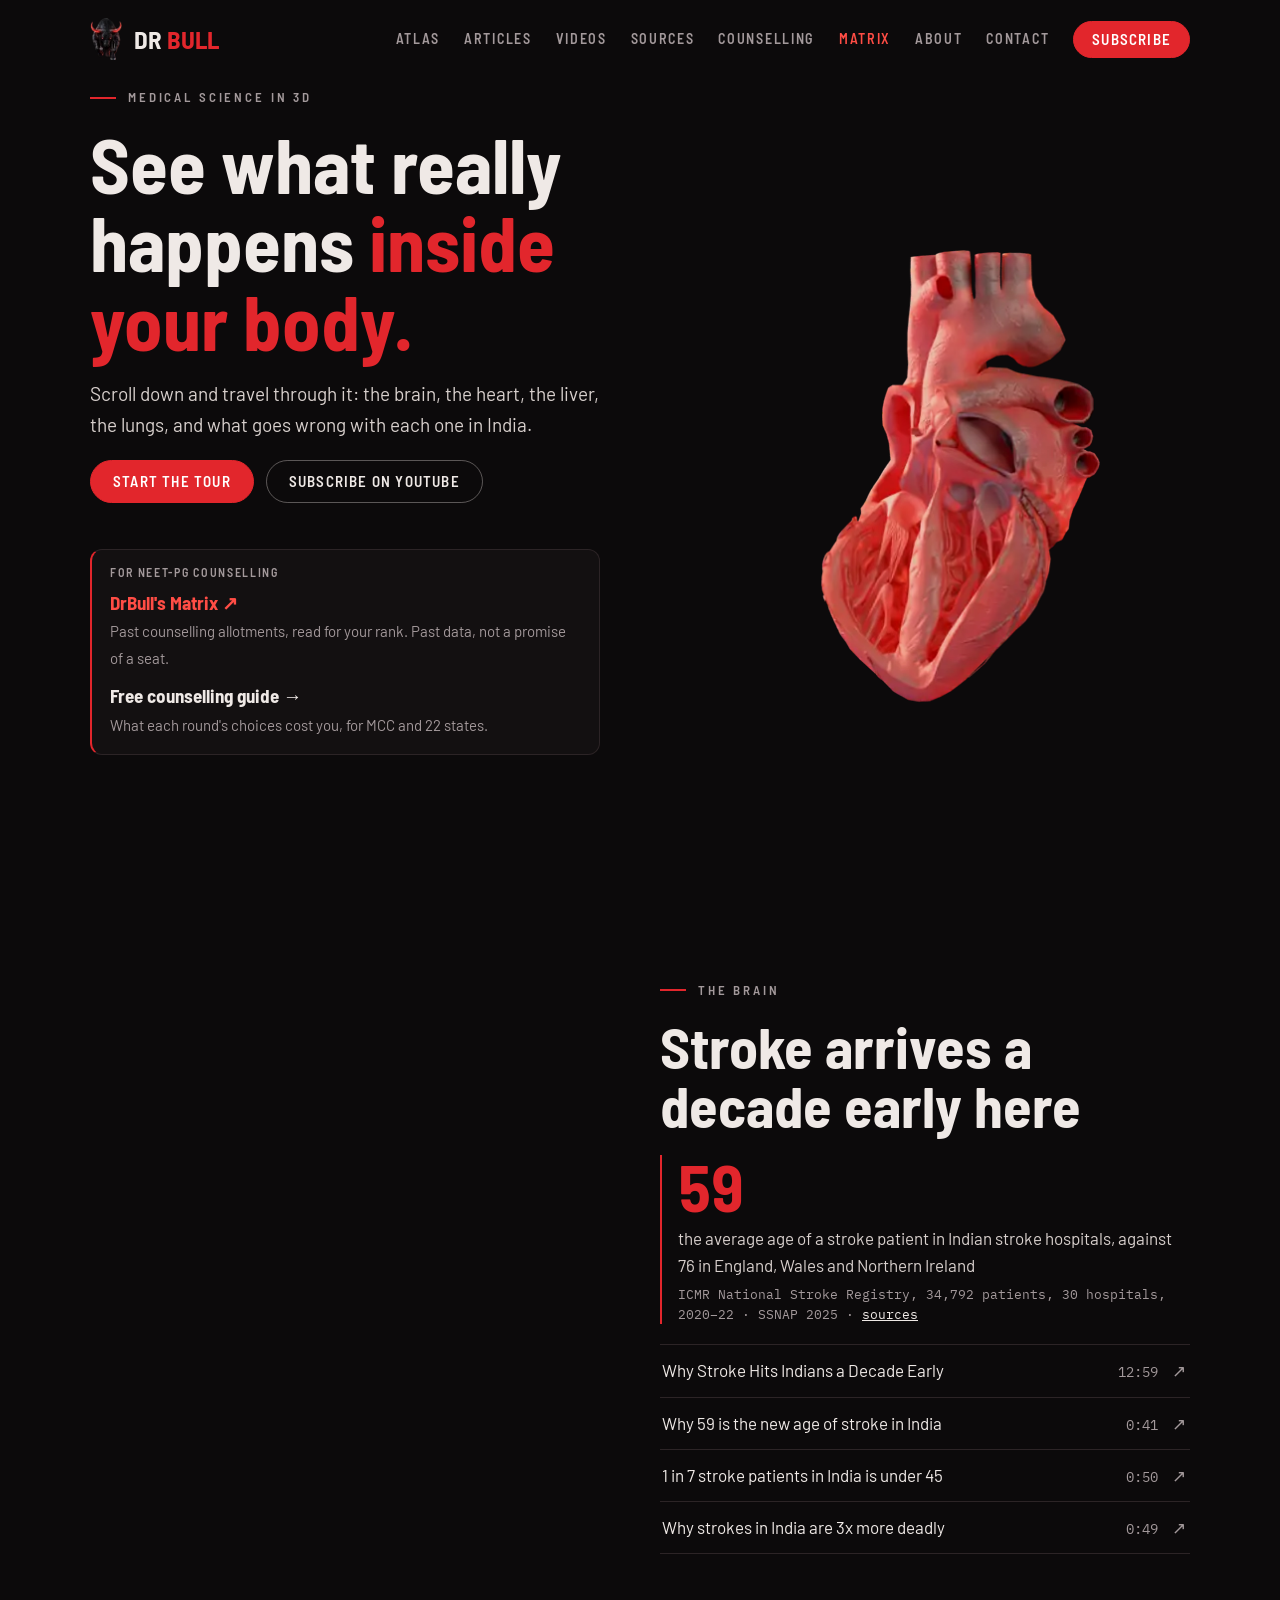
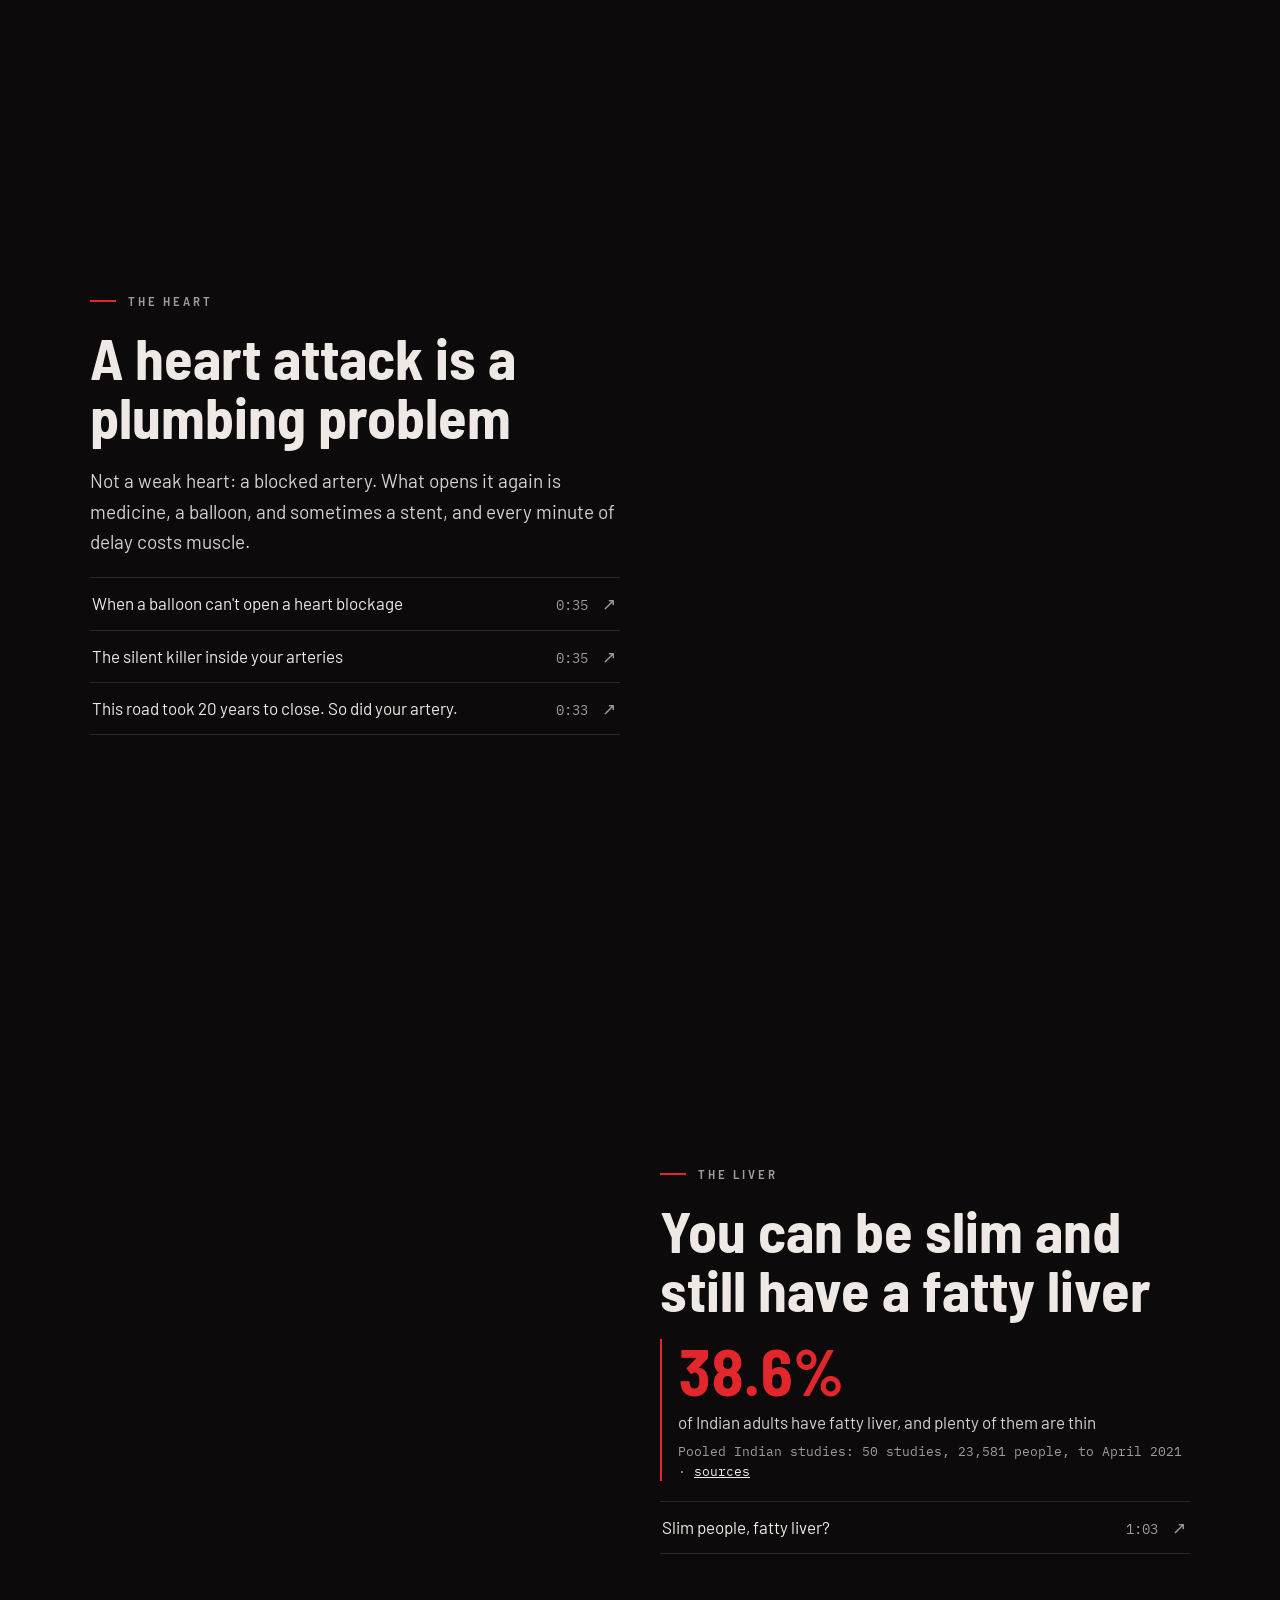
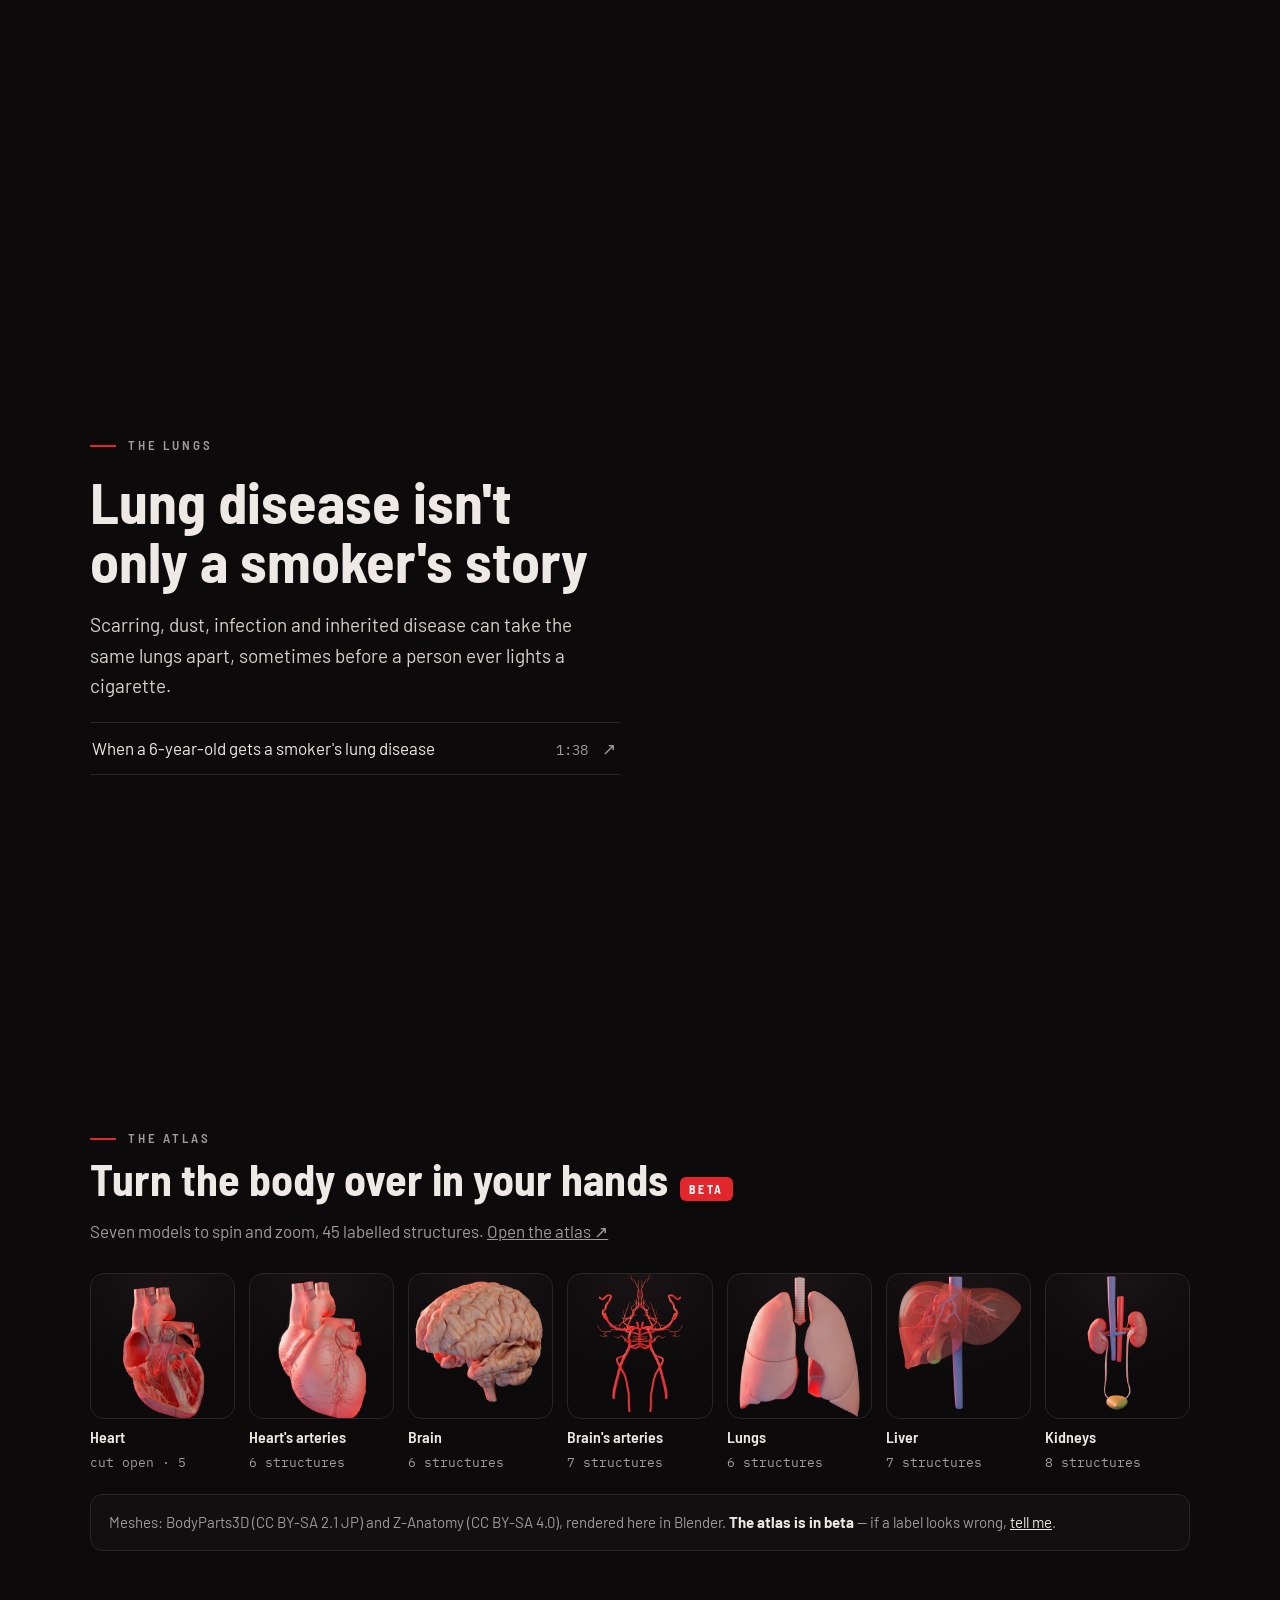
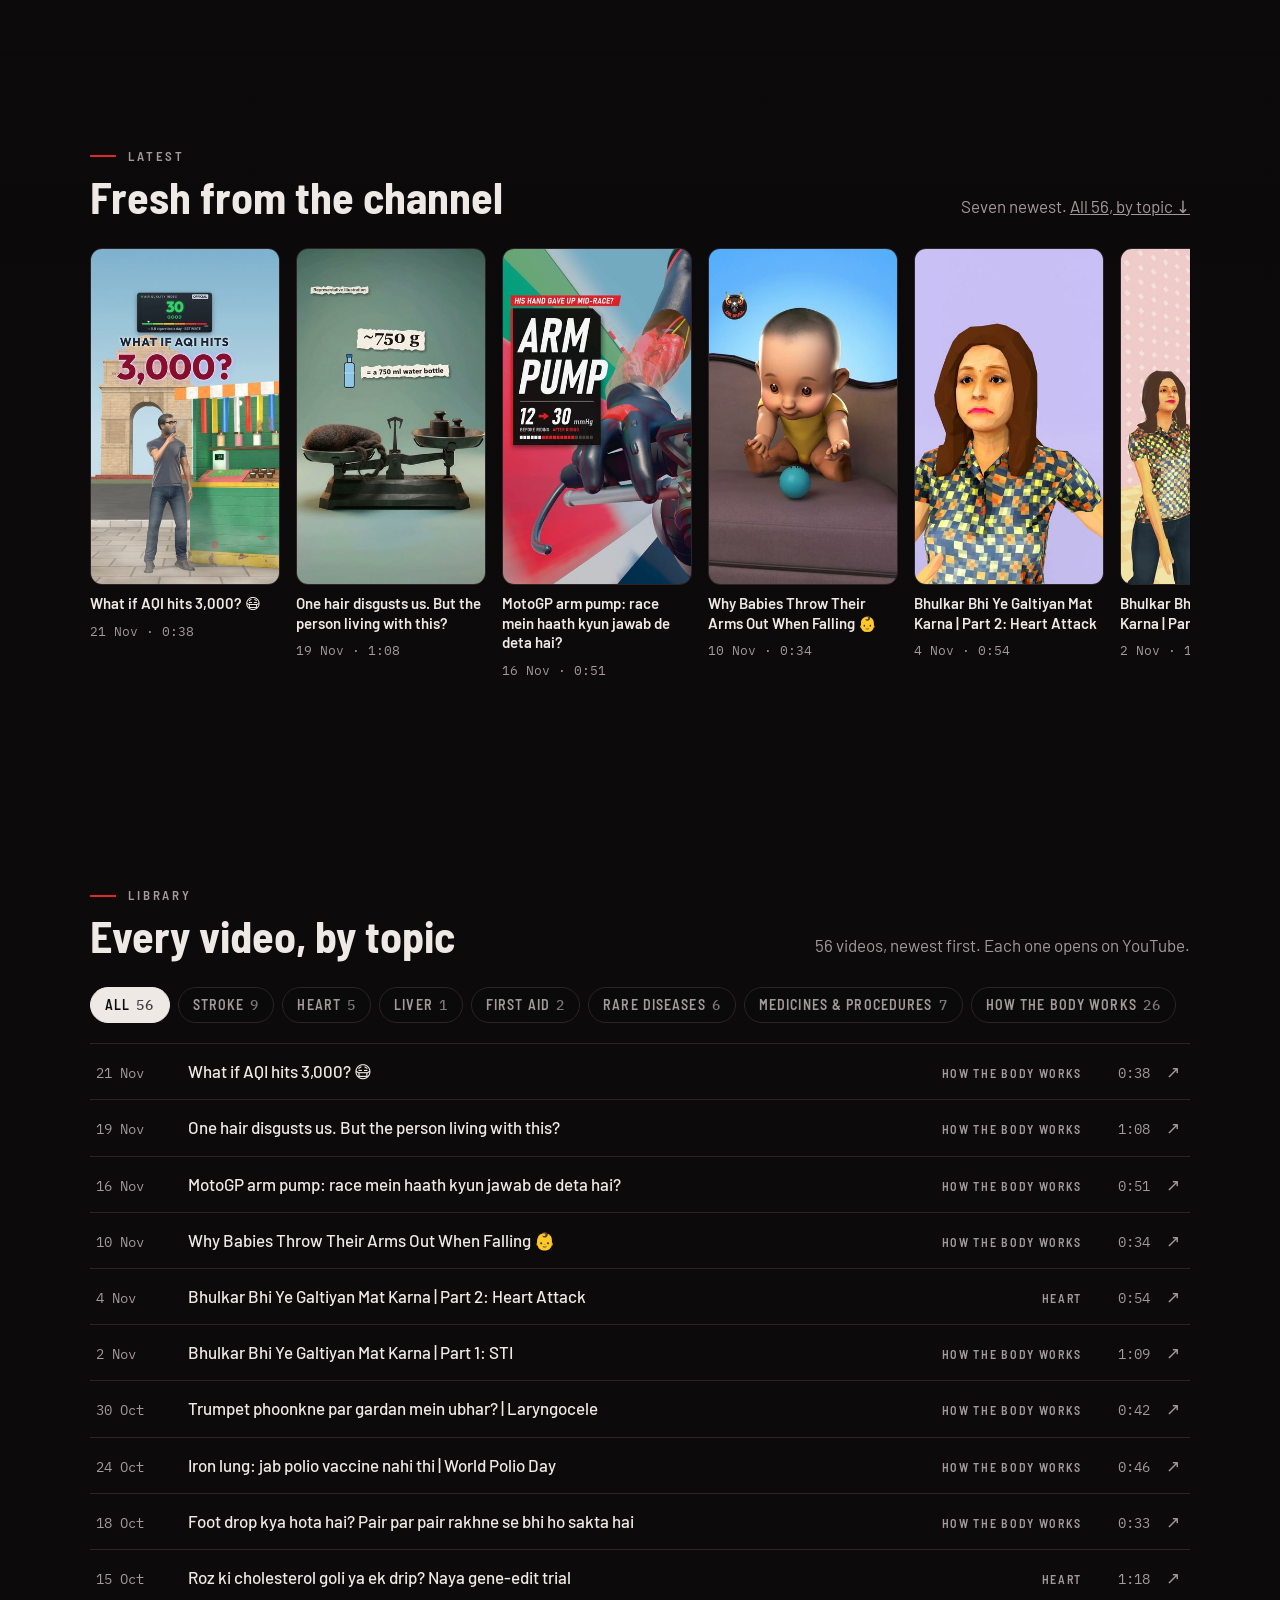
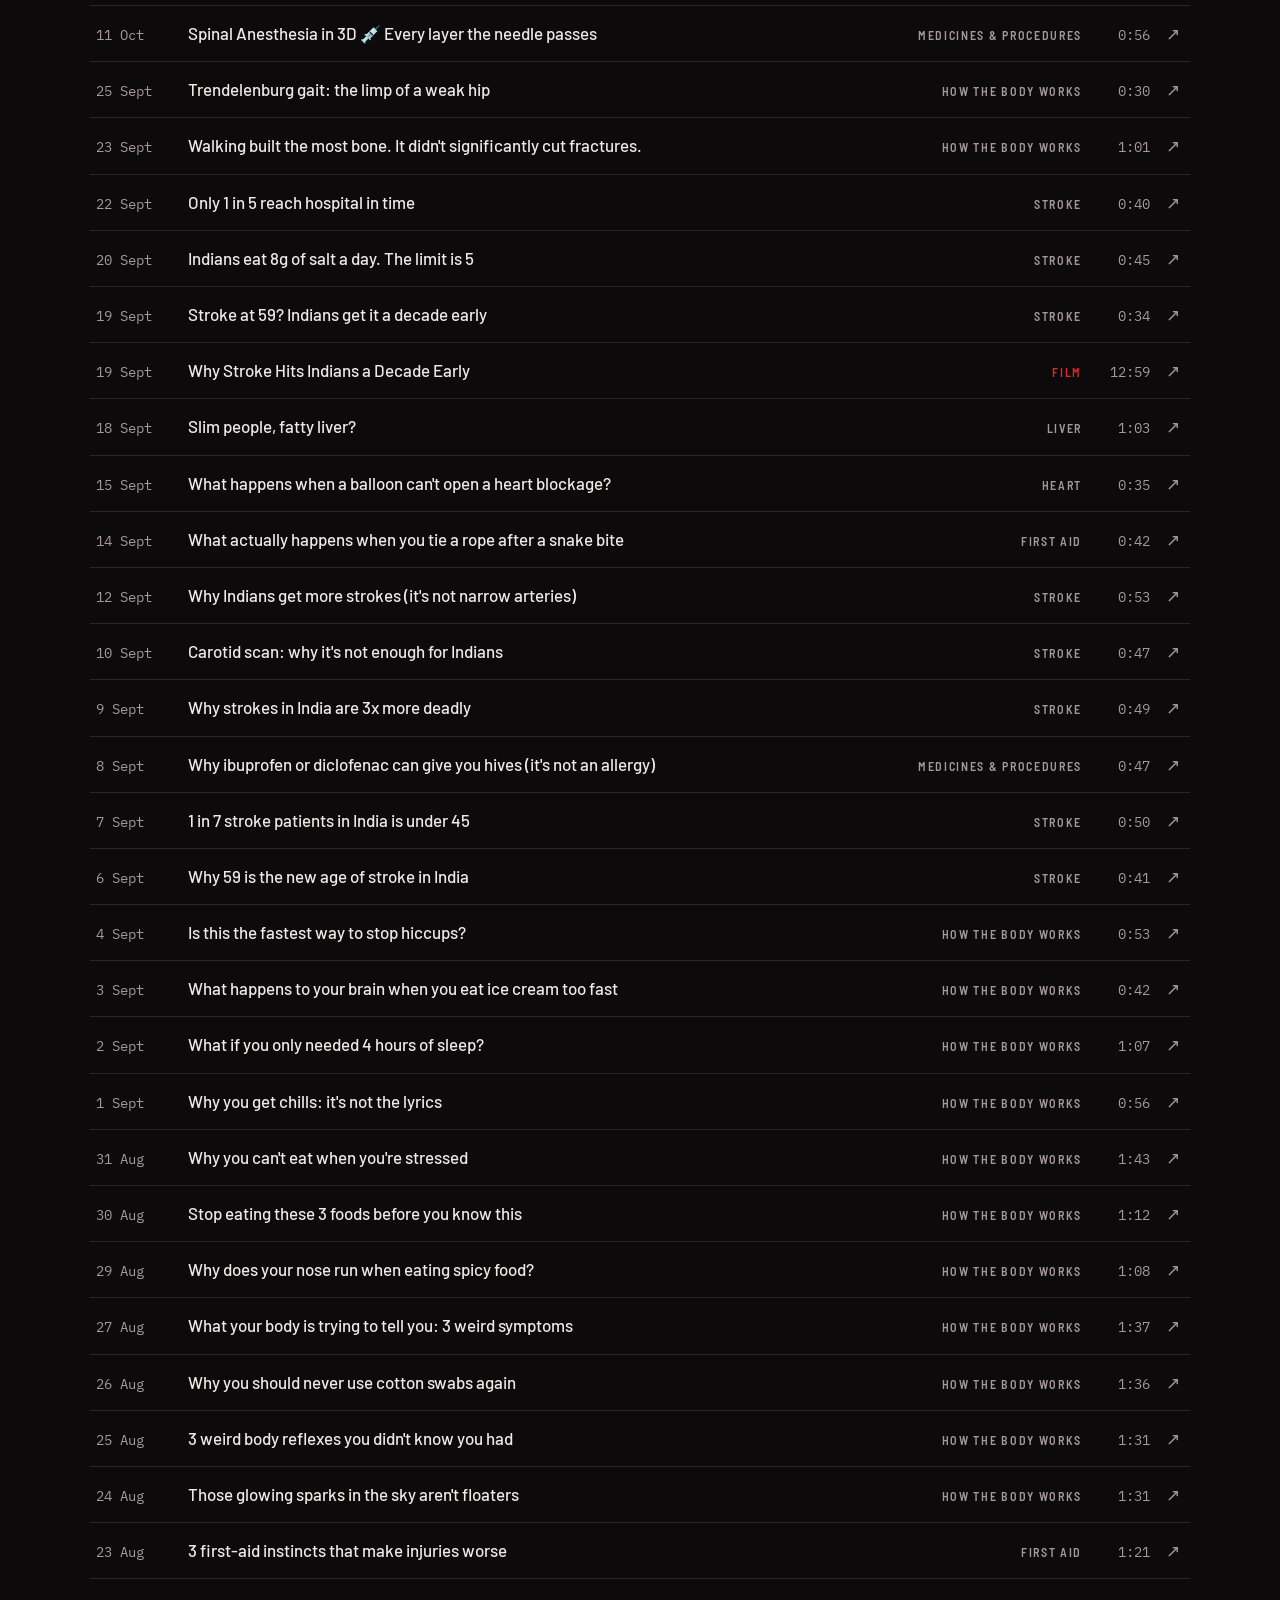
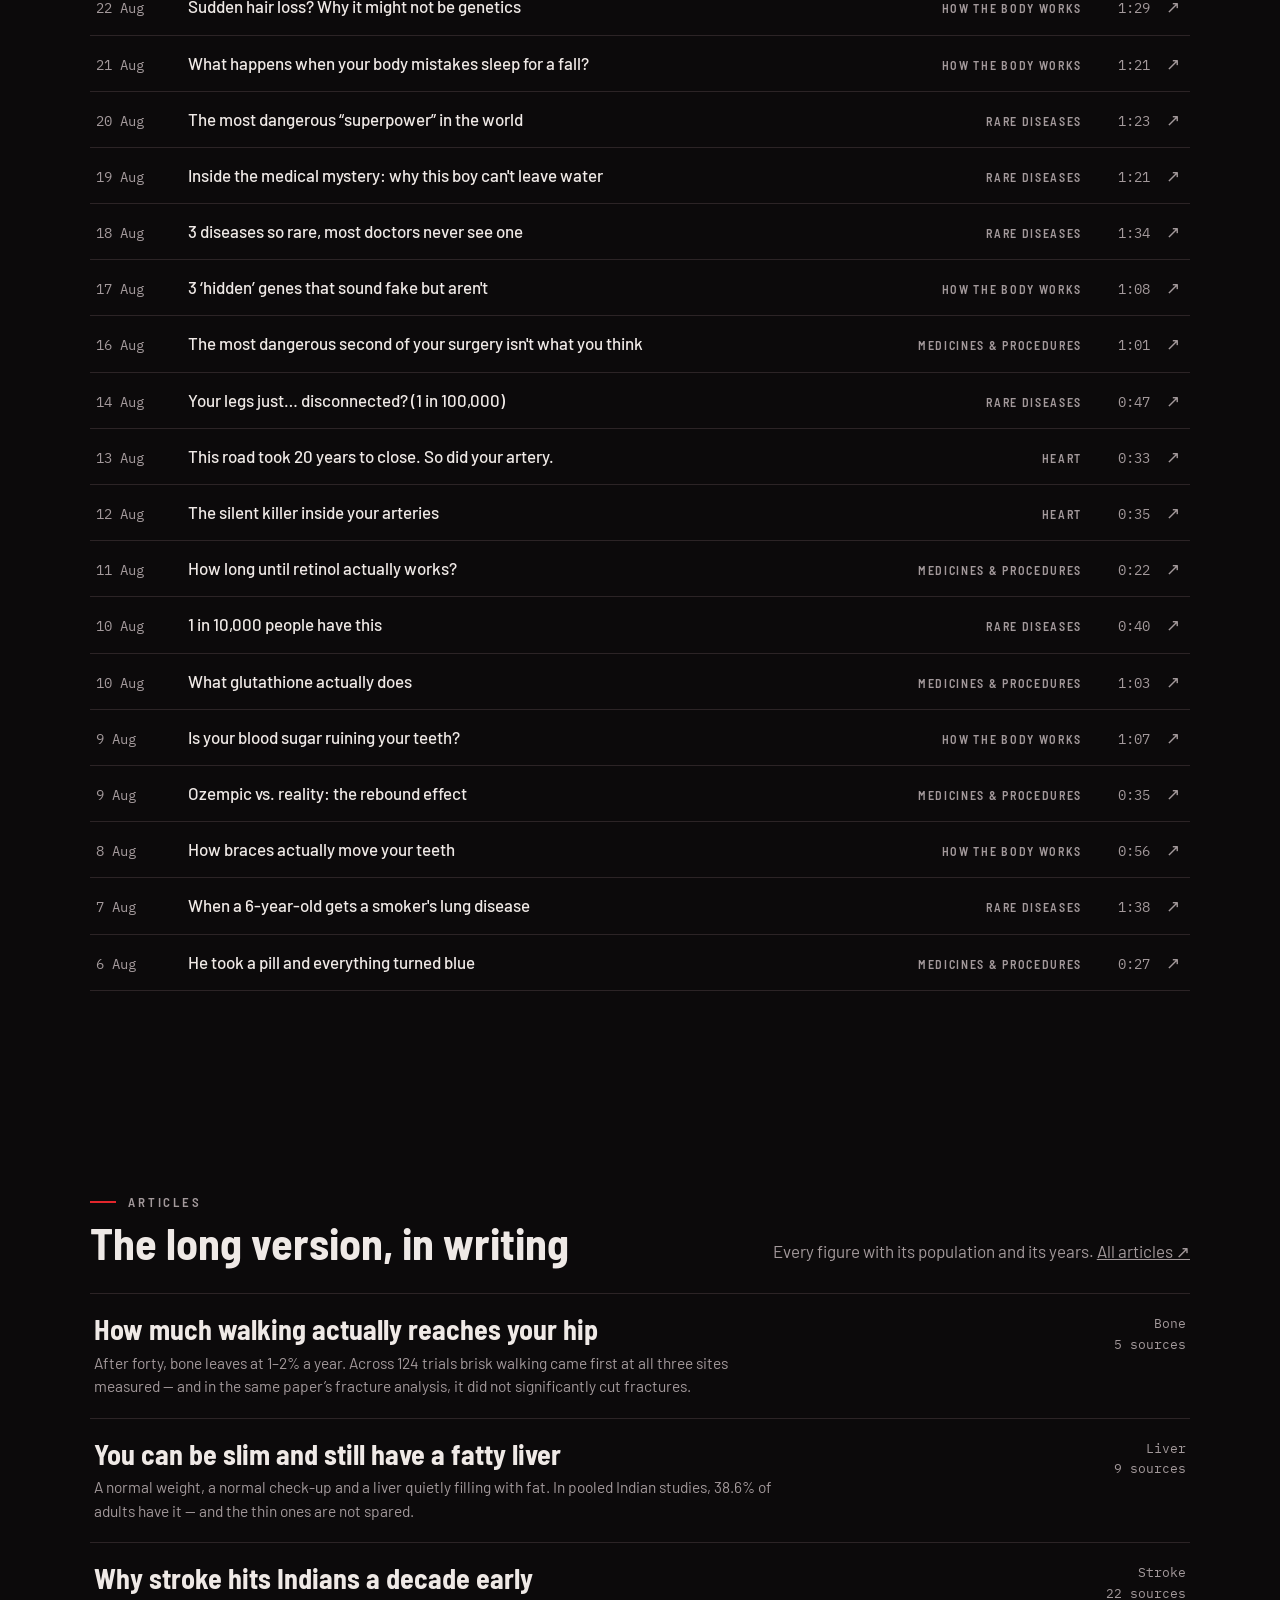
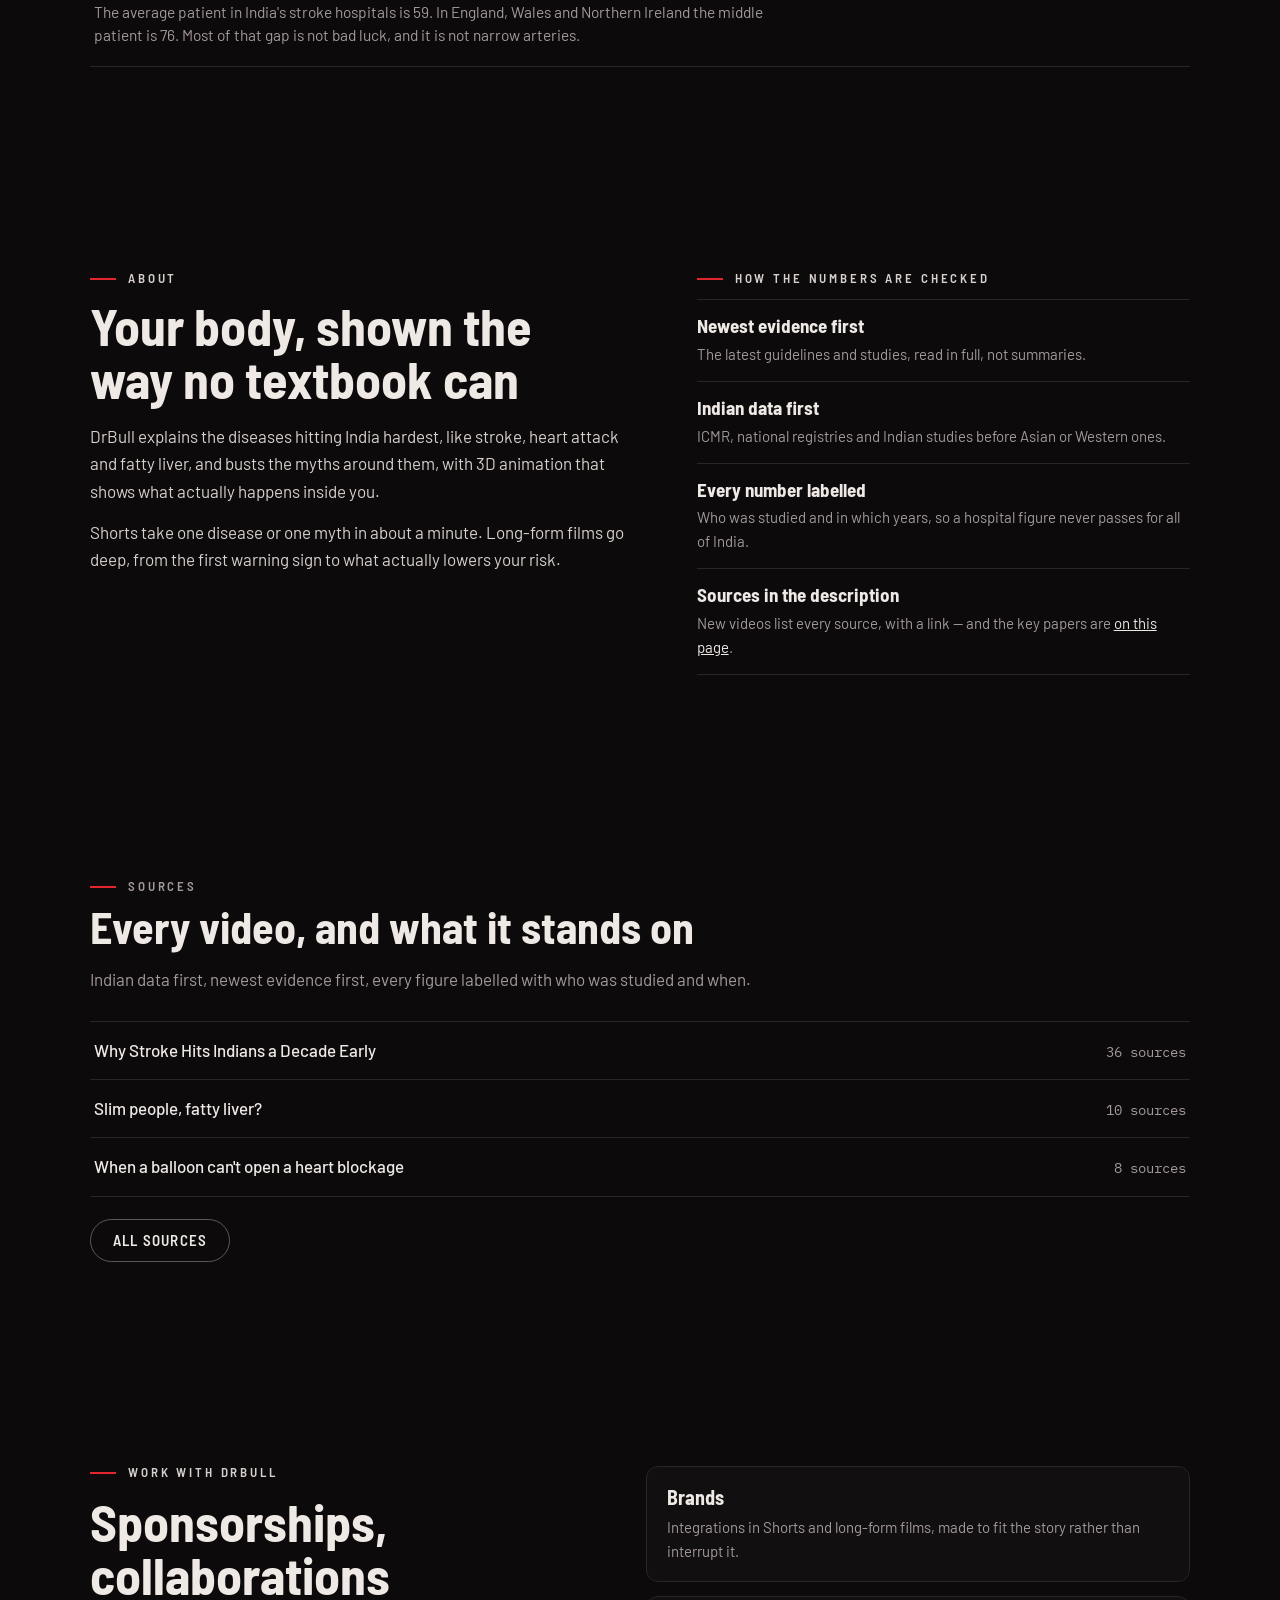
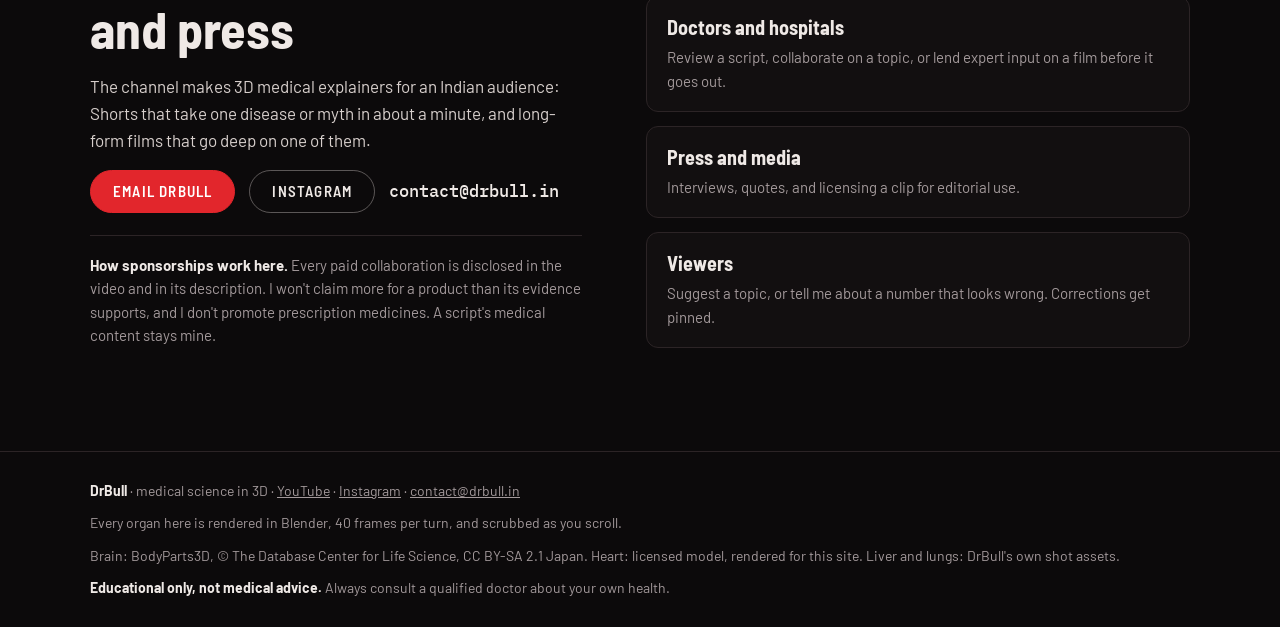
<file: index.html>
<!doctype html>
<html lang="en">
<head>
<meta charset="utf-8">
<meta name="viewport" content="width=device-width, initial-scale=1, viewport-fit=cover">
<title>DrBull &middot; Medical science in 3D</title>
<meta name="description" content="Stroke, heart attack, fatty liver and first aid, animated in 3D and explained with Indian data first.">
<link rel="canonical" href="https://drbull.in/">
<link rel="icon" type="image/png" sizes="64x64" href="assets/favicon.png">
<link rel="apple-touch-icon" href="assets/apple-touch-icon.png">
<meta name="theme-color" content="#0c0a0b">
<meta property="og:type" content="website">
<meta property="og:site_name" content="DrBull">
<meta property="og:title" content="DrBull &middot; Medical science in 3D">
<meta property="og:description" content="Travel through the body: the brain, the heart, the liver, the lungs, and what goes wrong with each one in India.">
<meta property="og:url" content="https://drbull.in/">
<meta property="og:image" content="https://drbull.in/assets/og.jpg">
<meta property="og:image:width" content="1200">
<meta property="og:image:height" content="630">
<meta name="twitter:card" content="summary_large_image">
<title>DrBull Body Scroll</title>
<style>
  :root {
    --ink: #0c0a0b; --smoke: #161213; --ash: #2c2426; --bone: #efe9e6; --dust: #a3999b;
    --horn: #e2262c; --ember: #ff4d45;
    --display: "Barlow Semi Condensed", Bahnschrift, "Arial Narrow", sans-serif;
    --body: Barlow, Bahnschrift, "Segoe UI", system-ui, sans-serif;
    --mono: "IBM Plex Mono", Consolas, "Courier New", monospace;
    color-scheme: dark;
  }
  * { box-sizing: border-box; }
  body { margin: 0; background: var(--ink); color: var(--bone); font: 400 17px/1.6 var(--body); overflow-x: hidden; }
  a { color: inherit; }
  a:focus-visible, button:focus-visible { outline: 2px solid var(--ember); outline-offset: 3px; border-radius: 4px; }
  img { max-width: 100%; display: block; }
  h1, h2, h3 { font-family: var(--display); font-weight: 700; line-height: 1.02; margin: 0; text-wrap: balance; }
  .wrap { max-width: 1180px; margin-inline: auto; padding-inline: clamp(16px, 4vw, 40px); }
  .eyebrow { font: 600 13px/1 var(--display); letter-spacing: .22em; text-transform: uppercase; color: var(--dust); display: flex; align-items: center; gap: 12px; margin: 0; }
  .eyebrow::before { content: ""; width: 26px; height: 2px; background: var(--horn); flex: none; }
  .btn { display: inline-flex; align-items: center; gap: 10px; padding: 13px 22px; border-radius: 999px; font: 600 15px/1 var(--display); letter-spacing: .08em; text-transform: uppercase; text-decoration: none; border: 1.5px solid var(--horn); transition: background .2s, border-color .2s; }
  .btn.solid { background: var(--horn); color: #fff; }
  .btn.solid:hover { background: var(--ember); border-color: var(--ember); }
  .btn.line { border-color: rgba(239,233,230,.35); }
  .btn.line:hover { border-color: var(--bone); }

  /* the 3D layer sits behind everything and never eats clicks */
  #stage { position: fixed; inset: 0; z-index: 0; pointer-events: none; opacity: 0; transition: opacity 1.2s ease; }
  #stage.on { opacity: 1; }
  .layer { position: relative; z-index: 1; }

  header.top { position: absolute; inset: 0 0 auto 0; z-index: 3; }
  header .wrap { display: flex; align-items: center; justify-content: space-between; gap: 16px; padding-block: 18px; }
  .brand { display: flex; align-items: center; gap: 12px; text-decoration: none; }
  .brand img { height: 42px; width: auto; }
  .word { font: 700 25px/1 var(--display); }
  .word b { color: var(--horn); }
  nav.top-nav { display: flex; align-items: center; gap: 24px; font: 600 14px/1 var(--display); letter-spacing: .12em; text-transform: uppercase; }
  nav.top-nav a { text-decoration: none; color: var(--dust); }
  nav.top-nav a:hover { color: var(--bone); }
  nav.top-nav a.accent { color: var(--ember); }
  nav.top-nav a.accent:hover { color: var(--bone); }
  nav.top-nav .btn { color: #fff; padding: 10px 18px; }

  /* sections: the copy column sits opposite the organ */
  .scene { min-height: clamp(560px, 94vh, 940px); display: grid; align-items: center; }
  .scene > .wrap { display: grid; grid-template-columns: minmax(0, 1fr) minmax(0, 1fr); gap: 40px; }
  .scene.right > .wrap > .copy { grid-column: 1; }       /* organ on the right */
  .scene.left > .wrap > .copy { grid-column: 2; }        /* organ on the left */
  .copy { display: grid; gap: 20px; align-content: center; padding-block: 64px; }
  .hero h1 { font-size: clamp(42px, 6vw, 82px); }
  .hero h1 em { font-style: normal; color: var(--horn); }
  .lede { margin: 0; color: #d7cfcc; font-size: clamp(17px, 1.5vw, 19px); max-width: 32em; }
  .cta { display: flex; flex-wrap: wrap; gap: 12px; }
  .pgcard { margin-top: 26px; max-width: 30em; padding: 16px 18px; display: grid; gap: 12px; border: 1px solid var(--ash); border-left: 2px solid var(--horn); border-radius: 12px; background: rgba(22,18,19,.8); }
  .pgcard p { margin: 0; }
  .pgcard .k { font: 600 12px/1 var(--display); letter-spacing: .14em; text-transform: uppercase; color: var(--dust); }
  .pgcard a { font: 700 19px/1.25 var(--display); color: var(--bone); text-decoration: none; }
  .pgcard a.m { color: var(--ember); }
  .pgcard a:hover { color: var(--horn); }
  .pgcard .d { color: var(--dust); font-size: 15px; line-height: 1.45; }
  .scene h2 { font-size: clamp(34px, 4.6vw, 58px); }
  .fact { display: grid; gap: 6px; border-left: 2px solid var(--horn); padding-left: 16px; }
  .fact b { font: 700 clamp(40px, 5vw, 64px)/1 var(--display); color: var(--horn); font-variant-numeric: tabular-nums; }
  .fact span { color: #d7cfcc; }
  .fact small { color: var(--dust); font: 400 13px/1.5 var(--mono); }
  .fact small a, .method span a { color: var(--bone); }
  .vids { list-style: none; margin: 0; padding: 0; border-top: 1px solid var(--ash); max-width: 34em; }
  .vids a { display: grid; grid-template-columns: 1fr auto 16px; gap: 14px; align-items: baseline; padding: 12px 2px; border-bottom: 1px solid var(--ash); text-decoration: none; }
  .vids a:hover { background: rgba(22,18,19,.75); }
  .vids a:hover .arr { color: var(--horn); }
  .vids .len { color: var(--dust); font: 400 14px var(--mono); font-variant-numeric: tabular-nums; }
  .vids .arr { color: var(--dust); }

  /* reveal on scroll, from a visible resting state (never parked invisible) */
  .rise { opacity: 1; transform: none; }
  body.anim .rise { opacity: 0; transform: translateY(18px); transition: opacity .7s ease, transform .7s ease; }
  body.anim .rise.in { opacity: 1; transform: none; }

  .rail-block { padding-block: clamp(56px, 8vw, 96px); background: linear-gradient(180deg, transparent, rgba(12,10,11,.92) 18%, var(--ink)); }
  .rail { display: grid; grid-auto-flow: column; grid-auto-columns: clamp(150px, 17vw, 190px); gap: 16px; overflow-x: auto; scroll-snap-type: x mandatory; padding-bottom: 12px; }
  .short { scroll-snap-align: start; text-decoration: none; display: grid; gap: 9px; align-content: start; }
  .short .pic { aspect-ratio: 9/16; border-radius: 12px; overflow: hidden; border: 1px solid var(--ash); background: var(--smoke); }
  .short .pic img { width: 100%; height: 100%; object-fit: cover; }
  .short .ttl { font-weight: 600; font-size: 15px; line-height: 1.3; }
  .short .meta { color: var(--dust); font: 400 13px var(--mono); }
  .head2 { display: flex; flex-wrap: wrap; justify-content: space-between; align-items: end; gap: 16px; margin-bottom: 28px; }
  .head2 h2 { font-size: clamp(30px, 3.6vw, 44px); margin-top: 12px; }
  .head2 p { margin: 0; color: var(--dust); }

  footer { border-top: 1px solid var(--ash); background: var(--ink); }
  footer .wrap { display: grid; gap: 10px; padding-block: 28px; color: var(--dust); font-size: 14px; }
  footer b { color: var(--bone); }

  /* ---------- library + about ---------- */
  section.block { padding-block: clamp(56px, 8vw, 104px); }
  .chips { display: flex; flex-wrap: wrap; gap: 8px; margin-bottom: 20px; }
  .chip { font: 600 14px/1 var(--display); letter-spacing: .08em; text-transform: uppercase; padding: 10px 14px; border-radius: 999px; border: 1px solid var(--ash); background: rgba(12,10,11,.6); color: var(--dust); cursor: pointer; }
  .chip:hover { color: var(--bone); border-color: #4a3e41; }
  .chip[aria-pressed="true"] { background: var(--bone); color: var(--ink); border-color: var(--bone); }
  .chip .n { font-family: var(--mono); font-weight: 500; margin-left: 6px; opacity: .75; }
  .lib { list-style: none; margin: 0; padding: 0; border-top: 1px solid var(--ash); }
  .lib a { display: grid; grid-template-columns: 76px minmax(0, 1fr) auto 52px 18px; gap: 16px; align-items: baseline; padding: 14px 6px; border-bottom: 1px solid var(--ash); text-decoration: none; }
  .lib a:hover { background: rgba(22,18,19,.8); }
  .lib a:hover .arr { color: var(--horn); }
  .lib .d, .lib .len { color: var(--dust); font: 400 14px var(--mono); font-variant-numeric: tabular-nums; }
  .lib .len { text-align: right; }
  .lib .ttl { font-weight: 500; }
  .lib .kind { font: 600 12px/1 var(--display); letter-spacing: .14em; text-transform: uppercase; color: var(--dust); white-space: nowrap; }
  .lib .kind.film { color: var(--horn); }
  .lib .arr { color: var(--dust); transition: color .2s; }
  .about { display: grid; grid-template-columns: minmax(0, 1.1fr) minmax(0, 1fr); gap: clamp(28px, 5vw, 64px); }
  .about h2 { font-size: clamp(32px, 4.2vw, 52px); margin-block: 14px 18px; }
  .about p { margin: 0 0 14px; color: #d7cfcc; max-width: 36em; }
  .method { list-style: none; margin: 14px 0 0; padding: 0; border-top: 1px solid var(--ash); }
  .method li { padding: 15px 0; border-bottom: 1px solid var(--ash); display: grid; gap: 4px; }
  .method b { font: 700 19px/1.2 var(--display); }
  .method span { color: var(--dust); font-size: 15px; }

  /* ---------- atlas + articles ---------- */
  .beta { display: inline-block; vertical-align: 16%; margin-left: 12px; padding: 6px 9px; border-radius: 6px;
          background: var(--horn); color: #fff; font: 700 12px/1 var(--display); letter-spacing: .2em; text-transform: uppercase; }
  .organs { display: grid; grid-template-columns: repeat(auto-fit, minmax(122px, 1fr)); gap: 14px; }
  .organs a { text-decoration: none; display: grid; gap: 9px; align-content: start; }
  .organs .pic { aspect-ratio: 1; border-radius: 14px; overflow: hidden; border: 1px solid var(--ash);
                 background: radial-gradient(120% 100% at 50% 0%, #1a1416 0%, #0c0a0b 70%); transition: border-color .2s; }
  .organs a:hover .pic { border-color: var(--horn); }
  .organs .pic img { width: 100%; height: 100%; object-fit: contain; }
  .organs .nm { font: 600 16px/1.1 var(--display); }
  .organs .ct { color: var(--dust); font: 400 12.5px var(--mono); }

  .reads { list-style: none; margin: 0; padding: 0; border-top: 1px solid var(--ash); }
  .reads li { border-bottom: 1px solid var(--ash); }
  .reads a { display: grid; grid-template-columns: minmax(0, 1fr) auto; gap: 6px 22px; padding: 20px 4px; text-decoration: none; align-items: start; }
  .reads a:hover { background: rgba(22,18,19,.8); }
  .reads a:hover .t { color: var(--horn); }
  .reads .t { font: 700 clamp(21px, 2.4vw, 28px)/1.1 var(--display); transition: color .2s; }
  .reads .d { grid-column: 1; color: var(--dust); font-size: 15.5px; line-height: 1.5; max-width: 44em; }
  .reads .n { grid-column: 2; grid-row: 1 / span 2; color: var(--dust); font: 400 13px/1.6 var(--mono); text-align: right; white-space: nowrap; }

  /* ---------- work with us ---------- */
  .work { display: grid; grid-template-columns: minmax(0, .95fr) minmax(0, 1.05fr); gap: clamp(28px, 5vw, 64px); align-items: start; }
  .work h2 { font-size: clamp(32px, 4.2vw, 52px); margin-block: 14px 18px; }
  .work p { margin: 0 0 16px; color: #d7cfcc; max-width: 34em; }
  .offers { list-style: none; margin: 0; padding: 0; display: grid; gap: 14px; }
  .offers li { border: 1px solid var(--ash); border-radius: 12px; background: rgba(22,18,19,.72); padding: 18px 20px; display: grid; gap: 6px; }
  .offers b { font: 700 20px/1.2 var(--display); }
  .offers span { color: var(--dust); font-size: 15px; }
  .mailrow { display: flex; flex-wrap: wrap; align-items: center; gap: 14px; margin-top: 4px; }
  .mailrow .addr { font: 500 17px/1 var(--mono); color: var(--bone); word-break: break-all; }
  .rules { margin-top: 22px; padding-top: 18px; border-top: 1px solid var(--ash); color: var(--dust); font-size: 15px; line-height: 1.55; }
  .rules b { color: var(--bone); }

  /* ---------- sources ---------- */
  .srcwrap { display: grid; gap: 34px; }
  .srcgroup h3 { font: 700 clamp(22px, 2.4vw, 28px)/1.1 var(--display); margin-bottom: 4px; }
  .srcgroup > p { margin: 0 0 12px; color: var(--dust); font-size: 15px; }
  .cites { list-style: none; margin: 0; padding: 0; border-top: 1px solid var(--ash); }
  .cites li { border-bottom: 1px solid var(--ash); }
  .cites a { display: grid; gap: 3px; padding: 13px 4px; text-decoration: none; }
  .cites a:hover { background: rgba(22,18,19,.8); }
  .cites a:hover .ref { color: var(--horn); }
  .cites .t { font-weight: 500; line-height: 1.35; }
  .cites .ref { color: var(--dust); font: 400 13px/1.4 var(--mono); transition: color .2s; }
  .srcnote { margin: 0; padding: 16px 18px; border: 1px solid var(--ash); border-radius: 12px; background: rgba(22,18,19,.72); color: var(--dust); font-size: 15px; line-height: 1.55; }
  .srcnote b { color: var(--bone); }
  .srcnote a { color: var(--bone); }

  .vidlist { list-style: none; margin: 0; padding: 0; border-top: 1px solid var(--ash); }
  .vidlist li { border-bottom: 1px solid var(--ash); }
  .vidlist a { display: grid; grid-template-columns: minmax(0, 1fr) auto; gap: 14px; align-items: baseline; padding: 15px 4px; text-decoration: none; }
  .vidlist a:hover { background: rgba(22,18,19,.8); }
  .vidlist .t { font-weight: 500; }
  .vidlist .n { color: var(--dust); font: 400 14px var(--mono); white-space: nowrap; }

  @media (max-width: 860px) {
    .scene > .wrap { grid-template-columns: 1fr; }
    .scene.left > .wrap > .copy, .scene.right > .wrap > .copy { grid-column: 1; }
    .copy { padding-block: 88px; }
    header .wrap { flex-wrap: wrap; row-gap: 10px; }
    nav.top-nav { order: 3; width: 100%; gap: 18px; font-size: 13px; overflow-x: auto; padding-bottom: 2px;
                  scrollbar-width: none; }
    nav.top-nav::-webkit-scrollbar { display: none; }
    nav.top-nav a { white-space: nowrap; }
    nav.top-nav .btn { order: -1; }
    .hero .wrap { padding-top: 132px; }
    .scene { min-height: clamp(520px, 88vh, 820px); }
    .about, .work { grid-template-columns: 1fr; }
    .lib a { grid-template-columns: 1fr auto; gap: 4px 12px; }
    .lib .d { grid-column: 1; grid-row: 1; }
    .lib .ttl { grid-column: 1 / -1; grid-row: 2; }
    .lib .kind { grid-column: 2; grid-row: 1; justify-self: end; }
    .lib .len, .lib .arr { display: none; }
    .organs { gap: 10px; }
    .organs .nm { font-size: 15px; }
    .reads a { grid-template-columns: 1fr; }
    .reads .n { grid-column: 1; grid-row: 3; text-align: left; }
  }
  @media (prefers-reduced-motion: reduce) {
    body.anim .rise { opacity: 1; transform: none; transition: none; }
  }
</style>
<link rel="preconnect" href="https://fonts.googleapis.com">
<link rel="preconnect" href="https://fonts.gstatic.com" crossorigin>
<link rel="stylesheet" href="https://fonts.googleapis.com/css2?family=Barlow+Semi+Condensed:wght@500;600;700&family=Barlow:wght@400;500;600&family=IBM+Plex+Mono:wght@400;500&display=swap">

</head>
<body>
<canvas id="stage" aria-hidden="true"></canvas>

<div class="layer">
  <header class="top">
    <div class="wrap">
      <a class="brand" href="#top" aria-label="DrBull home">
        <img src="assets/bull_mark.webp" alt="" width="76" height="96">
        <span class="word">DR <b>BULL</b></span>
      </a>
      <nav class="top-nav" aria-label="Main">
        <a href="atlas/">Atlas</a>
        <a href="articles/">Articles</a>
        <a href="#library">Videos</a>
        <a href="#sources">Sources</a>
        <a href="counselling/">Counselling</a>
        <a class="accent" href="https://matrix.drbull.in">Matrix</a>
        <a href="#about">About</a>
        <a href="#contact">Contact</a>
        <a class="btn solid" href="https://www.youtube.com/@drbull2795?sub_confirmation=1" target="_blank" rel="noopener">Subscribe</a>
      </nav>
    </div>
  </header>

  <section class="scene right hero" id="top" data-organ="heart" data-spin="0.5">
    <div class="wrap">
      <div class="copy">
        <p class="eyebrow rise">Medical science in 3D</p>
        <h1 class="rise">See what really happens <em>inside your body.</em></h1>
        <p class="lede rise">Scroll down and travel through it: the brain, the heart, the liver, the lungs, and what goes wrong with each one in India.</p>
        <div class="cta rise">
          <a class="btn solid" href="#brain">Start the tour</a>
          <a class="btn line" href="https://www.youtube.com/@drbull2795?sub_confirmation=1" target="_blank" rel="noopener">Subscribe on YouTube</a>
        </div>
        <div class="pgcard rise">
          <p class="k">For NEET-PG counselling</p>
          <p><a class="m" href="https://matrix.drbull.in">DrBull's Matrix &#8599;</a><br><span class="d">Past counselling allotments, read for your rank. Past data, not a promise of a seat.</span></p>
          <p><a href="counselling/">Free counselling guide &rarr;</a><br><span class="d">What each round's choices cost you, for MCC and 22 states.</span></p>
        </div>
      </div>
    </div>
  </section>

  <section class="scene left" id="brain" data-organ="brain" data-spin="-0.45">
    <div class="wrap">
      <div class="copy">
        <p class="eyebrow rise">The brain</p>
        <h2 class="rise">Stroke arrives a decade early here</h2>
        <div class="fact rise">
          <b>59</b>
          <span>the average age of a stroke patient in Indian stroke hospitals, against 76 in England, Wales and Northern Ireland</span>
          <small>ICMR National Stroke Registry, 34,792 patients, 30 hospitals, 2020&ndash;22 &middot; SSNAP 2025 &middot; <a href="#sources">sources</a></small>
        </div>
        <ul class="vids rise"></ul>
      </div>
    </div>
  </section>

  <section class="scene right" id="heart" data-organ="heart" data-spin="0.5">
    <div class="wrap">
      <div class="copy">
        <p class="eyebrow rise">The heart</p>
        <h2 class="rise">A heart attack is a plumbing problem</h2>
        <p class="lede rise">Not a weak heart: a blocked artery. What opens it again is medicine, a balloon, and sometimes a stent, and every minute of delay costs muscle.</p>
        <ul class="vids rise"></ul>
      </div>
    </div>
  </section>

  <section class="scene left" id="liver" data-organ="liver" data-spin="-0.4">
    <div class="wrap">
      <div class="copy">
        <p class="eyebrow rise">The liver</p>
        <h2 class="rise">You can be slim and still have a fatty liver</h2>
        <div class="fact rise">
          <b>38.6%</b>
          <span>of Indian adults have fatty liver, and plenty of them are thin</span>
          <small>Pooled Indian studies: 50 studies, 23,581 people, to April 2021 &middot; <a href="#sources">sources</a></small>
        </div>
        <ul class="vids rise"></ul>
      </div>
    </div>
  </section>

  <section class="scene right" id="lungs" data-organ="lungs" data-spin="0.42">
    <div class="wrap">
      <div class="copy">
        <p class="eyebrow rise">The lungs</p>
        <h2 class="rise">Lung disease isn't only a smoker's story</h2>
        <p class="lede rise">Scarring, dust, infection and inherited disease can take the same lungs apart, sometimes before a person ever lights a cigarette.</p>
        <ul class="vids rise"></ul>
      </div>
    </div>
  </section>

  <section class="block" id="atlas">
    <div class="wrap">
      <div class="head2">
        <div>
          <p class="eyebrow">The atlas</p>
          <h2>Turn the body over in your hands<span class="beta">Beta</span></h2>
        </div>
        <p>Seven models to spin and zoom, 45 labelled structures. <a href="atlas/">Open the atlas &#8599;</a></p>
      </div>
      <div class="organs">
        <a href="atlas/#heart"><span class="pic"><img src="atlas/assets/thumb_heart.webp" alt="" width="420" height="420" loading="lazy"></span><span class="nm">Heart</span><span class="ct">cut open &middot; 5</span></a>
        <a href="atlas/#coronary"><span class="pic"><img src="atlas/assets/thumb_coronary.webp" alt="" width="420" height="420" loading="lazy"></span><span class="nm">Heart's arteries</span><span class="ct">6 structures</span></a>
        <a href="atlas/#brain"><span class="pic"><img src="atlas/assets/thumb_brain.webp" alt="" width="420" height="420" loading="lazy"></span><span class="nm">Brain</span><span class="ct">6 structures</span></a>
        <a href="atlas/#arteries"><span class="pic"><img src="atlas/assets/thumb_arteries.webp" alt="" width="420" height="420" loading="lazy"></span><span class="nm">Brain's arteries</span><span class="ct">7 structures</span></a>
        <a href="atlas/#lungs"><span class="pic"><img src="atlas/assets/thumb_lungs.webp" alt="" width="420" height="420" loading="lazy"></span><span class="nm">Lungs</span><span class="ct">6 structures</span></a>
        <a href="atlas/#liver"><span class="pic"><img src="atlas/assets/thumb_liver.webp" alt="" width="420" height="420" loading="lazy"></span><span class="nm">Liver</span><span class="ct">7 structures</span></a>
        <a href="atlas/#kidneys"><span class="pic"><img src="atlas/assets/thumb_kidneys.webp" alt="" width="420" height="420" loading="lazy"></span><span class="nm">Kidneys</span><span class="ct">8 structures</span></a>
      </div>
      <p class="srcnote" style="margin-top:24px">Meshes: BodyParts3D (CC BY-SA 2.1 JP) and Z-Anatomy
        (CC BY-SA 4.0), rendered here in Blender. <b>The atlas is in beta</b> &mdash; if a label looks
        wrong, <a href="mailto:contact@drbull.in?subject=DrBull%20atlas%20correction">tell me</a>.</p>
    </div>
  </section>

  <section class="rail-block" id="latest">
    <div class="wrap">
      <div class="head2">
        <div>
          <p class="eyebrow">Latest</p>
          <h2>Fresh from the channel</h2>
        </div>
        <p>Seven newest. <a href="#library">All <span id="allcount">45</span>, by topic ↓</a></p>
      </div>
      <div class="rail" id="rail"></div>
    </div>
  </section>

  <section class="block" id="library">
    <div class="wrap">
      <div class="head2">
        <div>
          <p class="eyebrow">Library</p>
          <h2>Every video, by topic</h2>
        </div>
        <p id="libcount"></p>
      </div>
      <div class="chips" id="chips" role="group" aria-label="Filter by topic"></div>
      <ul class="lib" id="lib"></ul>
    </div>
  </section>

  <section class="block" id="articles">
    <div class="wrap">
      <div class="head2">
        <div>
          <p class="eyebrow">Articles</p>
          <h2>The long version, in writing</h2>
        </div>
        <p>Every figure with its population and its years. <a href="articles/">All articles &#8599;</a></p>
      </div>
      <ul class="reads">
        <li><a href="articles/how-much-walking-for-bone/">
          <span class="t">How much walking actually reaches your hip</span>
          <span class="d">After forty, bone leaves at 1&ndash;2% a year. Across 124 trials brisk walking came first at all three sites measured &mdash; and in the same paper&#8217;s fracture analysis, it did not significantly cut fractures.</span>
          <span class="n">Bone<br>5 sources</span></a></li>
        <li><a href="articles/slim-and-fatty-liver/">
          <span class="t">You can be slim and still have a fatty liver</span>
          <span class="d">A normal weight, a normal check-up and a liver quietly filling with fat. In pooled Indian studies, 38.6% of adults have it &mdash; and the thin ones are not spared.</span>
          <span class="n">Liver<br>9 sources</span></a></li>
        <li><a href="articles/stroke-a-decade-early/">
          <span class="t">Why stroke hits Indians a decade early</span>
          <span class="d">The average patient in India's stroke hospitals is 59. In England, Wales and Northern Ireland the middle patient is 76. Most of that gap is not bad luck, and it is not narrow arteries.</span>
          <span class="n">Stroke<br>22 sources</span></a></li>
      </ul>
    </div>
  </section>

  <section class="block" id="about">
    <div class="wrap about">
      <div>
        <p class="eyebrow">About</p>
        <h2>Your body, shown the way no textbook can</h2>
        <p>DrBull explains the diseases hitting India hardest, like stroke, heart attack and fatty liver, and busts the myths around them, with 3D animation that shows what actually happens inside you.</p>
        <p>Shorts take one disease or one myth in about a minute. Long-form films go deep, from the first warning sign to what actually lowers your risk.</p>
      </div>
      <div>
        <p class="eyebrow">How the numbers are checked</p>
        <ul class="method">
          <li><b>Newest evidence first</b><span>The latest guidelines and studies, read in full, not summaries.</span></li>
          <li><b>Indian data first</b><span>ICMR, national registries and Indian studies before Asian or Western ones.</span></li>
          <li><b>Every number labelled</b><span>Who was studied and in which years, so a hospital figure never passes for all of India.</span></li>
          <li><b>Sources in the description</b><span>New videos list every source, with a link — and the key papers are <a href="#sources">on this page</a>.</span></li>
        </ul>
      </div>
    </div>
  </section>

  <section class="block" id="sources">
    <div class="wrap">
      <div class="head2">
        <div>
          <p class="eyebrow">Sources</p>
          <h2>Every video, and what it stands on</h2>
        </div>
        <p>Indian data first, newest evidence first, every figure labelled with who was studied and when.</p>
      </div>
      <ul class="vidlist">
        <li><a href="sources/#film"><span class="t">Why Stroke Hits Indians a Decade Early</span><span class="n">36 sources</span></a></li>
        <li><a href="sources/"><span class="t">Slim people, fatty liver?</span><span class="n">10 sources</span></a></li>
        <li><a href="sources/"><span class="t">When a balloon can't open a heart blockage</span><span class="n">8 sources</span></a></li>
      </ul>
      <div class="cta" style="margin-top:22px"><a class="btn line" href="sources/">All sources</a></div>
    </div>
  </section>

  <section class="block" id="contact">
    <div class="wrap work">
      <div>
        <p class="eyebrow">Work with DrBull</p>
        <h2>Sponsorships, collaborations and press</h2>
        <p>The channel makes 3D medical explainers for an Indian audience: Shorts that take one disease or myth in about a minute, and long-form films that go deep on one of them.</p>
        <div class="mailrow">
          <a class="btn solid" href="mailto:contact@drbull.in?subject=DrBull%20%E2%80%94%20enquiry">Email DrBull</a>
          <a class="btn line" href="https://www.instagram.com/drbull2795/" target="_blank" rel="noopener">Instagram</a>
          <span class="addr">contact@drbull.in</span>
        </div>
        <div class="rules">
          <b>How sponsorships work here.</b> Every paid collaboration is disclosed in the video and in its description. I won't claim more for a product than its evidence supports, and I don't promote prescription medicines. A script's medical content stays mine.
        </div>
      </div>
      <ul class="offers">
        <li><b>Brands</b><span>Integrations in Shorts and long-form films, made to fit the story rather than interrupt it.</span></li>
        <li><b>Doctors and hospitals</b><span>Review a script, collaborate on a topic, or lend expert input on a film before it goes out.</span></li>
        <li><b>Press and media</b><span>Interviews, quotes, and licensing a clip for editorial use.</span></li>
        <li><b>Viewers</b><span>Suggest a topic, or tell me about a number that looks wrong. Corrections get pinned.</span></li>
      </ul>
    </div>
  </section>

  <footer>
    <div class="wrap">
      <span><b>DrBull</b> &middot; medical science in 3D &middot; <a href="https://www.youtube.com/@drbull2795" target="_blank" rel="noopener">YouTube</a> &middot; <a href="https://www.instagram.com/drbull2795/" target="_blank" rel="noopener">Instagram</a> &middot; <a href="mailto:contact@drbull.in">contact@drbull.in</a></span>
      <span>Every organ here is rendered in Blender, 40 frames per turn, and scrubbed as you scroll.</span>
      <span>Brain: BodyParts3D, &copy; The Database Center for Life Science, CC BY-SA 2.1 Japan. Heart: licensed model, rendered for this site. Liver and lungs: DrBull's own shot assets.</span>
      <span><b>Educational only, not medical advice.</b> Always consult a qualified doctor about your own health.</span>
    </div>
  </footer>
</div>

<script>
  // ---------- content ----------
  const VIDS = {
    brain: [["ywkA5RLSwsE", "Why Stroke Hits Indians a Decade Early", "12:59", 1],
            ["ACyi0an3Hio", "Why 59 is the new age of stroke in India", "0:41"],
            ["WOaAObXTPLY", "1 in 7 stroke patients in India is under 45", "0:50"],
            ["LgqDSZiXRYc", "Why strokes in India are 3x more deadly", "0:49"]],
    heart: [["6ydHwERoIrk", "When a balloon can't open a heart blockage", "0:35"],
            ["KvtDXYgG0K8", "The silent killer inside your arteries", "0:35"],
            ["Zvj0MrGXjzo", "This road took 20 years to close. So did your artery.", "0:33"]],
    liver: [["Z5EjyxR95s8", "Slim people, fatty liver?", "1:03"]],
    lungs: [["wRpocbipLiI", "When a 6-year-old gets a smoker's lung disease", "1:38"]],
  };
  const RAIL = [["Y1iEZLKMArA", "What if AQI hits 3,000? 😷", "21 Nov", "0:38"],
                ["COTUamzSuQU", "One hair disgusts us. But the person living with this?", "19 Nov", "1:08"],
                ["PAApZOZjcRk", "MotoGP arm pump: race mein haath kyun jawab de deta hai?", "16 Nov", "0:51"],
                ["ohhzfJ8kRlk", "Why Babies Throw Their Arms Out When Falling 👶", "10 Nov", "0:34"],
                ["ayWH2A2cVIE", "Bhulkar Bhi Ye Galtiyan Mat Karna | Part 2: Heart Attack", "4 Nov", "0:54"],
                ["OzfUMSDeXCg", "Bhulkar Bhi Ye Galtiyan Mat Karna | Part 1: STI", "2 Nov", "1:09"],
                ["Jz0zU2VWWV8", "Trumpet phoonkne par gardan mein ubhar? | Laryngocele", "30 Oct", "0:42"]];
  const el = (t, c, x) => { const e = document.createElement(t); if (c) e.className = c; if (x != null) e.textContent = x; return e; };
  const link = (id, film) => { const a = el("a"); a.href = film ? "https://www.youtube.com/watch?v=" + id : "https://www.youtube.com/shorts/" + id; a.target = "_blank"; a.rel = "noopener"; return a; };

  for (const [organ, list] of Object.entries(VIDS)) {
    const ul = document.querySelector("#" + organ + " .vids");
    for (const [id, title, len, film] of list) {
      const a = link(id, film);
      a.append(el("span", null, title), el("span", "len", len), el("span", "arr", "↗"));
      const li = el("li"); li.append(a); ul.append(li);
    }
  }
  const rail = document.getElementById("rail");
  for (const [id, title, date, len] of RAIL) {
    const a = link(id); a.className = "short";
    const pic = el("div", "pic"); const img = el("img");
    img.src = "assets/t_" + id + ".jpg"; img.alt = ""; img.loading = "lazy"; img.width = 360; img.height = 640;
    pic.append(img);
    a.append(pic, el("span", "ttl", title), el("span", "meta", date + " · " + len));
    rail.append(a);
  }

  // reveal on scroll; everything stays visible if this never runs
  const reduce = matchMedia("(prefers-reduced-motion: reduce)").matches;
  if (!reduce) {
    document.body.classList.add("anim");
    const io = new IntersectionObserver((es) => {
      for (const e of es) if (e.isIntersecting) { e.target.classList.add("in"); io.unobserve(e.target); }
    }, { rootMargin: "0px 0px -12% 0px" });
    for (const r of document.querySelectorAll(".rise")) io.observe(r);
  }
</script>

<script>
  // The channel's public videos, read from vidIQ on 2026-09-19; the newer ones from each
  // video's own YouTube page (publish date in IST, length in seconds), 2026-09-25.
  // Titles cleaned of hashtags. [id, title, date, length, topic, long-form?]
  (function () {
    const VIDEOS = [
      ["Y1iEZLKMArA", "What if AQI hits 3,000? 😷", "2026-11-21", "0:38", "body"],
      ["COTUamzSuQU", "One hair disgusts us. But the person living with this?", "2026-11-19", "1:08", "body"],
      ["PAApZOZjcRk", "MotoGP arm pump: race mein haath kyun jawab de deta hai?", "2026-11-16", "0:51", "body"],
      ["ohhzfJ8kRlk", "Why Babies Throw Their Arms Out When Falling 👶", "2026-11-10", "0:34", "body"],
      ["ayWH2A2cVIE", "Bhulkar Bhi Ye Galtiyan Mat Karna | Part 2: Heart Attack", "2026-11-04", "0:54", "heart"],
      ["OzfUMSDeXCg", "Bhulkar Bhi Ye Galtiyan Mat Karna | Part 1: STI", "2026-11-02", "1:09", "body"],
      ["Jz0zU2VWWV8", "Trumpet phoonkne par gardan mein ubhar? | Laryngocele", "2026-10-30", "0:42", "body"],
      ["HNAXtOwDzHc", "Iron lung: jab polio vaccine nahi thi | World Polio Day", "2026-10-24", "0:46", "body"],
      ["YAnX-E1Xpu0", "Foot drop kya hota hai? Pair par pair rakhne se bhi ho sakta hai", "2026-10-18", "0:33", "body"],
      ["prvDm_X420I", "Roz ki cholesterol goli ya ek drip? Naya gene-edit trial", "2026-10-15", "1:18", "heart"],
      ["LDWQSzKXW5E", "Spinal Anesthesia in 3D 💉 Every layer the needle passes", "2026-10-11", "0:56", "meds"],
      ["yeavI7MUoEk", "Trendelenburg gait: the limp of a weak hip", "2026-09-25", "0:30", "body"],
      ["E9nnMc5C-sM", "Walking built the most bone. It didn't significantly cut fractures.", "2026-09-23", "1:01", "body"],
      ["vh31vJ62XMA", "Only 1 in 5 reach hospital in time", "2026-09-22", "0:40", "stroke"],
      ["YoedkJ9ye88", "Indians eat 8g of salt a day. The limit is 5", "2026-09-20", "0:45", "stroke"],
      ["HKGRPVyKIHw", "Stroke at 59? Indians get it a decade early", "2026-09-19", "0:34", "stroke"],
      ["ywkA5RLSwsE", "Why Stroke Hits Indians a Decade Early", "2026-09-19", "12:59", "stroke", true],
      ["Z5EjyxR95s8", "Slim people, fatty liver?", "2026-09-18", "1:03", "liver"],
      ["6ydHwERoIrk", "What happens when a balloon can't open a heart blockage?", "2026-09-15", "0:35", "heart"],
      ["qYbIB6W6OM0", "What actually happens when you tie a rope after a snake bite", "2026-09-14", "0:42", "firstaid"],
      ["SOARLhErMqw", "Why Indians get more strokes (it's not narrow arteries)", "2026-09-12", "0:53", "stroke"],
      ["rIMckxiNIlo", "Carotid scan: why it's not enough for Indians", "2026-09-10", "0:47", "stroke"],
      ["LgqDSZiXRYc", "Why strokes in India are 3x more deadly", "2026-09-09", "0:49", "stroke"],
      ["9EuCkWK0biE", "Why ibuprofen or diclofenac can give you hives (it's not an allergy)", "2026-09-08", "0:47", "meds"],
      ["WOaAObXTPLY", "1 in 7 stroke patients in India is under 45", "2026-09-07", "0:50", "stroke"],
      ["ACyi0an3Hio", "Why 59 is the new age of stroke in India", "2026-09-06", "0:41", "stroke"],
      ["1jtmWFU-CeQ", "Is this the fastest way to stop hiccups?", "2026-09-04", "0:53", "body"],
      ["N9uOdJyIjiA", "What happens to your brain when you eat ice cream too fast", "2026-09-03", "0:42", "body"],
      ["jrRo9x9c7Bc", "What if you only needed 4 hours of sleep?", "2026-09-02", "1:07", "body"],
      ["hrFi3lD19ms", "Why you get chills: it's not the lyrics", "2026-09-01", "0:56", "body"],
      ["_UDIdgMwXSA", "Why you can't eat when you're stressed", "2026-08-31", "1:43", "body"],
      ["rNdtUJ1vuQk", "Stop eating these 3 foods before you know this", "2026-08-30", "1:12", "body"],
      ["ipFs1WX8WcM", "Why does your nose run when eating spicy food?", "2026-08-29", "1:08", "body"],
      ["SHUG4WkzQ-U", "What your body is trying to tell you: 3 weird symptoms", "2026-08-27", "1:37", "body"],
      ["WIVQNvGkUHs", "Why you should never use cotton swabs again", "2026-08-26", "1:36", "body"],
      ["9444T0Q1uD0", "3 weird body reflexes you didn't know you had", "2026-08-25", "1:31", "body"],
      ["yeYweSmubns", "Those glowing sparks in the sky aren't floaters", "2026-08-24", "1:31", "body"],
      ["2vLJizmg0JI", "3 first-aid instincts that make injuries worse", "2026-08-23", "1:21", "firstaid"],
      ["fp_Jih24G00", "Sudden hair loss? Why it might not be genetics", "2026-08-22", "1:29", "body"],
      ["Ty7BsBW0BXU", "What happens when your body mistakes sleep for a fall?", "2026-08-21", "1:21", "body"],
      ["qo7bCP4c2Bk", "The most dangerous “superpower” in the world", "2026-08-20", "1:23", "rare"],
      ["mneuNKvEAQg", "Inside the medical mystery: why this boy can't leave water", "2026-08-19", "1:21", "rare"],
      ["HpZ2A58e_qk", "3 diseases so rare, most doctors never see one", "2026-08-18", "1:34", "rare"],
      ["W3GerkZ1Vz0", "3 ‘hidden’ genes that sound fake but aren't", "2026-08-17", "1:08", "body"],
      ["FGA8PHX0vHk", "The most dangerous second of your surgery isn't what you think", "2026-08-16", "1:01", "meds"],
      ["epUMHoPVNPI", "Your legs just… disconnected? (1 in 100,000)", "2026-08-14", "0:47", "rare"],
      ["Zvj0MrGXjzo", "This road took 20 years to close. So did your artery.", "2026-08-13", "0:33", "heart"],
      ["KvtDXYgG0K8", "The silent killer inside your arteries", "2026-08-12", "0:35", "heart"],
      ["CidseLRjR_s", "How long until retinol actually works?", "2026-08-11", "0:22", "meds"],
      ["nol0w8JkHN4", "1 in 10,000 people have this", "2026-08-10", "0:40", "rare"],
      ["u5ZJdsVdBUY", "What glutathione actually does", "2026-08-10", "1:03", "meds"],
      ["dw4cFBNLPDk", "Is your blood sugar ruining your teeth?", "2026-08-09", "1:07", "body"],
      ["W9ZbfquHC2w", "Ozempic vs. reality: the rebound effect", "2026-08-09", "0:35", "meds"],
      ["DAiemAjJKQY", "How braces actually move your teeth", "2026-08-08", "0:56", "body"],
      ["wRpocbipLiI", "When a 6-year-old gets a smoker's lung disease", "2026-08-07", "1:38", "rare"],
      ["PGNgs_AE2no", "He took a pill and everything turned blue", "2026-08-06", "0:27", "meds"],
    ];
    const TOPICS = [["all", "All"], ["stroke", "Stroke"], ["heart", "Heart"], ["liver", "Liver"],
                    ["firstaid", "First aid"], ["rare", "Rare diseases"], ["meds", "Medicines & procedures"],
                    ["body", "How the body works"]];
    const NAME = Object.fromEntries(TOPICS);
    const el = (t, c, x) => { const e = document.createElement(t); if (c) e.className = c; if (x != null) e.textContent = x; return e; };
    const fmt = (d) => new Date(d + "T12:00:00").toLocaleDateString("en-IN", { day: "numeric", month: "short" });
    const lib = document.getElementById("lib"), chips = document.getElementById("chips"), count = document.getElementById("libcount");
    document.getElementById("allcount").textContent = VIDEOS.length;
    let current = "all";

    function render() {
      lib.replaceChildren();
      const list = VIDEOS.filter((v) => current === "all" || v[4] === current);
      for (const v of list) {
        const a = el("a");
        a.href = v[5] ? "https://www.youtube.com/watch?v=" + v[0] : "https://www.youtube.com/shorts/" + v[0];
        a.target = "_blank"; a.rel = "noopener";
        a.append(el("span", "d", fmt(v[2])), el("span", "ttl", v[1]),
                 el("span", "kind" + (v[5] ? " film" : ""), v[5] ? "Film" : NAME[v[4]]),
                 el("span", "len", v[3]), el("span", "arr", "↗"));
        const li = el("li"); li.append(a); lib.append(li);
      }
      count.textContent = list.length + (list.length === 1 ? " video" : " videos") +
        (current === "all" ? ", newest first. Each one opens on YouTube." : " on " + NAME[current].toLowerCase() + ".");
      for (const c of chips.children) c.setAttribute("aria-pressed", String(c.dataset.t === current));
    }
    for (const [key, label] of TOPICS) {
      const n = key === "all" ? VIDEOS.length : VIDEOS.filter((v) => v[4] === key).length;
      const b = el("button", "chip", label);
      b.type = "button"; b.id = "chip-" + key; b.dataset.t = key;
      b.append(el("span", "n", String(n)));
      b.addEventListener("click", () => { current = key; render(); });
      chips.append(b);
    }
    render();
  })();
</script>

<script>
  // ---------- the organs ----------
  // Pre-rendered in Blender (Cycles, 40 frames each) and scrubbed by scroll, so the
  // site carries the channel's own render look -- and the purchased heart, whose
  // licence allows rendering but not handing the mesh to visitors.
  (function () {
    const FRAMES = 40, COLS = 8, TILE = 512;   // one sprite sheet per organ, 8 x 5 tiles
    const canvas = document.getElementById("stage");
    const ctx = canvas.getContext("2d", { alpha: true });
    const scenes = [...document.querySelectorAll(".scene")];
    const reduce = matchMedia("(prefers-reduced-motion: reduce)").matches;
    const organs = {};
    let shown = false;

    for (const s of scenes) {
      const name = s.dataset.organ;
      if (!organs[name]) organs[name] = { sheet: null, started: false, alpha: 0, frame: 0 };
    }

    function load(name) {
      const o = organs[name];
      if (o.started) return;
      o.started = true;
      const img = new Image();
      img.decoding = "async";
      img.src = "assets/organ_" + name + ".webp";
      img.onload = () => {
        o.sheet = img;
        if (!shown) { canvas.classList.add("on"); shown = true; }
        draw();
      };
    }

    function size() {
      const dpr = Math.min(devicePixelRatio || 1, 2);
      canvas.width = Math.round(innerWidth * dpr);
      canvas.height = Math.round(innerHeight * dpr);
      canvas.style.width = innerWidth + "px";
      canvas.style.height = innerHeight + "px";
      ctx.setTransform(dpr, 0, 0, dpr, 0, 0);
    }
    addEventListener("resize", () => { size(); draw(); }, { passive: true });
    size();

    function measure() {
      const vh = innerHeight, wide = innerWidth > 860;
      const out = [];
      for (const s of scenes) {
        const r = s.getBoundingClientRect();
        const mid = r.top + r.height / 2;
        const dist = Math.abs(mid - vh / 2);
        if (dist < vh * 2.2) load(s.dataset.organ);   // fetch a screen ahead, so nothing pops in
        const presence = Math.max(0, 1 - dist / (vh * 0.62));
        if (presence <= 0) continue;
        // how far we are through this section drives which frame shows
        const t = Math.min(1, Math.max(0, (vh - r.top) / (vh + r.height)));
        const dir = parseFloat(s.dataset.spin || "0.4") >= 0 ? 1 : -1;
        const side = s.classList.contains("left") ? -1 : 1;
        out.push({ name: s.dataset.organ, presence, t, dir, side, wide });
      }
      return out;
    }

    let queued = false;
    function draw() {
      queued = false;
      const vis = measure();
      ctx.clearRect(0, 0, innerWidth, innerHeight);
      const want = {};
      for (const v of vis) want[v.name] = Math.max(want[v.name] || 0, v.presence);
      let easing = false;
      for (const [name, o] of Object.entries(organs)) {
        const target = want[name] || 0;
        o.alpha += (target - o.alpha) * (reduce ? 1 : 0.3);
        if (Math.abs(target - o.alpha) > 0.008) easing = true;
        else o.alpha = target;
        if (o.alpha < 0.012) continue;
        const v = vis.find((x) => x.name === name);
        if (!v) continue;
        const idx = (Math.round(v.t * (FRAMES - 1) * 1.6 * v.dir) % FRAMES + FRAMES) % FRAMES;
        o.frame = idx;
        if (!o.sheet) continue;
        const sx = (idx % COLS) * TILE, sy = Math.floor(idx / COLS) * TILE;
        let box = v.wide ? Math.min(innerHeight * 0.66, innerWidth * 0.40)
                         : Math.min(innerWidth * 0.86, innerHeight * 0.44);
        box *= 0.9 + 0.1 * Math.min(1, o.alpha);
        const cx = v.wide ? innerWidth / 2 + v.side * innerWidth * 0.245 : innerWidth / 2;
        const cy = innerHeight / 2 + (v.wide ? 0 : -innerHeight * 0.12);
        ctx.globalAlpha = Math.min(1, o.alpha) * (v.wide ? 1 : 0.5);
        ctx.drawImage(o.sheet, sx, sy, TILE, TILE, cx - box / 2, cy - box / 2, box, box);
      }
      ctx.globalAlpha = 1;
      if (easing) tick();
    }
    function tick() { if (!queued) { queued = true; requestAnimationFrame(draw); } }

    addEventListener("scroll", tick, { passive: true });
    // first organ up front, the rest as they come near
    load(scenes[0].dataset.organ);
    draw();
  })();
</script>

<!-- Cloudflare Web Analytics: live host only, so local previews are not counted --><script>(function(){if(location.hostname!=="drbull.in")return;var s=document.createElement("script");s.type="module";s.src="https://static.cloudflareinsights.com/beacon.min.js";s.setAttribute("data-cf-beacon",'{"token": "c579460297cf46ffa20abdee29888928"}');document.head.appendChild(s);})();</script><!-- End Cloudflare Web Analytics -->
</body>
</html>
</file>
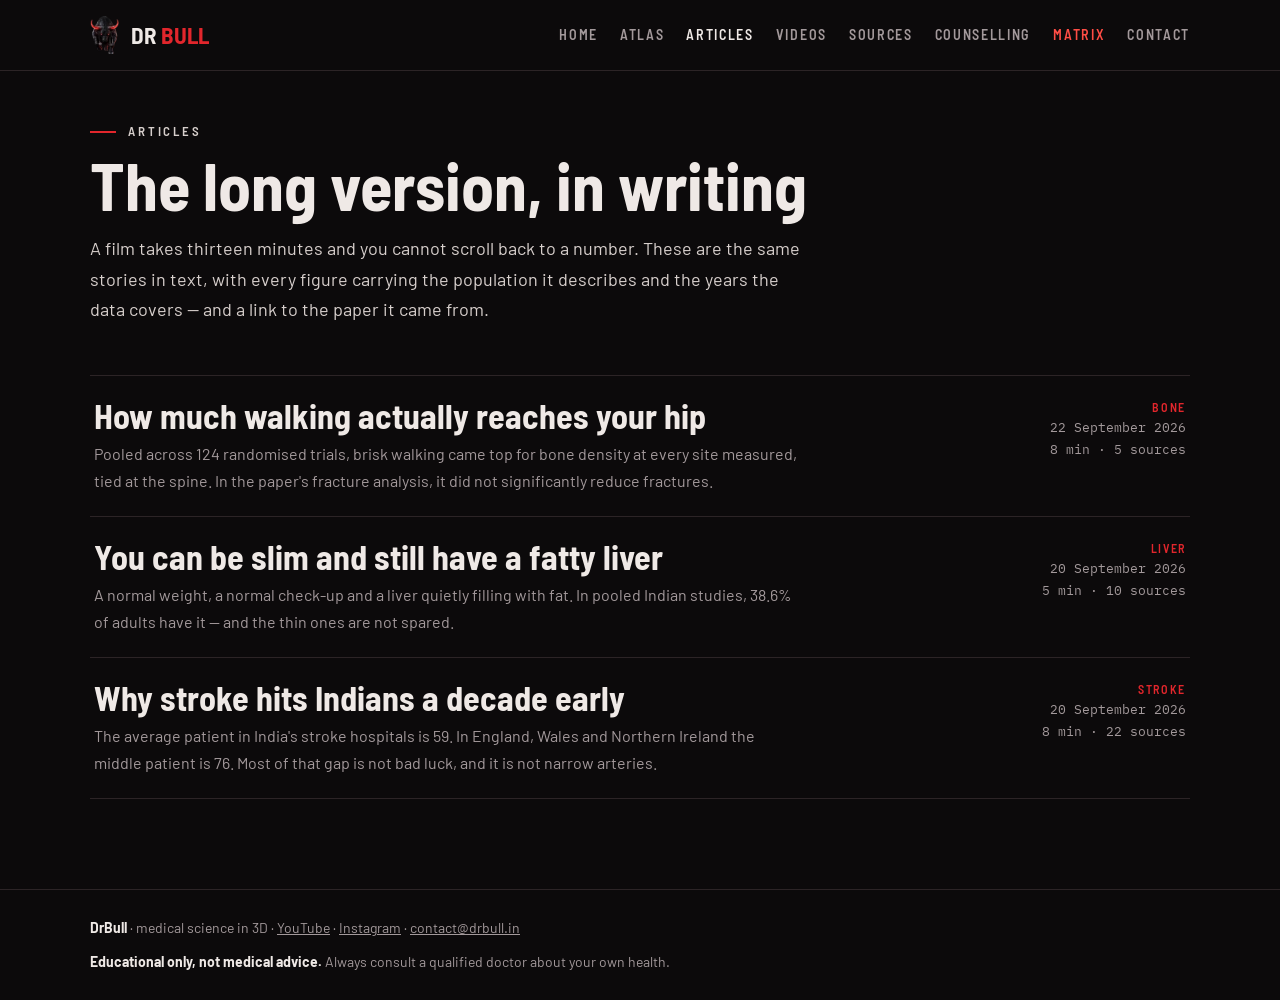
<file: articles/index.html>
<!doctype html>
<html lang="en">
<head>
<meta charset="utf-8">
<meta name="viewport" content="width=device-width, initial-scale=1, viewport-fit=cover">
<title>Articles &middot; DrBull</title>
<meta name="description" content="Long reads on the diseases hitting India hardest, with every figure sourced: stroke, fatty liver and what actually lowers the risk.">
<link rel="canonical" href="https://drbull.in/articles/">
<link rel="icon" type="image/png" sizes="64x64" href="../assets/favicon.png">
<link rel="apple-touch-icon" href="../assets/apple-touch-icon.png">
<meta name="theme-color" content="#0c0a0b">
<meta property="og:type" content="article">
<meta property="og:site_name" content="DrBull">
<meta property="og:title" content="Articles &middot; DrBull">
<meta property="og:description" content="Long reads on the diseases hitting India hardest, with every figure sourced: stroke, fatty liver and what actually lowers the risk.">
<meta property="og:url" content="https://drbull.in/articles/">
<meta property="og:image" content="https://drbull.in/assets/og.jpg">
<meta name="twitter:card" content="summary_large_image">
<link rel="preconnect" href="https://fonts.googleapis.com">
<link rel="preconnect" href="https://fonts.gstatic.com" crossorigin>
<link rel="stylesheet" href="https://fonts.googleapis.com/css2?family=Barlow+Semi+Condensed:wght@500;600;700&family=Barlow:wght@400;500;600&family=IBM+Plex+Mono:wght@400;500&display=swap">
<style>
  :root {
    --ink: #0c0a0b; --smoke: #161213; --ash: #2c2426; --bone: #efe9e6; --dust: #a3999b;
    --horn: #e2262c; --ember: #ff4d45;
    --display: "Barlow Semi Condensed", Bahnschrift, "Arial Narrow", sans-serif;
    --body: Barlow, Bahnschrift, "Segoe UI", system-ui, sans-serif;
    --mono: "IBM Plex Mono", Consolas, "Courier New", monospace;
    color-scheme: dark;
  }
  * { box-sizing: border-box; }
  body { margin: 0; background: var(--ink); color: var(--bone); font: 400 18px/1.7 var(--body); }
  a { color: inherit; }
  a:focus-visible, button:focus-visible { outline: 2px solid var(--ember); outline-offset: 3px; border-radius: 4px; }
  img { max-width: 100%; display: block; }
  h1, h2, h3 { font-family: var(--display); font-weight: 700; line-height: 1.05; margin: 0; text-wrap: balance; }
  .wrap { max-width: 1180px; margin-inline: auto; padding-inline: clamp(16px, 4vw, 40px); }
  .eyebrow { font: 600 13px/1 var(--display); letter-spacing: .22em; text-transform: uppercase; color: var(--dust); display: flex; align-items: center; gap: 12px; margin: 0; }
  .eyebrow::before { content: ""; width: 26px; height: 2px; background: var(--horn); flex: none; }

  header.top { border-bottom: 1px solid var(--ash); }
  header .wrap { display: flex; align-items: center; justify-content: space-between; gap: 16px; padding-block: 16px; flex-wrap: wrap; }
  .brand { display: flex; align-items: center; gap: 12px; text-decoration: none; }
  .brand img { height: 38px; width: auto; }
  .word { font: 700 23px/1 var(--display); }
  .word b { color: var(--horn); }
  nav.top-nav { display: flex; align-items: center; gap: 22px; font: 600 14px/1 var(--display); letter-spacing: .12em; text-transform: uppercase; }
  nav.top-nav a { text-decoration: none; color: var(--dust); }
  nav.top-nav a:hover, nav.top-nav a[aria-current] { color: var(--bone); }
  nav.top-nav a.accent { color: var(--ember); }
  nav.top-nav a.accent:hover { color: var(--bone); }

  /* ---------- the list ---------- */
  .intro { padding-block: clamp(30px, 5vw, 54px) 6px; }
  .intro h1 { font-size: clamp(36px, 5.4vw, 66px); margin-block: 12px 14px; }
  .intro p { margin: 0; color: #d7cfcc; max-width: 40em; }
  .list { list-style: none; margin: clamp(26px, 4vw, 44px) 0 clamp(50px, 8vw, 90px); padding: 0; border-top: 1px solid var(--ash); }
  .list li { border-bottom: 1px solid var(--ash); }
  .list a { display: grid; grid-template-columns: minmax(0, 1fr) auto; gap: 6px 22px; padding: 22px 4px; text-decoration: none; align-items: start; }
  .list a:hover { background: rgba(22,18,19,.8); }
  .list a:hover h2 { color: var(--horn); }
  .list h2 { font-size: clamp(24px, 3vw, 34px); transition: color .2s; }
  .list .dek { grid-column: 1; color: var(--dust); margin: 0; max-width: 44em; font-size: 16px; }
  .list .meta { grid-column: 2; grid-row: 1 / span 2; color: var(--dust); font: 400 13px/1.7 var(--mono); text-align: right; white-space: nowrap; }
  .list .meta b { display: block; color: var(--horn); font: 600 12px/1.6 var(--display); letter-spacing: .14em; text-transform: uppercase; }

  /* ---------- the article ---------- */
  article { padding-block: clamp(30px, 5vw, 56px) 0; }
  .head { max-width: 46rem; }
  .head h1 { font-size: clamp(34px, 5vw, 60px); margin-block: 12px 16px; }
  .head .dek { color: #d7cfcc; font-size: clamp(18px, 1.8vw, 21px); margin: 0 0 18px; }
  .byline { display: flex; flex-wrap: wrap; gap: 8px 18px; color: var(--dust); font: 400 14px var(--mono); border-top: 1px solid var(--ash); border-bottom: 1px solid var(--ash); padding-block: 12px; }
  .prose { max-width: 38rem; padding-block: clamp(26px, 4vw, 40px); }
  .prose p { margin: 0 0 20px; }
  .prose h2 { font-size: clamp(25px, 2.8vw, 33px); margin-block: 42px 14px; }
  .prose h2::before { content: ""; display: block; width: 34px; height: 2px; background: var(--horn); margin-bottom: 14px; }
  .prose ul { margin: 0 0 20px; padding-left: 0; list-style: none; }
  .prose ul li { padding-left: 22px; position: relative; margin-bottom: 9px; }
  .prose ul li::before { content: ""; position: absolute; left: 3px; top: 13px; width: 7px; height: 2px; background: var(--horn); }
  .prose blockquote { margin: 26px 0; padding-left: 20px; border-left: 2px solid var(--horn); font: 500 clamp(20px, 2.3vw, 26px)/1.35 var(--display); color: var(--bone); }
  .prose strong { color: #fff; font-weight: 600; }
  .prose sup a { color: var(--horn); font: 500 12px var(--mono); text-decoration: none; padding: 0 1px; }
  .prose sup a:hover { text-decoration: underline; }
  .prose table { width: 100%; border-collapse: collapse; margin: 30px 0; font-size: clamp(14px, 1.7vw, 16px); font-variant-numeric: tabular-nums; }
  .prose th { text-align: left; font: 700 12px/1.4 var(--mono); letter-spacing: .12em; text-transform: uppercase; color: var(--dust); padding: 0 14px 10px 0; border-bottom: 1px solid var(--ash); }
  .prose td { padding: 11px 14px 11px 0; border-bottom: 1px solid #221c1e; color: #d7cfcc; vertical-align: top; }
  .prose tbody tr:last-child td { border-bottom: none; }
  @media (max-width: 560px) { .prose table { font-size: 13px; } .prose th, .prose td { padding-right: 8px; } }
  .fact { display: grid; gap: 6px; border-left: 2px solid var(--horn); padding-left: 18px; margin: 30px 0; }
  .fact b { font: 700 clamp(40px, 5.4vw, 62px)/1 var(--display); color: var(--horn); font-variant-numeric: tabular-nums; }
  .fact span { color: #d7cfcc; }
  .fact small { color: var(--dust); font: 400 13px/1.5 var(--mono); }

  .sources { max-width: 46rem; margin-block: 14px clamp(44px, 7vw, 80px); }
  .sources h2 { font-size: clamp(22px, 2.4vw, 28px); margin-bottom: 6px; }
  .sources > p { color: var(--dust); margin: 0 0 14px; font-size: 15px; }
  .sources ol { list-style: none; counter-reset: s; margin: 0; padding: 0; border-top: 1px solid var(--ash); }
  .sources li { counter-increment: s; border-bottom: 1px solid var(--ash); display: grid; grid-template-columns: 34px minmax(0, 1fr); gap: 12px; padding: 13px 4px; }
  .sources li::before { content: "[" counter(s) "]"; color: var(--horn); font: 500 13px var(--mono); padding-top: 3px; }
  .sources .t { color: #d7cfcc; font-size: 15.5px; line-height: 1.5; }
  .sources a { color: var(--bone); font: 400 13px var(--mono); word-break: break-word; }

  .after { max-width: 46rem; display: grid; gap: 14px; margin-bottom: clamp(44px, 7vw, 80px); }
  .box { border: 1px solid var(--ash); border-radius: 13px; background: rgba(22,18,19,.75); padding: 18px 20px; color: var(--dust); font-size: 15.5px; line-height: 1.6; }
  .box b { color: var(--bone); }
  .box a { color: var(--bone); }
  .btn { display: inline-flex; align-items: center; gap: 10px; padding: 13px 22px; border-radius: 999px; font: 600 15px/1 var(--display); letter-spacing: .08em; text-transform: uppercase; text-decoration: none; border: 1.5px solid var(--horn); }
  .btn.solid { background: var(--horn); color: #fff; }
  .btn.line { border-color: rgba(239,233,230,.35); color: var(--bone); }
  .cta { display: flex; flex-wrap: wrap; gap: 12px; margin-top: 4px; }

  footer { border-top: 1px solid var(--ash); }
  footer .wrap { display: grid; gap: 10px; padding-block: 26px; color: var(--dust); font-size: 14px; }
  footer b { color: var(--bone); }

  @media (max-width: 860px) {
    nav.top-nav { order: 3; width: 100%; gap: 18px; font-size: 13px; overflow-x: auto; padding-bottom: 2px; scrollbar-width: none; }
    nav.top-nav::-webkit-scrollbar { display: none; }
    nav.top-nav a { white-space: nowrap; }
    .list a { grid-template-columns: 1fr; }
    .list .meta { grid-column: 1; grid-row: 3; text-align: left; }
  }
</style>
</head>
<body>
<header class="top">
  <div class="wrap">
    <a class="brand" href="../index.html" aria-label="DrBull home">
      <img src="../assets/bull_mark.webp" alt="" width="76" height="96">
      <span class="word">DR <b>BULL</b></span>
    </a>
    <nav class="top-nav" aria-label="Main">
      <a href="../">Home</a>
      <a href="../atlas/">Atlas</a>
      <a href="../articles/" aria-current="page">Articles</a>
      <a href="../#library">Videos</a>
      <a href="../sources/">Sources</a>
      <a href="../counselling/">Counselling</a>
      <a class="accent" href="https://matrix.drbull.in">Matrix</a>
      <a href="../#contact">Contact</a>
    </nav>
  </div>
</header>

<main class="wrap"><section class="intro">
<p class="eyebrow">Articles</p>
<h1>The long version, in writing</h1>
<p>A film takes thirteen minutes and you cannot scroll back to a number. These are the same stories in text, with every figure carrying the population it describes and the years the data covers &mdash; and a link to the paper it came from.</p>
</section>
<ul class="list">
<li><a href="how-much-walking-for-bone/"><h2>How much walking actually reaches your hip</h2><p class="dek">Pooled across 124 randomised trials, brisk walking came top for bone density at every site measured, tied at the spine. In the paper's fracture analysis, it did not significantly reduce fractures.</p><span class="meta"><b>Bone</b>22 September 2026<br>8 min &middot; 5 sources</span></a></li>
<li><a href="slim-and-fatty-liver/"><h2>You can be slim and still have a fatty liver</h2><p class="dek">A normal weight, a normal check-up and a liver quietly filling with fat. In pooled Indian studies, 38.6% of adults have it &mdash; and the thin ones are not spared.</p><span class="meta"><b>Liver</b>20 September 2026<br>5 min &middot; 10 sources</span></a></li>
<li><a href="stroke-a-decade-early/"><h2>Why stroke hits Indians a decade early</h2><p class="dek">The average patient in India's stroke hospitals is 59. In England, Wales and Northern Ireland the middle patient is 76. Most of that gap is not bad luck, and it is not narrow arteries.</p><span class="meta"><b>Stroke</b>20 September 2026<br>8 min &middot; 22 sources</span></a></li>
</ul></main>
<footer>
  <div class="wrap">
    <span><b>DrBull</b> &middot; medical science in 3D &middot; <a href="https://www.youtube.com/@drbull2795" target="_blank" rel="noopener">YouTube</a> &middot; <a href="https://www.instagram.com/drbull2795/" target="_blank" rel="noopener">Instagram</a> &middot; <a href="mailto:contact@drbull.in">contact@drbull.in</a></span>
    <span><b>Educational only, not medical advice.</b> Always consult a qualified doctor about your own health.</span>
  </div>
</footer>
<!-- Cloudflare Web Analytics: live host only, so local previews are not counted --><script>(function(){if(location.hostname!=="drbull.in")return;var s=document.createElement("script");s.type="module";s.src="https://static.cloudflareinsights.com/beacon.min.js";s.setAttribute("data-cf-beacon",'{"token": "c579460297cf46ffa20abdee29888928"}');document.head.appendChild(s);})();</script><!-- End Cloudflare Web Analytics -->
</body>
</html>
</file>
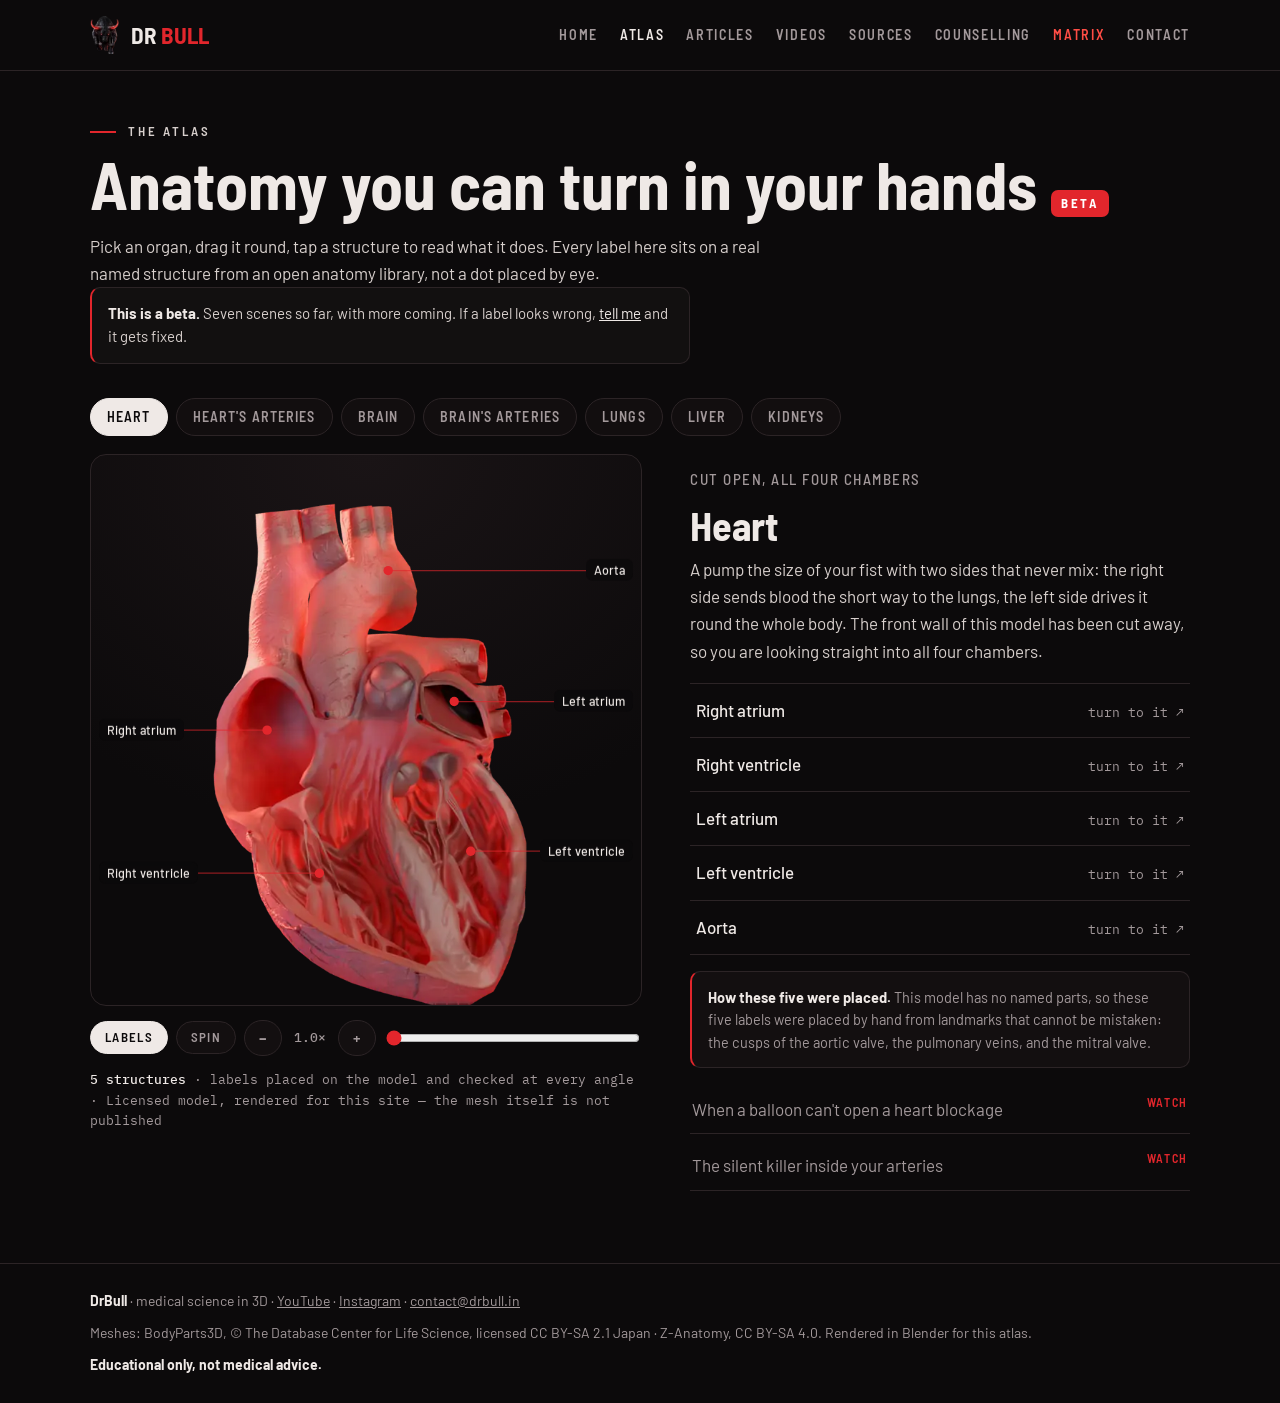
<file: atlas/index.html>
<!doctype html>
<html lang="en">
<head>
<meta charset="utf-8">
<meta name="viewport" content="width=device-width, initial-scale=1, viewport-fit=cover">
<title>DrBull Atlas &middot; anatomy you can turn</title>
<meta name="description" content="A 3D anatomy atlas: turn the heart, brain, lungs, liver and kidneys, and every label sits on a real named structure from BodyParts3D and Z-Anatomy.">
<link rel="canonical" href="https://drbull.in/atlas/">
<link rel="icon" type="image/png" sizes="64x64" href="../assets/favicon.png">
<link rel="apple-touch-icon" href="../assets/apple-touch-icon.png">
<meta name="theme-color" content="#0c0a0b">
<meta property="og:type" content="website">
<meta property="og:site_name" content="DrBull">
<meta property="og:title" content="DrBull Atlas &middot; anatomy you can turn">
<meta property="og:description" content="Pick an organ, drag it round, tap a structure. Every label is a real named mesh, not a guess.">
<meta property="og:url" content="https://drbull.in/atlas/">
<meta property="og:image" content="https://drbull.in/assets/og.jpg">
<meta name="twitter:card" content="summary_large_image">
<link rel="preconnect" href="https://fonts.googleapis.com">
<link rel="preconnect" href="https://fonts.gstatic.com" crossorigin>
<link rel="stylesheet" href="https://fonts.googleapis.com/css2?family=Barlow+Semi+Condensed:wght@500;600;700&family=Barlow:wght@400;500;600&family=IBM+Plex+Mono:wght@400;500&display=swap">
<style>
  :root {
    --ink: #0c0a0b; --smoke: #161213; --ash: #2c2426; --bone: #efe9e6; --dust: #a3999b;
    --horn: #e2262c; --ember: #ff4d45;
    --display: "Barlow Semi Condensed", Bahnschrift, "Arial Narrow", sans-serif;
    --body: Barlow, Bahnschrift, "Segoe UI", system-ui, sans-serif;
    --mono: "IBM Plex Mono", Consolas, "Courier New", monospace;
    color-scheme: dark;
  }
  * { box-sizing: border-box; }
  body { margin: 0; background: var(--ink); color: var(--bone); font: 400 17px/1.6 var(--body); }
  a { color: inherit; }
  a:focus-visible, button:focus-visible { outline: 2px solid var(--ember); outline-offset: 3px; border-radius: 4px; }
  img { max-width: 100%; display: block; }
  h1, h2, h3 { font-family: var(--display); font-weight: 700; line-height: 1.04; margin: 0; text-wrap: balance; }
  .wrap { max-width: 1180px; margin-inline: auto; padding-inline: clamp(16px, 4vw, 40px); }
  .eyebrow { font: 600 13px/1 var(--display); letter-spacing: .22em; text-transform: uppercase; color: var(--dust); display: flex; align-items: center; gap: 12px; margin: 0; }
  .eyebrow::before { content: ""; width: 26px; height: 2px; background: var(--horn); flex: none; }

  header.top { border-bottom: 1px solid var(--ash); }
  header .wrap { display: flex; align-items: center; justify-content: space-between; gap: 16px; padding-block: 16px; flex-wrap: wrap; }
  .brand { display: flex; align-items: center; gap: 12px; text-decoration: none; }
  .brand img { height: 38px; width: auto; }
  .word { font: 700 23px/1 var(--display); }
  .word b { color: var(--horn); }
  nav.top-nav { display: flex; align-items: center; gap: 22px; font: 600 14px/1 var(--display); letter-spacing: .12em; text-transform: uppercase; }
  nav.top-nav a { text-decoration: none; color: var(--dust); }
  nav.top-nav a:hover, nav.top-nav a[aria-current] { color: var(--bone); }
  nav.top-nav a.accent { color: var(--ember); }
  nav.top-nav a.accent:hover { color: var(--bone); }

  .intro { padding-block: clamp(30px, 5vw, 54px) 8px; }
  .intro h1 { font-size: clamp(36px, 5.4vw, 66px); margin-block: 12px 14px; }
  .intro p { margin: 0; color: #d7cfcc; max-width: 40em; }

  .tabs { display: flex; flex-wrap: wrap; gap: 8px; padding-block: 26px 18px; }
  .tab { font: 600 14px/1 var(--display); letter-spacing: .08em; text-transform: uppercase; padding: 11px 16px; border-radius: 999px; border: 1px solid var(--ash); background: rgba(22,18,19,.6); color: var(--dust); cursor: pointer; }
  .tab:hover { color: var(--bone); border-color: #4a3e41; }
  .tab[aria-selected="true"] { background: var(--bone); color: var(--ink); border-color: var(--bone); }

  .studio { display: grid; grid-template-columns: minmax(0, 1.05fr) minmax(0, .95fr); gap: clamp(24px, 4vw, 48px); align-items: start; padding-bottom: clamp(40px, 6vw, 72px); }

  .viewer { position: relative; }
  .frame { position: relative; aspect-ratio: 1 / 1; border: 1px solid var(--ash); border-radius: 16px; overflow: hidden;
           background: radial-gradient(120% 100% at 50% 0%, #1a1416 0%, #0c0a0b 68%); touch-action: pan-y; cursor: grab; }
  .frame.grabbing { cursor: grabbing; }
  .frame canvas { width: 100%; height: 100%; display: block; }
  .leads { position: absolute; inset: 0; width: 100%; height: 100%; pointer-events: none; }
  .leads polyline { fill: none; stroke: rgba(226,38,44,.6); stroke-width: .22; }
  .leads circle { fill: var(--horn); }
  .lead.back { opacity: .3; }
  .lead.back polyline { stroke: rgba(163,153,155,.55); }
  .lead.back circle { fill: var(--dust); }
  .lead.on polyline { stroke: var(--ember); stroke-width: .4; }
  .lead.on circle { r: 1.5; }
  .pin { position: absolute; transform: translateY(-50%); background: rgba(12,10,11,.74); border: 0;
         padding: 4px 8px; border-radius: 7px; color: var(--bone); font: 500 12.5px/1.15 var(--body);
         cursor: pointer; max-width: 40%; text-align: left; transition: opacity .18s ease;
         backdrop-filter: blur(3px); }
  .pin.l { left: 1.5%; }
  .pin.r { right: 1.5%; text-align: right; }
  .pin.back { opacity: .42; }
  .pin.on { background: var(--horn); color: #fff; }
  .frame.nolabels .pin, .frame.nolabels .leads { opacity: 0; pointer-events: none; }
  .hint { position: absolute; left: 50%; bottom: 12px; transform: translateX(-50%); color: var(--dust);
          font: 400 13px var(--mono); pointer-events: none; transition: opacity .3s; }

  .ctrls { display: flex; flex-wrap: wrap; align-items: center; gap: 8px; margin-top: 14px; }
  .ctrl.sq { width: 38px; padding: 9px 0; text-align: center; font-size: 16px; line-height: 1; }
  .zlbl { color: var(--dust); font: 500 13px var(--mono); min-width: 40px; text-align: center;
          font-variant-numeric: tabular-nums; }
  .beta { display: inline-block; vertical-align: 14%; margin-left: 14px; padding: 7px 10px;
          border-radius: 7px; background: var(--horn); color: #fff;
          font: 700 13px/1 var(--display); letter-spacing: .2em; text-transform: uppercase; }
  .betaline { margin: 14px 0 0; padding: 14px 16px; border: 1px solid var(--ash); border-left: 2px solid var(--horn);
              border-radius: 10px; background: rgba(22,18,19,.72); color: var(--dust); font-size: 15px; line-height: 1.55; }
  .betaline b { color: var(--bone); }
  .betaline a { color: var(--bone); }
  .placed { margin-top: 16px; padding: 14px 16px; border: 1px solid var(--ash); border-left: 2px solid var(--horn);
            border-radius: 10px; background: rgba(22,18,19,.7); color: var(--dust); font-size: 14.5px; line-height: 1.55; }
  .placed b { color: var(--bone); }
  .placed[hidden] { display: none; }
  .ctrl { border: 1px solid var(--ash); background: rgba(22,18,19,.7); color: var(--dust); border-radius: 999px;
          padding: 9px 14px; font: 600 13px/1 var(--display); letter-spacing: .1em; text-transform: uppercase; cursor: pointer; }
  .ctrl:hover { color: var(--bone); border-color: #4a3e41; }
  .ctrl[aria-pressed="true"] { background: var(--bone); color: var(--ink); border-color: var(--bone); }
  .spin { flex: 1 1 140px; min-width: 120px; accent-color: var(--horn); }
  .prov { margin-top: 14px; color: var(--dust); font: 400 13px/1.6 var(--mono); }
  .prov b { color: var(--bone); font-weight: 500; }

  .panel h2 { font-size: clamp(28px, 3.4vw, 40px); margin-block: 10px 10px; }
  .panel .sub { color: var(--dust); font: 500 15px/1.4 var(--display); letter-spacing: .1em; text-transform: uppercase; }
  .lede { color: #d7cfcc; margin: 0 0 18px; }
  .lede sup a { color: var(--horn); text-decoration: none; font: 500 12px var(--mono); }
  .parts { list-style: none; margin: 0; padding: 0; border-top: 1px solid var(--ash); }
  .parts li { border-bottom: 1px solid var(--ash); }
  .parts button { width: 100%; text-align: left; background: none; border: 0; color: inherit; cursor: pointer;
                  padding: 13px 6px; display: grid; grid-template-columns: 1fr auto; gap: 10px; align-items: baseline; font: inherit; }
  .parts button:hover { background: rgba(22,18,19,.8); }
  .parts button .n { font-weight: 500; }
  .parts button .go { color: var(--dust); font: 400 13px var(--mono); }
  .parts button[aria-expanded="true"] { background: rgba(22,18,19,.9); }
  .parts button[aria-expanded="true"] .n { color: var(--horn); }
  .card { padding: 0 6px 16px; color: #d7cfcc; font-size: 16px; }
  .card p { margin: 0 0 10px; }
  .card .meta { color: var(--dust); font: 400 12.5px/1.6 var(--mono); border-top: 1px dashed var(--ash); padding-top: 9px; }
  .card[hidden] { display: none; }

  .refs { list-style: none; margin: 16px 0 0; padding: 14px 16px; border: 1px solid var(--ash); border-radius: 12px;
          background: rgba(22,18,19,.7); color: var(--dust); font-size: 14px; line-height: 1.55; }
  .refs li + li { margin-top: 8px; }
  .refs a { color: var(--bone); }
  .also { margin-top: 18px; display: grid; gap: 8px; }
  .also a { text-decoration: none; color: var(--dust); border-bottom: 1px solid var(--ash); padding: 10px 2px; display: flex; justify-content: space-between; gap: 12px; }
  .also a:hover { color: var(--bone); }
  .also .k { font: 600 12px/1 var(--display); letter-spacing: .14em; text-transform: uppercase; color: var(--horn); }


  footer { border-top: 1px solid var(--ash); }
  footer .wrap { display: grid; gap: 10px; padding-block: 26px; color: var(--dust); font-size: 14px; }
  footer b { color: var(--bone); }

  @media (max-width: 900px) {
    .studio { grid-template-columns: 1fr; }
    nav.top-nav { order: 3; width: 100%; gap: 18px; font-size: 13px; overflow-x: auto; padding-bottom: 2px; scrollbar-width: none; }
    nav.top-nav::-webkit-scrollbar { display: none; }
    nav.top-nav a { white-space: nowrap; }
    .pin { font-size: 12px; }
  }
  @media (prefers-reduced-motion: reduce) { .pin { transition: none; } }
</style>
</head>
<body>
<header class="top">
  <div class="wrap">
    <a class="brand" href="../" aria-label="DrBull home">
      <img src="../assets/bull_mark.webp" alt="" width="76" height="96">
      <span class="word">DR <b>BULL</b></span>
    </a>
    <nav class="top-nav" aria-label="Main">
      <a href="../">Home</a>
      <a href="./" aria-current="page">Atlas</a>
      <a href="../articles/">Articles</a>
      <a href="../#library">Videos</a>
      <a href="../sources/">Sources</a>
      <a href="../counselling/">Counselling</a>
      <a class="accent" href="https://matrix.drbull.in">Matrix</a>
      <a href="../#contact">Contact</a>
    </nav>
  </div>
</header>

<main>
  <section class="wrap intro">
    <p class="eyebrow">The atlas</p>
    <h1>Anatomy you can turn in your hands<span class="beta">Beta</span></h1>
    <p>Pick an organ, drag it round, tap a structure to read what it does. Every label here sits on a
       real named structure from an open anatomy library, not a dot placed by eye.</p>
    <p class="betaline"><b>This is a beta.</b> Seven scenes so far, with more coming. If a label looks
       wrong, <a href="mailto:contact@drbull.in?subject=DrBull%20atlas%20correction">tell me</a> and it
       gets fixed.</p>
  </section>

  <div class="wrap">
    <div class="tabs" id="tabs" role="tablist" aria-label="Choose an organ"></div>
    <div class="studio">
      <div class="viewer">
        <div class="frame" id="frame" tabindex="0" role="img" aria-label="3D model, drag to rotate">
          <canvas id="stage" width="760" height="760"></canvas>
          <p class="hint" id="hint">drag to turn &middot; &larr; &rarr; to step &middot; + &minus; to zoom</p>
        </div>
        <div class="ctrls">
          <button class="ctrl" id="labelBtn" type="button" aria-pressed="true">Labels</button>
          <button class="ctrl" id="playBtn" type="button" aria-pressed="false">Spin</button>
          <button class="ctrl sq" id="zoomOut" type="button" aria-label="Zoom out">&minus;</button>
          <span class="zlbl" id="zoomLbl">1.0&times;</span>
          <button class="ctrl sq" id="zoomIn" type="button" aria-label="Zoom in">+</button>
          <input class="spin" id="slider" type="range" min="0" max="35" value="0" step="1" aria-label="Rotation">
        </div>
        <p class="prov" id="prov"></p>
      </div>
      <div class="panel">
        <p class="sub" id="oSub"></p>
        <h2 id="oName"></h2>
        <p class="lede" id="oLede"></p>
        <ul class="parts" id="parts"></ul>
        <p class="placed" id="placedNote" hidden></p>
        <ul class="refs" id="refs" hidden></ul>
        <div class="also" id="also"></div>
      </div>
    </div>

  </div>
</main>

<footer>
  <div class="wrap">
    <span><b>DrBull</b> &middot; medical science in 3D &middot; <a href="https://www.youtube.com/@drbull2795" target="_blank" rel="noopener">YouTube</a> &middot; <a href="https://www.instagram.com/drbull2795/" target="_blank" rel="noopener">Instagram</a> &middot; <a href="mailto:contact@drbull.in">contact@drbull.in</a></span>
    <span>Meshes: BodyParts3D, &copy; The Database Center for Life Science, licensed CC BY-SA 2.1 Japan &middot; Z-Anatomy, CC BY-SA 4.0. Rendered in Blender for this atlas.</span>
    <span><b>Educational only, not medical advice.</b></span>
  </div>
</footer>
<script>
const FRAMES = 36, COLS = 6, TILE = 768;
const ORGANS = [{"key": "heart", "name": "Heart", "sub": "cut open, all four chambers", "lede": "A pump the size of your fist with two sides that never mix: the right side sends blood the short way to the lungs, the left side drives it round the whole body. The front wall of this model has been cut away, so you are looking straight into all four chambers.", "source": "Licensed model, rendered for this site &mdash; the mesh itself is not published", "cites": [], "placed": "This model has no named parts, so these five labels were placed by hand from landmarks that cannot be mistaken: the cusps of the aortic valve, the pulmonary veins, and the mitral valve.", "watch": [["6ydHwERoIrk", "When a balloon can't open a heart blockage", false], ["KvtDXYgG0K8", "The silent killer inside your arteries", false]], "read": null, "labels": [{"key": "right-atrium", "name": "Right atrium", "body": "The big smooth-walled chamber. Blood that has already been round the body arrives here through the two great veins. Low pressure, thin wall: nothing has to be pushed far.", "mesh": null, "srcName": "", "fma": "", "pts": [[0.32, 0.5, 1.0], [0.3, 0.5058, 0.985], [0.2854, 0.5122, 0.94], [0.2768, 0.5191, 0.866], [0.2748, 0.5263, 0.766], [0.2798, 0.5336, 0.643], [0.2919, 0.5407, 0.5], [0.3111, 0.5473, 0.342], [0.337, 0.5533, 0.174], [0.3689, 0.5584, 0.0], [0.4058, 0.5623, -0.174], [0.4463, 0.5649, -0.342], [0.4889, 0.5661, -0.5], [0.532, 0.5657, -0.643], [0.5738, 0.5638, -0.766], [0.6127, 0.5606, -0.866], [0.6473, 0.5561, -0.94], [0.6764, 0.5505, -0.985], [0.6991, 0.5442, -1.0], [0.7149, 0.5373, -0.985], [0.7235, 0.5301, -0.94], [0.7251, 0.5228, -0.866], [0.7198, 0.5157, -0.766], [0.7082, 0.509, -0.643], [0.6909, 0.5029, -0.5], [0.6686, 0.4974, -0.342], [0.642, 0.4928, -0.174], [0.6119, 0.489, -0.0], [0.5792, 0.4862, 0.174], [0.5447, 0.4844, 0.342], [0.5092, 0.4836, 0.5], [0.4734, 0.4838, 0.643], [0.4383, 0.4851, 0.766], [0.4046, 0.4874, 0.866], [0.3731, 0.4907, 0.94], [0.3446, 0.4949, 0.985]]}, {"key": "right-ventricle", "name": "Right ventricle", "body": "Pumps blood the short way, to the lungs. Its wall is far thinner than the left ventricle's because the journey is short and the pressure low. It lies directly behind the breastbone, the chamber closest to the front of the chest.", "mesh": null, "srcName": "", "fma": "", "pts": [[0.415, 0.76, 1.0], [0.4216, 0.764, 0.985], [0.4308, 0.7677, 0.94], [0.4422, 0.7709, 0.866], [0.4555, 0.7735, 0.766], [0.4703, 0.7753, 0.643], [0.4862, 0.7764, 0.5], [0.5024, 0.7767, 0.342], [0.5186, 0.7762, 0.174], [0.5342, 0.7749, 0.0], [0.5486, 0.7728, -0.174], [0.5614, 0.77, -0.342], [0.5722, 0.7667, -0.5], [0.5806, 0.7629, -0.643], [0.5865, 0.7587, -0.766], [0.5896, 0.7544, -0.866], [0.59, 0.75, -0.94], [0.5876, 0.7457, -0.985], [0.5827, 0.7416, -1.0], [0.5753, 0.7378, -0.985], [0.5658, 0.7345, -0.94], [0.5545, 0.7316, -0.866], [0.5416, 0.7294, -0.766], [0.5276, 0.7277, -0.643], [0.5129, 0.7268, -0.5], [0.4977, 0.7265, -0.342], [0.4827, 0.727, -0.174], [0.4681, 0.7282, -0.0], [0.4544, 0.73, 0.174], [0.4419, 0.7324, 0.342], [0.4311, 0.7354, 0.5], [0.4222, 0.7389, 0.643], [0.4156, 0.7428, 0.766], [0.4114, 0.747, 0.866], [0.4098, 0.7513, 0.94], [0.411, 0.7557, 0.985]]}, {"key": "left-atrium", "name": "Left atrium", "body": "The chamber the pulmonary veins run into &mdash; you can see their openings on this model. It takes the freshly oxygenated blood back from the lungs, and it is the most posterior chamber of the heart, lying against the oesophagus.", "mesh": null, "srcName": "", "fma": "", "pts": [[0.66, 0.448, 1.0], [0.6564, 0.4438, 0.985], [0.6483, 0.4398, 0.94], [0.636, 0.4362, 0.866], [0.6199, 0.4329, 0.766], [0.6006, 0.4301, 0.643], [0.5788, 0.4278, 0.5], [0.5549, 0.4262, 0.342], [0.5297, 0.4251, 0.174], [0.5037, 0.4247, 0.0], [0.4776, 0.4249, -0.174], [0.4521, 0.4258, -0.342], [0.4277, 0.4273, -0.5], [0.4053, 0.4294, -0.643], [0.3852, 0.432, -0.766], [0.3682, 0.4352, -0.866], [0.3548, 0.4388, -0.94], [0.3454, 0.4427, -0.985], [0.3405, 0.4468, -1.0], [0.3404, 0.4511, -0.985], [0.3453, 0.4553, -0.94], [0.3551, 0.4594, -0.866], [0.3697, 0.4632, -0.766], [0.3888, 0.4665, -0.643], [0.4117, 0.4693, -0.5], [0.4378, 0.4715, -0.342], [0.4662, 0.4728, -0.174], [0.4958, 0.4734, -0.0], [0.5256, 0.4731, 0.174], [0.5544, 0.4719, 0.342], [0.5812, 0.47, 0.5], [0.6052, 0.4674, 0.643], [0.6254, 0.4642, 0.766], [0.6413, 0.4605, 0.866], [0.6525, 0.4565, 0.94], [0.6587, 0.4523, 0.985]]}, {"key": "left-ventricle", "name": "Left ventricle", "body": "The chamber that drives the entire body, and the one whose muscle a heart attack usually costs. Its wall is the thickest in the heart, and the strings inside it are chordae tendineae, holding the mitral valve shut against that pressure.", "mesh": null, "srcName": "", "fma": "", "pts": [[0.69, 0.72, 1.0], [0.6862, 0.7113, 0.985], [0.6771, 0.7031, 0.94], [0.6629, 0.6954, 0.866], [0.6444, 0.6886, 0.766], [0.6221, 0.6828, 0.643], [0.5967, 0.678, 0.5], [0.5689, 0.6744, 0.342], [0.5395, 0.6721, 0.174], [0.5091, 0.671, 0.0], [0.4785, 0.6713, -0.174], [0.4484, 0.6729, -0.342], [0.4195, 0.6757, -0.5], [0.3927, 0.6798, -0.643], [0.3684, 0.685, -0.766], [0.3476, 0.6913, -0.866], [0.3308, 0.6984, -0.94], [0.3186, 0.7064, -0.985], [0.3115, 0.7148, -1.0], [0.3101, 0.7236, -0.985], [0.3145, 0.7324, -0.94], [0.3249, 0.741, -0.866], [0.3412, 0.7491, -0.766], [0.3629, 0.7563, -0.643], [0.3896, 0.7624, -0.5], [0.4203, 0.7671, -0.342], [0.4539, 0.7703, -0.174], [0.4894, 0.7717, -0.0], [0.5252, 0.7713, 0.174], [0.56, 0.7692, 0.342], [0.5926, 0.7654, 0.5], [0.6218, 0.7601, 0.643], [0.6465, 0.7535, 0.766], [0.6661, 0.7459, 0.866], [0.68, 0.7376, 0.94], [0.688, 0.7288, 0.985]]}, {"key": "aorta", "name": "Aorta", "body": "Everything the left ventricle pumps leaves through here, past the three cusps of the aortic valve. The arch gives off the arteries to the head and both arms before turning down through the chest.", "mesh": null, "srcName": "", "fma": "", "pts": [[0.54, 0.21, 1.0], [0.5256, 0.2097, 0.985], [0.5104, 0.2095, 0.94], [0.495, 0.2095, 0.866], [0.4797, 0.2096, 0.766], [0.465, 0.2099, 0.643], [0.4512, 0.2103, 0.5], [0.4388, 0.2108, 0.342], [0.428, 0.2114, 0.174], [0.4193, 0.2121, 0.0], [0.413, 0.2129, -0.174], [0.4092, 0.2137, -0.342], [0.4081, 0.2146, -0.5], [0.4098, 0.2155, -0.643], [0.4143, 0.2163, -0.766], [0.4215, 0.2171, -0.866], [0.4313, 0.2178, -0.94], [0.4433, 0.2185, -0.985], [0.4572, 0.219, -1.0], [0.4725, 0.2193, -0.985], [0.4888, 0.2195, -0.94], [0.5054, 0.2195, -0.866], [0.5219, 0.2194, -0.766], [0.5376, 0.2191, -0.643], [0.552, 0.2186, -0.5], [0.5648, 0.2181, -0.342], [0.5753, 0.2174, -0.174], [0.5835, 0.2166, -0.0], [0.589, 0.2158, 0.174], [0.5917, 0.2149, 0.342], [0.5915, 0.214, 0.5], [0.5887, 0.2132, 0.643], [0.5832, 0.2124, 0.766], [0.5753, 0.2116, 0.866], [0.5652, 0.211, 0.94], [0.5533, 0.2104, 0.985]]}]}, {"key": "coronary", "name": "Heart's arteries", "sub": "the coronaries, on the surface", "lede": "The heart pumps five litres a minute through its chambers and cannot use a drop of it. It feeds itself from the outside instead, through these &mdash; vessels a few millimetres across running in the grooves on its surface. A heart attack is one of them blocking.", "source": "Licensed model, rendered for this site &mdash; the mesh itself is not published. Vessel anatomy checked against Radiology Assistant, <a href=\"https://radiologyassistant.nl/cardiovascular/anatomy/coronary-anatomy-and-anomalies\" target=\"_blank\" rel=\"noopener\">Coronary anatomy and anomalies</a>", "cites": [], "placed": "This model has no named parts, so these six labels were placed by hand, each read off the groove that defines that vessel. You are looking at the heart from the front, so the patient's left is on your right.", "watch": [["6ydHwERoIrk", "When a balloon can't open a heart blockage", false], ["KvtDXYgG0K8", "The silent killer inside your arteries", false]], "read": null, "labels": [{"key": "left-main", "name": "Left main (LCA)", "body": "The left coronary artery, and barely a centimetre of it: it leaves the aorta and divides almost at once into the two vessels below, passing between the right ventricle's outflow in front and the left atrium behind. Short as it is, everything the left side of the heart receives goes through it first.", "mesh": null, "srcName": "", "fma": "", "pts": [[0.605, 0.473, 0.352], [0.6305, 0.4704, 0.309], [0.6514, 0.4673, 0.257], [0.667, 0.4638, 0.198], [0.6771, 0.4601, 0.133], [0.6815, 0.4563, 0.065], [0.6803, 0.4525, -0.005], [0.6737, 0.4488, -0.075], [0.6622, 0.4454, -0.141], [0.6462, 0.4422, -0.203], [0.6263, 0.4395, -0.259], [0.6032, 0.4372, -0.306], [0.5774, 0.4355, -0.343], [0.5498, 0.4342, -0.369], [0.521, 0.4335, -0.384], [0.4916, 0.4334, -0.387], [0.4625, 0.4339, -0.377], [0.4342, 0.4349, -0.356], [0.4076, 0.4364, -0.323], [0.3833, 0.4385, -0.28], [0.3619, 0.441, -0.228], [0.3442, 0.444, -0.169], [0.3307, 0.4473, -0.104], [0.3219, 0.4509, -0.035], [0.3183, 0.4546, 0.035], [0.3203, 0.4584, 0.104], [0.3279, 0.4622, 0.171], [0.3412, 0.4658, 0.233], [0.3599, 0.4691, 0.288], [0.3835, 0.4719, 0.335], [0.4113, 0.4742, 0.372], [0.4424, 0.4759, 0.398], [0.4756, 0.4768, 0.413], [0.5098, 0.477, 0.416], [0.5435, 0.4764, 0.406], [0.5757, 0.475, 0.385]]}, {"key": "lad", "name": "LAD &mdash; left anterior descending", "body": "Runs in the groove on the front of the heart, between the two ventricles, and carries on down to the apex. It supplies the front wall of the left ventricle and the front of the wall between the ventricles &mdash; which is why a blockage at the top of it puts more heart muscle at risk than a blockage anywhere else.", "mesh": null, "srcName": "", "fma": "", "pts": [[0.654, 0.709, 0.562], [0.7022, 0.702, 0.5], [0.7423, 0.6933, 0.421], [0.7731, 0.6835, 0.327], [0.7939, 0.6729, 0.223], [0.8047, 0.6619, 0.11], [0.8057, 0.651, -0.007], [0.7974, 0.6404, -0.126], [0.7808, 0.6305, -0.243], [0.7568, 0.6215, -0.353], [0.7265, 0.6135, -0.454], [0.6908, 0.6067, -0.543], [0.6509, 0.6013, -0.616], [0.6077, 0.5972, -0.673], [0.5623, 0.5945, -0.71], [0.5156, 0.5933, -0.727], [0.4686, 0.5935, -0.724], [0.4223, 0.5953, -0.7], [0.3775, 0.5984, -0.656], [0.3353, 0.603, -0.593], [0.2967, 0.6089, -0.514], [0.2627, 0.616, -0.421], [0.2343, 0.6244, -0.317], [0.2127, 0.6337, -0.204], [0.1988, 0.6439, -0.086], [0.1936, 0.6546, 0.032], [0.1978, 0.6656, 0.149], [0.212, 0.6765, 0.259], [0.2362, 0.6869, 0.36], [0.2702, 0.6964, 0.449], [0.3132, 0.7045, 0.523], [0.3637, 0.7109, 0.579], [0.4201, 0.7153, 0.616], [0.4798, 0.7173, 0.633], [0.5405, 0.7169, 0.63], [0.5994, 0.7141, 0.606]]}, {"key": "diagonal", "name": "Diagonal branch", "body": "Diagonals come off the LAD and run out sideways over the front and side wall of the left ventricle. There may be one or several; the first of them is the landmark that divides the LAD into its proximal and mid portions.", "mesh": null, "srcName": "", "fma": "", "pts": [[0.72, 0.645, 0.494], [0.7574, 0.6367, 0.409], [0.785, 0.6275, 0.311], [0.8025, 0.6177, 0.202], [0.8098, 0.6077, 0.086], [0.8074, 0.5978, -0.033], [0.7959, 0.5884, -0.152], [0.7764, 0.5797, -0.268], [0.7497, 0.5718, -0.377], [0.717, 0.565, -0.475], [0.6792, 0.5593, -0.559], [0.6376, 0.5547, -0.627], [0.5931, 0.5515, -0.678], [0.5466, 0.5495, -0.709], [0.4992, 0.5489, -0.719], [0.4519, 0.5496, -0.708], [0.4055, 0.5516, -0.677], [0.361, 0.5549, -0.626], [0.3195, 0.5594, -0.557], [0.2819, 0.5652, -0.472], [0.2493, 0.5721, -0.373], [0.2229, 0.58, -0.264], [0.2036, 0.5887, -0.149], [0.1924, 0.5982, -0.029], [0.1903, 0.608, 0.09], [0.1979, 0.618, 0.206], [0.2157, 0.6278, 0.314], [0.2437, 0.637, 0.412], [0.2813, 0.6452, 0.497], [0.3277, 0.6521, 0.565], [0.3812, 0.6573, 0.616], [0.4398, 0.6606, 0.646], [0.501, 0.6616, 0.656], [0.5621, 0.6605, 0.646], [0.6206, 0.6572, 0.614], [0.6739, 0.6519, 0.563]]}, {"key": "circumflex", "name": "Circumflex (Cx)", "body": "The left main's other half. It runs in the groove between the left atrium and the left ventricle and curls round the left side to the back, supplying the lateral wall through its obtuse marginal branches. Turn the model: most of its course is out of sight from the front.", "mesh": null, "srcName": "", "fma": "", "pts": [[0.684, 0.507, 0.236], [0.6975, 0.5023, 0.164], [0.7045, 0.4974, 0.088], [0.7051, 0.4925, 0.009], [0.6995, 0.4877, -0.07], [0.6882, 0.4832, -0.147], [0.6717, 0.4791, -0.219], [0.6506, 0.4754, -0.285], [0.6257, 0.4723, -0.342], [0.5978, 0.4698, -0.388], [0.5674, 0.468, -0.423], [0.5355, 0.4669, -0.445], [0.5027, 0.4665, -0.453], [0.4699, 0.4668, -0.447], [0.4378, 0.4678, -0.427], [0.4071, 0.4695, -0.395], [0.3787, 0.4719, -0.35], [0.3532, 0.4749, -0.295], [0.3315, 0.4784, -0.231], [0.3142, 0.4825, -0.159], [0.302, 0.4869, -0.083], [0.2954, 0.4917, -0.004], [0.295, 0.4966, 0.075], [0.3009, 0.5015, 0.152], [0.3133, 0.5062, 0.224], [0.3321, 0.5107, 0.29], [0.3568, 0.5146, 0.347], [0.3867, 0.5179, 0.393], [0.4208, 0.5204, 0.428], [0.458, 0.5219, 0.45], [0.4968, 0.5225, 0.458], [0.5357, 0.5221, 0.452], [0.5732, 0.5207, 0.432], [0.608, 0.5183, 0.4], [0.6386, 0.5152, 0.355], [0.6642, 0.5114, 0.3]]}, {"key": "rca", "name": "Right coronary artery", "body": "Leaves the aorta on the other side and runs in the groove between the right atrium and the right ventricle, round towards the back. In most people it supplies the right ventricle, the underside of the left ventricle, and the heart's own pacemaker tissue &mdash; which is why a blockage here can slow the pulse as well as damage muscle.", "mesh": null, "srcName": "", "fma": "", "pts": [[0.365, 0.493, 0.216], [0.3831, 0.496, 0.263], [0.4052, 0.4986, 0.302], [0.4308, 0.5006, 0.332], [0.4588, 0.5019, 0.352], [0.4883, 0.5026, 0.362], [0.5183, 0.5025, 0.361], [0.5476, 0.5017, 0.349], [0.5752, 0.5002, 0.326], [0.6, 0.4981, 0.294], [0.6213, 0.4954, 0.253], [0.6384, 0.4923, 0.205], [0.6508, 0.4889, 0.151], [0.6584, 0.4852, 0.092], [0.6608, 0.4815, 0.03], [0.6584, 0.4779, -0.032], [0.6513, 0.4744, -0.093], [0.6399, 0.4711, -0.151], [0.6247, 0.4682, -0.204], [0.6061, 0.4657, -0.251], [0.5847, 0.4636, -0.29], [0.5612, 0.462, -0.32], [0.5361, 0.461, -0.34], [0.5102, 0.4605, -0.349], [0.484, 0.4605, -0.348], [0.4582, 0.4612, -0.336], [0.4334, 0.4623, -0.314], [0.4103, 0.464, -0.282], [0.3895, 0.4662, -0.241], [0.3716, 0.4688, -0.192], [0.3572, 0.4718, -0.138], [0.3467, 0.4752, -0.079], [0.3406, 0.4787, -0.018], [0.3393, 0.4824, 0.044], [0.3429, 0.4861, 0.105], [0.3515, 0.4896, 0.163]]}, {"key": "acute-marginal", "name": "Acute marginal branch", "body": "Comes off the right coronary at a sharp angle and runs along the lower edge of the right ventricle, the border that rests on the diaphragm.", "mesh": null, "srcName": "", "fma": "", "pts": [[0.302, 0.688, 0.387], [0.3395, 0.6949, 0.451], [0.3832, 0.7003, 0.501], [0.4317, 0.7039, 0.533], [0.483, 0.7056, 0.548], [0.535, 0.7052, 0.545], [0.5856, 0.7029, 0.524], [0.6327, 0.6986, 0.485], [0.6744, 0.6926, 0.431], [0.7093, 0.6853, 0.362], [0.7365, 0.6769, 0.28], [0.7551, 0.6678, 0.189], [0.7652, 0.6584, 0.09], [0.7668, 0.6489, -0.013], [0.7603, 0.6397, -0.116], [0.7463, 0.631, -0.218], [0.7258, 0.623, -0.314], [0.6995, 0.616, -0.403], [0.6683, 0.61, -0.48], [0.6332, 0.6052, -0.544], [0.5951, 0.6015, -0.593], [0.5549, 0.5991, -0.626], [0.5136, 0.598, -0.641], [0.4719, 0.5983, -0.638], [0.4309, 0.5998, -0.617], [0.3913, 0.6026, -0.578], [0.3542, 0.6067, -0.523], [0.3203, 0.612, -0.454], [0.2908, 0.6183, -0.373], [0.2663, 0.6257, -0.281], [0.248, 0.6339, -0.183], [0.2366, 0.6428, -0.08], [0.2328, 0.6522, 0.023], [0.2373, 0.6617, 0.125], [0.2504, 0.671, 0.221], [0.2721, 0.6799, 0.31]]}]}, {"key": "brain", "name": "Brain", "sub": "the cerebrum, cerebellum and brainstem", "lede": "Nothing in the body is as dependent on an uninterrupted blood supply. In a large-vessel ischaemic stroke left untreated, an estimated 1.9 million neurons are lost every minute [1] &mdash; which is why stroke is measured in minutes, not hours.", "source": "BodyParts3D, &copy; The Database Center for Life Science, CC BY-SA 2.1 Japan", "cites": [["Saver JL. Time is brain &mdash; quantified. Stroke 2006;37(1):263&ndash;266. Modelled for typical large-vessel ischaemic stroke, untreated.", "https://doi.org/10.1161/01.STR.0000196957.55928.ab"]], "placed": "", "watch": [["ywkA5RLSwsE", "Why Stroke Hits Indians a Decade Early", true], ["SOARLhErMqw", "Why Indians get more strokes", false]], "read": ["stroke-a-decade-early", "Why stroke hits Indians a decade early"], "labels": [{"key": "left-hemisphere", "name": "Left cerebral hemisphere", "body": "Controls the right side of the body, and in most people it is the side that handles language. That is why one stroke can take away speech and the use of the right arm together.", "mesh": "nervous/left-cerebral-hemisphere.obj", "srcName": "left cerebral hemisphere", "fma": "FMA61819", "pts": [[0.6192, 0.4144, 0.224], [0.6312, 0.4099, 0.18], [0.639, 0.405, 0.133], [0.6424, 0.4001, 0.084], [0.6413, 0.3951, 0.034], [0.6361, 0.3903, -0.016], [0.6269, 0.3858, -0.064], [0.6142, 0.3817, -0.108], [0.5983, 0.3781, -0.147], [0.5798, 0.3751, -0.18], [0.5592, 0.3728, -0.206], [0.5371, 0.3712, -0.224], [0.514, 0.3704, -0.234], [0.4906, 0.3703, -0.235], [0.4674, 0.371, -0.227], [0.445, 0.3725, -0.21], [0.4241, 0.3746, -0.186], [0.4051, 0.3775, -0.154], [0.3887, 0.3809, -0.116], [0.3753, 0.385, -0.073], [0.3654, 0.3894, -0.026], [0.3594, 0.3941, 0.024], [0.3575, 0.3991, 0.074], [0.36, 0.4041, 0.124], [0.3669, 0.4089, 0.171], [0.3781, 0.4135, 0.216], [0.3933, 0.4177, 0.255], [0.4122, 0.4212, 0.288], [0.4342, 0.424, 0.314], [0.4585, 0.426, 0.332], [0.4842, 0.4271, 0.341], [0.5106, 0.4272, 0.342], [0.5365, 0.4263, 0.334], [0.5612, 0.4245, 0.318], [0.5836, 0.4218, 0.293], [0.6032, 0.4184, 0.262]]}, {"key": "right-hemisphere", "name": "Right cerebral hemisphere", "body": "Controls the left side of the body. Strokes here more often affect awareness of the left side of space, and judgement of what is happening, than speech.", "mesh": "nervous/right-cerebral-hemisphere.obj", "srcName": "right cerebral hemisphere", "fma": "FMA67292", "pts": [[0.4404, 0.373, -0.21], [0.4196, 0.3753, -0.183], [0.4008, 0.3784, -0.15], [0.3847, 0.382, -0.11], [0.3718, 0.3861, -0.066], [0.3625, 0.3907, -0.018], [0.3571, 0.3955, 0.032], [0.3561, 0.4005, 0.083], [0.3594, 0.4056, 0.134], [0.3672, 0.4104, 0.181], [0.3793, 0.415, 0.225], [0.3954, 0.4191, 0.263], [0.4152, 0.4226, 0.296], [0.4379, 0.4253, 0.32], [0.4628, 0.4271, 0.337], [0.489, 0.428, 0.345], [0.5157, 0.4279, 0.344], [0.5417, 0.4269, 0.335], [0.5663, 0.4249, 0.317], [0.5885, 0.422, 0.29], [0.6077, 0.4184, 0.257], [0.6232, 0.4142, 0.218], [0.6345, 0.4096, 0.173], [0.6415, 0.4047, 0.125], [0.6441, 0.3996, 0.075], [0.6422, 0.3946, 0.024], [0.6361, 0.3898, -0.026], [0.6262, 0.3853, -0.074], [0.6126, 0.3813, -0.118], [0.5961, 0.3778, -0.156], [0.5769, 0.3749, -0.189], [0.5558, 0.3727, -0.213], [0.5332, 0.3712, -0.23], [0.5098, 0.3705, -0.238], [0.4861, 0.3706, -0.237], [0.4628, 0.3714, -0.228]]}, {"key": "cerebellum", "name": "Cerebellum", "body": "Sits behind and below the rest. It does not start a movement; it times it, scales it and smooths it. Damage shows up as clumsy, unsteady, badly aimed movement rather than as weakness.", "mesh": "nervous/cerebellum.obj", "srcName": "cerebellum", "fma": "FMA67944", "pts": [[0.6317, 0.6418, -0.342], [0.6093, 0.6355, -0.388], [0.5841, 0.6305, -0.426], [0.5568, 0.6269, -0.453], [0.5281, 0.6247, -0.47], [0.4987, 0.624, -0.475], [0.4694, 0.6248, -0.469], [0.4408, 0.6271, -0.451], [0.4137, 0.6309, -0.423], [0.3887, 0.636, -0.384], [0.3665, 0.6424, -0.337], [0.3479, 0.6499, -0.283], [0.3333, 0.6585, -0.223], [0.3234, 0.6677, -0.158], [0.3185, 0.6775, -0.092], [0.3192, 0.6876, -0.027], [0.3255, 0.6976, 0.037], [0.3375, 0.7072, 0.097], [0.3549, 0.716, 0.151], [0.3774, 0.7238, 0.197], [0.4043, 0.7302, 0.235], [0.4346, 0.735, 0.263], [0.4674, 0.7379, 0.279], [0.5015, 0.7388, 0.284], [0.5354, 0.7377, 0.278], [0.568, 0.7346, 0.261], [0.5982, 0.7297, 0.232], [0.6247, 0.7232, 0.194], [0.6468, 0.7153, 0.147], [0.6638, 0.7064, 0.092], [0.6753, 0.6967, 0.032], [0.6811, 0.6867, -0.032], [0.6813, 0.6767, -0.098], [0.676, 0.6669, -0.164], [0.6657, 0.6577, -0.228], [0.6507, 0.6493, -0.288]]}, {"key": "brainstem", "name": "Brainstem", "body": "Breathing, heart rate, swallowing, eye movement and consciousness all sit here, and every nerve tract between the brain and the body passes through a stalk about the width of a thumb. There is no spare room in it.", "mesh": "nervous/brainstem.obj", "srcName": "brainstem", "fma": "FMA79876", "pts": [[0.511, 0.6475, -0.101], [0.5091, 0.647, -0.105], [0.507, 0.6466, -0.108], [0.5046, 0.6463, -0.11], [0.5021, 0.6461, -0.111], [0.4996, 0.646, -0.112], [0.4971, 0.6461, -0.111], [0.4946, 0.6463, -0.109], [0.4923, 0.6467, -0.107], [0.4902, 0.6472, -0.104], [0.4885, 0.6477, -0.1], [0.4871, 0.6484, -0.095], [0.486, 0.6491, -0.09], [0.4854, 0.6498, -0.085], [0.4852, 0.6506, -0.08], [0.4855, 0.6514, -0.075], [0.4862, 0.6521, -0.069], [0.4874, 0.6528, -0.065], [0.4889, 0.6535, -0.06], [0.4908, 0.654, -0.057], [0.4929, 0.6545, -0.054], [0.4953, 0.6548, -0.051], [0.4978, 0.655, -0.05], [0.5004, 0.655, -0.05], [0.503, 0.6549, -0.051], [0.5055, 0.6547, -0.052], [0.5078, 0.6543, -0.054], [0.5098, 0.6539, -0.058], [0.5116, 0.6533, -0.062], [0.513, 0.6526, -0.066], [0.514, 0.6519, -0.071], [0.5146, 0.6511, -0.076], [0.5148, 0.6504, -0.082], [0.5144, 0.6496, -0.087], [0.5137, 0.6488, -0.092], [0.5125, 0.6481, -0.097]]}, {"key": "occipital-lobe", "name": "Occipital lobe", "body": "Sight is not processed in the eye, it is processed here, at the very back of the head. A stroke in the back circulation can take away vision while the eyes themselves are perfectly healthy.", "mesh": "nervous/occipital-lobe.obj", "srcName": "occipital lobe", "fma": "FMA67325", "pts": [[0.7326, 0.4826, -0.469], [0.6913, 0.474, -0.553], [0.6459, 0.4672, -0.621], [0.5975, 0.4623, -0.67], [0.5472, 0.4595, -0.7], [0.496, 0.4586, -0.708], [0.4448, 0.4598, -0.696], [0.3947, 0.463, -0.664], [0.3467, 0.4681, -0.611], [0.3019, 0.4752, -0.541], [0.2613, 0.4841, -0.455], [0.2261, 0.4948, -0.355], [0.1975, 0.507, -0.245], [0.1766, 0.5205, -0.129], [0.1645, 0.5351, -0.009], [0.1624, 0.5504, 0.111], [0.1708, 0.5659, 0.227], [0.1905, 0.5811, 0.335], [0.2214, 0.5954, 0.433], [0.263, 0.6083, 0.517], [0.3142, 0.6189, 0.585], [0.3733, 0.6269, 0.634], [0.4379, 0.6318, 0.664], [0.5053, 0.6333, 0.672], [0.5724, 0.6313, 0.66], [0.6364, 0.6259, 0.628], [0.6944, 0.6174, 0.575], [0.7442, 0.6064, 0.505], [0.7842, 0.5933, 0.419], [0.8133, 0.5788, 0.319], [0.8312, 0.5635, 0.209], [0.838, 0.548, 0.093], [0.8342, 0.5328, -0.027], [0.8207, 0.5183, -0.147], [0.7985, 0.505, -0.263], [0.7688, 0.493, -0.371]]}, {"key": "thalamus", "name": "Thalamus", "body": "The relay in the middle of the brain. Almost everything the body senses passes through it on the way up to the cortex.", "mesh": "nervous/thalamus.obj", "srcName": "thalamus", "fma": "FMA62007", "pts": [[0.5224, 0.4728, 0.045], [0.5245, 0.4718, 0.037], [0.5259, 0.4708, 0.028], [0.5264, 0.4698, 0.018], [0.5262, 0.4687, 0.009], [0.5252, 0.4677, -0.0], [0.5234, 0.4667, -0.009], [0.5209, 0.4658, -0.017], [0.5177, 0.4651, -0.024], [0.5141, 0.4644, -0.03], [0.51, 0.464, -0.034], [0.5057, 0.4636, -0.037], [0.5012, 0.4635, -0.038], [0.4966, 0.4636, -0.038], [0.4921, 0.4638, -0.036], [0.4879, 0.4642, -0.032], [0.484, 0.4647, -0.027], [0.4806, 0.4654, -0.021], [0.4778, 0.4663, -0.013], [0.4757, 0.4672, -0.005], [0.4742, 0.4682, 0.004], [0.4736, 0.4692, 0.014], [0.4737, 0.4703, 0.023], [0.4747, 0.4713, 0.032], [0.4764, 0.4723, 0.041], [0.4789, 0.4732, 0.049], [0.482, 0.474, 0.056], [0.4856, 0.4747, 0.062], [0.4898, 0.4752, 0.066], [0.4942, 0.4755, 0.069], [0.4988, 0.4756, 0.07], [0.5035, 0.4756, 0.07], [0.508, 0.4754, 0.068], [0.5123, 0.4749, 0.064], [0.5162, 0.4744, 0.059], [0.5196, 0.4736, 0.053]]}]}, {"key": "arteries", "name": "Brain's arteries", "sub": "the circle of Willis", "lede": "Blood reaches the brain up four arteries: two carotids in front, two vertebrals behind. Where they meet at the base of the brain they form a ring &mdash; the one piece of plumbing that decides whether a blockage is survivable.", "source": "BodyParts3D, &copy; The Database Center for Life Science, CC BY-SA 2.1 Japan", "cites": [], "placed": "", "watch": [["rIMckxiNIlo", "Carotid scan: why it's not enough for Indians", false], ["SOARLhErMqw", "Why Indians get more strokes", false]], "read": ["stroke-a-decade-early", "Why stroke hits Indians a decade early"], "labels": [{"key": "circle", "name": "Cerebral arterial circle (circle of Willis)", "body": "A ring at the base of the brain joining the front supply to the back. When it is complete, blood can cross from one side to the other if a feeding artery blocks. It is not complete in everyone, and that is part of why the same blockage disables one person and spares another.", "mesh": "nervous/cerebral-arterial-circle.obj", "srcName": "cerebral arterial circle", "fma": "FMA50454", "pts": [[0.4997, 0.3839, 0.618], [0.5434, 0.3827, 0.611], [0.5854, 0.379, 0.591], [0.6241, 0.373, 0.558], [0.658, 0.365, 0.512], [0.6862, 0.3554, 0.457], [0.7077, 0.3445, 0.392], [0.7221, 0.3328, 0.32], [0.7293, 0.3207, 0.244], [0.7292, 0.3086, 0.165], [0.7223, 0.2969, 0.087], [0.709, 0.2858, 0.01], [0.6901, 0.2757, -0.061], [0.6661, 0.2669, -0.126], [0.638, 0.2594, -0.182], [0.6065, 0.2534, -0.227], [0.5725, 0.2491, -0.261], [0.5368, 0.2465, -0.281], [0.5002, 0.2456, -0.288], [0.4637, 0.2464, -0.281], [0.4279, 0.249, -0.261], [0.3939, 0.2534, -0.228], [0.3624, 0.2593, -0.182], [0.3342, 0.2668, -0.127], [0.3102, 0.2756, -0.062], [0.2912, 0.2857, 0.01], [0.2778, 0.2967, 0.086], [0.2708, 0.3084, 0.164], [0.2707, 0.3205, 0.243], [0.2777, 0.3327, 0.32], [0.2921, 0.3444, 0.391], [0.3135, 0.3553, 0.456], [0.3416, 0.3649, 0.512], [0.3755, 0.3729, 0.557], [0.4141, 0.3789, 0.591], [0.4561, 0.3826, 0.611]]}, {"key": "carotid", "name": "Internal carotid artery", "body": "The front door. It climbs the neck, enters the base of the skull and divides into the anterior and middle cerebral arteries.", "mesh": "cardiovascular_arterial/internal-carotid-artery.obj", "srcName": "internal carotid artery", "fma": "FMA3947", "pts": [[0.6015, 0.5353, 0.551], [0.6461, 0.5269, 0.511], [0.685, 0.5158, 0.458], [0.7169, 0.5025, 0.392], [0.7409, 0.4876, 0.316], [0.7566, 0.4716, 0.231], [0.7638, 0.4552, 0.142], [0.7627, 0.4389, 0.049], [0.7538, 0.4232, -0.043], [0.7378, 0.4085, -0.132], [0.7155, 0.3952, -0.216], [0.6876, 0.3835, -0.291], [0.6552, 0.3737, -0.356], [0.6191, 0.366, -0.409], [0.5803, 0.3604, -0.447], [0.5397, 0.357, -0.471], [0.4983, 0.356, -0.478], [0.4569, 0.3572, -0.469], [0.4164, 0.3608, -0.445], [0.3778, 0.3665, -0.405], [0.342, 0.3745, -0.351], [0.3099, 0.3844, -0.285], [0.2825, 0.3963, -0.209], [0.2606, 0.4097, -0.125], [0.2451, 0.4245, -0.035], [0.2369, 0.4403, 0.057], [0.2365, 0.4566, 0.149], [0.2444, 0.473, 0.239], [0.2608, 0.4889, 0.322], [0.2855, 0.5037, 0.398], [0.318, 0.5168, 0.463], [0.3574, 0.5277, 0.515], [0.4024, 0.5359, 0.554], [0.4513, 0.5409, 0.577], [0.5021, 0.5425, 0.585], [0.5529, 0.5406, 0.576]]}, {"key": "mca", "name": "Middle cerebral artery (M1)", "body": "The vessel most often involved in an ischaemic stroke. It feeds the side of the brain that works the face and the arm &mdash; and, in the dominant hemisphere, language. The mesh shown is its first segment, the sphenoid part.", "mesh": "nervous/sphenoid-part-of-middle-cerebral-artery.obj", "srcName": "sphenoid part of middle cerebral artery", "fma": "FMA50365", "pts": [[0.6636, 0.358, 0.732], [0.7114, 0.3476, 0.674], [0.7509, 0.335, 0.602], [0.7809, 0.3207, 0.517], [0.8009, 0.3053, 0.422], [0.8106, 0.2895, 0.321], [0.8105, 0.2738, 0.216], [0.8011, 0.2587, 0.11], [0.7833, 0.2445, 0.007], [0.758, 0.2317, -0.091], [0.7263, 0.2204, -0.18], [0.6893, 0.2108, -0.257], [0.648, 0.2032, -0.321], [0.6034, 0.1975, -0.368], [0.5567, 0.1939, -0.399], [0.5088, 0.1925, -0.412], [0.4608, 0.1932, -0.406], [0.4135, 0.196, -0.382], [0.3681, 0.2009, -0.34], [0.3255, 0.2078, -0.282], [0.2867, 0.2166, -0.21], [0.2529, 0.2273, -0.125], [0.2252, 0.2397, -0.03], [0.2045, 0.2534, 0.071], [0.1919, 0.2682, 0.177], [0.1883, 0.2837, 0.282], [0.1944, 0.2996, 0.386], [0.2106, 0.3151, 0.483], [0.2369, 0.3299, 0.572], [0.273, 0.3432, 0.649], [0.318, 0.3545, 0.713], [0.3702, 0.3632, 0.761], [0.4279, 0.3689, 0.791], [0.4887, 0.3712, 0.804], [0.55, 0.3701, 0.798], [0.6091, 0.3657, 0.774]]}, {"key": "aca", "name": "Anterior cerebral artery", "body": "Runs forward and curves over the corpus callosum to supply the inner surface of the hemisphere, including the area that works the leg.", "mesh": "nervous/anterior-cerebral-artery.obj", "srcName": "anterior cerebral artery", "fma": "FMA50028", "pts": [[0.5424, 0.367, 0.772], [0.599, 0.363, 0.751], [0.6514, 0.356, 0.712], [0.6976, 0.3463, 0.658], [0.7362, 0.3345, 0.59], [0.7658, 0.321, 0.51], [0.786, 0.3065, 0.42], [0.7964, 0.2914, 0.323], [0.7974, 0.2763, 0.223], [0.7894, 0.2618, 0.121], [0.7733, 0.2481, 0.022], [0.7498, 0.2356, -0.072], [0.7201, 0.2245, -0.158], [0.685, 0.2152, -0.233], [0.6458, 0.2076, -0.295], [0.6033, 0.202, -0.342], [0.5585, 0.1983, -0.373], [0.5126, 0.1967, -0.386], [0.4663, 0.1972, -0.382], [0.4208, 0.1997, -0.361], [0.377, 0.2043, -0.322], [0.3358, 0.2108, -0.268], [0.2984, 0.2192, -0.2], [0.2656, 0.2294, -0.12], [0.2386, 0.2411, -0.03], [0.2184, 0.2542, 0.067], [0.2059, 0.2683, 0.167], [0.2019, 0.2832, 0.269], [0.2072, 0.2983, 0.368], [0.222, 0.3132, 0.462], [0.2466, 0.3273, 0.548], [0.2804, 0.3402, 0.623], [0.3226, 0.3511, 0.685], [0.3719, 0.3596, 0.732], [0.4265, 0.3652, 0.763], [0.4841, 0.3677, 0.776]]}, {"key": "pca", "name": "Posterior cerebral artery (P2)", "body": "Comes off the back circulation and supplies the occipital lobe and the underside of the temporal lobe: vision, and memory.", "mesh": "nervous/postcommunicating-part-of-posterior-cerebral-artery.obj", "srcName": "postcommunicating part of posterior cerebral artery", "fma": "FMA50591", "pts": [[0.5652, 0.3544, 0.454], [0.5907, 0.3501, 0.429], [0.6129, 0.3445, 0.395], [0.6313, 0.3378, 0.355], [0.6452, 0.3303, 0.309], [0.6543, 0.3223, 0.258], [0.6585, 0.314, 0.205], [0.6579, 0.3057, 0.15], [0.6525, 0.2976, 0.096], [0.6427, 0.29, 0.044], [0.6289, 0.2831, -0.004], [0.6116, 0.2771, -0.048], [0.5913, 0.272, -0.084], [0.5686, 0.268, -0.113], [0.5442, 0.2652, -0.134], [0.5187, 0.2637, -0.146], [0.4927, 0.2634, -0.148], [0.4668, 0.2644, -0.14], [0.4418, 0.2666, -0.124], [0.4183, 0.2701, -0.098], [0.3969, 0.2747, -0.065], [0.3783, 0.2804, -0.024], [0.3629, 0.2869, 0.022], [0.3513, 0.2942, 0.073], [0.3439, 0.3021, 0.126], [0.3412, 0.3103, 0.181], [0.3432, 0.3187, 0.235], [0.3502, 0.3268, 0.287], [0.3621, 0.3346, 0.335], [0.3786, 0.3417, 0.378], [0.3992, 0.3478, 0.415], [0.4233, 0.3527, 0.444], [0.4502, 0.3562, 0.465], [0.4789, 0.3582, 0.476], [0.5083, 0.3585, 0.478], [0.5375, 0.3572, 0.471]]}, {"key": "basilar", "name": "Basilar artery", "body": "The two vertebral arteries join to make it. It runs up the front of the brainstem, and supplies the brainstem and the cerebellum.", "mesh": "cardiovascular_arterial/basilar-artery.obj", "srcName": "basilar artery", "fma": "FMA50542", "pts": [[0.4999, 0.2748, 0.183], [0.4991, 0.2748, 0.183], [0.4983, 0.2749, 0.183], [0.4976, 0.275, 0.184], [0.4969, 0.2751, 0.185], [0.4964, 0.2753, 0.186], [0.4959, 0.2755, 0.187], [0.4956, 0.2757, 0.189], [0.4954, 0.2759, 0.19], [0.4954, 0.2762, 0.192], [0.4954, 0.2764, 0.194], [0.4957, 0.2766, 0.195], [0.496, 0.2768, 0.197], [0.4965, 0.277, 0.198], [0.4971, 0.2772, 0.199], [0.4978, 0.2773, 0.2], [0.4985, 0.2774, 0.201], [0.4993, 0.2775, 0.201], [0.5001, 0.2775, 0.201], [0.5009, 0.2774, 0.201], [0.5017, 0.2774, 0.2], [0.5024, 0.2773, 0.2], [0.5031, 0.2771, 0.199], [0.5036, 0.277, 0.198], [0.5041, 0.2768, 0.196], [0.5044, 0.2766, 0.195], [0.5046, 0.2763, 0.193], [0.5046, 0.2761, 0.192], [0.5046, 0.2759, 0.19], [0.5043, 0.2756, 0.189], [0.504, 0.2754, 0.187], [0.5035, 0.2753, 0.186], [0.5029, 0.2751, 0.185], [0.5022, 0.275, 0.184], [0.5015, 0.2749, 0.183], [0.5007, 0.2748, 0.183]]}, {"key": "vertebral", "name": "Vertebral artery", "body": "Climbs through holes in the neck vertebrae, enters the skull at its base and joins its twin to become the basilar artery.", "mesh": "cardiovascular_arterial/vertebral-artery.obj", "srcName": "vertebral artery", "fma": "FMA3956", "pts": [[0.5859, 0.6153, 0.106], [0.5993, 0.6085, 0.074], [0.6096, 0.6009, 0.037], [0.6162, 0.5928, -0.004], [0.6193, 0.5843, -0.046], [0.6187, 0.5759, -0.089], [0.6145, 0.5677, -0.131], [0.607, 0.5599, -0.172], [0.5964, 0.5529, -0.21], [0.5831, 0.5467, -0.243], [0.5675, 0.5415, -0.271], [0.5501, 0.5375, -0.294], [0.5314, 0.5347, -0.309], [0.5118, 0.5333, -0.317], [0.492, 0.5331, -0.318], [0.4723, 0.5343, -0.311], [0.4534, 0.5369, -0.297], [0.4357, 0.5407, -0.276], [0.4197, 0.5456, -0.249], [0.406, 0.5516, -0.217], [0.3949, 0.5585, -0.18], [0.3867, 0.5661, -0.139], [0.3819, 0.5743, -0.097], [0.3806, 0.5827, -0.054], [0.3829, 0.5912, -0.012], [0.3889, 0.5994, 0.029], [0.3984, 0.6071, 0.067], [0.4113, 0.6141, 0.1], [0.4272, 0.62, 0.128], [0.4455, 0.6247, 0.151], [0.4656, 0.628, 0.166], [0.487, 0.6298, 0.174], [0.5088, 0.63, 0.175], [0.5303, 0.6285, 0.168], [0.5508, 0.6255, 0.154], [0.5695, 0.621, 0.133]]}]}, {"key": "lungs", "name": "Lungs", "sub": "five lobes and the trachea", "lede": "Two lungs, but not a matching pair: the right has three lobes, the left has two, because the heart takes the space where the third would be.", "source": "Z-Anatomy, CC BY-SA 4.0", "cites": [], "placed": "", "watch": [["wRpocbipLiI", "When a 6-year-old gets a smoker's lung disease", false]], "read": null, "labels": [{"key": "trachea", "name": "Trachea", "body": "A tube held open by rings of cartilage that are C-shaped, not closed &mdash; the gap at the back lets the oesophagus bulge into it when you swallow. It divides at the carina into the two main bronchi.", "mesh": "8-visceral-systems/trachea.obj", "srcName": "Trachea", "fma": "", "pts": [[0.5016, 0.1875, 0.034], [0.4968, 0.1875, 0.034], [0.4921, 0.1875, 0.036], [0.4876, 0.1875, 0.04], [0.4835, 0.1876, 0.045], [0.4799, 0.1876, 0.052], [0.4769, 0.1876, 0.06], [0.4745, 0.1877, 0.068], [0.473, 0.1877, 0.078], [0.4722, 0.1877, 0.088], [0.4723, 0.1878, 0.098], [0.4732, 0.1878, 0.108], [0.4749, 0.1879, 0.117], [0.4775, 0.1879, 0.125], [0.4807, 0.1879, 0.133], [0.4845, 0.1879, 0.139], [0.4888, 0.188, 0.144], [0.4935, 0.188, 0.147], [0.4983, 0.188, 0.149], [0.5032, 0.188, 0.148], [0.5081, 0.188, 0.146], [0.5126, 0.188, 0.143], [0.5168, 0.1879, 0.137], [0.5204, 0.1879, 0.131], [0.5234, 0.1879, 0.123], [0.5257, 0.1878, 0.114], [0.5272, 0.1878, 0.105], [0.5279, 0.1878, 0.095], [0.5277, 0.1877, 0.085], [0.5266, 0.1877, 0.075], [0.5248, 0.1876, 0.066], [0.5222, 0.1876, 0.057], [0.519, 0.1876, 0.05], [0.5152, 0.1876, 0.043], [0.511, 0.1875, 0.039], [0.5064, 0.1875, 0.035]]}, {"key": "rul", "name": "Superior lobe, right lung", "body": "The upper lobe on the right. The horizontal fissure separating it from the middle lobe exists only on this side.", "mesh": "8-visceral-systems/superior-lobe-of-right-lung.obj", "srcName": "Superior lobe of right lung", "fma": "", "pts": [[0.3277, 0.3925, -0.012], [0.3245, 0.3953, 0.051], [0.3266, 0.3983, 0.114], [0.3343, 0.4012, 0.175], [0.3473, 0.4039, 0.231], [0.3656, 0.4064, 0.281], [0.3885, 0.4085, 0.323], [0.4154, 0.4103, 0.357], [0.4454, 0.4115, 0.38], [0.4775, 0.4122, 0.393], [0.5104, 0.4123, 0.395], [0.5429, 0.4118, 0.386], [0.5738, 0.4108, 0.367], [0.602, 0.4092, 0.337], [0.6265, 0.4072, 0.297], [0.6466, 0.4048, 0.25], [0.6616, 0.4022, 0.196], [0.6712, 0.3993, 0.137], [0.6753, 0.3964, 0.075], [0.6741, 0.3935, 0.011], [0.6677, 0.3907, -0.052], [0.6564, 0.3881, -0.112], [0.6409, 0.3857, -0.168], [0.6216, 0.3836, -0.218], [0.5991, 0.3819, -0.261], [0.5742, 0.3805, -0.294], [0.5474, 0.3796, -0.318], [0.5194, 0.3791, -0.331], [0.491, 0.379, -0.333], [0.4628, 0.3793, -0.324], [0.4355, 0.3801, -0.304], [0.4098, 0.3813, -0.274], [0.3863, 0.3829, -0.235], [0.3658, 0.3849, -0.188], [0.3488, 0.3872, -0.133], [0.3359, 0.3897, -0.074]]}, {"key": "rml", "name": "Middle lobe, right lung", "body": "A small wedge on the front of the right lung, sitting between the horizontal and oblique fissures. The left lung has no equivalent.", "mesh": "8-visceral-systems/middle-lobe-of-right-lung.obj", "srcName": "Middle lobe of right lung", "fma": "", "pts": [[0.2848, 0.6243, 0.136], [0.2994, 0.6313, 0.21], [0.321, 0.6378, 0.276], [0.3489, 0.6436, 0.333], [0.3825, 0.6483, 0.379], [0.4206, 0.6517, 0.412], [0.4618, 0.6538, 0.432], [0.5045, 0.6544, 0.438], [0.547, 0.6535, 0.429], [0.5877, 0.6511, 0.406], [0.6249, 0.6474, 0.37], [0.6574, 0.6424, 0.322], [0.6841, 0.6365, 0.263], [0.7042, 0.6299, 0.195], [0.7173, 0.6228, 0.12], [0.7234, 0.6155, 0.041], [0.7224, 0.6082, -0.041], [0.7148, 0.6012, -0.123], [0.7012, 0.5947, -0.202], [0.6821, 0.5887, -0.275], [0.6583, 0.5835, -0.342], [0.6306, 0.5791, -0.398], [0.5997, 0.5757, -0.444], [0.5665, 0.5732, -0.477], [0.5317, 0.5717, -0.497], [0.4963, 0.5713, -0.503], [0.4609, 0.572, -0.494], [0.4264, 0.5736, -0.472], [0.3936, 0.5763, -0.436], [0.3633, 0.58, -0.387], [0.3363, 0.5845, -0.328], [0.3135, 0.5899, -0.26], [0.2955, 0.596, -0.185], [0.283, 0.6027, -0.106], [0.2768, 0.6098, -0.024], [0.2773, 0.617, 0.057]]}, {"key": "rll", "name": "Inferior lobe, right lung", "body": "The lower lobe sits further back than most people expect: listen for it on the back, not the front of the chest.", "mesh": "8-visceral-systems/inferior-lobe-of-right-lung.obj", "srcName": "Inferior lobe of right lung", "fma": "", "pts": [[0.2773, 0.6886, -0.272], [0.2602, 0.6975, -0.184], [0.2498, 0.7071, -0.091], [0.2467, 0.7171, 0.002], [0.2514, 0.7273, 0.093], [0.2642, 0.7374, 0.179], [0.2851, 0.7469, 0.259], [0.3137, 0.7554, 0.328], [0.3494, 0.7627, 0.385], [0.3909, 0.7684, 0.429], [0.4368, 0.7723, 0.458], [0.4852, 0.774, 0.471], [0.5342, 0.7736, 0.468], [0.5819, 0.771, 0.448], [0.6262, 0.7664, 0.413], [0.6656, 0.76, 0.364], [0.6985, 0.7522, 0.302], [0.7242, 0.7432, 0.228], [0.7419, 0.7334, 0.146], [0.7515, 0.7233, 0.057], [0.753, 0.7131, -0.035], [0.7469, 0.7032, -0.128], [0.7337, 0.6938, -0.22], [0.7142, 0.6853, -0.306], [0.6892, 0.6777, -0.385], [0.6595, 0.6712, -0.455], [0.6261, 0.666, -0.512], [0.5898, 0.662, -0.556], [0.5514, 0.6595, -0.585], [0.512, 0.6583, -0.598], [0.4723, 0.6586, -0.594], [0.4331, 0.6603, -0.575], [0.3955, 0.6634, -0.54], [0.3602, 0.6679, -0.491], [0.3282, 0.6736, -0.428], [0.3002, 0.6806, -0.355]]}, {"key": "lul", "name": "Superior lobe, left lung", "body": "Carries the cardiac notch, the scoop in its front edge where the heart lies against it, and the tongue of lung below that notch, the lingula.", "mesh": "8-visceral-systems/superior-lobe-of-left-lung.obj", "srcName": "Superior lobe of left lung", "fma": "", "pts": [[0.7102, 0.4661, 0.075], [0.7091, 0.4615, -0.001], [0.7019, 0.4571, -0.077], [0.6889, 0.453, -0.15], [0.6708, 0.4493, -0.219], [0.6482, 0.446, -0.28], [0.6219, 0.4433, -0.333], [0.5926, 0.4411, -0.375], [0.5611, 0.4396, -0.405], [0.5282, 0.4387, -0.423], [0.4947, 0.4385, -0.427], [0.4612, 0.4389, -0.419], [0.4287, 0.44, -0.397], [0.3978, 0.4417, -0.363], [0.3694, 0.4441, -0.317], [0.3442, 0.447, -0.261], [0.323, 0.4504, -0.198], [0.3064, 0.4543, -0.127], [0.2952, 0.4585, -0.053], [0.2899, 0.4629, 0.023], [0.2909, 0.4675, 0.099], [0.2985, 0.4721, 0.173], [0.3127, 0.4764, 0.241], [0.3334, 0.4805, 0.302], [0.3601, 0.484, 0.355], [0.3919, 0.4869, 0.397], [0.4277, 0.489, 0.428], [0.4664, 0.4903, 0.445], [0.5064, 0.4906, 0.45], [0.5461, 0.49, 0.441], [0.584, 0.4884, 0.419], [0.6187, 0.486, 0.385], [0.649, 0.4829, 0.339], [0.6738, 0.4792, 0.284], [0.6925, 0.4751, 0.22], [0.7047, 0.4706, 0.15]]}, {"key": "lll", "name": "Inferior lobe, left lung", "body": "The lower lobe on the left, behind and below the upper one, separated from it by the oblique fissure.", "mesh": "8-visceral-systems/inferior-lobe-of-left-lung.obj", "srcName": "Inferior lobe of left lung", "fma": "", "pts": [[0.7461, 0.6916, -0.235], [0.7249, 0.6827, -0.326], [0.698, 0.6747, -0.409], [0.6663, 0.668, -0.482], [0.6307, 0.6626, -0.542], [0.5922, 0.6586, -0.587], [0.5517, 0.656, -0.617], [0.51, 0.6549, -0.629], [0.4682, 0.6553, -0.625], [0.427, 0.6572, -0.603], [0.3875, 0.6605, -0.565], [0.3504, 0.6653, -0.512], [0.3167, 0.6714, -0.445], [0.2873, 0.6787, -0.367], [0.2633, 0.6872, -0.279], [0.2454, 0.6966, -0.185], [0.2345, 0.7068, -0.087], [0.2314, 0.7175, 0.012], [0.2366, 0.7283, 0.108], [0.2505, 0.739, 0.2], [0.273, 0.749, 0.283], [0.3038, 0.7581, 0.356], [0.342, 0.7659, 0.416], [0.3865, 0.7718, 0.461], [0.4357, 0.7758, 0.491], [0.4874, 0.7775, 0.503], [0.5397, 0.7769, 0.499], [0.5904, 0.774, 0.477], [0.6373, 0.769, 0.439], [0.6788, 0.762, 0.386], [0.7133, 0.7535, 0.319], [0.7398, 0.7439, 0.241], [0.7578, 0.7335, 0.153], [0.7672, 0.7227, 0.059], [0.768, 0.7119, -0.039], [0.7608, 0.7014, -0.138]]}]}, {"key": "liver", "name": "Liver", "sub": "shown see-through, with its blood supply", "lede": "The biggest solid organ you have, and the quietest: fat can build up inside it for years without a symptom. In pooled Indian studies, 38.6% of adults had fatty liver [1]. The liver here is drawn see-through, because everything interesting about its plumbing happens inside it.", "source": "BodyParts3D, &copy; The Database Center for Life Science, CC BY-SA 2.1 Japan", "cites": [["Shalimar, Elhence A, Bansal B, et al. Prevalence of non-alcoholic fatty liver disease in India: a systematic review and meta-analysis. J Clin Exp Hepatol 2022;12(3):818&ndash;829. 23,581 Indian adults pooled from 50 studies, literature to April 2021.", "https://doi.org/10.1016/j.jceh.2021.11.010"]], "placed": "", "watch": [["Z5EjyxR95s8", "Slim people, fatty liver?", false]], "read": ["slim-and-fatty-liver", "You can be slim and still have a fatty liver"], "labels": [{"key": "right-lobe", "name": "Right lobe", "body": "The larger lobe, on your right, under the ribs. Careful with the word: the anatomical division between right and left runs along the falciform ligament on the front surface, while a surgeon divides the liver along the line of the middle hepatic vein instead, so the two &ldquo;left lobes&rdquo; are not the same piece of tissue.", "mesh": "digestive/right-lobe-of-liver.obj", "srcName": "right lobe of liver", "fma": "FMA13362", "pts": [[0.303, 0.3099, 0.127], [0.3068, 0.3143, 0.195], [0.3168, 0.3187, 0.26], [0.333, 0.3228, 0.32], [0.3549, 0.3265, 0.373], [0.382, 0.3296, 0.416], [0.4134, 0.3321, 0.45], [0.4481, 0.3338, 0.473], [0.4848, 0.3346, 0.484], [0.522, 0.3345, 0.483], [0.5584, 0.3335, 0.47], [0.5926, 0.3317, 0.445], [0.6234, 0.3291, 0.409], [0.6496, 0.3258, 0.363], [0.6704, 0.3221, 0.309], [0.6855, 0.3179, 0.248], [0.6944, 0.3135, 0.183], [0.6971, 0.3091, 0.114], [0.6937, 0.3047, 0.044], [0.6848, 0.3005, -0.024], [0.6706, 0.2967, -0.09], [0.6518, 0.2932, -0.149], [0.6291, 0.2902, -0.202], [0.6031, 0.2878, -0.246], [0.5746, 0.2859, -0.28], [0.5443, 0.2847, -0.303], [0.5129, 0.2841, -0.314], [0.4813, 0.2841, -0.313], [0.45, 0.2849, -0.299], [0.42, 0.2862, -0.274], [0.3919, 0.2882, -0.239], [0.3665, 0.2907, -0.193], [0.3444, 0.2938, -0.139], [0.3264, 0.2974, -0.078], [0.3132, 0.3013, -0.012], [0.3052, 0.3055, 0.057]]}, {"key": "left-lobe", "name": "Left lobe", "body": "The flatter lobe that crosses the midline and lies in front of the stomach. It is the part a doctor can most easily feel below the ribs when the liver is enlarged.", "mesh": "digestive/left-lobe-of-liver.obj", "srcName": "left lobe of liver", "fma": "FMA13363", "pts": [[0.5394, 0.2829, 0.392], [0.5648, 0.2818, 0.374], [0.5879, 0.2802, 0.349], [0.6079, 0.2782, 0.316], [0.6243, 0.2759, 0.276], [0.6364, 0.2733, 0.231], [0.6441, 0.2705, 0.182], [0.6472, 0.2676, 0.131], [0.6459, 0.2648, 0.079], [0.6402, 0.262, 0.028], [0.6304, 0.2595, -0.021], [0.617, 0.2571, -0.066], [0.6004, 0.2551, -0.106], [0.5812, 0.2534, -0.14], [0.5598, 0.2521, -0.166], [0.5369, 0.2512, -0.184], [0.513, 0.2508, -0.194], [0.4889, 0.2507, -0.194], [0.465, 0.2512, -0.186], [0.442, 0.252, -0.168], [0.4205, 0.2533, -0.142], [0.401, 0.2549, -0.109], [0.3842, 0.2569, -0.07], [0.3705, 0.2593, -0.025], [0.3605, 0.2618, 0.024], [0.3544, 0.2646, 0.075], [0.3527, 0.2674, 0.127], [0.3555, 0.2703, 0.178], [0.3628, 0.2731, 0.227], [0.3746, 0.2757, 0.273], [0.3906, 0.2781, 0.313], [0.4104, 0.2801, 0.346], [0.4333, 0.2817, 0.373], [0.4585, 0.2828, 0.391], [0.4853, 0.2834, 0.4], [0.5126, 0.2834, 0.4]]}, {"key": "gallbladder", "name": "Gallbladder", "body": "Sits in a hollow on the liver's under-surface. It stores and concentrates the bile the liver makes continuously, and squeezes it into the gut after a fatty meal.", "mesh": "digestive/gallbladder.obj", "srcName": "gallbladder", "fma": "FMA7202", "pts": [[0.3456, 0.5354, 0.26], [0.3699, 0.5409, 0.308], [0.3989, 0.5455, 0.348], [0.4316, 0.5489, 0.376], [0.4669, 0.5509, 0.393], [0.5035, 0.5515, 0.398], [0.5399, 0.5506, 0.391], [0.5748, 0.5483, 0.372], [0.6069, 0.5447, 0.341], [0.6351, 0.54, 0.3], [0.6584, 0.5342, 0.25], [0.6761, 0.5278, 0.192], [0.6879, 0.5208, 0.128], [0.6937, 0.5136, 0.06], [0.6933, 0.5065, -0.01], [0.6873, 0.4995, -0.079], [0.6758, 0.4929, -0.147], [0.6595, 0.487, -0.21], [0.639, 0.4817, -0.266], [0.6149, 0.4773, -0.315], [0.5879, 0.4738, -0.354], [0.5588, 0.4713, -0.383], [0.5282, 0.4698, -0.4], [0.4971, 0.4693, -0.404], [0.4659, 0.47, -0.397], [0.4356, 0.4716, -0.378], [0.4069, 0.4744, -0.347], [0.3804, 0.478, -0.306], [0.3569, 0.4826, -0.256], [0.3371, 0.488, -0.198], [0.3217, 0.4941, -0.134], [0.3112, 0.5008, -0.066], [0.3061, 0.5078, 0.003], [0.307, 0.515, 0.073], [0.3138, 0.5221, 0.14], [0.3268, 0.529, 0.203]]}, {"key": "portal-vein", "name": "Hepatic portal vein", "body": "Most of the blood arriving at the liver is not fresh arterial blood. It comes up this vein from the gut, carrying everything just absorbed from a meal, so the liver inspects it before the rest of the body ever sees it. Drawn purple here to keep it apart from the hepatic veins &mdash; the two systems never actually join up.", "mesh": "cardiovascular_venous/hepatic-portal-vein.obj", "srcName": "hepatic portal vein", "fma": "FMA50735", "pts": [[0.4143, 0.325, 0.256], [0.4305, 0.3269, 0.282], [0.4491, 0.3283, 0.303], [0.4694, 0.3293, 0.317], [0.4909, 0.3298, 0.323], [0.5126, 0.3297, 0.323], [0.5339, 0.3292, 0.315], [0.554, 0.3281, 0.3], [0.5722, 0.3266, 0.279], [0.588, 0.3247, 0.251], [0.6009, 0.3225, 0.218], [0.6104, 0.32, 0.182], [0.6164, 0.3174, 0.142], [0.6187, 0.3147, 0.1], [0.6174, 0.312, 0.058], [0.6126, 0.3094, 0.017], [0.6045, 0.3069, -0.023], [0.5935, 0.3047, -0.059], [0.5799, 0.3028, -0.091], [0.5641, 0.3012, -0.117], [0.5465, 0.3, -0.138], [0.5278, 0.2992, -0.152], [0.5083, 0.2988, -0.158], [0.4886, 0.2988, -0.158], [0.4692, 0.2993, -0.15], [0.4506, 0.3002, -0.135], [0.4333, 0.3014, -0.113], [0.4178, 0.3031, -0.086], [0.4046, 0.305, -0.053], [0.394, 0.3073, -0.016], [0.3864, 0.3098, 0.023], [0.3822, 0.3124, 0.065], [0.3814, 0.3151, 0.107], [0.3843, 0.3178, 0.148], [0.3909, 0.3204, 0.188], [0.401, 0.3228, 0.224]]}, {"key": "hepatic-artery", "name": "Hepatic artery", "body": "The liver's other supply, and the only one bringing it oxygen-rich blood straight from the heart. It carries much less than the portal vein does, which is why the liver runs on blood that has already been somewhere else.", "mesh": "cardiovascular_arterial/hepatic-artery.obj", "srcName": "hepatic artery", "fma": "FMA14769", "pts": [[0.3676, 0.2952, 0.197], [0.3775, 0.298, 0.241], [0.3915, 0.3005, 0.281], [0.4092, 0.3027, 0.315], [0.43, 0.3045, 0.342], [0.4533, 0.3058, 0.362], [0.4782, 0.3066, 0.373], [0.5039, 0.3067, 0.376], [0.5295, 0.3064, 0.371], [0.554, 0.3054, 0.357], [0.5766, 0.304, 0.335], [0.5966, 0.3021, 0.305], [0.6132, 0.2998, 0.269], [0.626, 0.2972, 0.228], [0.6346, 0.2944, 0.183], [0.639, 0.2914, 0.135], [0.6391, 0.2885, 0.086], [0.635, 0.2856, 0.037], [0.6269, 0.2829, -0.011], [0.6153, 0.2804, -0.055], [0.6005, 0.2782, -0.095], [0.5829, 0.2764, -0.129], [0.5632, 0.2749, -0.156], [0.5419, 0.2738, -0.175], [0.5194, 0.2732, -0.187], [0.4965, 0.2731, -0.19], [0.4736, 0.2734, -0.184], [0.4515, 0.2741, -0.17], [0.4305, 0.2753, -0.148], [0.4114, 0.2769, -0.119], [0.3947, 0.2789, -0.083], [0.3808, 0.2812, -0.042], [0.3702, 0.2837, 0.003], [0.3633, 0.2865, 0.052], [0.3605, 0.2894, 0.101], [0.3619, 0.2923, 0.15]]}, {"key": "hepatic-veins", "name": "Hepatic veins", "body": "The way out. Blood from both supplies filters through the liver tissue itself and collects into these, which run back through the organ and empty almost immediately into the vena cava. Nothing connects the portal vein to them except the liver in between &mdash; which is why, when scarring blocks that crossing, pressure backs up the portal vein instead.", "mesh": "cardiovascular_venous/hepatic-vein.obj", "srcName": "hepatic vein", "fma": "FMA14337", "pts": [[0.3844, 0.2566, 0.163], [0.39, 0.2587, 0.202], [0.3991, 0.2607, 0.239], [0.4115, 0.2625, 0.272], [0.4269, 0.2641, 0.299], [0.4448, 0.2653, 0.321], [0.4645, 0.2662, 0.336], [0.4855, 0.2667, 0.345], [0.507, 0.2668, 0.346], [0.5283, 0.2664, 0.34], [0.5486, 0.2657, 0.327], [0.5672, 0.2646, 0.307], [0.5835, 0.2631, 0.282], [0.597, 0.2614, 0.251], [0.6073, 0.2594, 0.216], [0.6141, 0.2574, 0.177], [0.6173, 0.2552, 0.136], [0.6169, 0.253, 0.095], [0.6131, 0.2509, 0.054], [0.6059, 0.2489, 0.014], [0.5957, 0.2471, -0.022], [0.5828, 0.2455, -0.055], [0.5676, 0.2441, -0.082], [0.5506, 0.2431, -0.104], [0.5323, 0.2423, -0.12], [0.5131, 0.2419, -0.128], [0.4936, 0.2419, -0.129], [0.4743, 0.2422, -0.123], [0.4556, 0.2428, -0.11], [0.4381, 0.2437, -0.091], [0.4223, 0.245, -0.065], [0.4085, 0.2465, -0.034], [0.3973, 0.2482, 0.001], [0.3891, 0.2502, 0.04], [0.384, 0.2523, 0.081], [0.3824, 0.2544, 0.122]]}, {"key": "ivc", "name": "IVC &mdash; inferior vena cava", "body": "The great vein, running up the back of the abdomen in a groove on the liver's own posterior surface. The hepatic veins have almost no distance to travel to reach it.", "mesh": "cardiovascular_venous/inferior-vena-cava.obj", "srcName": "inferior vena cava", "fma": "FMA10951", "pts": [[0.4914, 0.5033, -0.059], [0.487, 0.5037, -0.055], [0.483, 0.5042, -0.049], [0.4794, 0.5049, -0.043], [0.4765, 0.5057, -0.034], [0.4743, 0.5066, -0.025], [0.4728, 0.5076, -0.016], [0.4722, 0.5086, -0.006], [0.4724, 0.5096, 0.004], [0.4734, 0.5106, 0.014], [0.4753, 0.5116, 0.023], [0.4779, 0.5125, 0.032], [0.4812, 0.5132, 0.039], [0.4851, 0.5139, 0.045], [0.4895, 0.5143, 0.05], [0.4942, 0.5146, 0.052], [0.4991, 0.5148, 0.054], [0.504, 0.5147, 0.053], [0.5087, 0.5145, 0.051], [0.5132, 0.5141, 0.047], [0.5173, 0.5135, 0.041], [0.5209, 0.5128, 0.035], [0.5238, 0.5119, 0.027], [0.5259, 0.511, 0.018], [0.5273, 0.51, 0.008], [0.5278, 0.509, -0.002], [0.5275, 0.508, -0.012], [0.5264, 0.507, -0.022], [0.5244, 0.506, -0.031], [0.5218, 0.5052, -0.04], [0.5184, 0.5045, -0.047], [0.5146, 0.5039, -0.053], [0.5103, 0.5034, -0.058], [0.5057, 0.5031, -0.06], [0.5009, 0.503, -0.062], [0.4961, 0.503, -0.061]]}]}, {"key": "kidneys", "name": "Kidneys", "sub": "the renal vessels and the urinary tract", "lede": "A pair of filters either side of the spine, plumbed straight into the body's two largest vessels: blood arrives from the aorta and leaves down the vena cava beside it. High blood pressure damages them quietly, and damaged kidneys push the blood pressure higher still.", "source": "BodyParts3D, &copy; The Database Center for Life Science, CC BY-SA 2.1 Japan", "cites": [], "placed": "", "watch": [], "read": null, "labels": [{"key": "left-kidney", "name": "Left kidney", "body": "Usually sits a little higher than its partner, because nothing large is pressing down on it from above.", "mesh": "urinary/left-kidney.obj", "srcName": "left kidney", "fma": "FMA7205", "pts": [[0.632, 0.3883, -0.027], [0.6233, 0.3855, -0.074], [0.6111, 0.3829, -0.117], [0.5959, 0.3807, -0.156], [0.5781, 0.3788, -0.189], [0.5583, 0.3773, -0.215], [0.537, 0.3763, -0.233], [0.5146, 0.3757, -0.243], [0.492, 0.3757, -0.244], [0.4695, 0.3761, -0.237], [0.4478, 0.377, -0.221], [0.4275, 0.3783, -0.197], [0.409, 0.3801, -0.166], [0.393, 0.3822, -0.129], [0.3799, 0.3847, -0.087], [0.3702, 0.3875, -0.041], [0.3642, 0.3904, 0.008], [0.3622, 0.3935, 0.057], [0.3644, 0.3966, 0.106], [0.3709, 0.3996, 0.154], [0.3816, 0.4025, 0.197], [0.3962, 0.4051, 0.236], [0.4143, 0.4073, 0.269], [0.4354, 0.4091, 0.295], [0.4587, 0.4104, 0.313], [0.4836, 0.4111, 0.323], [0.509, 0.4112, 0.324], [0.5341, 0.4106, 0.317], [0.558, 0.4095, 0.301], [0.5798, 0.4079, 0.277], [0.5989, 0.4058, 0.246], [0.6145, 0.4033, 0.209], [0.6264, 0.4005, 0.167], [0.6341, 0.3975, 0.121], [0.6376, 0.3944, 0.072], [0.6368, 0.3913, 0.022]]}, {"key": "right-kidney", "name": "Right kidney", "body": "Sits lower than the left: the liver occupies the space above it.", "mesh": "urinary/right-kidney.obj", "srcName": "right kidney", "fma": "FMA7204", "pts": [[0.3714, 0.4282, 0.013], [0.3711, 0.4314, 0.06], [0.3748, 0.4347, 0.106], [0.3824, 0.4378, 0.149], [0.3938, 0.4407, 0.188], [0.4088, 0.4433, 0.223], [0.4269, 0.4454, 0.251], [0.4475, 0.4471, 0.273], [0.4699, 0.4482, 0.287], [0.4934, 0.4487, 0.294], [0.5172, 0.4485, 0.292], [0.5403, 0.4478, 0.282], [0.562, 0.4464, 0.264], [0.5816, 0.4445, 0.239], [0.5983, 0.4422, 0.208], [0.6118, 0.4394, 0.171], [0.6215, 0.4364, 0.13], [0.6274, 0.4332, 0.085], [0.6292, 0.43, 0.039], [0.6272, 0.4267, -0.007], [0.6213, 0.4236, -0.053], [0.612, 0.4208, -0.096], [0.5995, 0.4182, -0.136], [0.5843, 0.4159, -0.17], [0.5668, 0.4141, -0.199], [0.5476, 0.4127, -0.221], [0.5271, 0.4118, -0.235], [0.5059, 0.4114, -0.241], [0.4846, 0.4116, -0.239], [0.4636, 0.4122, -0.229], [0.4436, 0.4133, -0.212], [0.4251, 0.4149, -0.187], [0.4086, 0.4169, -0.155], [0.3946, 0.4193, -0.119], [0.3834, 0.422, -0.077], [0.3756, 0.425, -0.033]]}, {"key": "ureter", "name": "Ureter", "body": "A muscular tube, not a drainpipe. It squeezes urine down to the bladder in waves, which is why a stone caught in it causes pain that comes in waves too.", "mesh": "urinary/left-ureter.obj", "srcName": "left ureter", "fma": "FMA15572", "pts": [[0.62, 0.4962, -0.064], [0.612, 0.4927, -0.107], [0.6009, 0.4895, -0.147], [0.5869, 0.4867, -0.182], [0.5706, 0.4844, -0.212], [0.5523, 0.4826, -0.236], [0.5328, 0.4814, -0.252], [0.5123, 0.4808, -0.26], [0.4916, 0.4807, -0.261], [0.471, 0.4812, -0.254], [0.4512, 0.4824, -0.239], [0.4327, 0.4841, -0.217], [0.416, 0.4863, -0.188], [0.4016, 0.489, -0.154], [0.3898, 0.4921, -0.115], [0.3812, 0.4955, -0.072], [0.376, 0.4991, -0.028], [0.3745, 0.5029, 0.018], [0.3769, 0.5068, 0.063], [0.3831, 0.5105, 0.106], [0.3931, 0.514, 0.146], [0.4066, 0.5172, 0.181], [0.4232, 0.5199, 0.211], [0.4425, 0.522, 0.235], [0.4638, 0.5235, 0.251], [0.4863, 0.5243, 0.259], [0.5094, 0.5244, 0.26], [0.5321, 0.5237, 0.253], [0.5537, 0.5223, 0.238], [0.5734, 0.5203, 0.216], [0.5906, 0.5177, 0.187], [0.6047, 0.5146, 0.153], [0.6153, 0.5112, 0.114], [0.6223, 0.5075, 0.071], [0.6253, 0.5037, 0.027], [0.6245, 0.4999, -0.019]]}, {"key": "bladder", "name": "Urinary bladder", "body": "A muscular bag that stretches. The urge to go arrives long before it is full.", "mesh": "urinary/urinary-bladder.obj", "srcName": "urinary bladder", "fma": "FMA15900", "pts": [[0.5019, 0.8899, -0.194], [0.4985, 0.8899, -0.195], [0.4952, 0.8901, -0.193], [0.492, 0.8905, -0.191], [0.489, 0.8911, -0.187], [0.4864, 0.8918, -0.183], [0.4841, 0.8927, -0.177], [0.4824, 0.8936, -0.171], [0.4812, 0.8947, -0.164], [0.4805, 0.8959, -0.157], [0.4805, 0.897, -0.149], [0.481, 0.8982, -0.142], [0.4821, 0.8993, -0.135], [0.4838, 0.9003, -0.129], [0.4859, 0.9012, -0.123], [0.4885, 0.9019, -0.118], [0.4915, 0.9025, -0.115], [0.4947, 0.9029, -0.112], [0.4981, 0.9032, -0.111], [0.5015, 0.9032, -0.111], [0.5049, 0.903, -0.112], [0.5082, 0.9026, -0.114], [0.5112, 0.902, -0.118], [0.5138, 0.9013, -0.123], [0.516, 0.9004, -0.128], [0.5177, 0.8994, -0.134], [0.5189, 0.8983, -0.141], [0.5195, 0.8971, -0.149], [0.5195, 0.896, -0.156], [0.5189, 0.8948, -0.163], [0.5178, 0.8938, -0.17], [0.5161, 0.8928, -0.176], [0.5139, 0.8919, -0.182], [0.5113, 0.8911, -0.187], [0.5084, 0.8906, -0.191], [0.5052, 0.8902, -0.193]]}, {"key": "aorta", "name": "Abdominal aorta", "body": "The body's main artery, running down just left of the midline. The kidneys take their blood straight off it &mdash; a very large share of the heart's output for organs this size.", "mesh": "cardiovascular_arterial/abdominal-aorta.obj", "srcName": "abdominal aorta", "fma": "FMA3789", "pts": [[0.5154, 0.4209, 0.127], [0.5233, 0.4204, 0.121], [0.5305, 0.4197, 0.111], [0.5367, 0.4189, 0.099], [0.5417, 0.4179, 0.085], [0.5454, 0.4169, 0.069], [0.5477, 0.4158, 0.053], [0.5486, 0.4146, 0.035], [0.548, 0.4134, 0.018], [0.5459, 0.4123, 0.001], [0.5425, 0.4112, -0.016], [0.5378, 0.4103, -0.03], [0.532, 0.4094, -0.043], [0.5252, 0.4088, -0.054], [0.5178, 0.4083, -0.062], [0.5098, 0.4079, -0.067], [0.5016, 0.4078, -0.069], [0.4933, 0.4079, -0.068], [0.4852, 0.4081, -0.064], [0.4775, 0.4086, -0.057], [0.4705, 0.4092, -0.047], [0.4643, 0.4099, -0.035], [0.4592, 0.4109, -0.021], [0.4553, 0.4119, -0.006], [0.4527, 0.413, 0.011], [0.4515, 0.4141, 0.028], [0.4518, 0.4153, 0.046], [0.4535, 0.4165, 0.063], [0.4567, 0.4175, 0.079], [0.4613, 0.4185, 0.094], [0.467, 0.4194, 0.107], [0.4739, 0.4202, 0.117], [0.4815, 0.4207, 0.125], [0.4898, 0.4211, 0.13], [0.4983, 0.4212, 0.132], [0.507, 0.4211, 0.131]]}, {"key": "ivc", "name": "IVC &mdash; inferior vena cava", "body": "The great vein, and the reason this scene has two big tubes rather than one: everything the kidneys filter leaves through here. It runs alongside the aorta but to the right of it, which is why the right kidney's vein is short and the left one is long.", "mesh": "cardiovascular_venous/inferior-vena-cava.obj", "srcName": "inferior vena cava", "fma": "FMA10951", "pts": [[0.466, 0.3209, 0.174], [0.4755, 0.3214, 0.184], [0.4859, 0.3217, 0.191], [0.4967, 0.3219, 0.194], [0.5077, 0.3218, 0.193], [0.5184, 0.3216, 0.188], [0.5285, 0.3212, 0.18], [0.5376, 0.3206, 0.168], [0.5456, 0.3199, 0.154], [0.5521, 0.3191, 0.136], [0.5569, 0.3181, 0.117], [0.56, 0.3171, 0.096], [0.5612, 0.3161, 0.074], [0.5606, 0.3151, 0.052], [0.5581, 0.3141, 0.031], [0.5539, 0.3131, 0.011], [0.5481, 0.3123, -0.008], [0.541, 0.3116, -0.024], [0.5326, 0.3109, -0.038], [0.5233, 0.3105, -0.048], [0.5134, 0.3102, -0.055], [0.5031, 0.31, -0.058], [0.4927, 0.3101, -0.057], [0.4825, 0.3103, -0.053], [0.4728, 0.3106, -0.044], [0.4639, 0.3112, -0.033], [0.456, 0.3118, -0.018], [0.4493, 0.3126, -0.001], [0.4442, 0.3135, 0.019], [0.4407, 0.3145, 0.04], [0.4389, 0.3155, 0.061], [0.439, 0.3165, 0.083], [0.441, 0.3176, 0.105], [0.4448, 0.3185, 0.125], [0.4504, 0.3194, 0.144], [0.4575, 0.3202, 0.16]]}, {"key": "renal-artery", "name": "Renal artery", "body": "Short, wide, and straight off the aorta &mdash; a kidney gets its blood at almost full arterial pressure. Narrow one of these and the kidney behind it reads the drop as blood loss and raises the whole body's blood pressure to compensate.", "mesh": "cardiovascular_arterial/left-renal-artery.obj", "srcName": "left renal artery", "fma": "FMA14753", "pts": [[0.5816, 0.381, 0.031], [0.5788, 0.3793, 0.002], [0.5737, 0.3776, -0.026], [0.5665, 0.3761, -0.052], [0.5573, 0.3748, -0.075], [0.5465, 0.3737, -0.094], [0.5345, 0.3728, -0.109], [0.5214, 0.3723, -0.12], [0.5078, 0.3719, -0.125], [0.494, 0.3719, -0.125], [0.4803, 0.3722, -0.121], [0.4672, 0.3727, -0.111], [0.455, 0.3736, -0.096], [0.444, 0.3746, -0.078], [0.4346, 0.3759, -0.055], [0.4271, 0.3774, -0.03], [0.4217, 0.379, -0.002], [0.4186, 0.3808, 0.027], [0.4179, 0.3825, 0.057], [0.4198, 0.3843, 0.086], [0.4242, 0.386, 0.114], [0.4309, 0.3876, 0.14], [0.4399, 0.3891, 0.162], [0.4508, 0.3903, 0.182], [0.4633, 0.3913, 0.197], [0.4771, 0.3919, 0.207], [0.4916, 0.3923, 0.213], [0.5064, 0.3923, 0.213], [0.521, 0.392, 0.208], [0.5349, 0.3914, 0.198], [0.5477, 0.3904, 0.184], [0.5588, 0.3892, 0.165], [0.5681, 0.3878, 0.143], [0.5751, 0.3862, 0.117], [0.5798, 0.3845, 0.09], [0.582, 0.3828, 0.06]]}, {"key": "renal-vein", "name": "Renal vein", "body": "Carries the filtered blood back to the vena cava. The left one is roughly three times the length of the right, because it has to cross the midline in front of the aorta to get there.", "mesh": "cardiovascular_venous/renal-vein.obj", "srcName": "renal vein", "fma": "FMA14334", "pts": [[0.6343, 0.3888, -0.031], [0.6252, 0.3859, -0.079], [0.6125, 0.3833, -0.123], [0.5968, 0.381, -0.163], [0.5786, 0.3791, -0.196], [0.5582, 0.3777, -0.222], [0.5363, 0.3767, -0.24], [0.5136, 0.3761, -0.249], [0.4904, 0.3761, -0.25], [0.4675, 0.3765, -0.242], [0.4455, 0.3775, -0.226], [0.4248, 0.3789, -0.201], [0.4061, 0.3807, -0.169], [0.39, 0.3829, -0.131], [0.3768, 0.3855, -0.087], [0.367, 0.3883, -0.04], [0.3611, 0.3913, 0.01], [0.3593, 0.3945, 0.061], [0.3618, 0.3977, 0.111], [0.3687, 0.4008, 0.158], [0.3798, 0.4037, 0.203], [0.3949, 0.4063, 0.242], [0.4136, 0.4086, 0.275], [0.4353, 0.4104, 0.301], [0.4593, 0.4117, 0.319], [0.4848, 0.4123, 0.329], [0.5108, 0.4124, 0.329], [0.5364, 0.4118, 0.321], [0.5607, 0.4107, 0.305], [0.5828, 0.4089, 0.28], [0.6021, 0.4068, 0.248], [0.6179, 0.4042, 0.21], [0.6297, 0.4013, 0.166], [0.6373, 0.3982, 0.119], [0.6405, 0.395, 0.069], [0.6395, 0.3919, 0.019]]}]}];

const $ = (id) => document.getElementById(id);
const canvas = $("stage"), ctx = canvas.getContext("2d", { alpha: true });
const frameEl = $("frame"), tabs = $("tabs"), parts = $("parts");
const reduce = matchMedia("(prefers-reduced-motion: reduce)").matches;
const sheets = {};
let cur = 0, frame = 0, sel = null, spinning = false, touched = false, raf = 0;
const ZOOMS = [1, 1.5, 2.2];   // deeper than this outruns the sheet resolution
let zi = 0;

// Zoomed in, the view follows the structure you picked: it stays centred on that
// pin as the model turns, which is the whole point of looking closely at one.
function focusPoint() {
  const z = ZOOMS[zi];
  if (z === 1 || !sel) return [0.5, 0.5];
  const lb = organ().labels.find((x) => x.key === sel);
  const i = ((frame % FRAMES) + FRAMES) % FRAMES;
  const p = lb && lb.pts[i];
  return p ? [p[0], p[1]] : [0.5, 0.5];
}

function organ() { return ORGANS[cur]; }

function sheet(o) {
  if (sheets[o.key]) return sheets[o.key];
  const img = new Image();
  img.decoding = "async";
  img.src = "assets/atlas_" + o.key + ".webp";
  img.onload = draw;
  sheets[o.key] = img;
  return img;
}

function draw() {
  const o = organ(), img = sheet(o);
  const w = canvas.width, h = canvas.height;
  ctx.clearRect(0, 0, w, h);
  if (img.complete && img.naturalWidth) {
    const i = ((frame % FRAMES) + FRAMES) % FRAMES;
    const z = ZOOMS[zi], f = focusPoint();
    ctx.drawImage(img, (i % COLS) * TILE, Math.floor(i / COLS) * TILE, TILE, TILE,
                  w * (0.5 - f[0] * z), h * (0.5 - f[1] * z), w * z, h * z);
  }
  placePins();
}

const NS = "http://www.w3.org/2000/svg";

function column(list, gap) {
  // stack the labels down one edge without letting them touch, then keep the
  // whole column on the picture. The DOT never moves: only the label does.
  const ys = list.map((r) => r.y);
  for (let i = 1; i < ys.length; i++) if (ys[i] < ys[i - 1] + gap) ys[i] = ys[i - 1] + gap;
  const over = ys.length ? ys[ys.length - 1] - 95 : 0;
  if (over > 0) for (let i = 0; i < ys.length; i++) ys[i] -= over;
  for (let i = 0; i < ys.length; i++) if (ys[i] < 5) ys[i] = 5 + i * gap;
  return ys;
}

function placePins() {
  const i = ((frame % FRAMES) + FRAMES) % FRAMES;
  const rows = [];
  for (const lb of organ().labels) {
    if (!lb.el) continue;
    const p = lb.pts[i];
    if (!p) { lb.el.hidden = true; lb.g.setAttribute("opacity", "0"); continue; }
    lb.el.hidden = false;
    lb.g.removeAttribute("opacity");
    const z = ZOOMS[zi], f = focusPoint();
    const sx = ((p[0] - f[0]) * z + 0.5) * 100, sy = ((p[1] - f[1]) * z + 0.5) * 100;
    if (sx < -4 || sx > 104 || sy < -4 || sy > 104) {   // turned or zoomed out of frame
      lb.el.hidden = true;
      lb.g.setAttribute("opacity", "0");
      continue;
    }
    rows.push({ lb: lb, x: sx, y: sy, d: p[2] });
  }
  const gap = rows.length > 6 ? 8 : 9.5;
  const cols = { l: rows.filter((r) => r.x < 50).sort((a, b) => a.x - b.x),
                 r: rows.filter((r) => r.x >= 50).sort((a, b) => b.x - a.x) };
  // a scene can keep most of its structures on one side (the liver's vessels all
  // crowd the hilum); move the ones nearest the middle across rather than stack
  // six labels down one edge
  while (cols.l.length - cols.r.length > 1) cols.r.push(cols.l.pop());
  while (cols.r.length - cols.l.length > 1) cols.l.push(cols.r.pop());
  for (const side of ["l", "r"]) {
    const list = cols[side].sort((a, b) => a.y - b.y);
    const ys = column(list, gap);
    list.forEach((r, n) => {
      const el = r.lb.el, ly = ys[n];
      el.classList.remove("l", "r");
      el.classList.add(side);
      el.style.top = ly + "%";
      el.classList.toggle("back", r.d < 0);
      el.classList.toggle("on", sel === r.lb.key);
      r.lb.g.classList.toggle("back", r.d < 0);
      r.lb.g.classList.toggle("on", sel === r.lb.key);
      // the leader: a short stub out of the label, then straight to the structure
      const w = r.lb.w || 22;
      const edge = side === "l" ? 1.5 + w : 98.5 - w;
      const stub = side === "l" ? edge + 2 : edge - 2;
      r.lb.line.setAttribute("points", edge + "," + ly + " " + stub + "," + ly + " " + r.x + "," + r.y);
      r.lb.dot.setAttribute("cx", r.x);
      r.lb.dot.setAttribute("cy", r.y);
    });
  }
}

function measure() {
  const box = frameEl.getBoundingClientRect();
  if (!box.width) return;
  for (const lb of organ().labels) {
    if (!lb.el) continue;
    lb.w = (lb.el.getBoundingClientRect().width / box.width) * 100;
  }
}

function showTab() {
  const o = organ();
  for (const b of tabs.children) b.setAttribute("aria-selected", String(b.dataset.k === o.key));
  $("oName").innerHTML = o.name;
  $("oSub").textContent = o.sub;
  $("oLede").innerHTML = o.lede.replace(/\[(\d)\]/g, '<sup><a href="#ref$1">[$1]</a></sup>');

  const refs = $("refs");
  refs.replaceChildren();
  refs.hidden = !o.cites.length;
  o.cites.forEach((c, n) => {
    const li = document.createElement("li");
    li.id = "ref" + (n + 1);
    li.innerHTML = "[" + (n + 1) + "] " + c[0] + ' <a href="' + c[1] + '" target="_blank" rel="noopener">link &#8599;</a>';
    refs.append(li);
  });

  parts.replaceChildren();
  for (const lb of o.labels) {
    const li = document.createElement("li");
    const b = document.createElement("button");
    b.type = "button"; b.setAttribute("aria-expanded", "false");
    b.innerHTML = '<span class="n">' + lb.name + '</span><span class="go">turn to it &#8599;</span>';
    const card = document.createElement("div");
    card.className = "card"; card.hidden = true;
    card.innerHTML = "<p>" + lb.body + "</p><p class=\"meta\">mesh: " + lb.mesh +
      (lb.fma ? " &middot; " + lb.fma : "") + "</p>";
    b.addEventListener("click", () => pick(lb.key));
    li.append(b, card);
    parts.append(li);
    lb.btn = b; lb.card = card;
  }

  frameEl.querySelectorAll(".pin, .leads").forEach((p) => p.remove());
  const svg = document.createElementNS(NS, "svg");
  svg.setAttribute("class", "leads");
  svg.setAttribute("viewBox", "0 0 100 100");
  svg.setAttribute("aria-hidden", "true");
  frameEl.append(svg);
  for (const lb of o.labels) {
    if (!lb.pts.length) { lb.el = null; continue; }
    const g = document.createElementNS(NS, "g");
    g.setAttribute("class", "lead");
    const line = document.createElementNS(NS, "polyline");
    const dot = document.createElementNS(NS, "circle");
    dot.setAttribute("r", "0.85");
    g.append(line, dot);
    svg.append(g);
    const el = document.createElement("button");
    el.type = "button"; el.className = "pin";
    el.textContent = lb.name.replace(/ &mdash;.*/, "").replace(/&mdash;/g, "-");
    el.addEventListener("click", () => pick(lb.key));
    frameEl.append(el);
    lb.el = el; lb.g = g; lb.line = line; lb.dot = dot;
  }
  measure();

  const also = $("also");
  also.replaceChildren();
  for (const [id, title, film] of o.watch) {
    const a = document.createElement("a");
    a.href = film ? "https://www.youtube.com/watch?v=" + id : "https://www.youtube.com/shorts/" + id;
    a.target = "_blank"; a.rel = "noopener";
    a.innerHTML = '<span>' + title + '</span><span class="k">Watch</span>';
    also.append(a);
  }
  if (o.read) {
    const a = document.createElement("a");
    a.href = "../articles/" + o.read[0] + "/";
    a.innerHTML = '<span>' + o.read[1] + '</span><span class="k">Read</span>';
    also.append(a);
  }

  const note = $("placedNote");
  note.hidden = !o.placed;
  if (o.placed) note.innerHTML = "<b>How these five were placed.</b> " + o.placed;
  $("prov").innerHTML = "<b>" + o.labels.length + " structures</b> &middot; " +
    (o.placed ? "labels placed on the model and checked at every angle" : "labels taken from the named meshes")
    + " &middot; " + o.source;
  frameEl.setAttribute("aria-label", o.name + ", 3D model, drag to rotate");
  sel = null;
  draw();
}

function pick(key) {
  const o = organ();
  sel = sel === key ? null : key;
  for (const lb of o.labels) {
    const on = lb.key === sel;
    if (lb.btn) lb.btn.setAttribute("aria-expanded", String(on));
    if (lb.card) lb.card.hidden = !on;
  }
  const lb = o.labels.find((x) => x.key === sel);
  if (lb && lb.pts.length) {          // turn to where that structure faces us
    let best = 0, bd = -9;
    lb.pts.forEach((p, i) => { if (p[2] > bd) { bd = p[2]; best = i; } });
    stop();
    turnTo(best);
  } else {
    placePins();
  }
}

function turnTo(target) {
  cancelAnimationFrame(raf);
  if (reduce) { frame = target; $("slider").value = target; draw(); return; }
  const step = () => {
    const d = ((target - frame + FRAMES * 1.5) % FRAMES) - FRAMES / 2;
    if (Math.abs(d) < 0.51) { frame = target; $("slider").value = target; draw(); return; }
    frame = (frame + Math.sign(d) + FRAMES) % FRAMES;
    $("slider").value = Math.round(frame);
    draw();
    raf = requestAnimationFrame(step);
  };
  step();
}

function stop() {
  spinning = false;
  $("playBtn").setAttribute("aria-pressed", "false");
}

// ---- turning it
let dragging = false, lastX = 0, acc = 0;
function onDown(e) {
  dragging = true; lastX = e.clientX; acc = 0;
  frameEl.classList.add("grabbing");
  frameEl.setPointerCapture && frameEl.setPointerCapture(e.pointerId);
  stop(); hideHint();
}
function onMove(e) {
  if (!dragging) return;
  acc += (e.clientX - lastX);
  lastX = e.clientX;
  const stepPx = Math.max(7, frameEl.clientWidth / (FRAMES * 1.6));
  while (Math.abs(acc) >= stepPx) {
    frame = (frame + (acc > 0 ? 1 : -1) + FRAMES) % FRAMES;
    acc -= Math.sign(acc) * stepPx;
  }
  $("slider").value = Math.round(frame);
  draw();
}
function onUp() { dragging = false; frameEl.classList.remove("grabbing"); }
frameEl.addEventListener("pointerdown", onDown);
addEventListener("pointermove", onMove, { passive: true });
addEventListener("pointerup", onUp);
addEventListener("pointercancel", onUp);
frameEl.addEventListener("keydown", (e) => {
  if (e.key === "+" || e.key === "=") { e.preventDefault(); setZoom(zi + 1); return; }
  if (e.key === "-" || e.key === "_") { e.preventDefault(); setZoom(zi - 1); return; }
  if (e.key === "ArrowRight" || e.key === "ArrowLeft") {
    e.preventDefault(); stop(); hideHint();
    frame = (frame + (e.key === "ArrowRight" ? 1 : -1) + FRAMES) % FRAMES;
    $("slider").value = Math.round(frame);
    draw();
  }
});
$("slider").addEventListener("input", (e) => { stop(); hideHint(); frame = +e.target.value; draw(); });

function hideHint() { if (!touched) { touched = true; $("hint").style.opacity = "0"; } }

$("labelBtn").addEventListener("click", (e) => {
  const on = e.currentTarget.getAttribute("aria-pressed") === "true";
  e.currentTarget.setAttribute("aria-pressed", String(!on));
  frameEl.classList.toggle("nolabels", on);
});
$("playBtn").addEventListener("click", (e) => {
  spinning = !spinning;
  e.currentTarget.setAttribute("aria-pressed", String(spinning));
  hideHint();
  if (spinning) loop();
});
function setZoom(n) {
  zi = Math.max(0, Math.min(ZOOMS.length - 1, n));
  $("zoomLbl").innerHTML = ZOOMS[zi].toFixed(1) + "&times;";
  $("zoomOut").disabled = zi === 0;
  $("zoomIn").disabled = zi === ZOOMS.length - 1;
  frameEl.classList.toggle("zoomed", zi > 0);
  hideHint();
  draw();
}
$("zoomIn").addEventListener("click", () => setZoom(zi + 1));
$("zoomOut").addEventListener("click", () => setZoom(zi - 1));
frameEl.addEventListener("dblclick", () => setZoom(zi === ZOOMS.length - 1 ? 0 : zi + 1));

function loop() {
  if (!spinning) return;
  frame = (frame + 1) % FRAMES;
  $("slider").value = Math.round(frame);
  draw();
  setTimeout(() => requestAnimationFrame(loop), 70);
}

for (const [i, o] of ORGANS.entries()) {
  const b = document.createElement("button");
  b.type = "button"; b.className = "tab"; b.dataset.k = o.key;
  b.setAttribute("role", "tab"); b.setAttribute("aria-selected", String(i === 0));
  b.textContent = o.name.replace(/&.*?;/g, "");
  b.addEventListener("click", () => {
    cur = i; frame = 0; zi = 0; $("slider").value = 0; stop(); showTab(); setZoom(0);
  });
  tabs.append(b);
}
$("slider").max = FRAMES - 1;

function fit() {
  const d = Math.min(2, devicePixelRatio || 1);
  const w = Math.min(860, Math.round(frameEl.clientWidth * d));
  if (w > 0 && w !== canvas.width) { canvas.width = canvas.height = w; }
  measure();
  draw();
}
addEventListener("resize", fit, { passive: true });
showTab();
setZoom(0);
fit();
if (location.hash.length > 1) {
  const i = ORGANS.findIndex((o) => o.key === location.hash.slice(1));
  if (i >= 0) { cur = i; showTab(); }
}
</script>
<!-- Cloudflare Web Analytics: live host only, so local previews are not counted --><script>(function(){if(location.hostname!=="drbull.in")return;var s=document.createElement("script");s.type="module";s.src="https://static.cloudflareinsights.com/beacon.min.js";s.setAttribute("data-cf-beacon",'{"token": "c579460297cf46ffa20abdee29888928"}');document.head.appendChild(s);})();</script><!-- End Cloudflare Web Analytics -->
</body>
</html>
</file>
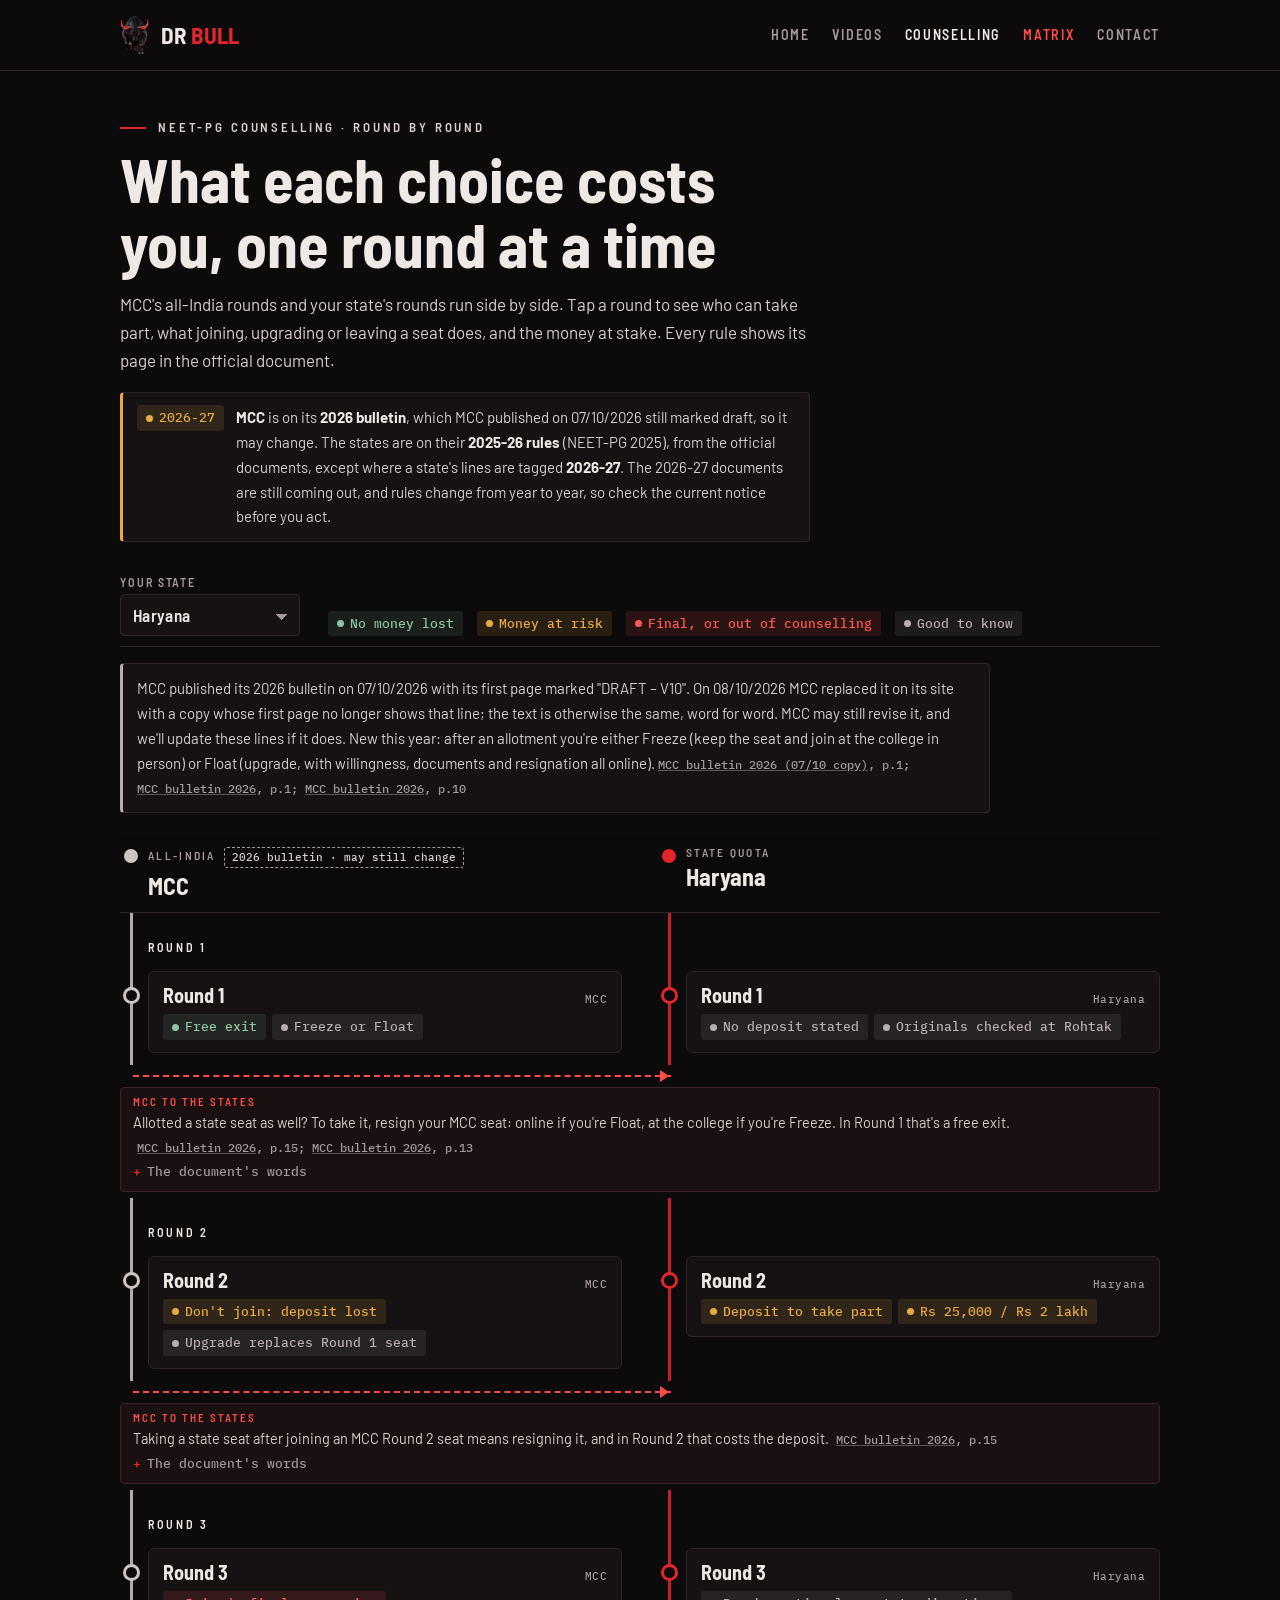
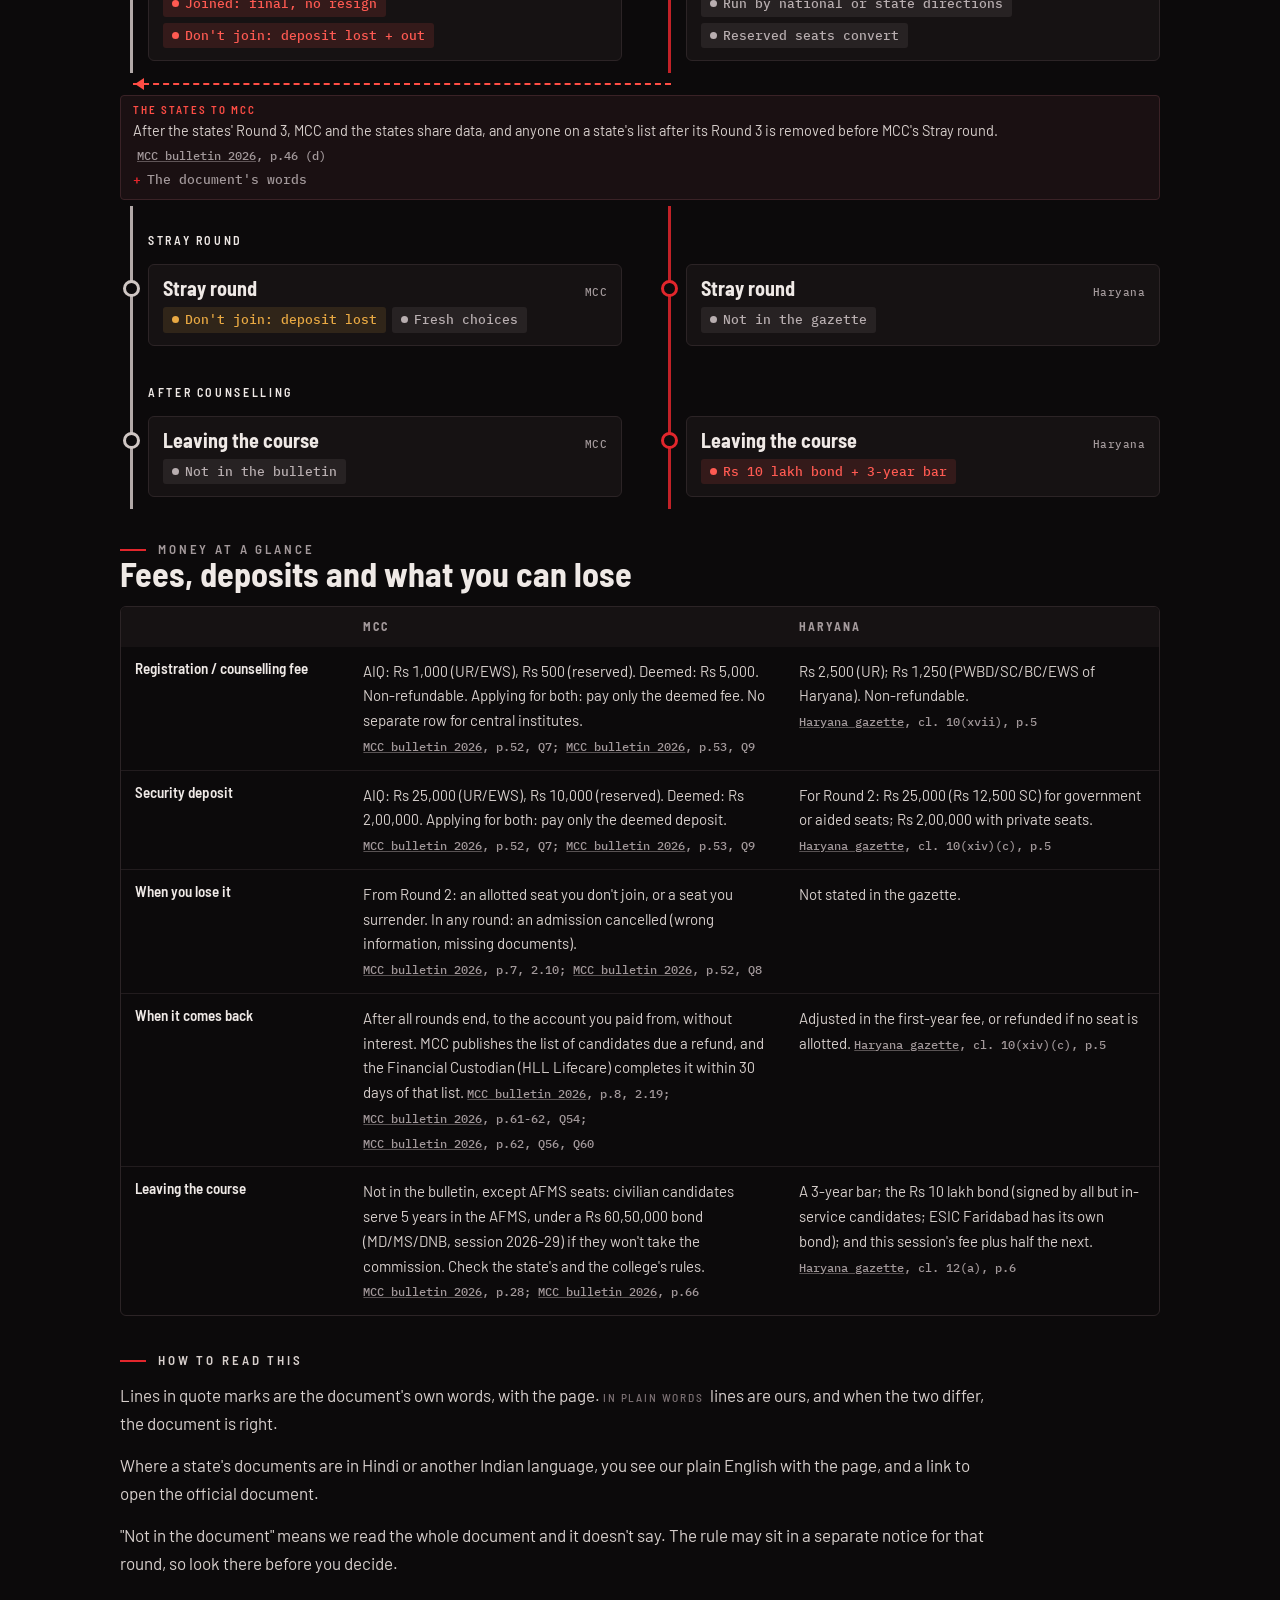
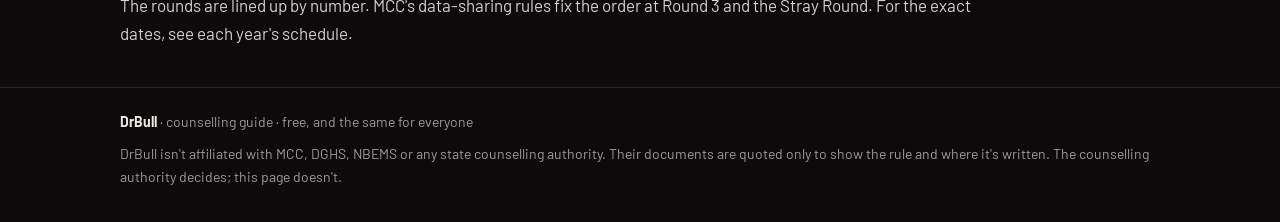
<file: counselling/index.html>
<!doctype html>
<html lang="en">
<head>
<meta charset="utf-8">
<meta name="viewport" content="width=device-width, initial-scale=1, viewport-fit=cover">
<title>Counselling guide &middot; DrBull</title>
<meta name="description" content="NEET-PG counselling, round by round: what joining, upgrading or leaving a seat costs in MCC's all-India rounds and your state's rounds, with each rule's page in the official document.">
<link rel="canonical" href="https://drbull.in/counselling/">
<link rel="icon" type="image/png" sizes="64x64" href="../assets/favicon.png">
<meta name="theme-color" content="#0c0a0b">
<meta property="og:type" content="article">
<meta property="og:title" content="Counselling guide &middot; DrBull">
<meta property="og:description" content="MCC's rounds beside your state's: who can take part, what each choice costs, and the page where each rule is written.">
<meta property="og:image" content="https://drbull.in/assets/og.jpg">
<link rel="preconnect" href="https://fonts.googleapis.com">
<link rel="preconnect" href="https://fonts.gstatic.com" crossorigin>
<link rel="stylesheet" href="https://fonts.googleapis.com/css2?family=Barlow:wght@400;500;600&family=Barlow+Semi+Condensed:wght@500;600;700&family=IBM+Plex+Mono:wght@400;500&display=swap">
<link rel="stylesheet" href="style.css">
</head>
<body>
<header class="top">
  <div class="wrap">
    <a class="brand" href="../"><img src="../assets/bull_mark.webp" alt="" width="74" height="96"><span class="word">DR <b>BULL</b></span></a>
    <nav class="top-nav" aria-label="Main"><a href="../">Home</a><a href="../#library">Videos</a><a href="./" aria-current="page">Counselling</a><a class="accent" href="https://matrix.drbull.in">Matrix</a><a href="../#contact">Contact</a></nav>
  </div>
</header>

<main class="wrap">
  <section class="intro">
    <p class="eyebrow">NEET-PG counselling · round by round</p>
    <h1>What each choice costs you, one round at a time</h1>
    <p>MCC's all-India rounds and your state's rounds run side by side. Tap a round to see who can take part, what joining, upgrading or leaving a seat does, and the money at stake. Every rule shows its page in the official document.</p>
    <div class="yearnote"><span class="chip warn">2026-27</span><span><b>MCC</b> is on its <b>2026 bulletin</b>, which MCC published on 07/10/2026 still marked draft, so it may change. The states are on their <b>2025-26 rules</b> (NEET-PG 2025), from the official documents, except where a state's lines are tagged <b>2026-27</b>. The 2026-27 documents are still coming out, and rules change from year to year, so check the current notice before you act.</span></div>
  </section>

  <div class="controls">
    <label>Your state <select id="state"></select></label>
    <div class="legend" aria-label="Legend">
      <span class="chip ok">No money lost</span><span class="chip warn">Money at risk</span><span class="chip stop">Final, or out of counselling</span><span class="chip info">Good to know</span>
    </div>
  </div>
  <div id="statenotes"></div>

  <section class="board" id="board" aria-label="Rounds" aria-live="polite"><p class="loading">Loading the rounds...</p></section>

  <section class="money">
    <p class="eyebrow">Money at a glance</p>
    <h2 id="money-h">Fees, deposits and what you can lose</h2>
    <div class="mtable-wrap"><table class="mt" id="money"></table></div>
  </section>

  <section class="howto">
    <p class="eyebrow">How to read this</p>
    <p>Lines in quote marks are the document's own words, with the page. <span class="plainnote">In plain words</span>lines are ours, and when the two differ, the document is right.</p>
    <p>Where a state's documents are in Hindi or another Indian language, you see our plain English with the page, and a link to open the official document.</p>
    <p>"Not in the document" means we read the whole document and it doesn't say. The rule may sit in a separate notice for that round, so look there before you decide.</p>
    <p>The rounds are lined up by number. MCC's data-sharing rules fix the order at Round 3 and the Stray Round. For the exact dates, see each year's schedule.</p>
  </section>
</main>

<footer>
  <div class="wrap">
    <span><b>DrBull</b> · counselling guide · free, and the same for everyone</span>
    <span>DrBull isn't affiliated with MCC, DGHS, NBEMS or any state counselling authority. Their documents are quoted only to show the rule and where it's written. The counselling authority decides; this page doesn't.</span>
  </div>
</footer>
<script src="app.js"></script>
<!-- Cloudflare Web Analytics: live host only, so local previews are not counted --><script>(function(){if(location.hostname!=="drbull.in")return;var s=document.createElement("script");s.type="module";s.src="https://static.cloudflareinsights.com/beacon.min.js";s.setAttribute("data-cf-beacon",'{"token": "c579460297cf46ffa20abdee29888928"}');document.head.appendChild(s);})();</script><!-- End Cloudflare Web Analytics -->
</body>
</html>
</file>
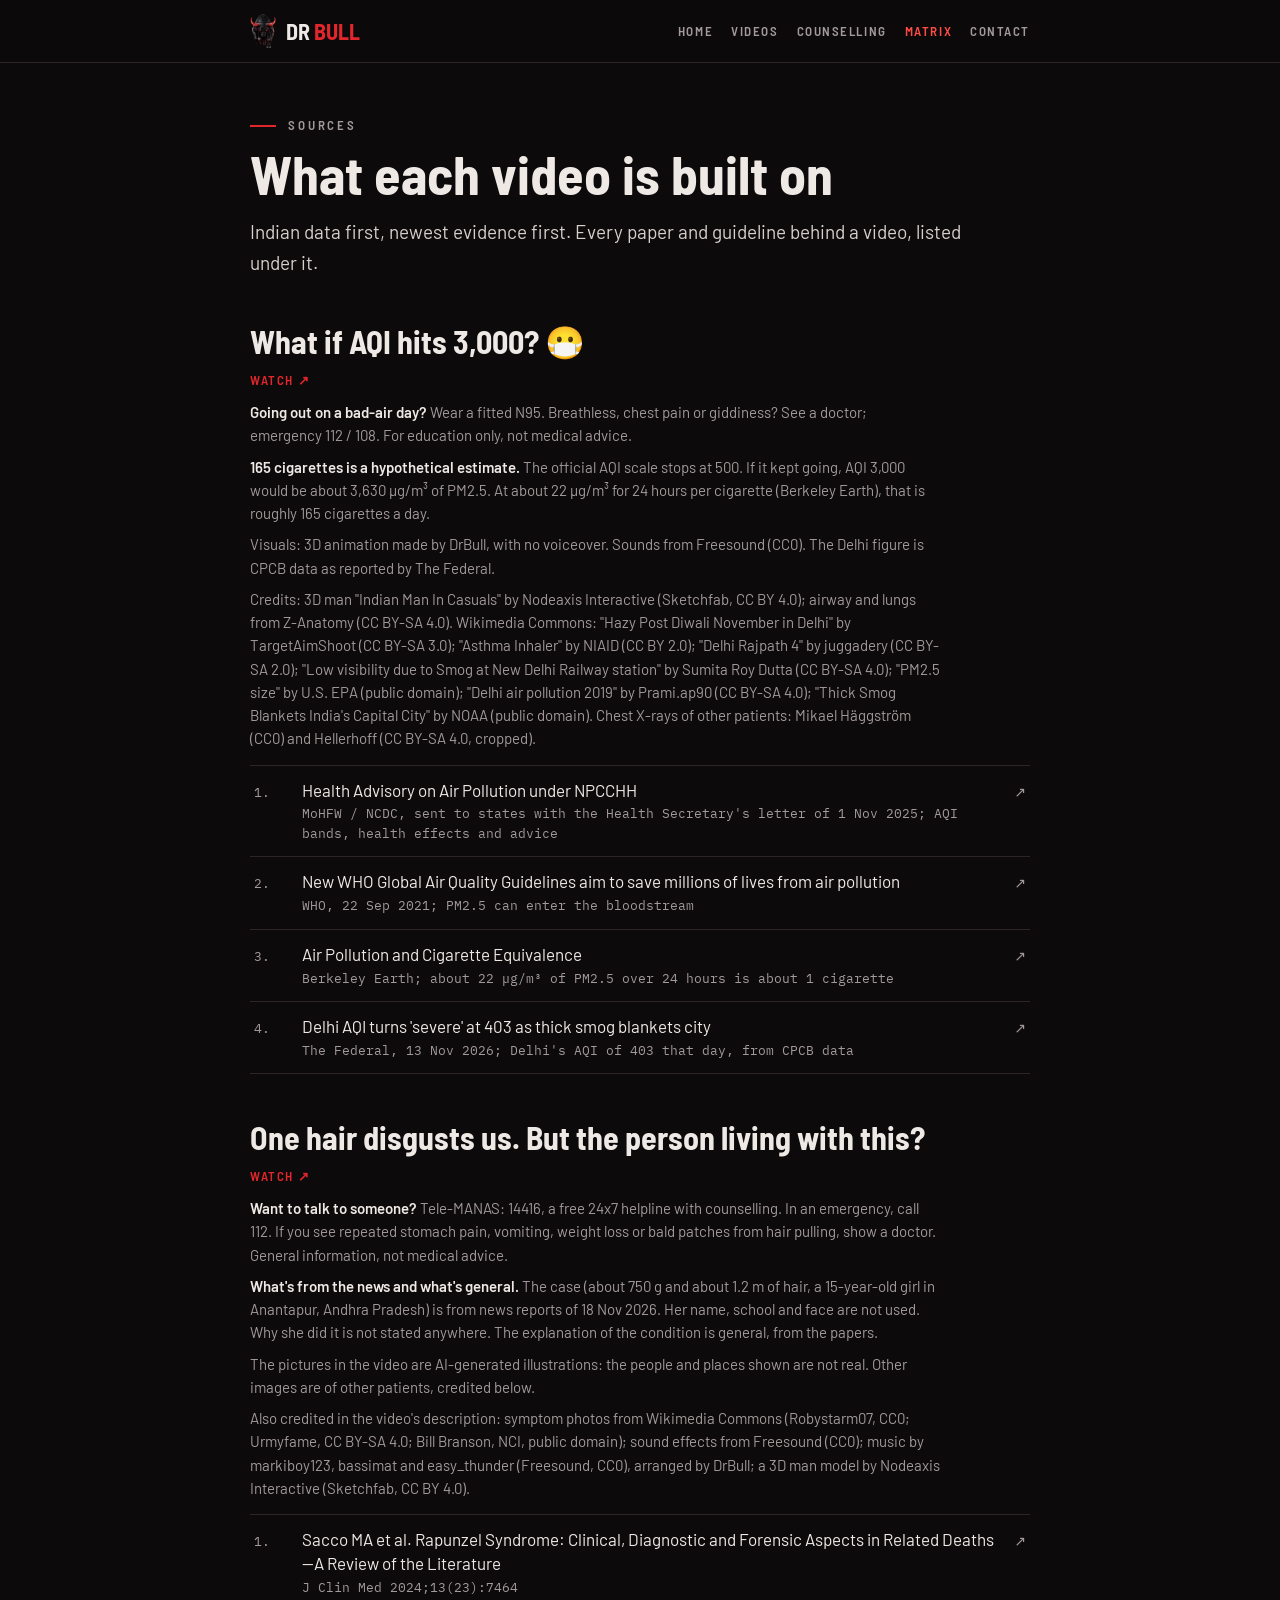
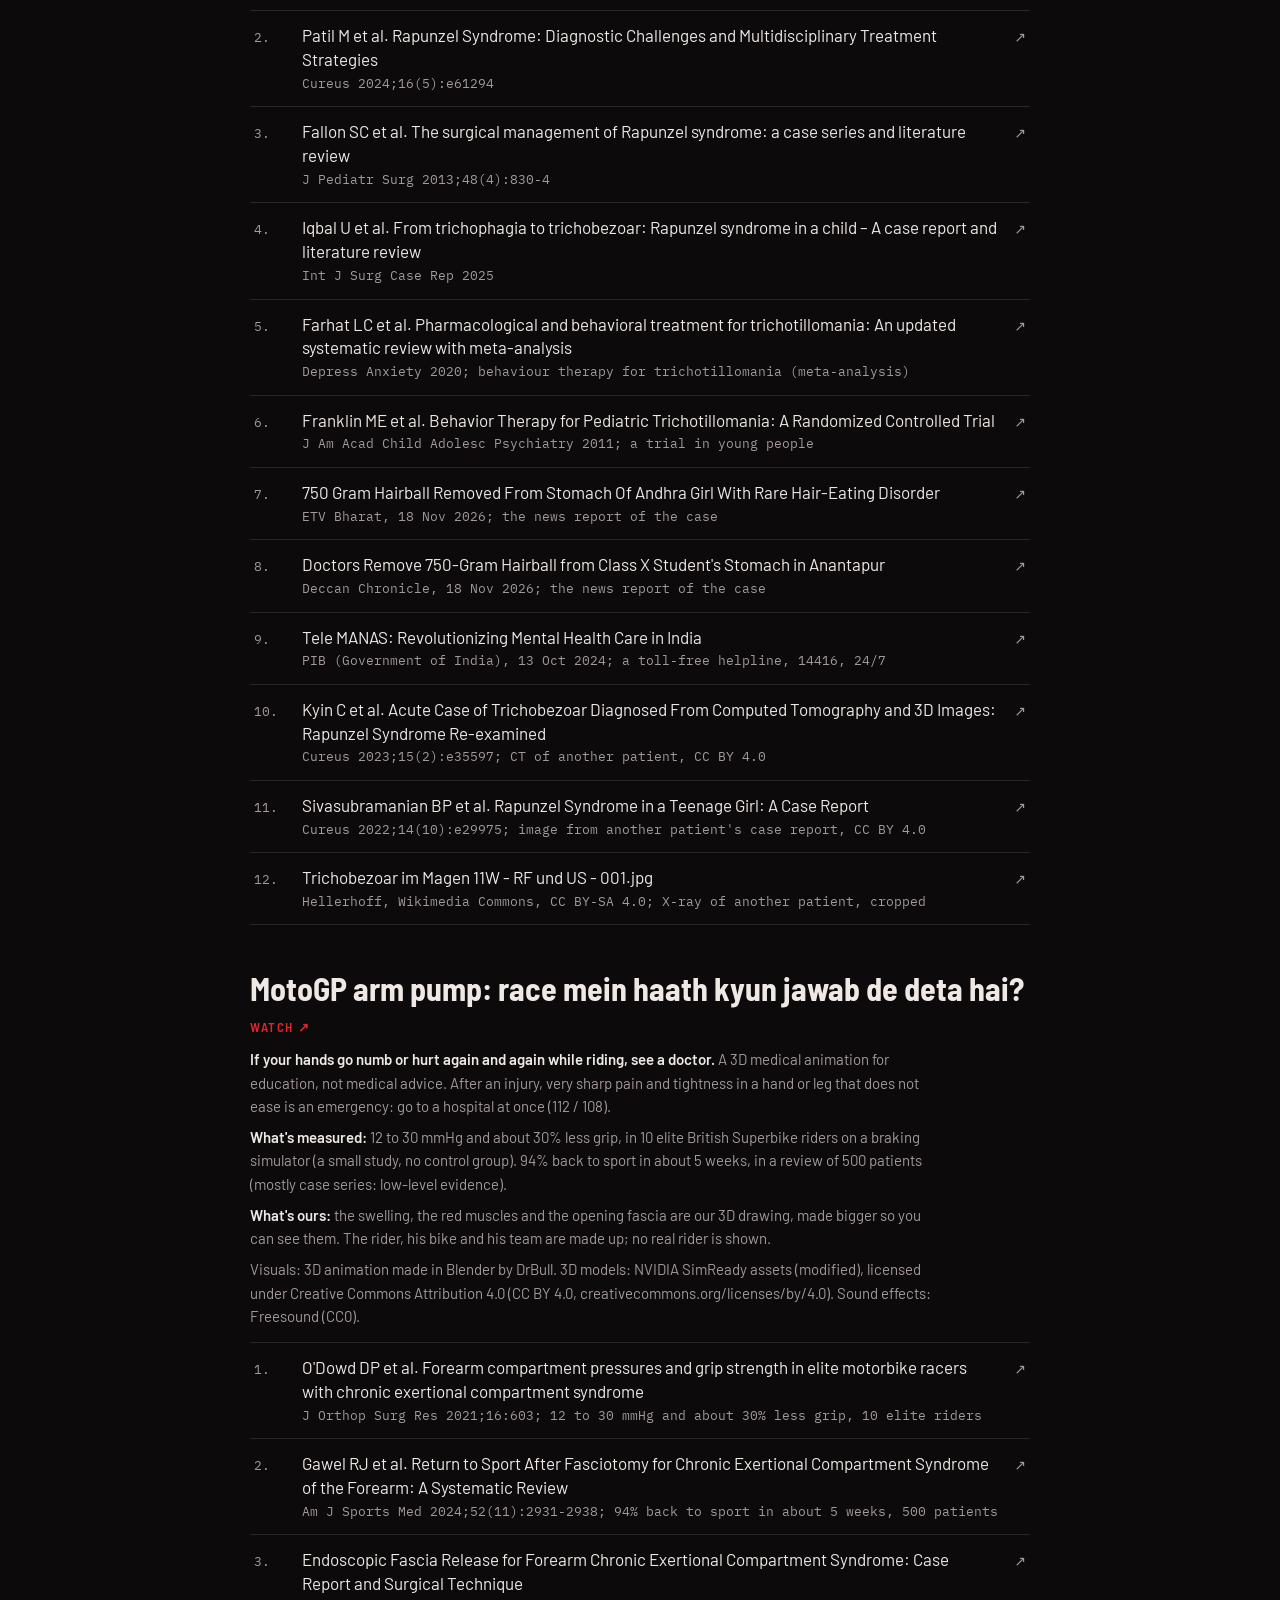
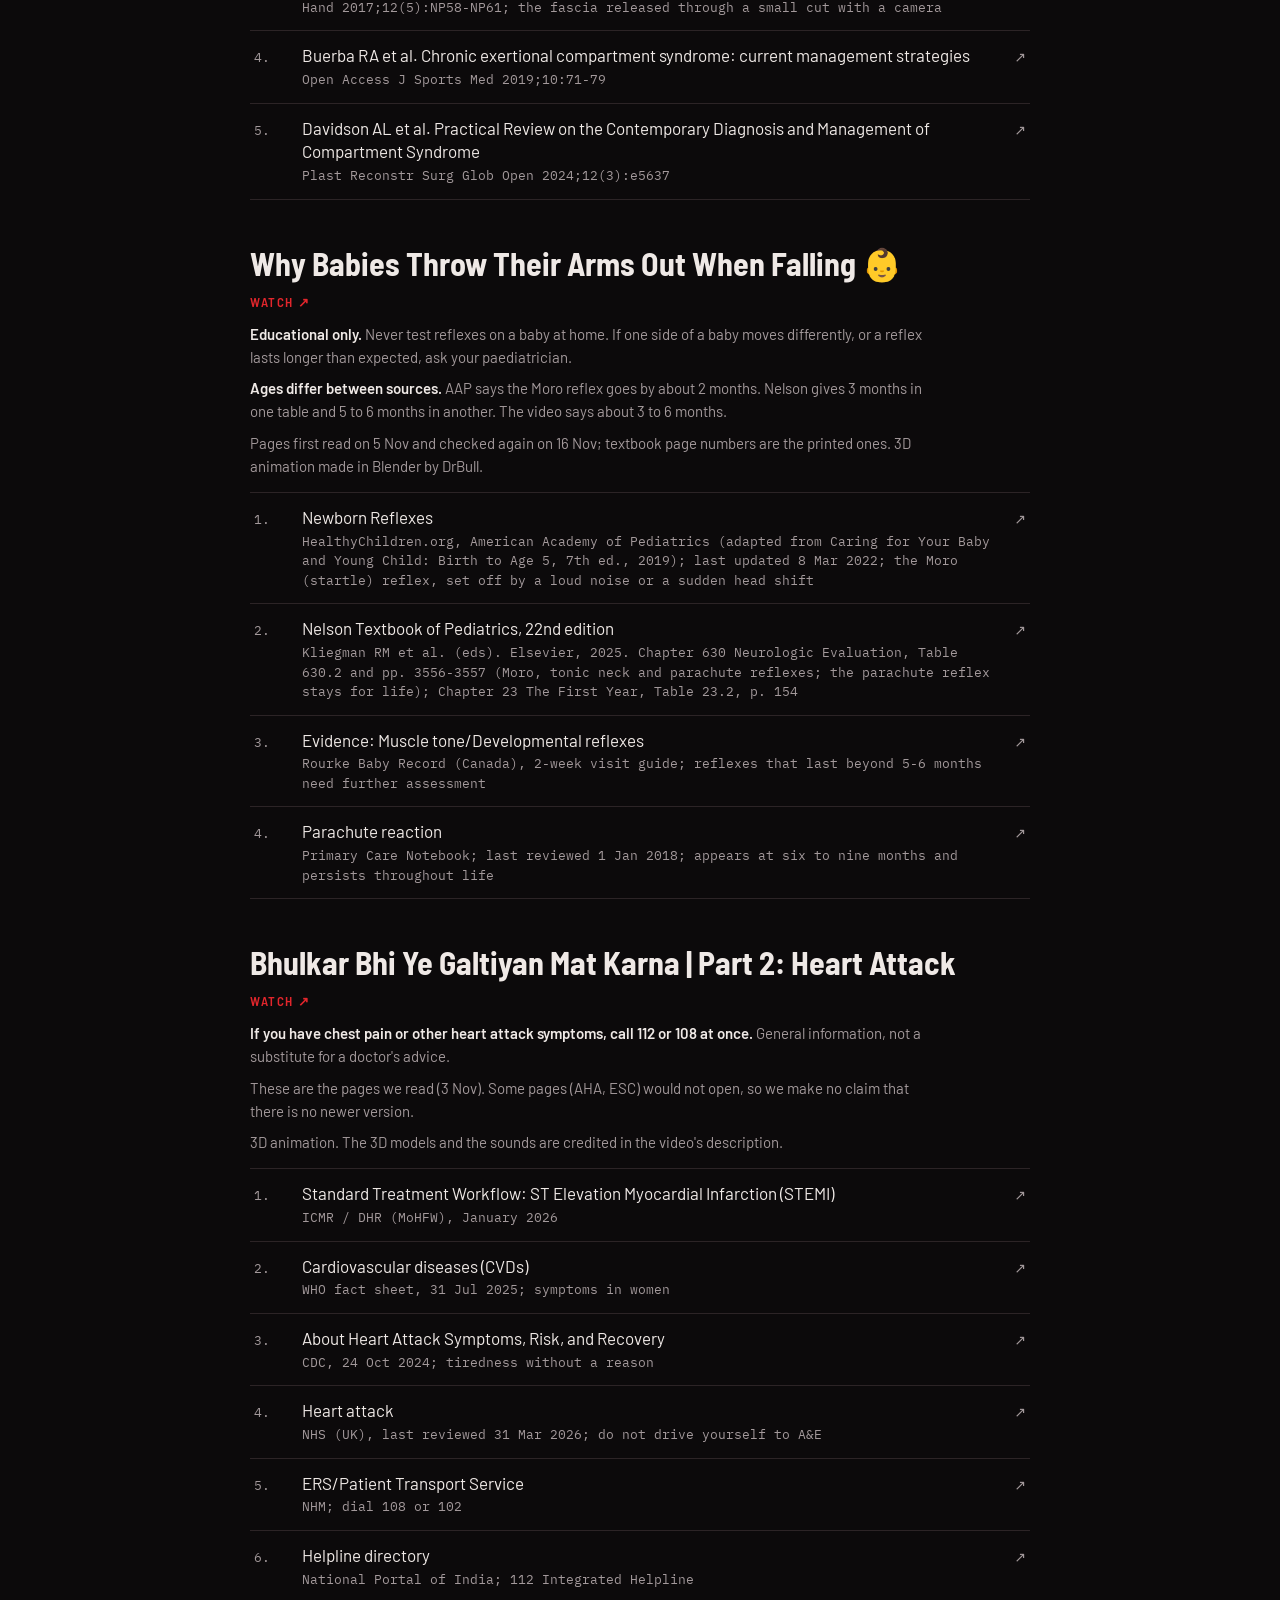
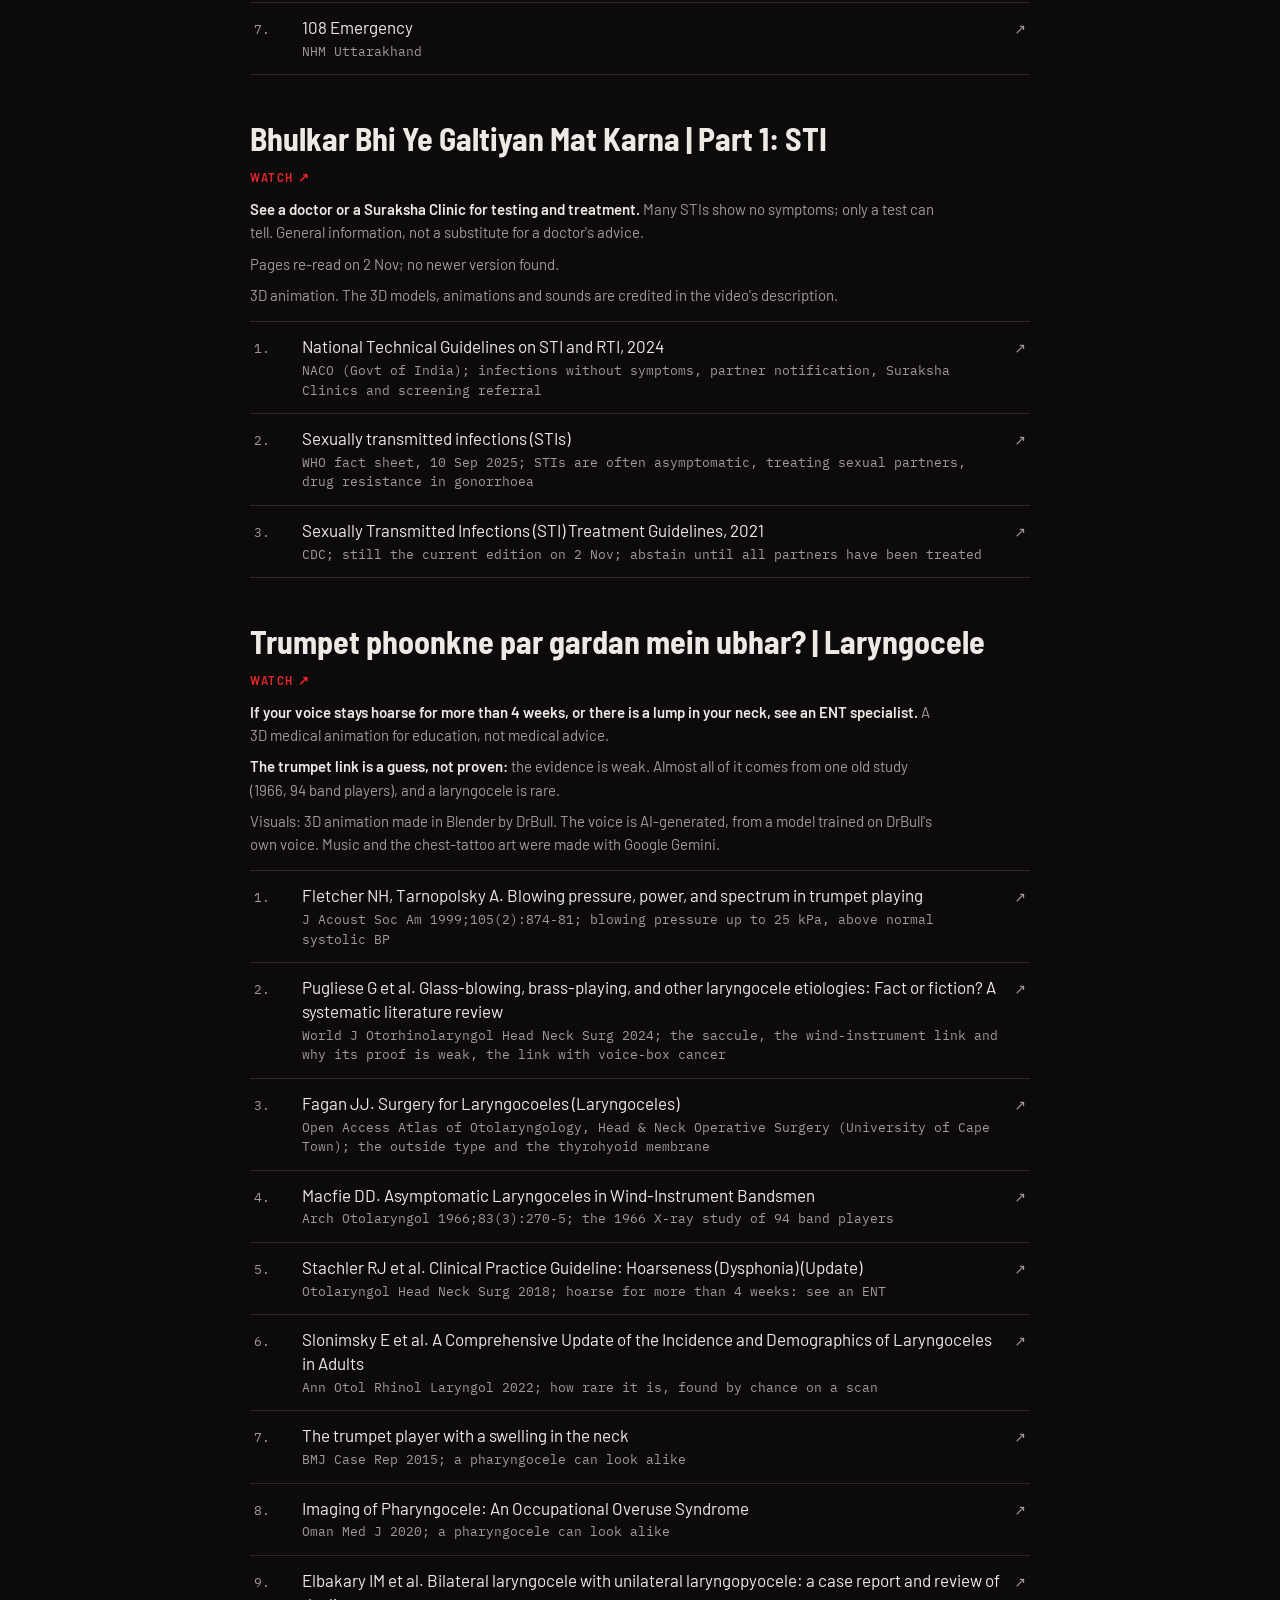
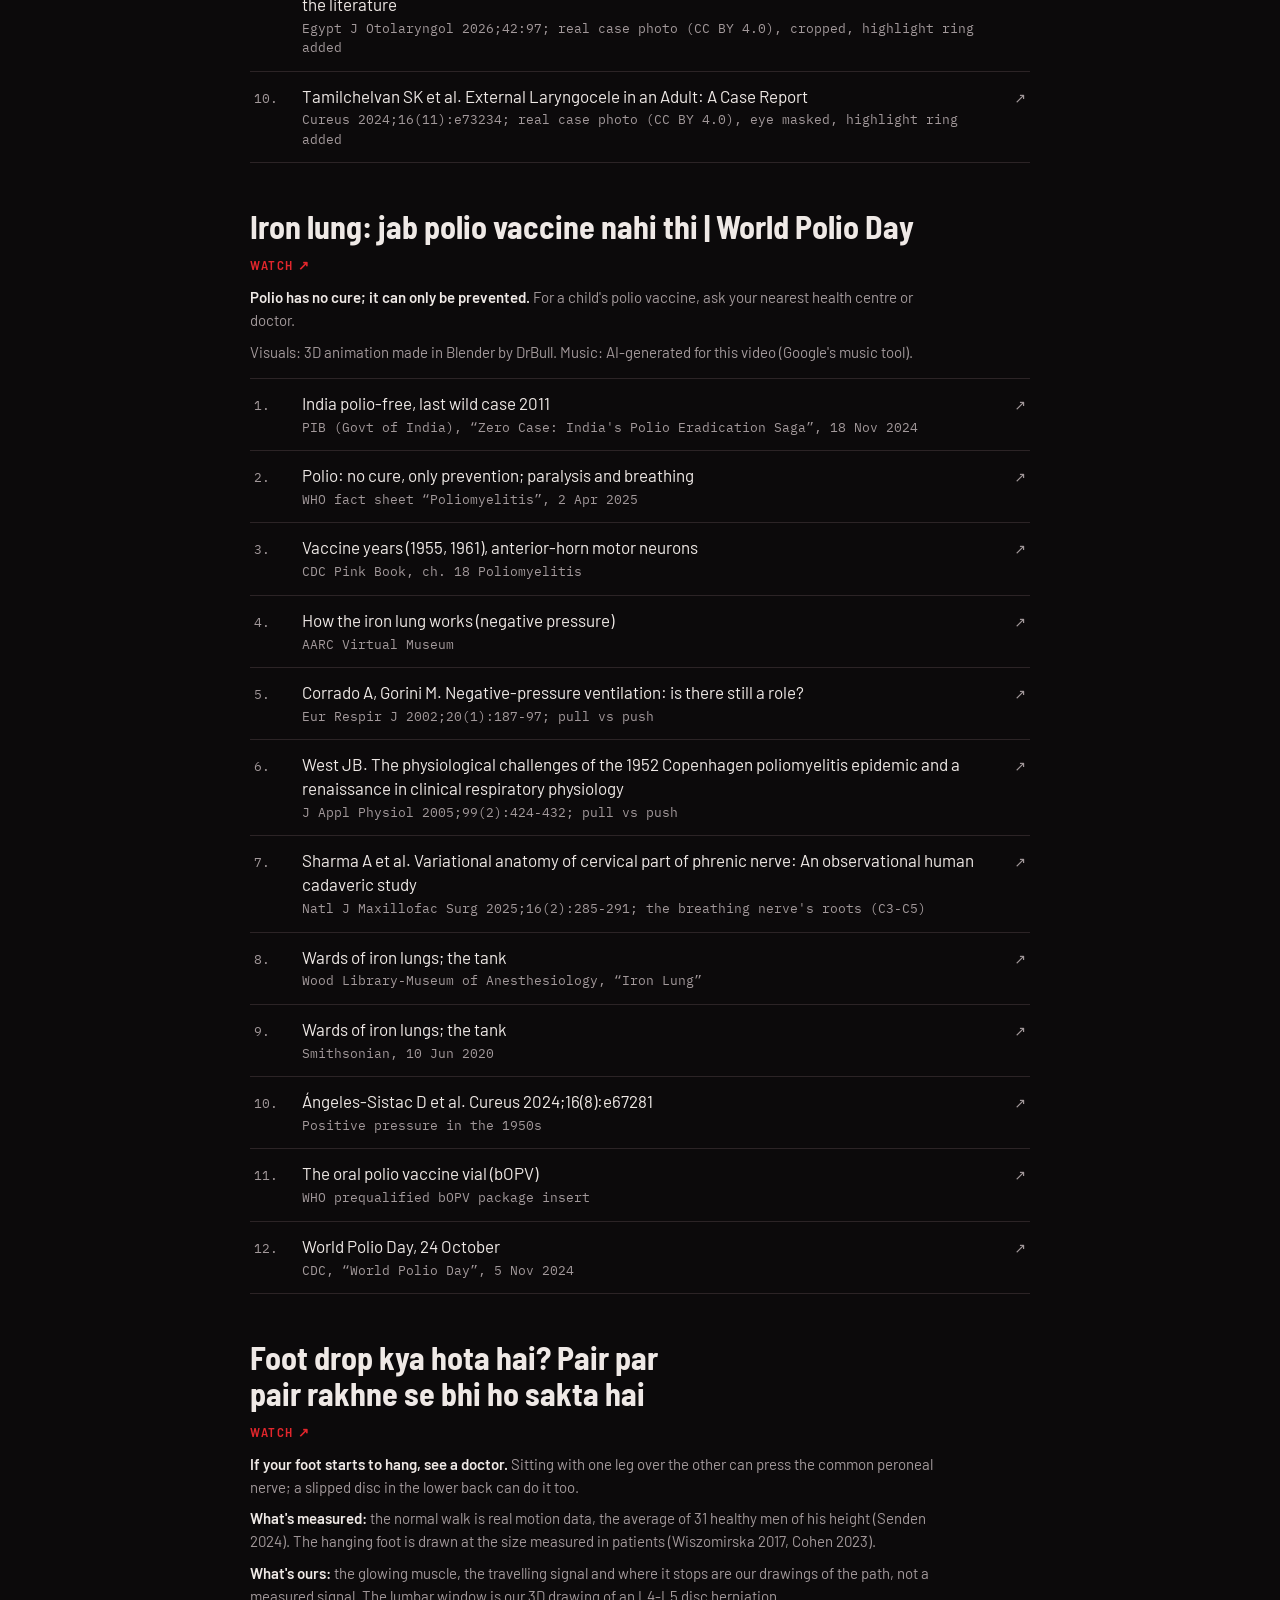
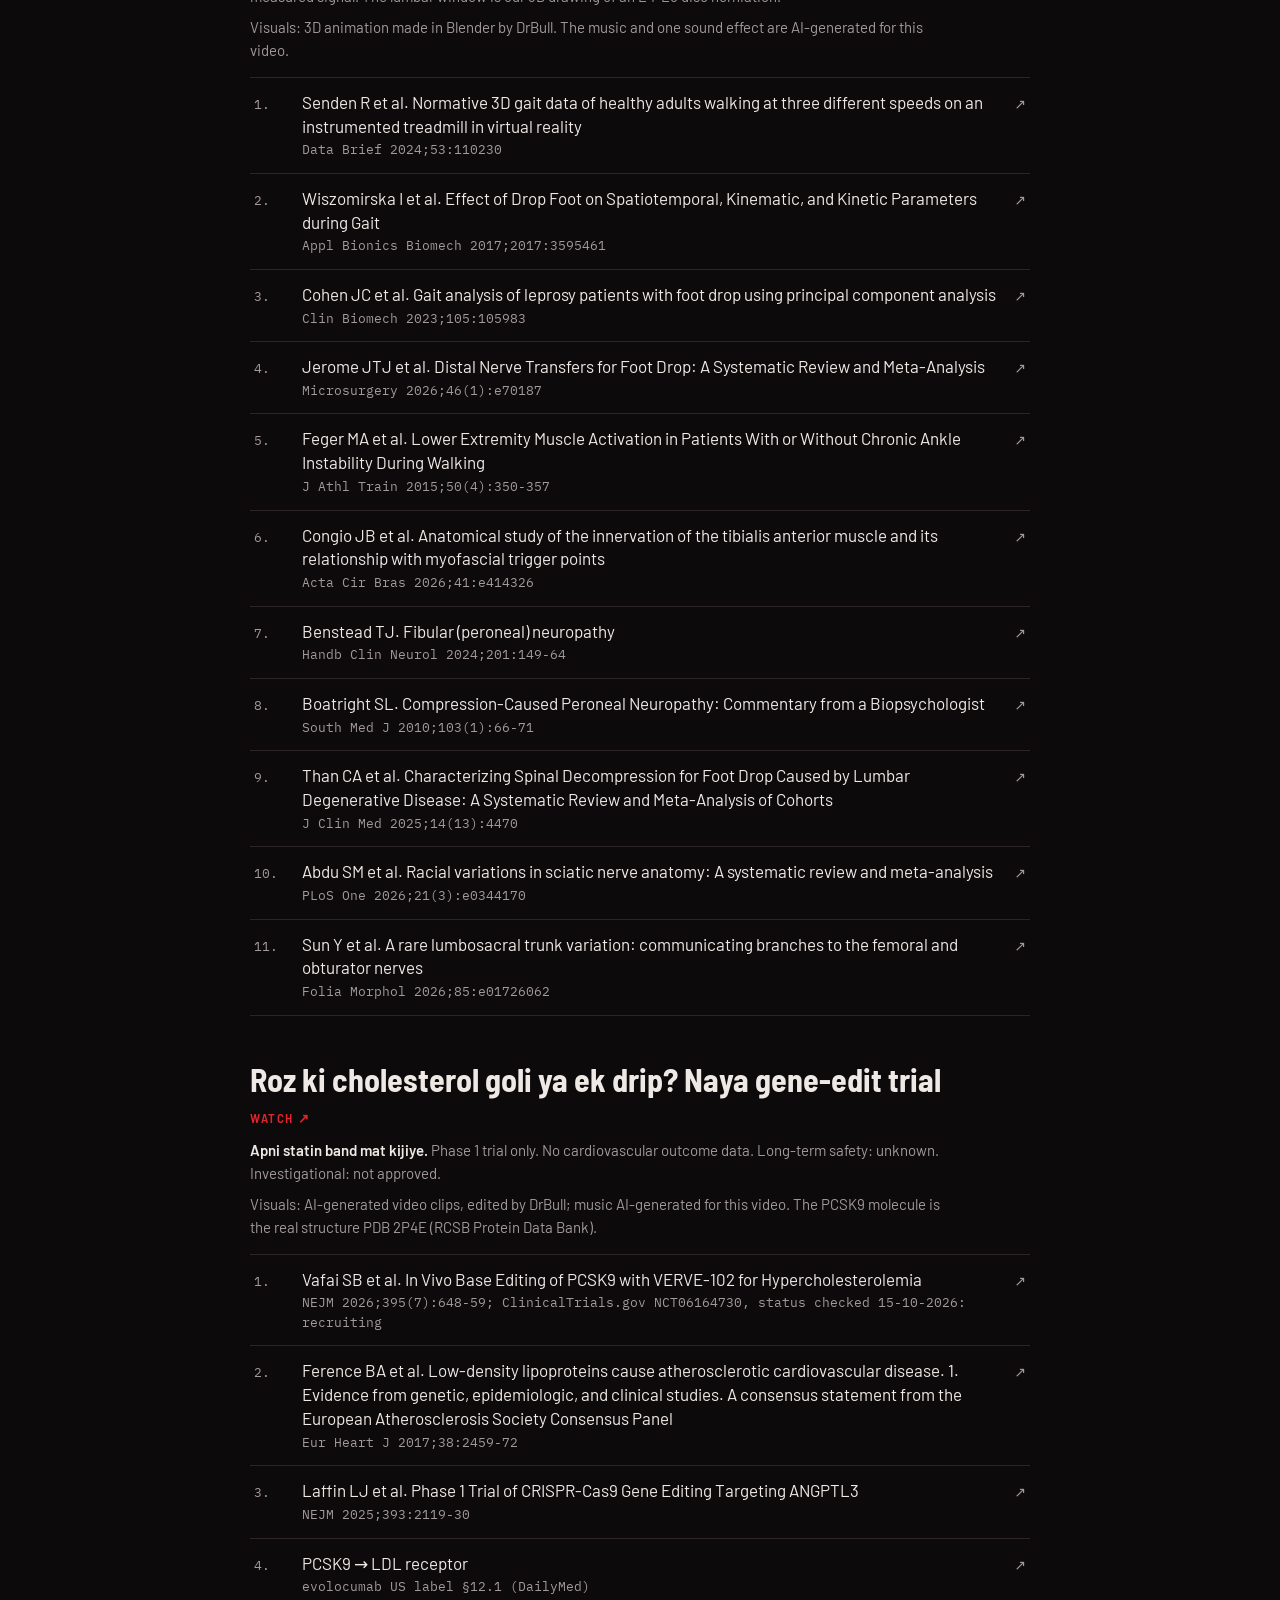
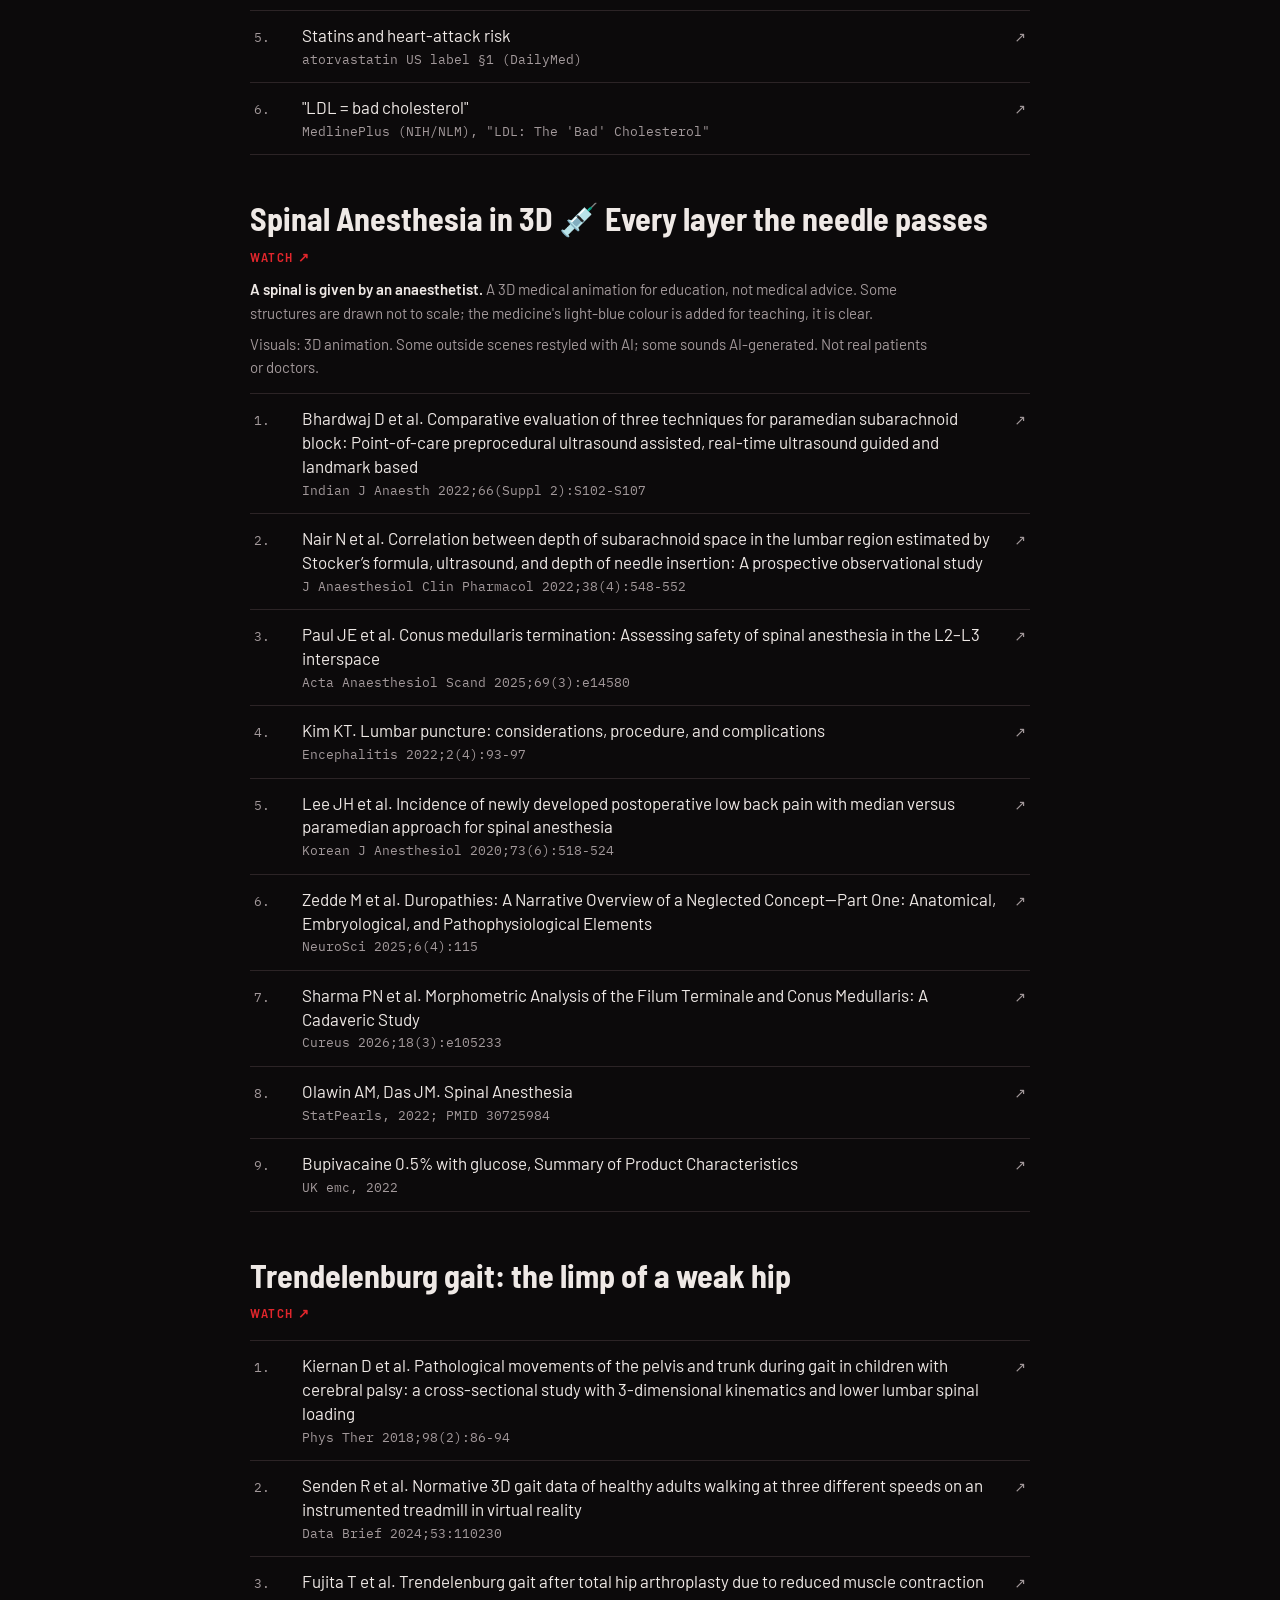
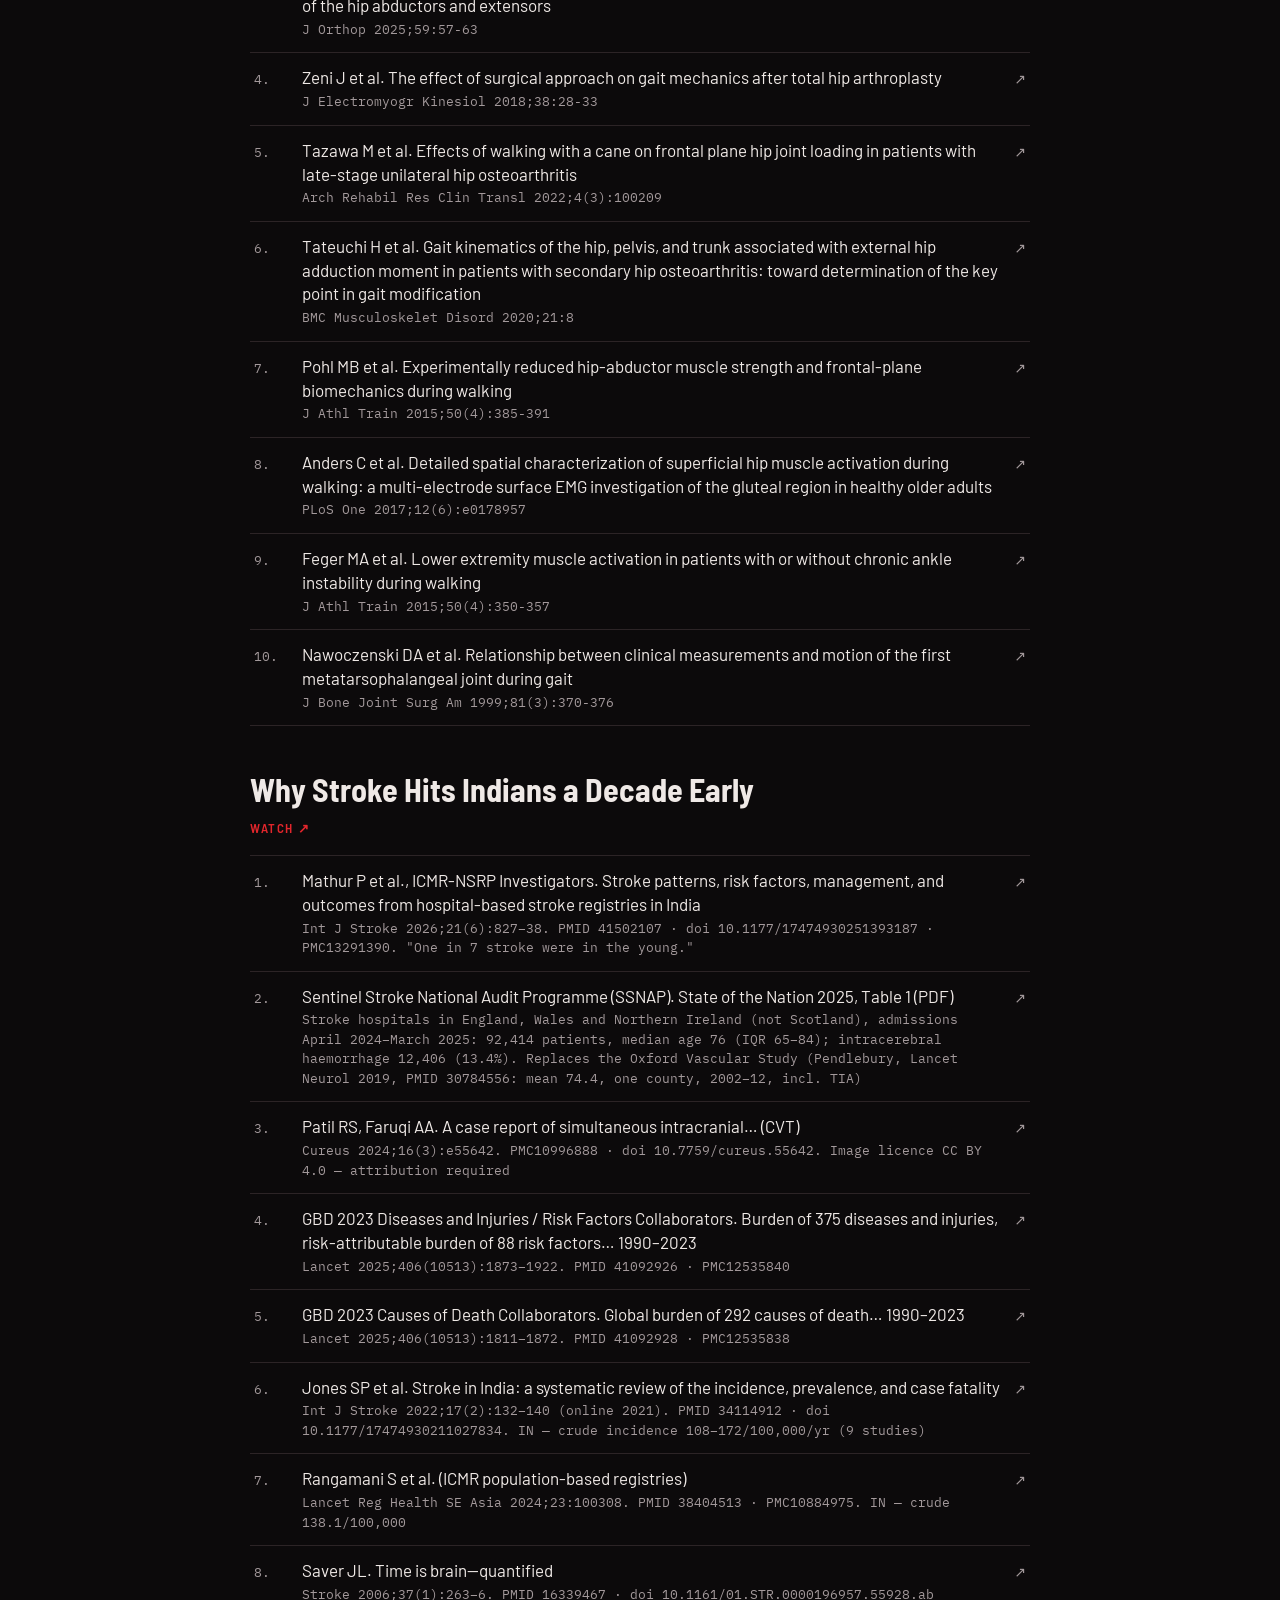
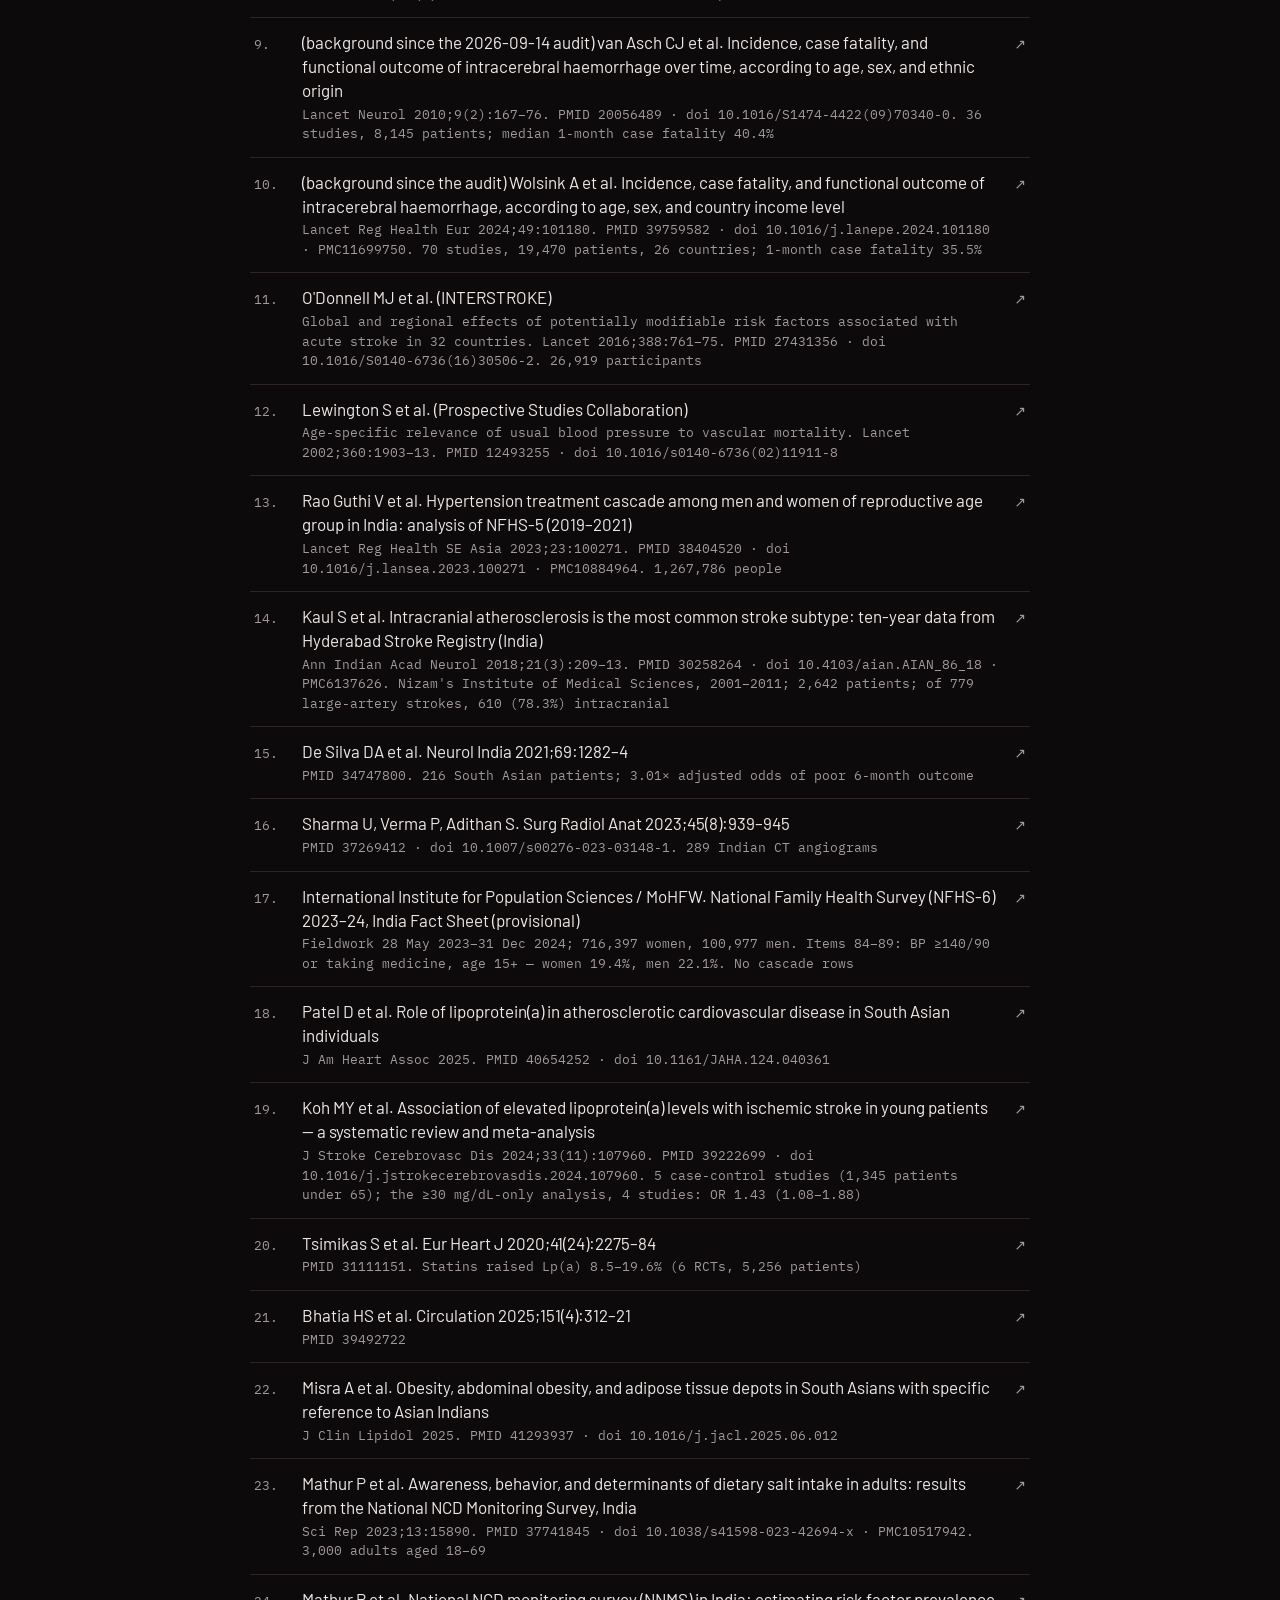
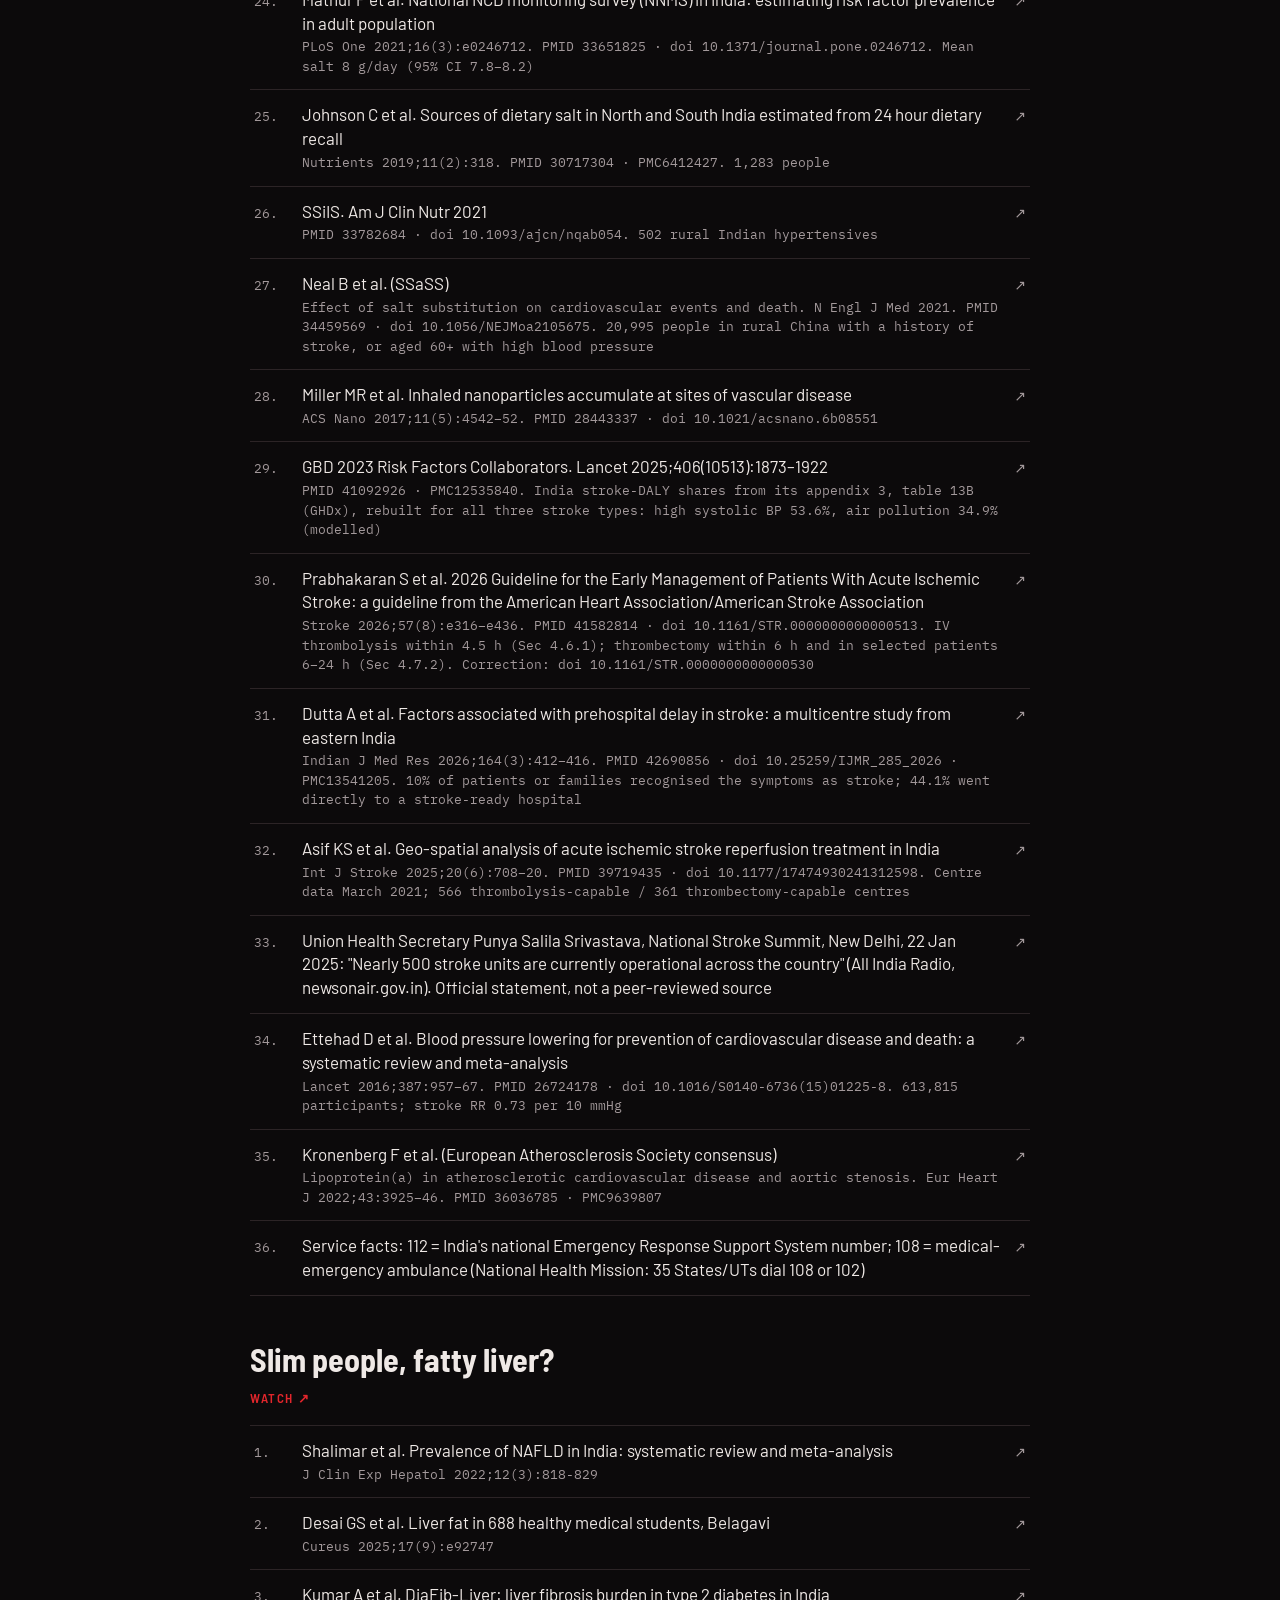
<file: sources/index.html>
<!doctype html>
<html lang="en">
<head>
<meta charset="utf-8">
<meta name="viewport" content="width=device-width, initial-scale=1, viewport-fit=cover">
<title>Sources &middot; DrBull</title>
<meta name="description" content="The papers and guidelines behind each DrBull video, video by video.">
<link rel="canonical" href="https://drbull.in/sources/">
<link rel="icon" type="image/png" sizes="64x64" href="../assets/favicon.png">
<meta name="theme-color" content="#0c0a0b">
<meta property="og:type" content="article">
<meta property="og:title" content="Sources &middot; DrBull">
<meta property="og:description" content="The papers and guidelines behind each DrBull video.">
<meta property="og:image" content="https://drbull.in/assets/og.jpg">
<link rel="preconnect" href="https://fonts.googleapis.com">
<link rel="preconnect" href="https://fonts.gstatic.com" crossorigin>
<link rel="stylesheet" href="https://fonts.googleapis.com/css2?family=Barlow+Semi+Condensed:wght@500;600;700&family=Barlow:wght@400;500;600&family=IBM+Plex+Mono:wght@400;500&display=swap">
<style>
  :root { --ink:#0c0a0b; --smoke:#161213; --ash:#2c2426; --bone:#efe9e6; --dust:#a3999b;
          --horn:#e2262c; --ember:#ff4d45;
          --display:"Barlow Semi Condensed",Bahnschrift,"Arial Narrow",sans-serif;
          --body:Barlow,Bahnschrift,"Segoe UI",system-ui,sans-serif;
          --mono:"IBM Plex Mono",Consolas,"Courier New",monospace; color-scheme: dark; }
  * { box-sizing:border-box; }
  body { margin:0; background:var(--ink); color:var(--bone); font:400 17px/1.65 var(--body); }
  a { color:var(--bone); }
  a:hover { color:var(--ember); }
  a:focus-visible { outline:2px solid var(--ember); outline-offset:3px; border-radius:4px; }
  .wrap { max-width:860px; margin-inline:auto; padding-inline:clamp(16px,4vw,40px); }
  header.top { border-bottom:1px solid var(--ash); background:rgba(12,10,11,.92); position:sticky;
               top:env(safe-area-inset-top,0px); z-index:5; backdrop-filter:blur(8px); }
  header .wrap { display:flex; align-items:center; justify-content:space-between; gap:16px; padding-block:14px; }
  .brand { display:flex; align-items:center; gap:10px; text-decoration:none; }
  .brand img { height:34px; width:auto; display:block; }
  .word { font:700 22px/1 var(--display); }
  .word b { color:var(--horn); }
  header nav { display:flex; gap:18px; font:600 13px/1 var(--display); letter-spacing:.12em; text-transform:uppercase; }
  header nav a { color:var(--dust); text-decoration:none; white-space:nowrap; }
  header nav a:hover { color:var(--bone); }
  header nav a.accent { color:var(--ember); }
  header nav a.accent:hover { color:var(--bone); }
  main { padding-block:clamp(32px,6vw,56px) 72px; }
  .eyebrow { font:600 13px/1 var(--display); letter-spacing:.22em; text-transform:uppercase; color:var(--dust);
             display:flex; align-items:center; gap:12px; margin:0 0 14px; }
  .eyebrow::before { content:""; width:26px; height:2px; background:var(--horn); flex:none; }
  h1 { font:700 clamp(34px,5vw,54px)/1.03 var(--display); margin:0 0 14px; text-wrap:balance; }
  .lede { color:#d7cfcc; font-size:clamp(17px,1.6vw,19px); max-width:40em; margin:0 0 8px; }
  .vid { margin-top:46px; scroll-margin-top:104px; }   /* a #anchor jump clears the sticky header (84 px on a phone) */
  .vid h2 { font:700 clamp(24px,3vw,32px)/1.12 var(--display); margin:0 0 4px; text-wrap:balance; }
  .vid .watch { display:inline-flex; gap:8px; font:600 13px/1 var(--display); letter-spacing:.12em;
                text-transform:uppercase; color:var(--horn); text-decoration:none; margin-bottom:6px; }
  .vid .watch:hover { color:var(--ember); }
  .vid .note { margin:8px 0 0; max-width:46em; color:var(--dust); font-size:15px; line-height:1.55; }
  .vid .note b { color:var(--bone); font-weight:600; }
  .refs { list-style:none; margin:14px 0 0; padding:0; border-top:1px solid var(--ash); counter-reset:r; }
  .refs li { border-bottom:1px solid var(--ash); }
  .refs a { display:grid; grid-template-columns:34px minmax(0,1fr) auto; gap:10px 14px; align-items:baseline;
            padding:13px 4px; text-decoration:none; }
  .refs a:hover { background:rgba(22,18,19,.8); }
  .refs a:hover .go { color:var(--horn); }
  .refs .n { counter-increment:r; color:var(--dust); font:400 13px var(--mono); }
  .refs .n::before { content:counter(r) "."; }
  .refs .t { line-height:1.4; }
  .refs .t em { font-style:normal; color:var(--dust); font:400 13px/1.5 var(--mono); display:block; margin-top:2px; }
  .refs .go { color:var(--dust); font-size:14px; }
  .card { border:1px solid var(--ash); border-radius:12px; background:rgba(22,18,19,.72); padding:18px 20px;
          margin:26px 0 0; color:var(--dust); font-size:15px; line-height:1.55; }
  .card b { color:var(--bone); }
  footer { border-top:1px solid var(--ash); }
  footer .wrap { display:grid; gap:8px; padding-block:26px; color:var(--dust); font-size:14px; }
  footer b { color:var(--bone); }
  @media (max-width:720px) {
    header .wrap { flex-wrap:wrap; row-gap:8px; }
    header nav { width:100%; overflow-x:auto; }
    .refs a { grid-template-columns:28px minmax(0,1fr); }
    .refs .go { display:none; }
  }
</style>
</head>
<body>
<header class="top">
  <div class="wrap">
    <a class="brand" href="../"><img src="../assets/bull_mark.webp" alt="" width="76" height="96"><span class="word">DR <b>BULL</b></span></a>
    <nav><a href="../">Home</a><a href="../#library">Videos</a><a href="../counselling/">Counselling</a><a class="accent" href="https://matrix.drbull.in">Matrix</a><a href="../#contact">Contact</a></nav>
  </div>
</header>
<main class="wrap">
  <p class="eyebrow">Sources</p>
  <h1>What each video is built on</h1>
  <p class="lede">Indian data first, newest evidence first. Every paper and guideline behind a video, listed under it.</p>
  <section class="vid" id="aqi-3000">
    <h2>What if AQI hits 3,000? 😷</h2>
    <a class="watch" href="https://www.youtube.com/shorts/Y1iEZLKMArA" target="_blank" rel="noopener">Watch ↗</a>
    <p class="note"><b>Going out on a bad-air day?</b> Wear a fitted N95. Breathless, chest pain or giddiness? See a doctor; emergency 112 / 108. For education only, not medical advice.</p>
    <p class="note"><b>165 cigarettes is a hypothetical estimate.</b> The official AQI scale stops at 500. If it kept going, AQI 3,000 would be about 3,630 µg/m³ of PM2.5. At about 22 µg/m³ for 24 hours per cigarette (Berkeley Earth), that is roughly 165 cigarettes a day.</p>
    <p class="note">Visuals: 3D animation made by DrBull, with no voiceover. Sounds from Freesound (CC0). The Delhi figure is CPCB data as reported by The Federal.</p>
    <p class="note">Credits: 3D man "Indian Man In Casuals" by Nodeaxis Interactive (Sketchfab, CC BY 4.0); airway and lungs from Z-Anatomy (CC BY-SA 4.0). Wikimedia Commons: "Hazy Post Diwali November in Delhi" by TargetAimShoot (CC BY-SA 3.0); "Asthma Inhaler" by NIAID (CC BY 2.0); "Delhi Rajpath 4" by juggadery (CC BY-SA 2.0); "Low visibility due to Smog at New Delhi Railway station" by Sumita Roy Dutta (CC BY-SA 4.0); "PM2.5 size" by U.S. EPA (public domain); "Delhi air pollution 2019" by Prami.ap90 (CC BY-SA 4.0); "Thick Smog Blankets India's Capital City" by NOAA (public domain). Chest X-rays of other patients: Mikael Häggström (CC0) and Hellerhoff (CC BY-SA 4.0, cropped).</p>
    <ol class="refs">
      <li><a href="https://ncdc.mohfw.gov.in/uploads/pdf/air2.pdf" target="_blank" rel="noopener"><span class="n"></span><span class="t">Health Advisory on Air Pollution under NPCCHH<em>MoHFW / NCDC, sent to states with the Health Secretary's letter of 1 Nov 2025; AQI bands, health effects and advice</em></span><span class="go">↗</span></a></li>
      <li><a href="https://www.who.int/news/item/22-09-2021-new-who-global-air-quality-guidelines-aim-to-save-millions-of-lives-from-air-pollution" target="_blank" rel="noopener"><span class="n"></span><span class="t">New WHO Global Air Quality Guidelines aim to save millions of lives from air pollution<em>WHO, 22 Sep 2021; PM2.5 can enter the bloodstream</em></span><span class="go">↗</span></a></li>
      <li><a href="https://berkeleyearth.org/air-pollution-and-cigarette-equivalence" target="_blank" rel="noopener"><span class="n"></span><span class="t">Air Pollution and Cigarette Equivalence<em>Berkeley Earth; about 22 µg/m³ of PM2.5 over 24 hours is about 1 cigarette</em></span><span class="go">↗</span></a></li>
      <li><a href="https://thefederal.com/category/states/north/delhi/delhi-aqi-turns-severe-at-403-as-thick-smog-blankets-city-262746" target="_blank" rel="noopener"><span class="n"></span><span class="t">Delhi AQI turns 'severe' at 403 as thick smog blankets city<em>The Federal, 13 Nov 2026; Delhi's AQI of 403 that day, from CPCB data</em></span><span class="go">↗</span></a></li>
    </ol>
  </section>
  <section class="vid" id="hair-pulling-trichobezoar">
    <h2>One hair disgusts us. But the person living with this?</h2>
    <a class="watch" href="https://www.youtube.com/shorts/COTUamzSuQU" target="_blank" rel="noopener">Watch ↗</a>
    <p class="note"><b>Want to talk to someone?</b> Tele-MANAS: 14416, a free 24x7 helpline with counselling. In an emergency, call 112. If you see repeated stomach pain, vomiting, weight loss or bald patches from hair pulling, show a doctor. General information, not medical advice.</p>
    <p class="note"><b>What's from the news and what's general.</b> The case (about 750 g and about 1.2 m of hair, a 15-year-old girl in Anantapur, Andhra Pradesh) is from news reports of 18 Nov 2026. Her name, school and face are not used. Why she did it is not stated anywhere. The explanation of the condition is general, from the papers.</p>
    <p class="note">The pictures in the video are AI-generated illustrations: the people and places shown are not real. Other images are of other patients, credited below.</p>
    <p class="note">Also credited in the video's description: symptom photos from Wikimedia Commons (Robystarm07, CC0; Urmyfame, CC BY-SA 4.0; Bill Branson, NCI, public domain); sound effects from Freesound (CC0); music by markiboy123, bassimat and easy_thunder (Freesound, CC0), arranged by DrBull; a 3D man model by Nodeaxis Interactive (Sketchfab, CC BY 4.0).</p>
    <ol class="refs">
      <li><a href="https://doi.org/10.3390/jcm13237464" target="_blank" rel="noopener"><span class="n"></span><span class="t">Sacco MA et al. Rapunzel Syndrome: Clinical, Diagnostic and Forensic Aspects in Related Deaths—A Review of the Literature<em>J Clin Med 2024;13(23):7464</em></span><span class="go">↗</span></a></li>
      <li><a href="https://doi.org/10.7759/cureus.61294" target="_blank" rel="noopener"><span class="n"></span><span class="t">Patil M et al. Rapunzel Syndrome: Diagnostic Challenges and Multidisciplinary Treatment Strategies<em>Cureus 2024;16(5):e61294</em></span><span class="go">↗</span></a></li>
      <li><a href="https://doi.org/10.1016/j.jpedsurg.2012.07.046" target="_blank" rel="noopener"><span class="n"></span><span class="t">Fallon SC et al. The surgical management of Rapunzel syndrome: a case series and literature review<em>J Pediatr Surg 2013;48(4):830-4</em></span><span class="go">↗</span></a></li>
      <li><a href="https://doi.org/10.1016/j.ijscr.2025.111940" target="_blank" rel="noopener"><span class="n"></span><span class="t">Iqbal U et al. From trichophagia to trichobezoar: Rapunzel syndrome in a child – A case report and literature review<em>Int J Surg Case Rep 2025</em></span><span class="go">↗</span></a></li>
      <li><a href="https://doi.org/10.1002/da.23028" target="_blank" rel="noopener"><span class="n"></span><span class="t">Farhat LC et al. Pharmacological and behavioral treatment for trichotillomania: An updated systematic review with meta-analysis<em>Depress Anxiety 2020; behaviour therapy for trichotillomania (meta-analysis)</em></span><span class="go">↗</span></a></li>
      <li><a href="https://doi.org/10.1016/j.jaac.2011.05.009" target="_blank" rel="noopener"><span class="n"></span><span class="t">Franklin ME et al. Behavior Therapy for Pediatric Trichotillomania: A Randomized Controlled Trial<em>J Am Acad Child Adolesc Psychiatry 2011; a trial in young people</em></span><span class="go">↗</span></a></li>
      <li><a href="https://www.etvbharat.com/en/state/750-gram-hairball-removed-from-stomach-of-andhra-girl-with-rare-hair-eating-disorder-trichophagia-enn26111801118" target="_blank" rel="noopener"><span class="n"></span><span class="t">750 Gram Hairball Removed From Stomach Of Andhra Girl With Rare Hair-Eating Disorder<em>ETV Bharat, 18 Nov 2026; the news report of the case</em></span><span class="go">↗</span></a></li>
      <li><a href="https://www.deccanchronicle.com/southern-states/andhra-pradesh/doctors-remove-750-gram-hairball-from-class-x-students-stomach-in-anantapur-2005494" target="_blank" rel="noopener"><span class="n"></span><span class="t">Doctors Remove 750-Gram Hairball from Class X Student's Stomach in Anantapur<em>Deccan Chronicle, 18 Nov 2026; the news report of the case</em></span><span class="go">↗</span></a></li>
      <li><a href="https://pib.gov.in/PressNoteDetails.aspx?NoteId=153277&ModuleId=3" target="_blank" rel="noopener"><span class="n"></span><span class="t">Tele MANAS: Revolutionizing Mental Health Care in India<em>PIB (Government of India), 13 Oct 2024; a toll-free helpline, 14416, 24/7</em></span><span class="go">↗</span></a></li>
      <li><a href="https://doi.org/10.7759/cureus.35597" target="_blank" rel="noopener"><span class="n"></span><span class="t">Kyin C et al. Acute Case of Trichobezoar Diagnosed From Computed Tomography and 3D Images: Rapunzel Syndrome Re-examined<em>Cureus 2023;15(2):e35597; CT of another patient, CC BY 4.0</em></span><span class="go">↗</span></a></li>
      <li><a href="https://doi.org/10.7759/cureus.29975" target="_blank" rel="noopener"><span class="n"></span><span class="t">Sivasubramanian BP et al. Rapunzel Syndrome in a Teenage Girl: A Case Report<em>Cureus 2022;14(10):e29975; image from another patient's case report, CC BY 4.0</em></span><span class="go">↗</span></a></li>
      <li><a href="https://commons.wikimedia.org/wiki/File:Trichobezoar_im_Magen_11W_-_RF_und_US_-_001.jpg" target="_blank" rel="noopener"><span class="n"></span><span class="t">Trichobezoar im Magen 11W - RF und US - 001.jpg<em>Hellerhoff, Wikimedia Commons, CC BY-SA 4.0; X-ray of another patient, cropped</em></span><span class="go">↗</span></a></li>
    </ol>
  </section>
  <section class="vid" id="motogp-arm-pump">
    <h2>MotoGP arm pump: race mein haath kyun jawab de deta hai?</h2>
    <a class="watch" href="https://www.youtube.com/shorts/PAApZOZjcRk" target="_blank" rel="noopener">Watch ↗</a>
    <p class="note"><b>If your hands go numb or hurt again and again while riding, see a doctor.</b> A 3D medical animation for education, not medical advice. After an injury, very sharp pain and tightness in a hand or leg that does not ease is an emergency: go to a hospital at once (112 / 108).</p>
    <p class="note"><b>What's measured:</b> 12 to 30 mmHg and about 30% less grip, in 10 elite British Superbike riders on a braking simulator (a small study, no control group). 94% back to sport in about 5 weeks, in a review of 500 patients (mostly case series: low-level evidence).</p>
    <p class="note"><b>What's ours:</b> the swelling, the red muscles and the opening fascia are our 3D drawing, made bigger so you can see them. The rider, his bike and his team are made up; no real rider is shown.</p>
    <p class="note">Visuals: 3D animation made in Blender by DrBull. 3D models: NVIDIA SimReady assets (modified), licensed under Creative Commons Attribution 4.0 (CC BY 4.0, creativecommons.org/licenses/by/4.0). Sound effects: Freesound (CC0).</p>
    <ol class="refs">
      <li><a href="https://pmc.ncbi.nlm.nih.gov/articles/PMC8518181/" target="_blank" rel="noopener"><span class="n"></span><span class="t">O'Dowd DP et al. Forearm compartment pressures and grip strength in elite motorbike racers with chronic exertional compartment syndrome<em>J Orthop Surg Res 2021;16:603; 12 to 30 mmHg and about 30% less grip, 10 elite riders</em></span><span class="go">↗</span></a></li>
      <li><a href="https://doi.org/10.1177/03635465231216368" target="_blank" rel="noopener"><span class="n"></span><span class="t">Gawel RJ et al. Return to Sport After Fasciotomy for Chronic Exertional Compartment Syndrome of the Forearm: A Systematic Review<em>Am J Sports Med 2024;52(11):2931-2938; 94% back to sport in about 5 weeks, 500 patients</em></span><span class="go">↗</span></a></li>
      <li><a href="https://doi.org/10.1177/1558944716669799" target="_blank" rel="noopener"><span class="n"></span><span class="t">Endoscopic Fascia Release for Forearm Chronic Exertional Compartment Syndrome: Case Report and Surgical Technique<em>Hand 2017;12(5):NP58-NP61; the fascia released through a small cut with a camera</em></span><span class="go">↗</span></a></li>
      <li><a href="https://pmc.ncbi.nlm.nih.gov/articles/PMC6537460/" target="_blank" rel="noopener"><span class="n"></span><span class="t">Buerba RA et al. Chronic exertional compartment syndrome: current management strategies<em>Open Access J Sports Med 2019;10:71-79</em></span><span class="go">↗</span></a></li>
      <li><a href="https://doi.org/10.1097/GOX.0000000000005637" target="_blank" rel="noopener"><span class="n"></span><span class="t">Davidson AL et al. Practical Review on the Contemporary Diagnosis and Management of Compartment Syndrome<em>Plast Reconstr Surg Glob Open 2024;12(3):e5637</em></span><span class="go">↗</span></a></li>
    </ol>
  </section>
  <section class="vid" id="baby-reflexes">
    <h2>Why Babies Throw Their Arms Out When Falling 👶</h2>
    <a class="watch" href="https://www.youtube.com/shorts/ohhzfJ8kRlk" target="_blank" rel="noopener">Watch ↗</a>
    <p class="note"><b>Educational only.</b> Never test reflexes on a baby at home. If one side of a baby moves differently, or a reflex lasts longer than expected, ask your paediatrician.</p>
    <p class="note"><b>Ages differ between sources.</b> AAP says the Moro reflex goes by about 2 months. Nelson gives 3 months in one table and 5 to 6 months in another. The video says about 3 to 6 months.</p>
    <p class="note">Pages first read on 5 Nov and checked again on 16 Nov; textbook page numbers are the printed ones. 3D animation made in Blender by DrBull.</p>
    <ol class="refs">
      <li><a href="https://www.healthychildren.org/English/ages-stages/baby/Pages/Newborn-Reflexes.aspx" target="_blank" rel="noopener"><span class="n"></span><span class="t">Newborn Reflexes<em>HealthyChildren.org, American Academy of Pediatrics (adapted from Caring for Your Baby and Young Child: Birth to Age 5, 7th ed., 2019); last updated 8 Mar 2022; the Moro (startle) reflex, set off by a loud noise or a sudden head shift</em></span><span class="go">↗</span></a></li>
      <li><a><span class="n"></span><span class="t">Nelson Textbook of Pediatrics, 22nd edition<em>Kliegman RM et al. (eds). Elsevier, 2025. Chapter 630 Neurologic Evaluation, Table 630.2 and pp. 3556-3557 (Moro, tonic neck and parachute reflexes; the parachute reflex stays for life); Chapter 23 The First Year, Table 23.2, p. 154</em></span><span class="go">↗</span></a></li>
      <li><a href="https://www.rourkebabyrecord.ca/interactive-guide/guide-1b/evidence/muscle-tone" target="_blank" rel="noopener"><span class="n"></span><span class="t">Evidence: Muscle tone/Developmental reflexes<em>Rourke Baby Record (Canada), 2-week visit guide; reflexes that last beyond 5-6 months need further assessment</em></span><span class="go">↗</span></a></li>
      <li><a href="https://primarycarenotebook.com/pages/paediatrics/parachute-reaction" target="_blank" rel="noopener"><span class="n"></span><span class="t">Parachute reaction<em>Primary Care Notebook; last reviewed 1 Jan 2018; appears at six to nine months and persists throughout life</em></span><span class="go">↗</span></a></li>
    </ol>
  </section>
  <section class="vid" id="bhulkar-heart-attack">
    <h2>Bhulkar Bhi Ye Galtiyan Mat Karna | Part 2: Heart Attack</h2>
    <a class="watch" href="https://www.youtube.com/shorts/ayWH2A2cVIE" target="_blank" rel="noopener">Watch ↗</a>
    <p class="note"><b>If you have chest pain or other heart attack symptoms, call 112 or 108 at once.</b> General information, not a substitute for a doctor's advice.</p>
    <p class="note">These are the pages we read (3 Nov). Some pages (AHA, ESC) would not open, so we make no claim that there is no newer version.</p>
    <p class="note">3D animation. The 3D models and the sounds are credited in the video's description.</p>
    <ol class="refs">
      <li><a href="https://www.icmr.gov.in/icmrobject/uploads/STWs/1768823342_cardiology_1-5.pdf" target="_blank" rel="noopener"><span class="n"></span><span class="t">Standard Treatment Workflow: ST Elevation Myocardial Infarction (STEMI)<em>ICMR / DHR (MoHFW), January 2026</em></span><span class="go">↗</span></a></li>
      <li><a href="https://www.who.int/news-room/fact-sheets/detail/cardiovascular-diseases-(cvds)" target="_blank" rel="noopener"><span class="n"></span><span class="t">Cardiovascular diseases (CVDs)<em>WHO fact sheet, 31 Jul 2025; symptoms in women</em></span><span class="go">↗</span></a></li>
      <li><a href="https://www.cdc.gov/heart-disease/about/heart-attack.html" target="_blank" rel="noopener"><span class="n"></span><span class="t">About Heart Attack Symptoms, Risk, and Recovery<em>CDC, 24 Oct 2024; tiredness without a reason</em></span><span class="go">↗</span></a></li>
      <li><a href="https://www.nhs.uk/conditions/heart-attack/" target="_blank" rel="noopener"><span class="n"></span><span class="t">Heart attack<em>NHS (UK), last reviewed 31 Mar 2026; do not drive yourself to A&amp;E</em></span><span class="go">↗</span></a></li>
      <li><a href="https://nhm.gov.in/index1.php?lang=1&level=2&sublinkid=1217&lid=189" target="_blank" rel="noopener"><span class="n"></span><span class="t">ERS/Patient Transport Service<em>NHM; dial 108 or 102</em></span><span class="go">↗</span></a></li>
      <li><a href="https://www.india.gov.in/directory/helpline" target="_blank" rel="noopener"><span class="n"></span><span class="t">Helpline directory<em>National Portal of India; 112 Integrated Helpline</em></span><span class="go">↗</span></a></li>
      <li><a href="https://nhm.uk.gov.in/service/108-emergency/" target="_blank" rel="noopener"><span class="n"></span><span class="t">108 Emergency<em>NHM Uttarakhand</em></span><span class="go">↗</span></a></li>
    </ol>
  </section>
  <section class="vid" id="bhulkar-sti">
    <h2>Bhulkar Bhi Ye Galtiyan Mat Karna | Part 1: STI</h2>
    <a class="watch" href="https://www.youtube.com/shorts/OzfUMSDeXCg" target="_blank" rel="noopener">Watch ↗</a>
    <p class="note"><b>See a doctor or a Suraksha Clinic for testing and treatment.</b> Many STIs show no symptoms; only a test can tell. General information, not a substitute for a doctor's advice.</p>
    <p class="note">Pages re-read on 2 Nov; no newer version found.</p>
    <p class="note">3D animation. The 3D models, animations and sounds are credited in the video's description.</p>
    <ol class="refs">
      <li><a href="https://naco.mohfw.gov.in/division/sti-rti-services/" target="_blank" rel="noopener"><span class="n"></span><span class="t">National Technical Guidelines on STI and RTI, 2024<em>NACO (Govt of India); infections without symptoms, partner notification, Suraksha Clinics and screening referral</em></span><span class="go">↗</span></a></li>
      <li><a href="https://www.who.int/news-room/fact-sheets/detail/sexually-transmitted-infections-(stis)" target="_blank" rel="noopener"><span class="n"></span><span class="t">Sexually transmitted infections (STIs)<em>WHO fact sheet, 10 Sep 2025; STIs are often asymptomatic, treating sexual partners, drug resistance in gonorrhoea</em></span><span class="go">↗</span></a></li>
      <li><a href="https://www.cdc.gov/std/treatment-guidelines/default.htm" target="_blank" rel="noopener"><span class="n"></span><span class="t">Sexually Transmitted Infections (STI) Treatment Guidelines, 2021<em>CDC; still the current edition on 2 Nov; abstain until all partners have been treated</em></span><span class="go">↗</span></a></li>
    </ol>
  </section>
  <section class="vid" id="laryngocele">
    <h2>Trumpet phoonkne par gardan mein ubhar? | Laryngocele</h2>
    <a class="watch" href="https://www.youtube.com/shorts/Jz0zU2VWWV8" target="_blank" rel="noopener">Watch ↗</a>
    <p class="note"><b>If your voice stays hoarse for more than 4 weeks, or there is a lump in your neck, see an ENT specialist.</b> A 3D medical animation for education, not medical advice.</p>
    <p class="note"><b>The trumpet link is a guess, not proven:</b> the evidence is weak. Almost all of it comes from one old study (1966, 94 band players), and a laryngocele is rare.</p>
    <p class="note">Visuals: 3D animation made in Blender by DrBull. The voice is AI-generated, from a model trained on DrBull's own voice. Music and the chest-tattoo art were made with Google Gemini.</p>
    <ol class="refs">
      <li><a href="https://doi.org/10.1121/1.426276" target="_blank" rel="noopener"><span class="n"></span><span class="t">Fletcher NH, Tarnopolsky A. Blowing pressure, power, and spectrum in trumpet playing<em>J Acoust Soc Am 1999;105(2):874-81; blowing pressure up to 25 kPa, above normal systolic BP</em></span><span class="go">↗</span></a></li>
      <li><a href="https://doi.org/10.1002/wjo2.228" target="_blank" rel="noopener"><span class="n"></span><span class="t">Pugliese G et al. Glass‐blowing, brass‐playing, and other laryngocele etiologies: Fact or fiction? A systematic literature review<em>World J Otorhinolaryngol Head Neck Surg 2024; the saccule, the wind-instrument link and why its proof is weak, the link with voice-box cancer</em></span><span class="go">↗</span></a></li>
      <li><a href="https://med.libretexts.org/Bookshelves/Anatomy_and_Physiology/Atlas_of_Otolaryngology_Head_and_Neck_Operative_Surgery/01%3A_Head_and_Neck/1.11%3A_Surgery_for_Laryngocoeles_(Laryngoceles)" target="_blank" rel="noopener"><span class="n"></span><span class="t">Fagan JJ. Surgery for Laryngocoeles (Laryngoceles)<em>Open Access Atlas of Otolaryngology, Head &amp; Neck Operative Surgery (University of Cape Town); the outside type and the thyrohyoid membrane</em></span><span class="go">↗</span></a></li>
      <li><a href="https://doi.org/10.1001/archotol.1966.00760020272018" target="_blank" rel="noopener"><span class="n"></span><span class="t">Macfie DD. Asymptomatic Laryngoceles in Wind-Instrument Bandsmen<em>Arch Otolaryngol 1966;83(3):270-5; the 1966 X-ray study of 94 band players</em></span><span class="go">↗</span></a></li>
      <li><a href="https://doi.org/10.1177/0194599817751030" target="_blank" rel="noopener"><span class="n"></span><span class="t">Stachler RJ et al. Clinical Practice Guideline: Hoarseness (Dysphonia) (Update)<em>Otolaryngol Head Neck Surg 2018; hoarse for more than 4 weeks: see an ENT</em></span><span class="go">↗</span></a></li>
      <li><a href="https://doi.org/10.1177/00034894211055336" target="_blank" rel="noopener"><span class="n"></span><span class="t">Slonimsky E et al. A Comprehensive Update of the Incidence and Demographics of Laryngoceles in Adults<em>Ann Otol Rhinol Laryngol 2022; how rare it is, found by chance on a scan</em></span><span class="go">↗</span></a></li>
      <li><a href="https://doi.org/10.1136/bcr-2015-209487" target="_blank" rel="noopener"><span class="n"></span><span class="t">The trumpet player with a swelling in the neck<em>BMJ Case Rep 2015; a pharyngocele can look alike</em></span><span class="go">↗</span></a></li>
      <li><a href="https://doi.org/10.5001/omj.2020.122" target="_blank" rel="noopener"><span class="n"></span><span class="t">Imaging of Pharyngocele: An Occupational Overuse Syndrome<em>Oman Med J 2020; a pharyngocele can look alike</em></span><span class="go">↗</span></a></li>
      <li><a href="https://doi.org/10.1186/s43163-026-01084-6" target="_blank" rel="noopener"><span class="n"></span><span class="t">Elbakary IM et al. Bilateral laryngocele with unilateral laryngopyocele: a case report and review of the literature<em>Egypt J Otolaryngol 2026;42:97; real case photo (CC BY 4.0), cropped, highlight ring added</em></span><span class="go">↗</span></a></li>
      <li><a href="https://doi.org/10.7759/cureus.73234" target="_blank" rel="noopener"><span class="n"></span><span class="t">Tamilchelvan SK et al. External Laryngocele in an Adult: A Case Report<em>Cureus 2024;16(11):e73234; real case photo (CC BY 4.0), eye masked, highlight ring added</em></span><span class="go">↗</span></a></li>
    </ol>
  </section>
  <section class="vid" id="iron-lung-polio">
    <h2>Iron lung: jab polio vaccine nahi thi | World Polio Day</h2>
    <a class="watch" href="https://www.youtube.com/shorts/HNAXtOwDzHc" target="_blank" rel="noopener">Watch ↗</a>
    <p class="note"><b>Polio has no cure; it can only be prevented.</b> For a child's polio vaccine, ask your nearest health centre or doctor.</p>
    <p class="note">Visuals: 3D animation made in Blender by DrBull. Music: AI-generated for this video (Google's music tool).</p>
    <ol class="refs">
      <li><a href="https://static.pib.gov.in/WriteReadData/specificdocs/documents/2024/nov/doc20241119437601.pdf" target="_blank" rel="noopener"><span class="n"></span><span class="t">India polio-free, last wild case 2011<em>PIB (Govt of India), “Zero Case: India's Polio Eradication Saga”, 18 Nov 2024</em></span><span class="go">↗</span></a></li>
      <li><a href="https://www.who.int/news-room/fact-sheets/detail/poliomyelitis" target="_blank" rel="noopener"><span class="n"></span><span class="t">Polio: no cure, only prevention; paralysis and breathing<em>WHO fact sheet “Poliomyelitis”, 2 Apr 2025</em></span><span class="go">↗</span></a></li>
      <li><a href="https://www.cdc.gov/pinkbook/hcp/table-of-contents/chapter-18-poliomyelitis.html" target="_blank" rel="noopener"><span class="n"></span><span class="t">Vaccine years (1955, 1961), anterior-horn motor neurons<em>CDC Pink Book, ch. 18 Poliomyelitis</em></span><span class="go">↗</span></a></li>
      <li><a href="https://museum.aarc.org/galleries/negative-pressure-ventilation/" target="_blank" rel="noopener"><span class="n"></span><span class="t">How the iron lung works (negative pressure)<em>AARC Virtual Museum</em></span><span class="go">↗</span></a></li>
      <li><a href="https://doi.org/10.1183/09031936.02.00302602" target="_blank" rel="noopener"><span class="n"></span><span class="t">Corrado A, Gorini M. Negative-pressure ventilation: is there still a role?<em>Eur Respir J 2002;20(1):187-97; pull vs push</em></span><span class="go">↗</span></a></li>
      <li><a href="https://pmc.ncbi.nlm.nih.gov/articles/PMC1351016" target="_blank" rel="noopener"><span class="n"></span><span class="t">West JB. The physiological challenges of the 1952 Copenhagen poliomyelitis epidemic and a renaissance in clinical respiratory physiology<em>J Appl Physiol 2005;99(2):424-432; pull vs push</em></span><span class="go">↗</span></a></li>
      <li><a href="https://doi.org/10.4103/njms.njms_172_23" target="_blank" rel="noopener"><span class="n"></span><span class="t">Sharma A et al. Variational anatomy of cervical part of phrenic nerve: An observational human cadaveric study<em>Natl J Maxillofac Surg 2025;16(2):285-291; the breathing nerve's roots (C3-C5)</em></span><span class="go">↗</span></a></li>
      <li><a href="https://www.woodlibrarymuseum.org/museum/iron-lung/" target="_blank" rel="noopener"><span class="n"></span><span class="t">Wards of iron lungs; the tank<em>Wood Library-Museum of Anesthesiology, “Iron Lung”</em></span><span class="go">↗</span></a></li>
      <li><a href="https://www.smithsonianmag.com/innovation/how-polio-outbreak-copenhagen-led-to-invention-ventilator-180975045/" target="_blank" rel="noopener"><span class="n"></span><span class="t">Wards of iron lungs; the tank<em>Smithsonian, 10 Jun 2020</em></span><span class="go">↗</span></a></li>
      <li><a href="https://doi.org/10.7759/cureus.67281" target="_blank" rel="noopener"><span class="n"></span><span class="t">Ángeles-Sistac D et al. Cureus 2024;16(8):e67281<em>Positive pressure in the 1950s</em></span><span class="go">↗</span></a></li>
      <li><a href="https://extranet.who.int/prequal/sites/default/files/vwa_vaccine/pq_262_bOPV_20dose_SII_PI.pdf" target="_blank" rel="noopener"><span class="n"></span><span class="t">The oral polio vaccine vial (bOPV)<em>WHO prequalified bOPV package insert</em></span><span class="go">↗</span></a></li>
      <li><a href="https://www.cdc.gov/global-polio-vaccination/world-polio-day/index.html" target="_blank" rel="noopener"><span class="n"></span><span class="t">World Polio Day, 24 October<em>CDC, “World Polio Day”, 5 Nov 2024</em></span><span class="go">↗</span></a></li>
    </ol>
  </section>
  <section class="vid" id="foot-drop">
    <h2>Foot drop kya hota hai? Pair par pair rakhne se bhi ho sakta hai</h2>
    <a class="watch" href="https://www.youtube.com/shorts/YAnX-E1Xpu0" target="_blank" rel="noopener">Watch ↗</a>
    <p class="note"><b>If your foot starts to hang, see a doctor.</b> Sitting with one leg over the other can press the common peroneal nerve; a slipped disc in the lower back can do it too.</p>
    <p class="note"><b>What's measured:</b> the normal walk is real motion data, the average of 31 healthy men of his height (Senden 2024). The hanging foot is drawn at the size measured in patients (Wiszomirska 2017, Cohen 2023).</p>
    <p class="note"><b>What's ours:</b> the glowing muscle, the travelling signal and where it stops are our drawings of the path, not a measured signal. The lumbar window is our 3D drawing of an L4-L5 disc herniation.</p>
    <p class="note">Visuals: 3D animation made in Blender by DrBull. The music and one sound effect are AI-generated for this video.</p>
    <ol class="refs">
      <li><a href="https://doi.org/10.1016/j.dib.2024.110230" target="_blank" rel="noopener"><span class="n"></span><span class="t">Senden R et al. Normative 3D gait data of healthy adults walking at three different speeds on an instrumented treadmill in virtual reality<em>Data Brief 2024;53:110230</em></span><span class="go">↗</span></a></li>
      <li><a href="https://doi.org/10.1155/2017/3595461" target="_blank" rel="noopener"><span class="n"></span><span class="t">Wiszomirska I et al. Effect of Drop Foot on Spatiotemporal, Kinematic, and Kinetic Parameters during Gait<em>Appl Bionics Biomech 2017;2017:3595461</em></span><span class="go">↗</span></a></li>
      <li><a href="https://doi.org/10.1016/j.clinbiomech.2023.105983" target="_blank" rel="noopener"><span class="n"></span><span class="t">Cohen JC et al. Gait analysis of leprosy patients with foot drop using principal component analysis<em>Clin Biomech 2023;105:105983</em></span><span class="go">↗</span></a></li>
      <li><a href="https://doi.org/10.1002/micr.70187" target="_blank" rel="noopener"><span class="n"></span><span class="t">Jerome JTJ et al. Distal Nerve Transfers for Foot Drop: A Systematic Review and Meta‐Analysis<em>Microsurgery 2026;46(1):e70187</em></span><span class="go">↗</span></a></li>
      <li><a href="https://doi.org/10.4085/1062-6050-50.2.06" target="_blank" rel="noopener"><span class="n"></span><span class="t">Feger MA et al. Lower Extremity Muscle Activation in Patients With or Without Chronic Ankle Instability During Walking<em>J Athl Train 2015;50(4):350-357</em></span><span class="go">↗</span></a></li>
      <li><a href="https://doi.org/10.1590/acb414326" target="_blank" rel="noopener"><span class="n"></span><span class="t">Congio JB et al. Anatomical study of the innervation of the tibialis anterior muscle and its relationship with myofascial trigger points<em>Acta Cir Bras 2026;41:e414326</em></span><span class="go">↗</span></a></li>
      <li><a href="https://doi.org/10.1016/B978-0-323-90108-6.00008-9" target="_blank" rel="noopener"><span class="n"></span><span class="t">Benstead TJ. Fibular (peroneal) neuropathy<em>Handb Clin Neurol 2024;201:149-64</em></span><span class="go">↗</span></a></li>
      <li><a href="https://doi.org/10.1097/SMJ.0b013e3181c65778" target="_blank" rel="noopener"><span class="n"></span><span class="t">Boatright SL. Compression-Caused Peroneal Neuropathy: Commentary from a Biopsychologist<em>South Med J 2010;103(1):66-71</em></span><span class="go">↗</span></a></li>
      <li><a href="https://doi.org/10.3390/jcm14134470" target="_blank" rel="noopener"><span class="n"></span><span class="t">Than CA et al. Characterizing Spinal Decompression for Foot Drop Caused by Lumbar Degenerative Disease: A Systematic Review and Meta-Analysis of Cohorts<em>J Clin Med 2025;14(13):4470</em></span><span class="go">↗</span></a></li>
      <li><a href="https://doi.org/10.1371/journal.pone.0344170" target="_blank" rel="noopener"><span class="n"></span><span class="t">Abdu SM et al. Racial variations in sciatic nerve anatomy: A systematic review and meta-analysis<em>PLoS One 2026;21(3):e0344170</em></span><span class="go">↗</span></a></li>
      <li><a href="https://doi.org/10.5603/fm.110651" target="_blank" rel="noopener"><span class="n"></span><span class="t">Sun Y et al. A rare lumbosacral trunk variation: communicating branches to the femoral and obturator nerves<em>Folia Morphol 2026;85:e01726062</em></span><span class="go">↗</span></a></li>
    </ol>
  </section>
  <section class="vid" id="gene-edit-cholesterol">
    <h2>Roz ki cholesterol goli ya ek drip? Naya gene-edit trial</h2>
    <a class="watch" href="https://www.youtube.com/shorts/prvDm_X420I" target="_blank" rel="noopener">Watch ↗</a>
    <p class="note"><b>Apni statin band mat kijiye.</b> Phase 1 trial only. No cardiovascular outcome data. Long-term safety: unknown. Investigational: not approved.</p>
    <p class="note">Visuals: AI-generated video clips, edited by DrBull; music AI-generated for this video. The PCSK9 molecule is the real structure PDB 2P4E (RCSB Protein Data Bank).</p>
    <ol class="refs">
      <li><a href="https://doi.org/10.1056/NEJMoa2601283" target="_blank" rel="noopener"><span class="n"></span><span class="t">Vafai SB et al. In Vivo Base Editing of PCSK9 with VERVE-102 for Hypercholesterolemia<em>NEJM 2026;395(7):648-59; ClinicalTrials.gov NCT06164730, status checked 15-10-2026: recruiting</em></span><span class="go">↗</span></a></li>
      <li><a href="https://doi.org/10.1093/eurheartj/ehx144" target="_blank" rel="noopener"><span class="n"></span><span class="t">Ference BA et al. Low-density lipoproteins cause atherosclerotic cardiovascular disease. 1. Evidence from genetic, epidemiologic, and clinical studies. A consensus statement from the European Atherosclerosis Society Consensus Panel<em>Eur Heart J 2017;38:2459-72</em></span><span class="go">↗</span></a></li>
      <li><a href="https://doi.org/10.1056/NEJMoa2511778" target="_blank" rel="noopener"><span class="n"></span><span class="t">Laffin LJ et al. Phase 1 Trial of CRISPR-Cas9 Gene Editing Targeting ANGPTL3<em>NEJM 2025;393:2119-30</em></span><span class="go">↗</span></a></li>
      <li><a href="https://dailymed.nlm.nih.gov/dailymed/drugInfo.cfm?setid=cd61e902-166d-4aa6-9f3c-a18c1008d07e" target="_blank" rel="noopener"><span class="n"></span><span class="t">PCSK9 → LDL receptor<em>evolocumab US label §12.1 (DailyMed)</em></span><span class="go">↗</span></a></li>
      <li><a href="https://dailymed.nlm.nih.gov/dailymed/drugInfo.cfm?setid=c6e131fe-e7df-4876-83f7-9156fc4e8228" target="_blank" rel="noopener"><span class="n"></span><span class="t">Statins and heart-attack risk<em>atorvastatin US label §1 (DailyMed)</em></span><span class="go">↗</span></a></li>
      <li><a href="https://medlineplus.gov/ldlthebadcholesterol.html" target="_blank" rel="noopener"><span class="n"></span><span class="t">"LDL = bad cholesterol"<em>MedlinePlus (NIH/NLM), "LDL: The 'Bad' Cholesterol"</em></span><span class="go">↗</span></a></li>
    </ol>
  </section>
  <section class="vid" id="spinal-anesthesia">
    <h2>Spinal Anesthesia in 3D 💉 Every layer the needle passes</h2>
    <a class="watch" href="https://www.youtube.com/shorts/LDWQSzKXW5E" target="_blank" rel="noopener">Watch ↗</a>
    <p class="note"><b>A spinal is given by an anaesthetist.</b> A 3D medical animation for education, not medical advice. Some structures are drawn not to scale; the medicine's light-blue colour is added for teaching, it is clear.</p>
    <p class="note">Visuals: 3D animation. Some outside scenes restyled with AI; some sounds AI-generated. Not real patients or doctors.</p>
    <ol class="refs">
      <li><a href="https://doi.org/10.4103/ija.ija_373_21" target="_blank" rel="noopener"><span class="n"></span><span class="t">Bhardwaj D et al. Comparative evaluation of three techniques for paramedian subarachnoid block: Point-of-care preprocedural ultrasound assisted, real-time ultrasound guided and landmark based<em>Indian J Anaesth 2022;66(Suppl 2):S102-S107</em></span><span class="go">↗</span></a></li>
      <li><a href="https://doi.org/10.4103/joacp.JOACP_691_20" target="_blank" rel="noopener"><span class="n"></span><span class="t">Nair N et al. Correlation between depth of subarachnoid space in the lumbar region estimated by Stocker’s formula, ultrasound, and depth of needle insertion: A prospective observational study<em>J Anaesthesiol Clin Pharmacol 2022;38(4):548-552</em></span><span class="go">↗</span></a></li>
      <li><a href="https://doi.org/10.1111/aas.14580" target="_blank" rel="noopener"><span class="n"></span><span class="t">Paul JE et al. Conus medullaris termination: Assessing safety of spinal anesthesia in the L2–L3 interspace<em>Acta Anaesthesiol Scand 2025;69(3):e14580</em></span><span class="go">↗</span></a></li>
      <li><a href="https://doi.org/10.47936/encephalitis.2022.00045" target="_blank" rel="noopener"><span class="n"></span><span class="t">Kim KT. Lumbar puncture: considerations, procedure, and complications<em>Encephalitis 2022;2(4):93-97</em></span><span class="go">↗</span></a></li>
      <li><a href="https://doi.org/10.4097/kja.19409" target="_blank" rel="noopener"><span class="n"></span><span class="t">Lee JH et al. Incidence of newly developed postoperative low back pain with median versus paramedian approach for spinal anesthesia<em>Korean J Anesthesiol 2020;73(6):518-524</em></span><span class="go">↗</span></a></li>
      <li><a href="https://doi.org/10.3390/neurosci6040115" target="_blank" rel="noopener"><span class="n"></span><span class="t">Zedde M et al. Duropathies: A Narrative Overview of a Neglected Concept—Part One: Anatomical, Embryological, and Pathophysiological Elements<em>NeuroSci 2025;6(4):115</em></span><span class="go">↗</span></a></li>
      <li><a href="https://doi.org/10.7759/cureus.105233" target="_blank" rel="noopener"><span class="n"></span><span class="t">Sharma PN et al. Morphometric Analysis of the Filum Terminale and Conus Medullaris: A Cadaveric Study<em>Cureus 2026;18(3):e105233</em></span><span class="go">↗</span></a></li>
      <li><a href="https://pubmed.ncbi.nlm.nih.gov/30725984/" target="_blank" rel="noopener"><span class="n"></span><span class="t">Olawin AM, Das JM. Spinal Anesthesia<em>StatPearls, 2022; PMID 30725984</em></span><span class="go">↗</span></a></li>
      <li><a><span class="n"></span><span class="t">Bupivacaine 0.5% with glucose, Summary of Product Characteristics<em>UK emc, 2022</em></span><span class="go">↗</span></a></li>
    </ol>
  </section>
  <section class="vid" id="trendelenburg-gait">
    <h2>Trendelenburg gait: the limp of a weak hip</h2>
    <a class="watch" href="https://www.youtube.com/shorts/yeavI7MUoEk" target="_blank" rel="noopener">Watch ↗</a>
    <ol class="refs">
      <li><a href="https://doi.org/10.1093/ptj/pzx113" target="_blank" rel="noopener"><span class="n"></span><span class="t">Kiernan D et al. Pathological movements of the pelvis and trunk during gait in children with cerebral palsy: a cross-sectional study with 3-dimensional kinematics and lower lumbar spinal loading<em>Phys Ther 2018;98(2):86-94</em></span><span class="go">↗</span></a></li>
      <li><a href="https://doi.org/10.1016/j.dib.2024.110230" target="_blank" rel="noopener"><span class="n"></span><span class="t">Senden R et al. Normative 3D gait data of healthy adults walking at three different speeds on an instrumented treadmill in virtual reality<em>Data Brief 2024;53:110230</em></span><span class="go">↗</span></a></li>
      <li><a href="https://doi.org/10.1016/j.jor.2024.07.020" target="_blank" rel="noopener"><span class="n"></span><span class="t">Fujita T et al. Trendelenburg gait after total hip arthroplasty due to reduced muscle contraction of the hip abductors and extensors<em>J Orthop 2025;59:57-63</em></span><span class="go">↗</span></a></li>
      <li><a href="https://doi.org/10.1016/j.jelekin.2017.11.004" target="_blank" rel="noopener"><span class="n"></span><span class="t">Zeni J et al. The effect of surgical approach on gait mechanics after total hip arthroplasty<em>J Electromyogr Kinesiol 2018;38:28-33</em></span><span class="go">↗</span></a></li>
      <li><a href="https://doi.org/10.1016/j.arrct.2022.100209" target="_blank" rel="noopener"><span class="n"></span><span class="t">Tazawa M et al. Effects of walking with a cane on frontal plane hip joint loading in patients with late-stage unilateral hip osteoarthritis<em>Arch Rehabil Res Clin Transl 2022;4(3):100209</em></span><span class="go">↗</span></a></li>
      <li><a href="https://doi.org/10.1186/s12891-019-3022-1" target="_blank" rel="noopener"><span class="n"></span><span class="t">Tateuchi H et al. Gait kinematics of the hip, pelvis, and trunk associated with external hip adduction moment in patients with secondary hip osteoarthritis: toward determination of the key point in gait modification<em>BMC Musculoskelet Disord 2020;21:8</em></span><span class="go">↗</span></a></li>
      <li><a href="https://doi.org/10.4085/1062-6050-49.5.07" target="_blank" rel="noopener"><span class="n"></span><span class="t">Pohl MB et al. Experimentally reduced hip-abductor muscle strength and frontal-plane biomechanics during walking<em>J Athl Train 2015;50(4):385-391</em></span><span class="go">↗</span></a></li>
      <li><a href="https://doi.org/10.1371/journal.pone.0178957" target="_blank" rel="noopener"><span class="n"></span><span class="t">Anders C et al. Detailed spatial characterization of superficial hip muscle activation during walking: a multi-electrode surface EMG investigation of the gluteal region in healthy older adults<em>PLoS One 2017;12(6):e0178957</em></span><span class="go">↗</span></a></li>
      <li><a href="https://doi.org/10.4085/1062-6050-50.2.06" target="_blank" rel="noopener"><span class="n"></span><span class="t">Feger MA et al. Lower extremity muscle activation in patients with or without chronic ankle instability during walking<em>J Athl Train 2015;50(4):350-357</em></span><span class="go">↗</span></a></li>
      <li><a href="https://doi.org/10.2106/00004623-199903000-00009" target="_blank" rel="noopener"><span class="n"></span><span class="t">Nawoczenski DA et al. Relationship between clinical measurements and motion of the first metatarsophalangeal joint during gait<em>J Bone Joint Surg Am 1999;81(3):370-376</em></span><span class="go">↗</span></a></li>
    </ol>
  </section>
  <section class="vid" id="stroke-decade-early">
    <h2>Why Stroke Hits Indians a Decade Early</h2>
    <a class="watch" href="https://www.youtube.com/watch?v=ywkA5RLSwsE" target="_blank" rel="noopener">Watch ↗</a>
    <ol class="refs">
      <li><a href="https://doi.org/10.1177/17474930251393187" target="_blank" rel="noopener"><span class="n"></span><span class="t">Mathur P et al., ICMR-NSRP Investigators. Stroke patterns, risk factors, management, and outcomes from hospital-based stroke registries in India<em>Int J Stroke 2026;21(6):827–38. PMID 41502107 · doi 10.1177/17474930251393187 · PMC13291390. "One in 7 stroke were in the young."</em></span><span class="go">↗</span></a></li>
      <li><a href="https://www.hqip.org.uk/wp-content/uploads/2026/04/SSNAP-State-of-the-Nation-2025-FINALv2.pdf" target="_blank" rel="noopener"><span class="n"></span><span class="t">Sentinel Stroke National Audit Programme (SSNAP). State of the Nation 2025, Table 1 (PDF)<em>Stroke hospitals in England, Wales and Northern Ireland (not Scotland), admissions April 2024–March 2025: 92,414 patients, median age 76 (IQR 65–84); intracerebral haemorrhage 12,406 (13.4%). Replaces the Oxford Vascular Study (Pendlebury, Lancet Neurol 2019, PMID 30784556: mean 74.4, one county, 2002–12, incl. TIA)</em></span><span class="go">↗</span></a></li>
      <li><a href="https://doi.org/10.7759/cureus.55642" target="_blank" rel="noopener"><span class="n"></span><span class="t">Patil RS, Faruqi AA. A case report of simultaneous intracranial… (CVT)<em>Cureus 2024;16(3):e55642. PMC10996888 · doi 10.7759/cureus.55642. Image licence CC BY 4.0 — attribution required</em></span><span class="go">↗</span></a></li>
      <li><a><span class="n"></span><span class="t">GBD 2023 Diseases and Injuries / Risk Factors Collaborators. Burden of 375 diseases and injuries, risk-attributable burden of 88 risk factors… 1990–2023<em>Lancet 2025;406(10513):1873–1922. PMID 41092926 · PMC12535840</em></span><span class="go">↗</span></a></li>
      <li><a><span class="n"></span><span class="t">GBD 2023 Causes of Death Collaborators. Global burden of 292 causes of death… 1990–2023<em>Lancet 2025;406(10513):1811–1872. PMID 41092928 · PMC12535838</em></span><span class="go">↗</span></a></li>
      <li><a href="https://doi.org/10.1177/17474930211027834" target="_blank" rel="noopener"><span class="n"></span><span class="t">Jones SP et al. Stroke in India: a systematic review of the incidence, prevalence, and case fatality<em>Int J Stroke 2022;17(2):132–140 (online 2021). PMID 34114912 · doi 10.1177/17474930211027834. IN — crude incidence 108–172/100,000/yr (9 studies)</em></span><span class="go">↗</span></a></li>
      <li><a><span class="n"></span><span class="t">Rangamani S et al. (ICMR population-based registries)<em>Lancet Reg Health SE Asia 2024;23:100308. PMID 38404513 · PMC10884975. IN — crude 138.1/100,000</em></span><span class="go">↗</span></a></li>
      <li><a href="https://doi.org/10.1161/01.STR.0000196957.55928.ab" target="_blank" rel="noopener"><span class="n"></span><span class="t">Saver JL. Time is brain—quantified<em>Stroke 2006;37(1):263–6. PMID 16339467 · doi 10.1161/01.STR.0000196957.55928.ab</em></span><span class="go">↗</span></a></li>
      <li><a href="https://doi.org/10.1016/S1474-4422(09)70340-0" target="_blank" rel="noopener"><span class="n"></span><span class="t">(background since the 2026-09-14 audit) van Asch CJ et al. Incidence, case fatality, and functional outcome of intracerebral haemorrhage over time, according to age, sex, and ethnic origin<em>Lancet Neurol 2010;9(2):167–76. PMID 20056489 · doi 10.1016/S1474-4422(09)70340-0. 36 studies, 8,145 patients; median 1-month case fatality 40.4%</em></span><span class="go">↗</span></a></li>
      <li><a href="https://doi.org/10.1016/j.lanepe.2024.101180" target="_blank" rel="noopener"><span class="n"></span><span class="t">(background since the audit) Wolsink A et al. Incidence, case fatality, and functional outcome of intracerebral haemorrhage, according to age, sex, and country income level<em>Lancet Reg Health Eur 2024;49:101180. PMID 39759582 · doi 10.1016/j.lanepe.2024.101180 · PMC11699750. 70 studies, 19,470 patients, 26 countries; 1-month case fatality 35.5%</em></span><span class="go">↗</span></a></li>
      <li><a href="https://doi.org/10.1016/S0140-6736(16)30506-2" target="_blank" rel="noopener"><span class="n"></span><span class="t">O'Donnell MJ et al. (INTERSTROKE)<em>Global and regional effects of potentially modifiable risk factors associated with acute stroke in 32 countries. Lancet 2016;388:761–75. PMID 27431356 · doi 10.1016/S0140-6736(16)30506-2. 26,919 participants</em></span><span class="go">↗</span></a></li>
      <li><a href="https://doi.org/10.1016/s0140-6736(02)11911-8" target="_blank" rel="noopener"><span class="n"></span><span class="t">Lewington S et al. (Prospective Studies Collaboration)<em>Age-specific relevance of usual blood pressure to vascular mortality. Lancet 2002;360:1903–13. PMID 12493255 · doi 10.1016/s0140-6736(02)11911-8</em></span><span class="go">↗</span></a></li>
      <li><a href="https://doi.org/10.1016/j.lansea.2023.100271" target="_blank" rel="noopener"><span class="n"></span><span class="t">Rao Guthi V et al. Hypertension treatment cascade among men and women of reproductive age group in India: analysis of NFHS-5 (2019–2021)<em>Lancet Reg Health SE Asia 2023;23:100271. PMID 38404520 · doi 10.1016/j.lansea.2023.100271 · PMC10884964. 1,267,786 people</em></span><span class="go">↗</span></a></li>
      <li><a href="https://doi.org/10.4103/aian.AIAN_86_18" target="_blank" rel="noopener"><span class="n"></span><span class="t">Kaul S et al. Intracranial atherosclerosis is the most common stroke subtype: ten-year data from Hyderabad Stroke Registry (India)<em>Ann Indian Acad Neurol 2018;21(3):209–13. PMID 30258264 · doi 10.4103/aian.AIAN_86_18 · PMC6137626. Nizam's Institute of Medical Sciences, 2001–2011; 2,642 patients; of 779 large-artery strokes, 610 (78.3%) intracranial</em></span><span class="go">↗</span></a></li>
      <li><a><span class="n"></span><span class="t">De Silva DA et al. Neurol India 2021;69:1282–4<em>PMID 34747800. 216 South Asian patients; 3.01× adjusted odds of poor 6-month outcome</em></span><span class="go">↗</span></a></li>
      <li><a href="https://doi.org/10.1007/s00276-023-03148-1" target="_blank" rel="noopener"><span class="n"></span><span class="t">Sharma U, Verma P, Adithan S. Surg Radiol Anat 2023;45(8):939–945<em>PMID 37269412 · doi 10.1007/s00276-023-03148-1. 289 Indian CT angiograms</em></span><span class="go">↗</span></a></li>
      <li><a><span class="n"></span><span class="t">International Institute for Population Sciences / MoHFW. National Family Health Survey (NFHS-6) 2023–24, India Fact Sheet (provisional)<em>Fieldwork 28 May 2023–31 Dec 2024; 716,397 women, 100,977 men. Items 84–89: BP ≥140/90 or taking medicine, age 15+ — women 19.4%, men 22.1%. No cascade rows</em></span><span class="go">↗</span></a></li>
      <li><a href="https://doi.org/10.1161/JAHA.124.040361" target="_blank" rel="noopener"><span class="n"></span><span class="t">Patel D et al. Role of lipoprotein(a) in atherosclerotic cardiovascular disease in South Asian individuals<em>J Am Heart Assoc 2025. PMID 40654252 · doi 10.1161/JAHA.124.040361</em></span><span class="go">↗</span></a></li>
      <li><a href="https://doi.org/10.1016/j.jstrokecerebrovasdis.2024.107960" target="_blank" rel="noopener"><span class="n"></span><span class="t">Koh MY et al. Association of elevated lipoprotein(a) levels with ischemic stroke in young patients — a systematic review and meta-analysis<em>J Stroke Cerebrovasc Dis 2024;33(11):107960. PMID 39222699 · doi 10.1016/j.jstrokecerebrovasdis.2024.107960. 5 case-control studies (1,345 patients under 65); the ≥30 mg/dL-only analysis, 4 studies: OR 1.43 (1.08–1.88)</em></span><span class="go">↗</span></a></li>
      <li><a><span class="n"></span><span class="t">Tsimikas S et al. Eur Heart J 2020;41(24):2275–84<em>PMID 31111151. Statins raised Lp(a) 8.5–19.6% (6 RCTs, 5,256 patients)</em></span><span class="go">↗</span></a></li>
      <li><a><span class="n"></span><span class="t">Bhatia HS et al. Circulation 2025;151(4):312–21<em>PMID 39492722</em></span><span class="go">↗</span></a></li>
      <li><a href="https://doi.org/10.1016/j.jacl.2025.06.012" target="_blank" rel="noopener"><span class="n"></span><span class="t">Misra A et al. Obesity, abdominal obesity, and adipose tissue depots in South Asians with specific reference to Asian Indians<em>J Clin Lipidol 2025. PMID 41293937 · doi 10.1016/j.jacl.2025.06.012</em></span><span class="go">↗</span></a></li>
      <li><a href="https://doi.org/10.1038/s41598-023-42694-x" target="_blank" rel="noopener"><span class="n"></span><span class="t">Mathur P et al. Awareness, behavior, and determinants of dietary salt intake in adults: results from the National NCD Monitoring Survey, India<em>Sci Rep 2023;13:15890. PMID 37741845 · doi 10.1038/s41598-023-42694-x · PMC10517942. 3,000 adults aged 18–69</em></span><span class="go">↗</span></a></li>
      <li><a href="https://doi.org/10.1371/journal.pone.0246712" target="_blank" rel="noopener"><span class="n"></span><span class="t">Mathur P et al. National NCD monitoring survey (NNMS) in India: estimating risk factor prevalence in adult population<em>PLoS One 2021;16(3):e0246712. PMID 33651825 · doi 10.1371/journal.pone.0246712. Mean salt 8 g/day (95% CI 7.8–8.2)</em></span><span class="go">↗</span></a></li>
      <li><a><span class="n"></span><span class="t">Johnson C et al. Sources of dietary salt in North and South India estimated from 24 hour dietary recall<em>Nutrients 2019;11(2):318. PMID 30717304 · PMC6412427. 1,283 people</em></span><span class="go">↗</span></a></li>
      <li><a href="https://doi.org/10.1093/ajcn/nqab054" target="_blank" rel="noopener"><span class="n"></span><span class="t">SSiIS. Am J Clin Nutr 2021<em>PMID 33782684 · doi 10.1093/ajcn/nqab054. 502 rural Indian hypertensives</em></span><span class="go">↗</span></a></li>
      <li><a href="https://doi.org/10.1056/NEJMoa2105675" target="_blank" rel="noopener"><span class="n"></span><span class="t">Neal B et al. (SSaSS)<em>Effect of salt substitution on cardiovascular events and death. N Engl J Med 2021. PMID 34459569 · doi 10.1056/NEJMoa2105675. 20,995 people in rural China with a history of stroke, or aged 60+ with high blood pressure</em></span><span class="go">↗</span></a></li>
      <li><a href="https://doi.org/10.1021/acsnano.6b08551" target="_blank" rel="noopener"><span class="n"></span><span class="t">Miller MR et al. Inhaled nanoparticles accumulate at sites of vascular disease<em>ACS Nano 2017;11(5):4542–52. PMID 28443337 · doi 10.1021/acsnano.6b08551</em></span><span class="go">↗</span></a></li>
      <li><a><span class="n"></span><span class="t">GBD 2023 Risk Factors Collaborators. Lancet 2025;406(10513):1873–1922<em>PMID 41092926 · PMC12535840. India stroke-DALY shares from its appendix 3, table 13B (GHDx), rebuilt for all three stroke types: high systolic BP 53.6%, air pollution 34.9% (modelled)</em></span><span class="go">↗</span></a></li>
      <li><a href="https://doi.org/10.1161/STR.0000000000000513" target="_blank" rel="noopener"><span class="n"></span><span class="t">Prabhakaran S et al. 2026 Guideline for the Early Management of Patients With Acute Ischemic Stroke: a guideline from the American Heart Association/American Stroke Association<em>Stroke 2026;57(8):e316–e436. PMID 41582814 · doi 10.1161/STR.0000000000000513. IV thrombolysis within 4.5 h (Sec 4.6.1); thrombectomy within 6 h and in selected patients 6–24 h (Sec 4.7.2). Correction: doi 10.1161/STR.0000000000000530</em></span><span class="go">↗</span></a></li>
      <li><a href="https://doi.org/10.25259/IJMR_285_2026" target="_blank" rel="noopener"><span class="n"></span><span class="t">Dutta A et al. Factors associated with prehospital delay in stroke: a multicentre study from eastern India<em>Indian J Med Res 2026;164(3):412–416. PMID 42690856 · doi 10.25259/IJMR_285_2026 · PMC13541205. 10% of patients or families recognised the symptoms as stroke; 44.1% went directly to a stroke-ready hospital</em></span><span class="go">↗</span></a></li>
      <li><a href="https://doi.org/10.1177/17474930241312598" target="_blank" rel="noopener"><span class="n"></span><span class="t">Asif KS et al. Geo-spatial analysis of acute ischemic stroke reperfusion treatment in India<em>Int J Stroke 2025;20(6):708–20. PMID 39719435 · doi 10.1177/17474930241312598. Centre data March 2021; 566 thrombolysis-capable / 361 thrombectomy-capable centres</em></span><span class="go">↗</span></a></li>
      <li><a><span class="n"></span><span class="t">Union Health Secretary Punya Salila Srivastava, National Stroke Summit, New Delhi, 22 Jan 2025: "Nearly 500 stroke units are currently operational across the country" (All India Radio, newsonair.gov.in). Official statement, not a peer-reviewed source</span><span class="go">↗</span></a></li>
      <li><a href="https://doi.org/10.1016/S0140-6736(15)01225-8" target="_blank" rel="noopener"><span class="n"></span><span class="t">Ettehad D et al. Blood pressure lowering for prevention of cardiovascular disease and death: a systematic review and meta-analysis<em>Lancet 2016;387:957–67. PMID 26724178 · doi 10.1016/S0140-6736(15)01225-8. 613,815 participants; stroke RR 0.73 per 10 mmHg</em></span><span class="go">↗</span></a></li>
      <li><a><span class="n"></span><span class="t">Kronenberg F et al. (European Atherosclerosis Society consensus)<em>Lipoprotein(a) in atherosclerotic cardiovascular disease and aortic stenosis. Eur Heart J 2022;43:3925–46. PMID 36036785 · PMC9639807</em></span><span class="go">↗</span></a></li>
      <li><a><span class="n"></span><span class="t">Service facts: 112 = India's national Emergency Response Support System number; 108 = medical-emergency ambulance (National Health Mission: 35 States/UTs dial 108 or 102)</span><span class="go">↗</span></a></li>
    </ol>
  </section>
  <section class="vid" id="fatty-liver">
    <h2>Slim people, fatty liver?</h2>
    <a class="watch" href="https://www.youtube.com/shorts/Z5EjyxR95s8" target="_blank" rel="noopener">Watch ↗</a>
    <ol class="refs">
      <li><a href="https://doi.org/10.1016/j.jceh.2021.11.010" target="_blank" rel="noopener"><span class="n"></span><span class="t">Shalimar et al. Prevalence of NAFLD in India: systematic review and meta-analysis<em>J Clin Exp Hepatol 2022;12(3):818-829</em></span><span class="go">↗</span></a></li>
      <li><a href="https://doi.org/10.7759/cureus.92747" target="_blank" rel="noopener"><span class="n"></span><span class="t">Desai GS et al. Liver fat in 688 healthy medical students, Belagavi<em>Cureus 2025;17(9):e92747</em></span><span class="go">↗</span></a></li>
      <li><a href="https://doi.org/10.1016/j.lansea.2026.100753" target="_blank" rel="noopener"><span class="n"></span><span class="t">Kumar A et al. DiaFib-Liver: liver fibrosis burden in type 2 diabetes in India<em>Lancet Reg Health Southeast Asia 2026;47:100753</em></span><span class="go">↗</span></a></li>
      <li><a href="https://doi.org/10.25259/IJMR_2953_2025" target="_blank" rel="noopener"><span class="n"></span><span class="t">Bhagat N et al. Non-obese MASLD, lifestyle vs lifestyle plus a drug: randomised trial, PGIMER Chandigarh<em>Indian J Med Res 2026;163(4):477-485</em></span><span class="go">↗</span></a></li>
      <li><a href="https://doi.org/10.25259/IJMR_2511_2025" target="_blank" rel="noopener"><span class="n"></span><span class="t">Tiwari AK et al. Drug or supplement vs lifestyle in MASLD: 3-arm randomised trial, BHU Varanasi<em>Indian J Med Res 2026;163(5):598-605</em></span><span class="go">↗</span></a></li>
      <li><a href="https://doi.org/10.1016/j.jceh.2022.11.014" target="_blank" rel="noopener"><span class="n"></span><span class="t">Duseja A et al. INASL guidance paper on NAFLD<em>J Clin Exp Hepatol 2023;13(2):273-302</em></span><span class="go">↗</span></a></li>
      <li><a href="https://doi.org/10.1016/j.jceh.2025.102590" target="_blank" rel="noopener"><span class="n"></span><span class="t">Duseja A et al. INASL adopts the MASLD name<em>J Clin Exp Hepatol 2025;15(5):102590</em></span><span class="go">↗</span></a></li>
      <li><a href="https://doi.org/10.1016/j.jceh.2026.103632" target="_blank" rel="noopener"><span class="n"></span><span class="t">Sharanabasava et al. Structured lifestyle change in normal-BMI NAFLD, Jaipur<em>J Clin Exp Hepatol 2026;16(6):103632</em></span><span class="go">↗</span></a></li>
      <li><a href="https://doi.org/10.1016/j.beem.2026.102107" target="_blank" rel="noopener"><span class="n"></span><span class="t">Raj PS et al. Lean MASLD: current insights<em>Best Pract Res Clin Endocrinol Metab 2026;40(4):102107</em></span><span class="go">↗</span></a></li>
      <li><a href="https://doi.org/10.1016/j.jhep.2024.04.031" target="_blank" rel="noopener"><span class="n"></span><span class="t">EASL-EASD-EASO Clinical Practice Guidelines on MASLD (Europe). J Hepatol 2024;81(3):492-542</span><span class="go">↗</span></a></li>
    </ol>
  </section>
  <section class="vid" id="calcified-artery">
    <h2>When a balloon can't open a heart blockage</h2>
    <a class="watch" href="https://www.youtube.com/shorts/6ydHwERoIrk" target="_blank" rel="noopener">Watch ↗</a>
    <ol class="refs">
      <li><a href="https://doi.org/10.1093/eurheartj/ehad342" target="_blank" rel="noopener"><span class="n"></span><span class="t">Barbato E et al. Management strategies for heavily calcified coronary stenoses: an EAPCI clinical consensus statement<em>Eur Heart J 2023;44:4340-56</em></span><span class="go">↗</span></a></li>
      <li><a href="https://doi.org/10.1016/S0140-6736(25)00450-7" target="_blank" rel="noopener"><span class="n"></span><span class="t">ECLIPSE trial — orbital atherectomy vs balloon angioplasty before drug-eluting stents in severely calcified lesions. Lancet 2025</span><span class="go">↗</span></a></li>
      <li><a href="https://doi.org/10.1016/j.jcin.2024.11.012" target="_blank" rel="noopener"><span class="n"></span><span class="t">ROLLER COASTR-EPIC22 — rotational atherectomy vs lithotripsy vs laser. JACC Cardiovasc Interv 2025</span><span class="go">↗</span></a></li>
      <li><a href="https://doi.org/10.4244/EIJ-D-26-00426" target="_blank" rel="noopener"><span class="n"></span><span class="t">ICARE OFDI — intravascular lithotripsy vs rotational atherectomy, randomised. EuroIntervention 2026</span><span class="go">↗</span></a></li>
      <li><a href="https://doi.org/10.1016/j.jacc.2020.09.603" target="_blank" rel="noopener"><span class="n"></span><span class="t">Hill JM et al. Disrupt CAD III — intravascular lithotripsy for severely calcified coronary disease<em>JACC 2020</em></span><span class="go">↗</span></a></li>
      <li><a href="https://doi.org/10.1161/CIRCINTERVENTIONS.119.008434" target="_blank" rel="noopener"><span class="n"></span><span class="t">Ali ZA et al. Disrupt CAD II<em>Circ Cardiovasc Interv 2019</em></span><span class="go">↗</span></a></li>
      <li><a href="https://doi.org/10.1177/17539447241263444" target="_blank" rel="noopener"><span class="n"></span><span class="t">Gupta A et al. Coronary intravascular lithotripsy in contemporary practice (review)<em>Ther Adv Cardiovasc Dis 2024</em></span><span class="go">↗</span></a></li>
      <li><a href="https://doi.org/10.15420/icr.2024.16" target="_blank" rel="noopener"><span class="n"></span><span class="t">Khattak S et al. Atherectomy techniques: rotablation, orbital and laser (review)<em>Interv Cardiol 2024</em></span><span class="go">↗</span></a></li>
    </ol>
  </section>
  <div class="card"><b>Older videos</b> carry their sources in the YouTube description. Spotted a figure that
  looks wrong? Write to <a href="mailto:contact@drbull.in">contact@drbull.in</a> &mdash; corrections get pinned.</div>
</main>
<footer>
  <div class="wrap">
    <span><b>DrBull</b> &middot; medical science in 3D &middot; <a href="https://www.youtube.com/@drbull2795" target="_blank" rel="noopener">YouTube</a> &middot; <a href="https://www.instagram.com/drbull2795/" target="_blank" rel="noopener">Instagram</a></span>
    <span>Educational only, not medical advice. Always consult a qualified doctor about your own health.</span>
  </div>
</footer>
<!-- Cloudflare Web Analytics: live host only, so local previews are not counted --><script>(function(){if(location.hostname!=="drbull.in")return;var s=document.createElement("script");s.type="module";s.src="https://static.cloudflareinsights.com/beacon.min.js";s.setAttribute("data-cf-beacon",'{"token": "c579460297cf46ffa20abdee29888928"}');document.head.appendChild(s);})();</script><!-- End Cloudflare Web Analytics -->
</body>
</html>
</file>
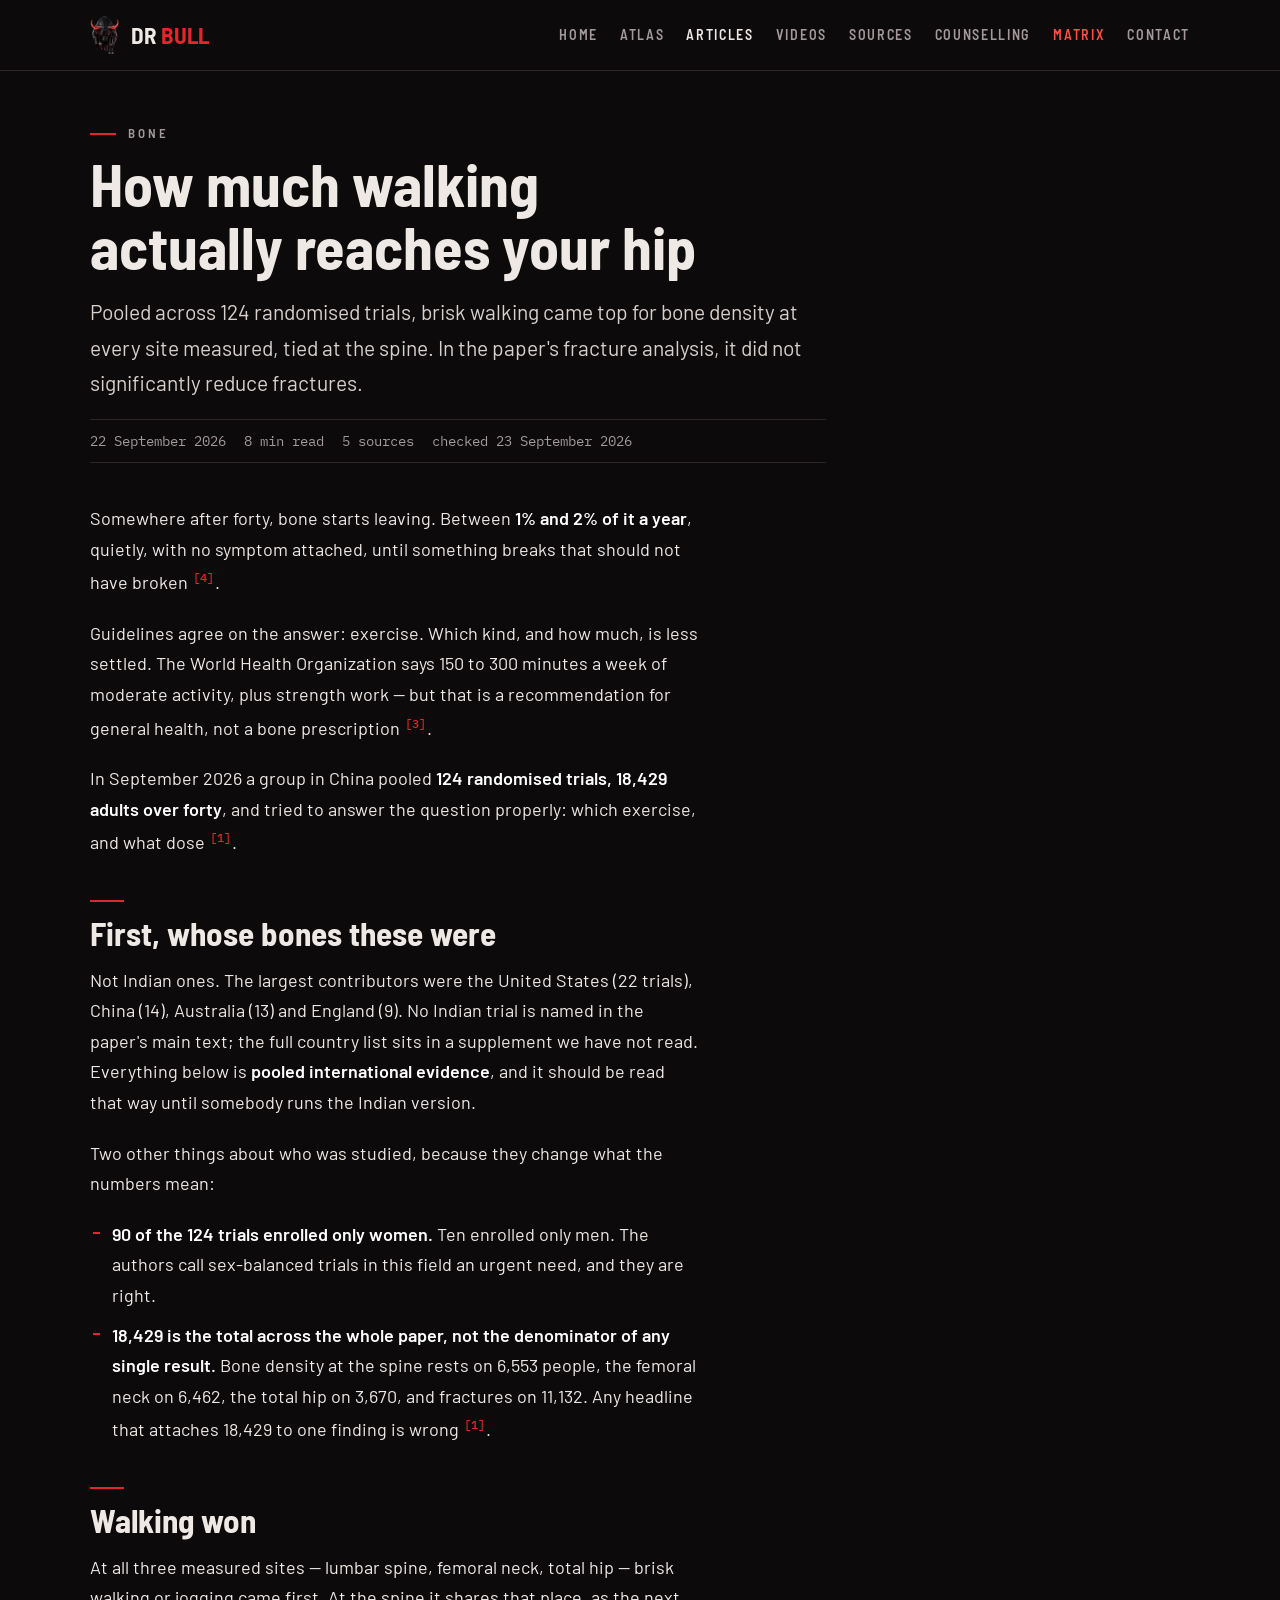
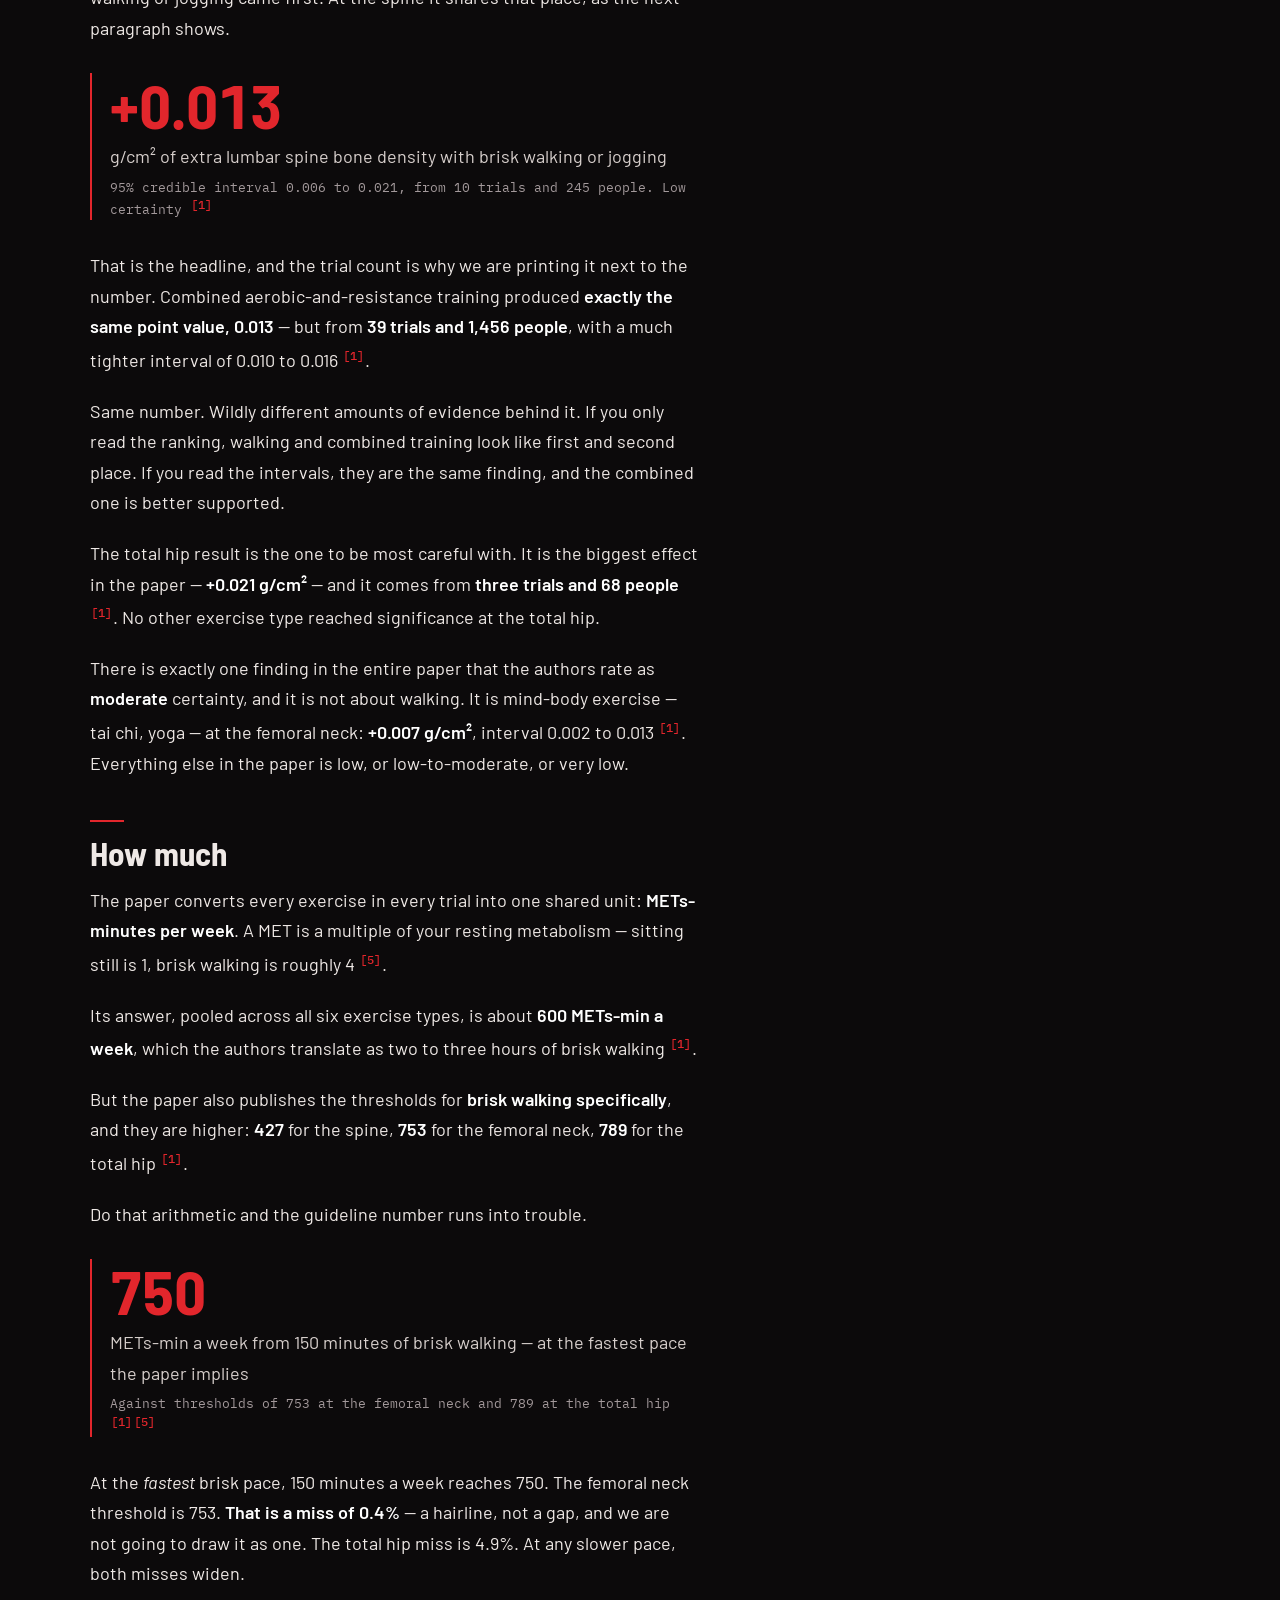
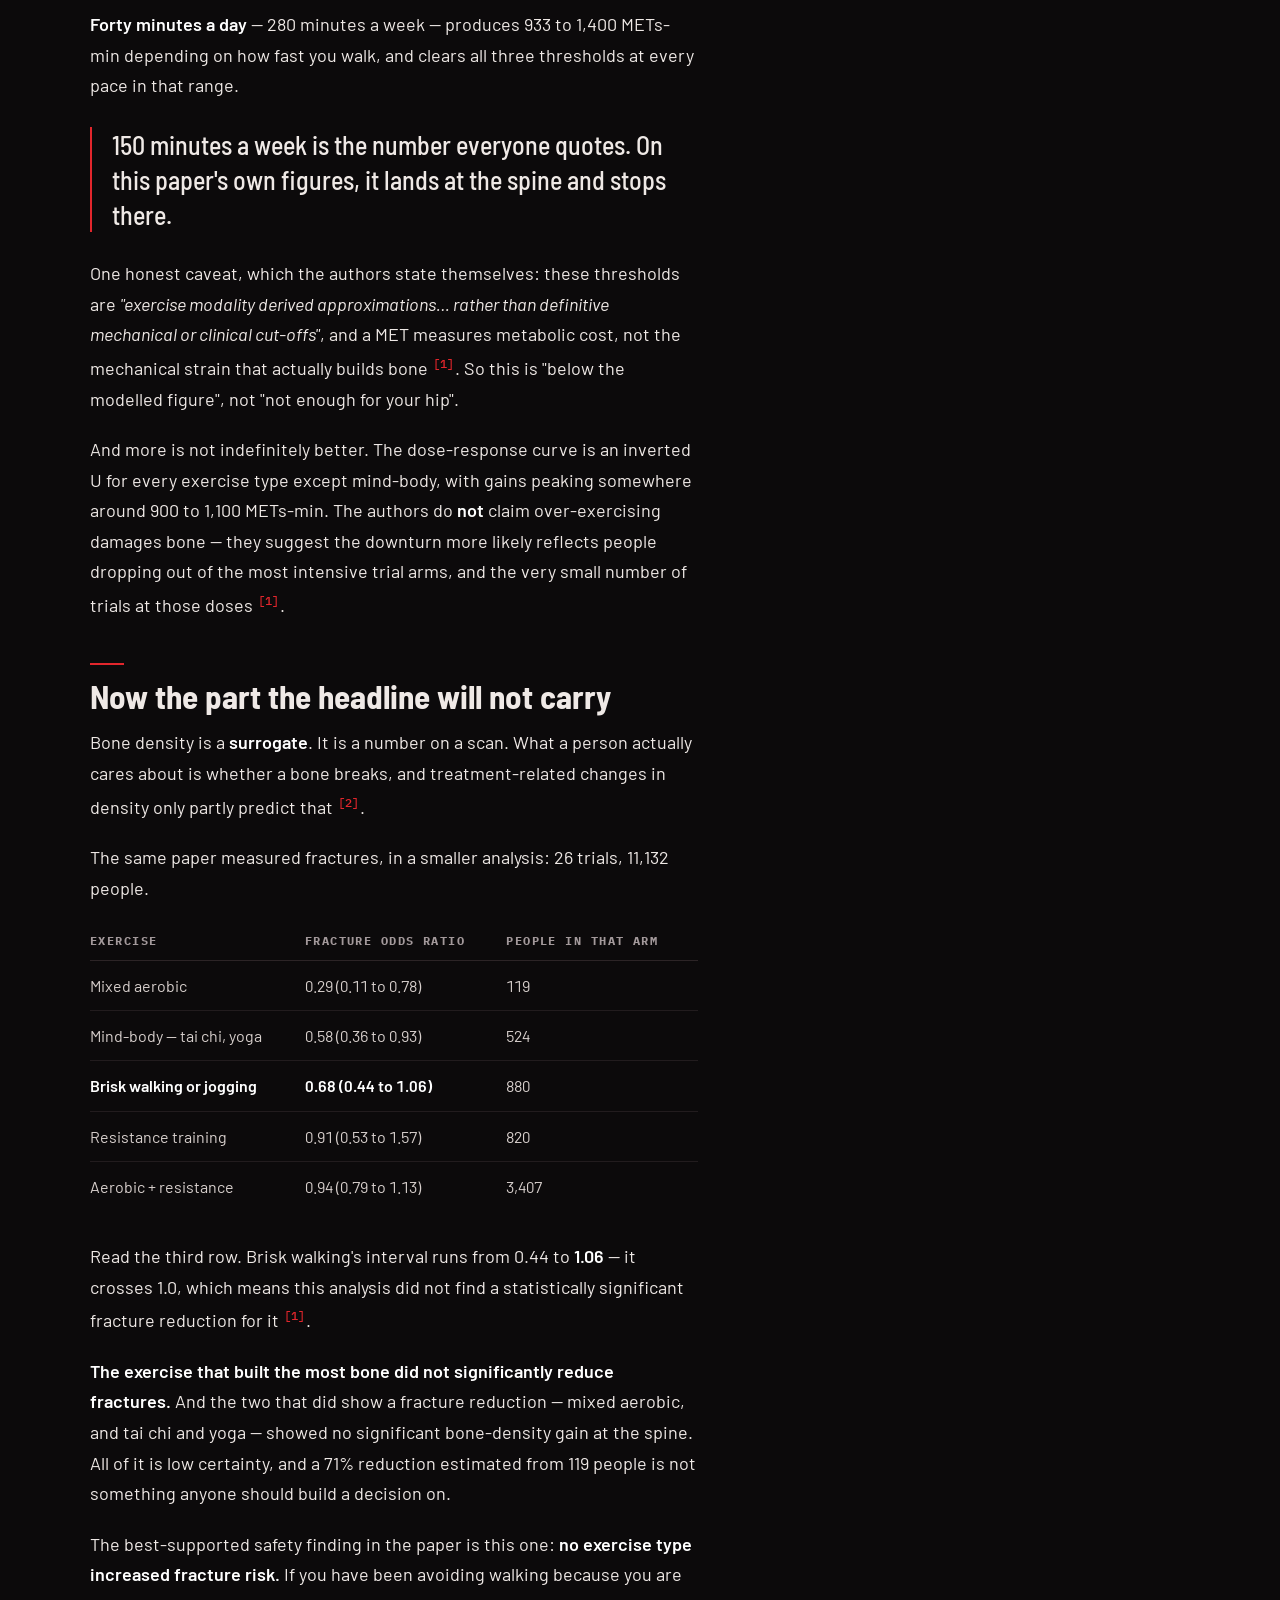
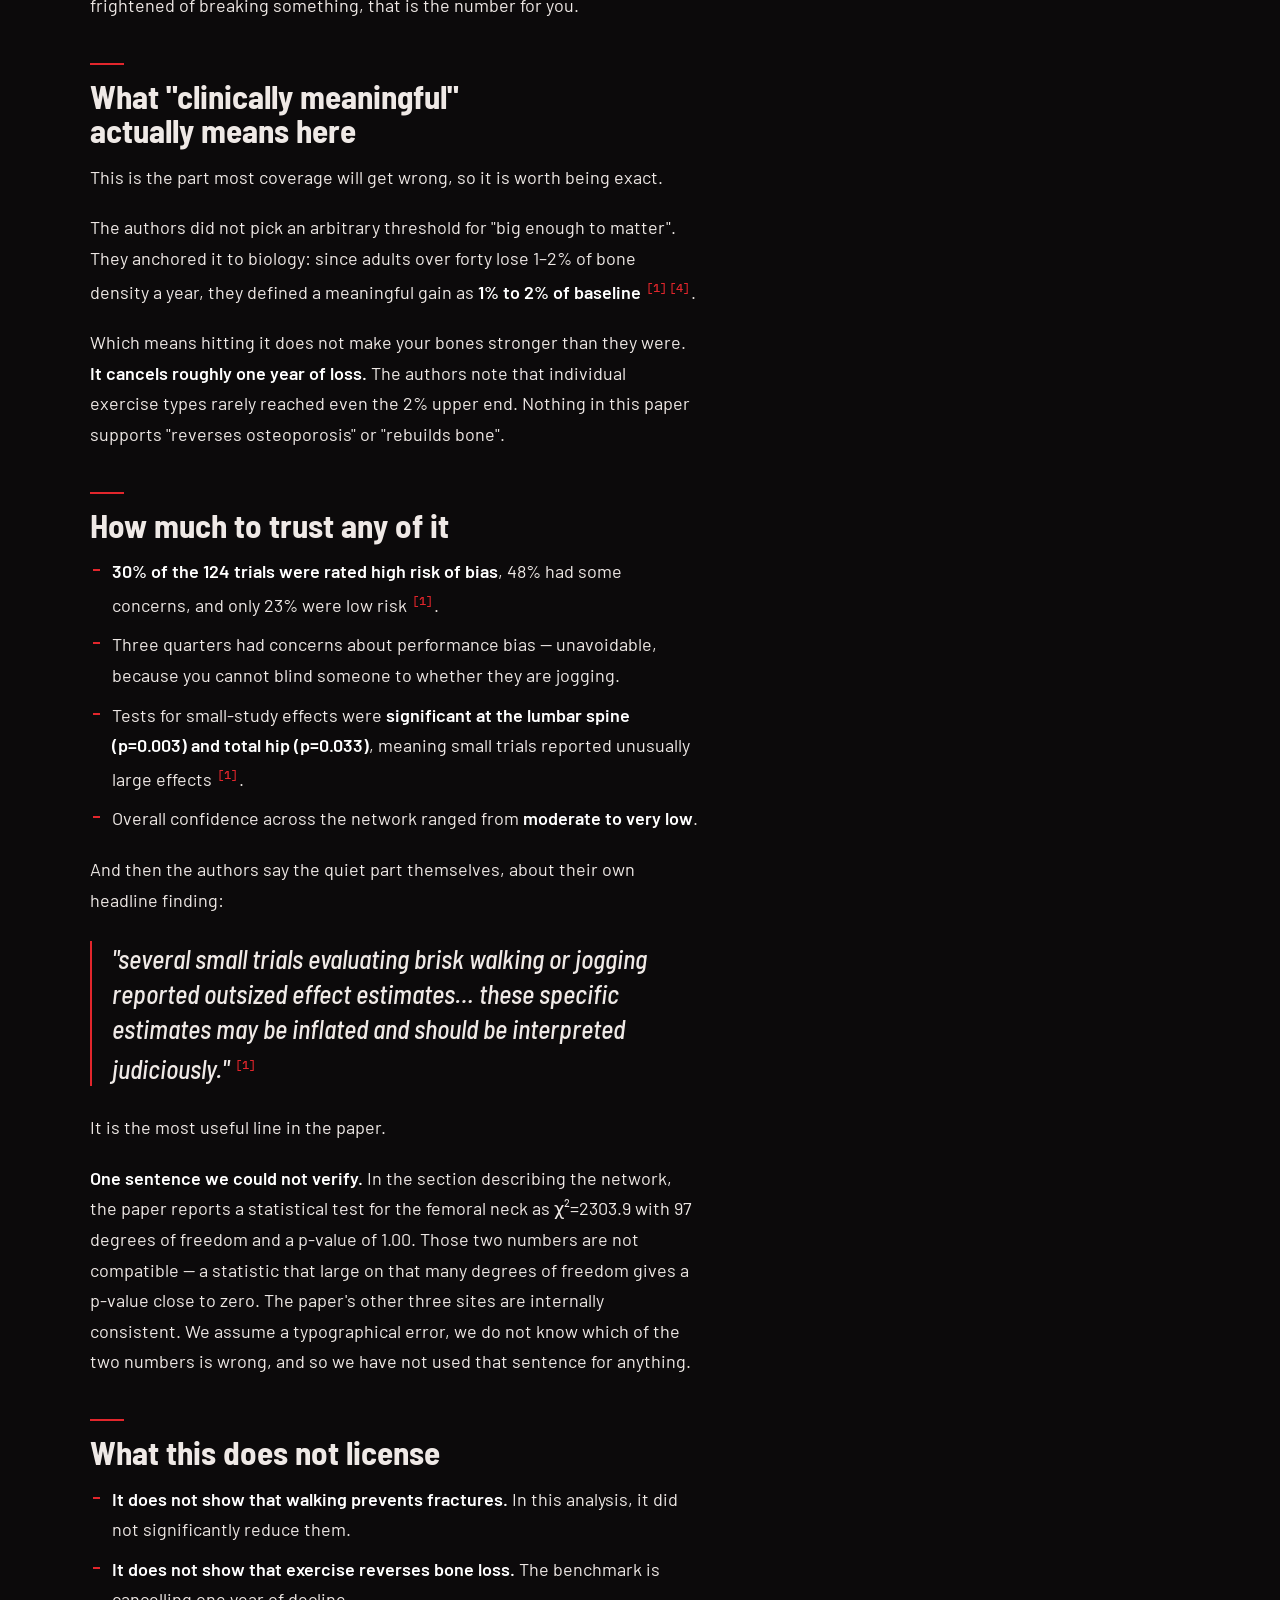
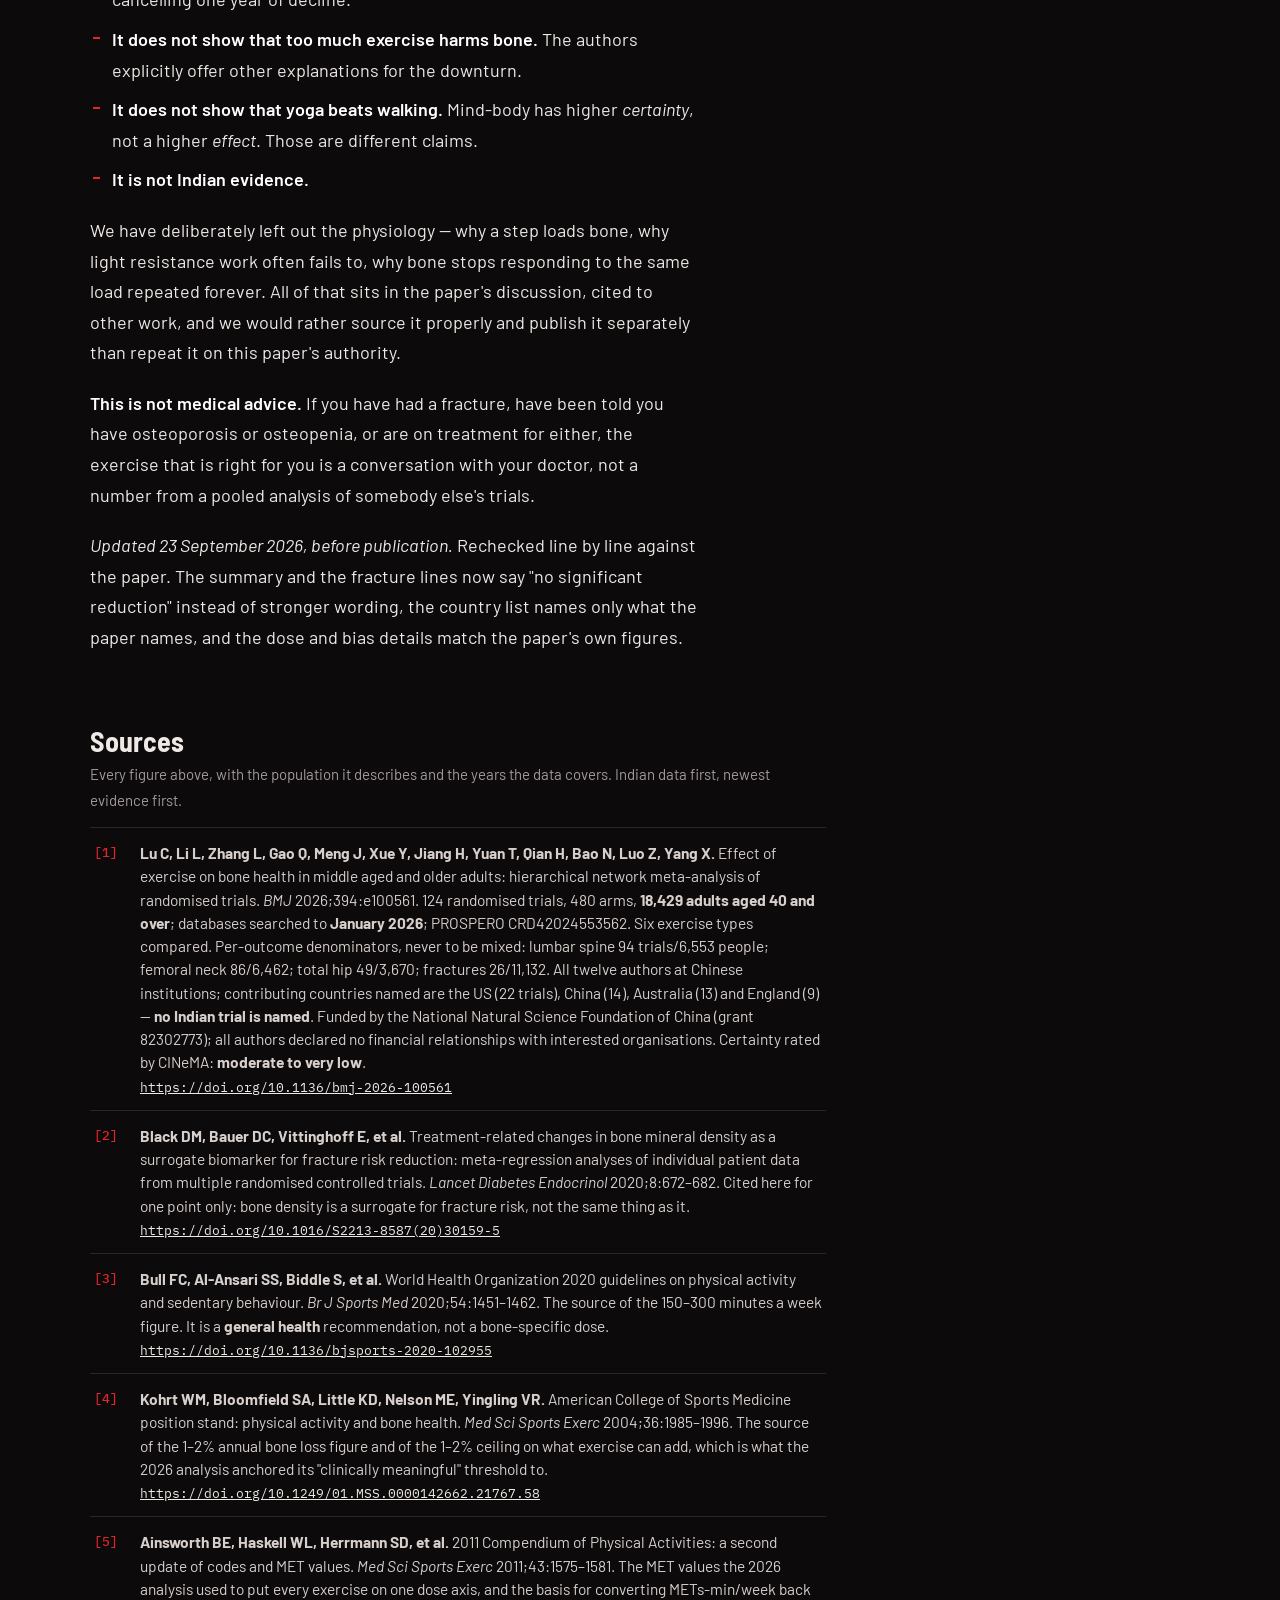
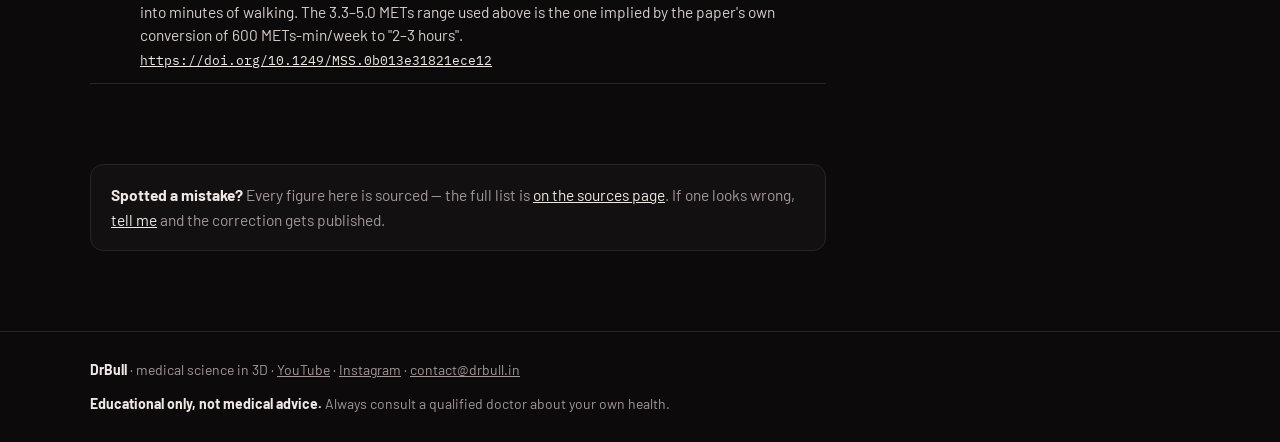
<file: articles/how-much-walking-for-bone/index.html>
<!doctype html>
<html lang="en">
<head>
<meta charset="utf-8">
<meta name="viewport" content="width=device-width, initial-scale=1, viewport-fit=cover">
<title>How much walking actually reaches your hip &middot; DrBull</title>
<meta name="description" content="Pooled across 124 randomised trials, brisk walking came top for bone density at every site measured, tied at the spine. In the paper's fracture analysis, it did not significantly reduce fractures.">
<link rel="canonical" href="https://drbull.in/articles/how-much-walking-for-bone/">
<link rel="icon" type="image/png" sizes="64x64" href="../../assets/favicon.png">
<link rel="apple-touch-icon" href="../../assets/apple-touch-icon.png">
<meta name="theme-color" content="#0c0a0b">
<meta property="og:type" content="article">
<meta property="og:site_name" content="DrBull">
<meta property="og:title" content="How much walking actually reaches your hip &middot; DrBull">
<meta property="og:description" content="Pooled across 124 randomised trials, brisk walking came top for bone density at every site measured, tied at the spine. In the paper's fracture analysis, it did not significantly reduce fractures.">
<meta property="og:url" content="https://drbull.in/articles/how-much-walking-for-bone/">
<meta property="og:image" content="https://drbull.in/assets/og.jpg">
<meta name="twitter:card" content="summary_large_image">
<link rel="preconnect" href="https://fonts.googleapis.com">
<link rel="preconnect" href="https://fonts.gstatic.com" crossorigin>
<link rel="stylesheet" href="https://fonts.googleapis.com/css2?family=Barlow+Semi+Condensed:wght@500;600;700&family=Barlow:wght@400;500;600&family=IBM+Plex+Mono:wght@400;500&display=swap">
<style>
  :root {
    --ink: #0c0a0b; --smoke: #161213; --ash: #2c2426; --bone: #efe9e6; --dust: #a3999b;
    --horn: #e2262c; --ember: #ff4d45;
    --display: "Barlow Semi Condensed", Bahnschrift, "Arial Narrow", sans-serif;
    --body: Barlow, Bahnschrift, "Segoe UI", system-ui, sans-serif;
    --mono: "IBM Plex Mono", Consolas, "Courier New", monospace;
    color-scheme: dark;
  }
  * { box-sizing: border-box; }
  body { margin: 0; background: var(--ink); color: var(--bone); font: 400 18px/1.7 var(--body); }
  a { color: inherit; }
  a:focus-visible, button:focus-visible { outline: 2px solid var(--ember); outline-offset: 3px; border-radius: 4px; }
  img { max-width: 100%; display: block; }
  h1, h2, h3 { font-family: var(--display); font-weight: 700; line-height: 1.05; margin: 0; text-wrap: balance; }
  .wrap { max-width: 1180px; margin-inline: auto; padding-inline: clamp(16px, 4vw, 40px); }
  .eyebrow { font: 600 13px/1 var(--display); letter-spacing: .22em; text-transform: uppercase; color: var(--dust); display: flex; align-items: center; gap: 12px; margin: 0; }
  .eyebrow::before { content: ""; width: 26px; height: 2px; background: var(--horn); flex: none; }

  header.top { border-bottom: 1px solid var(--ash); }
  header .wrap { display: flex; align-items: center; justify-content: space-between; gap: 16px; padding-block: 16px; flex-wrap: wrap; }
  .brand { display: flex; align-items: center; gap: 12px; text-decoration: none; }
  .brand img { height: 38px; width: auto; }
  .word { font: 700 23px/1 var(--display); }
  .word b { color: var(--horn); }
  nav.top-nav { display: flex; align-items: center; gap: 22px; font: 600 14px/1 var(--display); letter-spacing: .12em; text-transform: uppercase; }
  nav.top-nav a { text-decoration: none; color: var(--dust); }
  nav.top-nav a:hover, nav.top-nav a[aria-current] { color: var(--bone); }
  nav.top-nav a.accent { color: var(--ember); }
  nav.top-nav a.accent:hover { color: var(--bone); }

  /* ---------- the list ---------- */
  .intro { padding-block: clamp(30px, 5vw, 54px) 6px; }
  .intro h1 { font-size: clamp(36px, 5.4vw, 66px); margin-block: 12px 14px; }
  .intro p { margin: 0; color: #d7cfcc; max-width: 40em; }
  .list { list-style: none; margin: clamp(26px, 4vw, 44px) 0 clamp(50px, 8vw, 90px); padding: 0; border-top: 1px solid var(--ash); }
  .list li { border-bottom: 1px solid var(--ash); }
  .list a { display: grid; grid-template-columns: minmax(0, 1fr) auto; gap: 6px 22px; padding: 22px 4px; text-decoration: none; align-items: start; }
  .list a:hover { background: rgba(22,18,19,.8); }
  .list a:hover h2 { color: var(--horn); }
  .list h2 { font-size: clamp(24px, 3vw, 34px); transition: color .2s; }
  .list .dek { grid-column: 1; color: var(--dust); margin: 0; max-width: 44em; font-size: 16px; }
  .list .meta { grid-column: 2; grid-row: 1 / span 2; color: var(--dust); font: 400 13px/1.7 var(--mono); text-align: right; white-space: nowrap; }
  .list .meta b { display: block; color: var(--horn); font: 600 12px/1.6 var(--display); letter-spacing: .14em; text-transform: uppercase; }

  /* ---------- the article ---------- */
  article { padding-block: clamp(30px, 5vw, 56px) 0; }
  .head { max-width: 46rem; }
  .head h1 { font-size: clamp(34px, 5vw, 60px); margin-block: 12px 16px; }
  .head .dek { color: #d7cfcc; font-size: clamp(18px, 1.8vw, 21px); margin: 0 0 18px; }
  .byline { display: flex; flex-wrap: wrap; gap: 8px 18px; color: var(--dust); font: 400 14px var(--mono); border-top: 1px solid var(--ash); border-bottom: 1px solid var(--ash); padding-block: 12px; }
  .prose { max-width: 38rem; padding-block: clamp(26px, 4vw, 40px); }
  .prose p { margin: 0 0 20px; }
  .prose h2 { font-size: clamp(25px, 2.8vw, 33px); margin-block: 42px 14px; }
  .prose h2::before { content: ""; display: block; width: 34px; height: 2px; background: var(--horn); margin-bottom: 14px; }
  .prose ul { margin: 0 0 20px; padding-left: 0; list-style: none; }
  .prose ul li { padding-left: 22px; position: relative; margin-bottom: 9px; }
  .prose ul li::before { content: ""; position: absolute; left: 3px; top: 13px; width: 7px; height: 2px; background: var(--horn); }
  .prose blockquote { margin: 26px 0; padding-left: 20px; border-left: 2px solid var(--horn); font: 500 clamp(20px, 2.3vw, 26px)/1.35 var(--display); color: var(--bone); }
  .prose strong { color: #fff; font-weight: 600; }
  .prose sup a { color: var(--horn); font: 500 12px var(--mono); text-decoration: none; padding: 0 1px; }
  .prose sup a:hover { text-decoration: underline; }
  .prose table { width: 100%; border-collapse: collapse; margin: 30px 0; font-size: clamp(14px, 1.7vw, 16px); font-variant-numeric: tabular-nums; }
  .prose th { text-align: left; font: 700 12px/1.4 var(--mono); letter-spacing: .12em; text-transform: uppercase; color: var(--dust); padding: 0 14px 10px 0; border-bottom: 1px solid var(--ash); }
  .prose td { padding: 11px 14px 11px 0; border-bottom: 1px solid #221c1e; color: #d7cfcc; vertical-align: top; }
  .prose tbody tr:last-child td { border-bottom: none; }
  @media (max-width: 560px) { .prose table { font-size: 13px; } .prose th, .prose td { padding-right: 8px; } }
  .fact { display: grid; gap: 6px; border-left: 2px solid var(--horn); padding-left: 18px; margin: 30px 0; }
  .fact b { font: 700 clamp(40px, 5.4vw, 62px)/1 var(--display); color: var(--horn); font-variant-numeric: tabular-nums; }
  .fact span { color: #d7cfcc; }
  .fact small { color: var(--dust); font: 400 13px/1.5 var(--mono); }

  .sources { max-width: 46rem; margin-block: 14px clamp(44px, 7vw, 80px); }
  .sources h2 { font-size: clamp(22px, 2.4vw, 28px); margin-bottom: 6px; }
  .sources > p { color: var(--dust); margin: 0 0 14px; font-size: 15px; }
  .sources ol { list-style: none; counter-reset: s; margin: 0; padding: 0; border-top: 1px solid var(--ash); }
  .sources li { counter-increment: s; border-bottom: 1px solid var(--ash); display: grid; grid-template-columns: 34px minmax(0, 1fr); gap: 12px; padding: 13px 4px; }
  .sources li::before { content: "[" counter(s) "]"; color: var(--horn); font: 500 13px var(--mono); padding-top: 3px; }
  .sources .t { color: #d7cfcc; font-size: 15.5px; line-height: 1.5; }
  .sources a { color: var(--bone); font: 400 13px var(--mono); word-break: break-word; }

  .after { max-width: 46rem; display: grid; gap: 14px; margin-bottom: clamp(44px, 7vw, 80px); }
  .box { border: 1px solid var(--ash); border-radius: 13px; background: rgba(22,18,19,.75); padding: 18px 20px; color: var(--dust); font-size: 15.5px; line-height: 1.6; }
  .box b { color: var(--bone); }
  .box a { color: var(--bone); }
  .btn { display: inline-flex; align-items: center; gap: 10px; padding: 13px 22px; border-radius: 999px; font: 600 15px/1 var(--display); letter-spacing: .08em; text-transform: uppercase; text-decoration: none; border: 1.5px solid var(--horn); }
  .btn.solid { background: var(--horn); color: #fff; }
  .btn.line { border-color: rgba(239,233,230,.35); color: var(--bone); }
  .cta { display: flex; flex-wrap: wrap; gap: 12px; margin-top: 4px; }

  footer { border-top: 1px solid var(--ash); }
  footer .wrap { display: grid; gap: 10px; padding-block: 26px; color: var(--dust); font-size: 14px; }
  footer b { color: var(--bone); }

  @media (max-width: 860px) {
    nav.top-nav { order: 3; width: 100%; gap: 18px; font-size: 13px; overflow-x: auto; padding-bottom: 2px; scrollbar-width: none; }
    nav.top-nav::-webkit-scrollbar { display: none; }
    nav.top-nav a { white-space: nowrap; }
    .list a { grid-template-columns: 1fr; }
    .list .meta { grid-column: 1; grid-row: 3; text-align: left; }
  }
</style>
</head>
<body>
<header class="top">
  <div class="wrap">
    <a class="brand" href="../../index.html" aria-label="DrBull home">
      <img src="../../assets/bull_mark.webp" alt="" width="76" height="96">
      <span class="word">DR <b>BULL</b></span>
    </a>
    <nav class="top-nav" aria-label="Main">
      <a href="../../">Home</a>
      <a href="../../atlas/">Atlas</a>
      <a href="../../articles/" aria-current="page">Articles</a>
      <a href="../../#library">Videos</a>
      <a href="../../sources/">Sources</a>
      <a href="../../counselling/">Counselling</a>
      <a class="accent" href="https://matrix.drbull.in">Matrix</a>
      <a href="../../#contact">Contact</a>
    </nav>
  </div>
</header>

<main class="wrap"><article>
<div class="head">
<p class="eyebrow">Bone</p>
<h1>How much walking actually reaches your hip</h1>
<p class="dek">Pooled across 124 randomised trials, brisk walking came top for bone density at every site measured, tied at the spine. In the paper's fracture analysis, it did not significantly reduce fractures.</p>
<div class="byline"><span>22 September 2026</span><span>8 min read</span><span>5 sources</span><span>checked 23 September 2026</span></div>
</div>
<div class="prose">
<p>Somewhere after forty, bone starts leaving. Between <strong>1% and 2% of it a year</strong>, quietly, with no symptom attached, until something breaks that should not have broken <sup><a href="#s4">[4]</a></sup>.</p>
<p>Guidelines agree on the answer: exercise. Which kind, and how much, is less settled. The World Health Organization says 150 to 300 minutes a week of moderate activity, plus strength work &mdash; but that is a recommendation for general health, not a bone prescription <sup><a href="#s3">[3]</a></sup>.</p>
<p>In September 2026 a group in China pooled <strong>124 randomised trials, 18,429 adults over forty</strong>, and tried to answer the question properly: which exercise, and what dose <sup><a href="#s1">[1]</a></sup>.</p>
<h2>First, whose bones these were</h2>
<p>Not Indian ones. The largest contributors were the United States (22 trials), China (14), Australia (13) and England (9). No Indian trial is named in the paper's main text; the full country list sits in a supplement we have not read. Everything below is <strong>pooled international evidence</strong>, and it should be read that way until somebody runs the Indian version.</p>
<p>Two other things about who was studied, because they change what the numbers mean:</p>
<ul><li><strong>90 of the 124 trials enrolled only women.</strong> Ten enrolled only men. The authors call sex-balanced trials in this field an urgent need, and they are right.</li><li><strong>18,429 is the total across the whole paper, not the denominator of any single result.</strong> Bone density at the spine rests on 6,553 people, the femoral neck on 6,462, the total hip on 3,670, and fractures on 11,132. Any headline that attaches 18,429 to one finding is wrong <sup><a href="#s1">[1]</a></sup>.</li></ul>
<h2>Walking won</h2>
<p>At all three measured sites &mdash; lumbar spine, femoral neck, total hip &mdash; brisk walking or jogging came first. At the spine it shares that place, as the next paragraph shows.</p>
<div class="fact"><b>+0.013</b><span>g/cm&sup2; of extra lumbar spine bone density with brisk walking or jogging</span><small>95% credible interval 0.006 to 0.021, from 10 trials and 245 people. Low certainty <sup><a href="#s1">[1]</a></sup></small></div>
<p>That is the headline, and the trial count is why we are printing it next to the number. Combined aerobic-and-resistance training produced <strong>exactly the same point value, 0.013</strong> &mdash; but from <strong>39 trials and 1,456 people</strong>, with a much tighter interval of 0.010 to 0.016 <sup><a href="#s1">[1]</a></sup>.</p>
<p>Same number. Wildly different amounts of evidence behind it. If you only read the ranking, walking and combined training look like first and second place. If you read the intervals, they are the same finding, and the combined one is better supported.</p>
<p>The total hip result is the one to be most careful with. It is the biggest effect in the paper &mdash; <strong>+0.021 g/cm&sup2;</strong> &mdash; and it comes from <strong>three trials and 68 people</strong> <sup><a href="#s1">[1]</a></sup>. No other exercise type reached significance at the total hip.</p>
<p>There is exactly one finding in the entire paper that the authors rate as <strong>moderate</strong> certainty, and it is not about walking. It is mind-body exercise &mdash; tai chi, yoga &mdash; at the femoral neck: <strong>+0.007 g/cm&sup2;</strong>, interval 0.002 to 0.013 <sup><a href="#s1">[1]</a></sup>. Everything else in the paper is low, or low-to-moderate, or very low.</p>
<h2>How much</h2>
<p>The paper converts every exercise in every trial into one shared unit: <strong>METs-minutes per week</strong>. A MET is a multiple of your resting metabolism &mdash; sitting still is 1, brisk walking is roughly 4 <sup><a href="#s5">[5]</a></sup>.</p>
<p>Its answer, pooled across all six exercise types, is about <strong>600 METs-min a week</strong>, which the authors translate as two to three hours of brisk walking <sup><a href="#s1">[1]</a></sup>.</p>
<p>But the paper also publishes the thresholds for <strong>brisk walking specifically</strong>, and they are higher: <strong>427</strong> for the spine, <strong>753</strong> for the femoral neck, <strong>789</strong> for the total hip <sup><a href="#s1">[1]</a></sup>.</p>
<p>Do that arithmetic and the guideline number runs into trouble.</p>
<div class="fact"><b>750</b><span>METs-min a week from 150 minutes of brisk walking &mdash; at the fastest pace the paper implies</span><small>Against thresholds of 753 at the femoral neck and 789 at the total hip <sup><a href="#s1">[1]</a></sup><sup><a href="#s5">[5]</a></sup></small></div>
<p>At the <em>fastest</em> brisk pace, 150 minutes a week reaches 750. The femoral neck threshold is 753. <strong>That is a miss of 0.4%</strong> &mdash; a hairline, not a gap, and we are not going to draw it as one. The total hip miss is 4.9%. At any slower pace, both misses widen.</p>
<p><strong>Forty minutes a day</strong> &mdash; 280 minutes a week &mdash; produces 933 to 1,400 METs-min depending on how fast you walk, and clears all three thresholds at every pace in that range.</p>
<blockquote>150 minutes a week is the number everyone quotes. On this paper's own figures, it lands at the spine and stops there.</blockquote>
<p>One honest caveat, which the authors state themselves: these thresholds are <em>"exercise modality derived approximations… rather than definitive mechanical or clinical cut-offs"</em>, and a MET measures metabolic cost, not the mechanical strain that actually builds bone <sup><a href="#s1">[1]</a></sup>. So this is "below the modelled figure", not "not enough for your hip".</p>
<p>And more is not indefinitely better. The dose-response curve is an inverted U for every exercise type except mind-body, with gains peaking somewhere around 900 to 1,100 METs-min. The authors do <strong>not</strong> claim over-exercising damages bone &mdash; they suggest the downturn more likely reflects people dropping out of the most intensive trial arms, and the very small number of trials at those doses <sup><a href="#s1">[1]</a></sup>.</p>
<h2>Now the part the headline will not carry</h2>
<p>Bone density is a <strong>surrogate</strong>. It is a number on a scan. What a person actually cares about is whether a bone breaks, and treatment-related changes in density only partly predict that <sup><a href="#s2">[2]</a></sup>.</p>
<p>The same paper measured fractures, in a smaller analysis: 26 trials, 11,132 people.</p>
<table><thead><tr><th>exercise</th><th>fracture odds ratio</th><th>people in that arm</th></tr></thead><tbody><tr><td>Mixed aerobic</td><td>0.29 (0.11 to 0.78)</td><td>119</td></tr><tr><td>Mind-body &mdash; tai chi, yoga</td><td>0.58 (0.36 to 0.93)</td><td>524</td></tr><tr><td><strong>Brisk walking or jogging</strong></td><td><strong>0.68 (0.44 to 1.06)</strong></td><td>880</td></tr><tr><td>Resistance training</td><td>0.91 (0.53 to 1.57)</td><td>820</td></tr><tr><td>Aerobic + resistance</td><td>0.94 (0.79 to 1.13)</td><td>3,407</td></tr></tbody></table>
<p>Read the third row. Brisk walking's interval runs from 0.44 to <strong>1.06</strong> &mdash; it crosses 1.0, which means this analysis did not find a statistically significant fracture reduction for it <sup><a href="#s1">[1]</a></sup>.</p>
<p><strong>The exercise that built the most bone did not significantly reduce fractures.</strong> And the two that did show a fracture reduction &mdash; mixed aerobic, and tai chi and yoga &mdash; showed no significant bone-density gain at the spine. All of it is low certainty, and a 71% reduction estimated from 119 people is not something anyone should build a decision on.</p>
<p>The best-supported safety finding in the paper is this one: <strong>no exercise type increased fracture risk.</strong> If you have been avoiding walking because you are frightened of breaking something, that is the number for you.</p>
<h2>What "clinically meaningful" actually means here</h2>
<p>This is the part most coverage will get wrong, so it is worth being exact.</p>
<p>The authors did not pick an arbitrary threshold for "big enough to matter". They anchored it to biology: since adults over forty lose 1&ndash;2% of bone density a year, they defined a meaningful gain as <strong>1% to 2% of baseline</strong> <sup><a href="#s1">[1]</a></sup><sup><a href="#s4">[4]</a></sup>.</p>
<p>Which means hitting it does not make your bones stronger than they were. <strong>It cancels roughly one year of loss.</strong> The authors note that individual exercise types rarely reached even the 2% upper end. Nothing in this paper supports "reverses osteoporosis" or "rebuilds bone".</p>
<h2>How much to trust any of it</h2>
<ul><li><strong>30% of the 124 trials were rated high risk of bias</strong>, 48% had some concerns, and only 23% were low risk <sup><a href="#s1">[1]</a></sup>.</li><li>Three quarters had concerns about performance bias &mdash; unavoidable, because you cannot blind someone to whether they are jogging.</li><li>Tests for small-study effects were <strong>significant at the lumbar spine (p=0.003) and total hip (p=0.033)</strong>, meaning small trials reported unusually large effects <sup><a href="#s1">[1]</a></sup>.</li><li>Overall confidence across the network ranged from <strong>moderate to very low</strong>.</li></ul>
<p>And then the authors say the quiet part themselves, about their own headline finding:</p>
<blockquote><em>"several small trials evaluating brisk walking or jogging reported outsized effect estimates… these specific estimates may be inflated and should be interpreted judiciously."</em> <sup><a href="#s1">[1]</a></sup></blockquote>
<p>It is the most useful line in the paper.</p>
<p><strong>One sentence we could not verify.</strong> In the section describing the network, the paper reports a statistical test for the femoral neck as &chi;&sup2;=2303.9 with 97 degrees of freedom and a p-value of 1.00. Those two numbers are not compatible &mdash; a statistic that large on that many degrees of freedom gives a p-value close to zero. The paper's other three sites are internally consistent. We assume a typographical error, we do not know which of the two numbers is wrong, and so we have not used that sentence for anything.</p>
<h2>What this does not license</h2>
<ul><li><strong>It does not show that walking prevents fractures.</strong> In this analysis, it did not significantly reduce them.</li><li><strong>It does not show that exercise reverses bone loss.</strong> The benchmark is cancelling one year of decline.</li><li><strong>It does not show that too much exercise harms bone.</strong> The authors explicitly offer other explanations for the downturn.</li><li><strong>It does not show that yoga beats walking.</strong> Mind-body has higher <em>certainty</em>, not a higher <em>effect</em>. Those are different claims.</li><li><strong>It is not Indian evidence.</strong></li></ul>
<p>We have deliberately left out the physiology &mdash; why a step loads bone, why light resistance work often fails to, why bone stops responding to the same load repeated forever. All of that sits in the paper's discussion, cited to other work, and we would rather source it properly and publish it separately than repeat it on this paper's authority.</p>
<p><strong>This is not medical advice.</strong> If you have had a fracture, have been told you have osteoporosis or osteopenia, or are on treatment for either, the exercise that is right for you is a conversation with your doctor, not a number from a pooled analysis of somebody else's trials.</p>
<p><em>Updated 23 September 2026, before publication.</em> Rechecked line by line against the paper. The summary and the fracture lines now say "no significant reduction" instead of stronger wording, the country list names only what the paper names, and the dose and bias details match the paper's own figures.</p>
</div>
<section class="sources"><h2>Sources</h2>
<p>Every figure above, with the population it describes and the years the data covers. Indian data first, newest evidence first.</p>
<ol>
<li id="s1"><span class="t"><strong>Lu C, Li L, Zhang L, Gao Q, Meng J, Xue Y, Jiang H, Yuan T, Qian H, Bao N, Luo Z, Yang X.</strong> Effect of exercise on bone health in middle aged and older adults: hierarchical network meta-analysis of randomised trials. <em>BMJ</em> 2026;394:e100561. 124 randomised trials, 480 arms, <strong>18,429 adults aged 40 and over</strong>; databases searched to <strong>January 2026</strong>; PROSPERO CRD42024553562. Six exercise types compared. Per-outcome denominators, never to be mixed: lumbar spine 94 trials/6,553 people; femoral neck 86/6,462; total hip 49/3,670; fractures 26/11,132. All twelve authors at Chinese institutions; contributing countries named are the US (22 trials), China (14), Australia (13) and England (9) &mdash; <strong>no Indian trial is named</strong>. Funded by the National Natural Science Foundation of China (grant 82302773); all authors declared no financial relationships with interested organisations. Certainty rated by CINeMA: <strong>moderate to very low</strong>.<br><a href="https://doi.org/10.1136/bmj-2026-100561" target="_blank" rel="noopener">https://doi.org/10.1136/bmj-2026-100561</a></span></li>
<li id="s2"><span class="t"><strong>Black DM, Bauer DC, Vittinghoff E, et al.</strong> Treatment-related changes in bone mineral density as a surrogate biomarker for fracture risk reduction: meta-regression analyses of individual patient data from multiple randomised controlled trials. <em>Lancet Diabetes Endocrinol</em> 2020;8:672&ndash;682. Cited here for one point only: bone density is a surrogate for fracture risk, not the same thing as it.<br><a href="https://doi.org/10.1016/S2213-8587(20)30159-5" target="_blank" rel="noopener">https://doi.org/10.1016/S2213-8587(20)30159-5</a></span></li>
<li id="s3"><span class="t"><strong>Bull FC, Al-Ansari SS, Biddle S, et al.</strong> World Health Organization 2020 guidelines on physical activity and sedentary behaviour. <em>Br J Sports Med</em> 2020;54:1451&ndash;1462. The source of the 150&ndash;300 minutes a week figure. It is a <strong>general health</strong> recommendation, not a bone-specific dose.<br><a href="https://doi.org/10.1136/bjsports-2020-102955" target="_blank" rel="noopener">https://doi.org/10.1136/bjsports-2020-102955</a></span></li>
<li id="s4"><span class="t"><strong>Kohrt WM, Bloomfield SA, Little KD, Nelson ME, Yingling VR.</strong> American College of Sports Medicine position stand: physical activity and bone health. <em>Med Sci Sports Exerc</em> 2004;36:1985&ndash;1996. The source of the 1&ndash;2% annual bone loss figure and of the 1&ndash;2% ceiling on what exercise can add, which is what the 2026 analysis anchored its "clinically meaningful" threshold to.<br><a href="https://doi.org/10.1249/01.MSS.0000142662.21767.58" target="_blank" rel="noopener">https://doi.org/10.1249/01.MSS.0000142662.21767.58</a></span></li>
<li id="s5"><span class="t"><strong>Ainsworth BE, Haskell WL, Herrmann SD, et al.</strong> 2011 Compendium of Physical Activities: a second update of codes and MET values. <em>Med Sci Sports Exerc</em> 2011;43:1575&ndash;1581. The MET values the 2026 analysis used to put every exercise on one dose axis, and the basis for converting METs-min/week back into minutes of walking. The 3.3&ndash;5.0 METs range used above is the one implied by the paper's own conversion of 600 METs-min/week to "2&ndash;3 hours".<br><a href="https://doi.org/10.1249/MSS.0b013e31821ece12" target="_blank" rel="noopener">https://doi.org/10.1249/MSS.0b013e31821ece12</a></span></li>
</ol></section>
<div class="after"><div class="box"><b>Spotted a mistake?</b> Every figure here is sourced &mdash; the full list is <a href="../../sources/">on the sources page</a>. If one looks wrong, <a href="mailto:contact@drbull.in?subject=DrBull%20article%20correction">tell me</a> and the correction gets published.</div></div>
</article></main>
<footer>
  <div class="wrap">
    <span><b>DrBull</b> &middot; medical science in 3D &middot; <a href="https://www.youtube.com/@drbull2795" target="_blank" rel="noopener">YouTube</a> &middot; <a href="https://www.instagram.com/drbull2795/" target="_blank" rel="noopener">Instagram</a> &middot; <a href="mailto:contact@drbull.in">contact@drbull.in</a></span>
    <span><b>Educational only, not medical advice.</b> Always consult a qualified doctor about your own health.</span>
  </div>
</footer>
<!-- Cloudflare Web Analytics: live host only, so local previews are not counted --><script>(function(){if(location.hostname!=="drbull.in")return;var s=document.createElement("script");s.type="module";s.src="https://static.cloudflareinsights.com/beacon.min.js";s.setAttribute("data-cf-beacon",'{"token": "c579460297cf46ffa20abdee29888928"}');document.head.appendChild(s);})();</script><!-- End Cloudflare Web Analytics -->
</body>
</html>
</file>
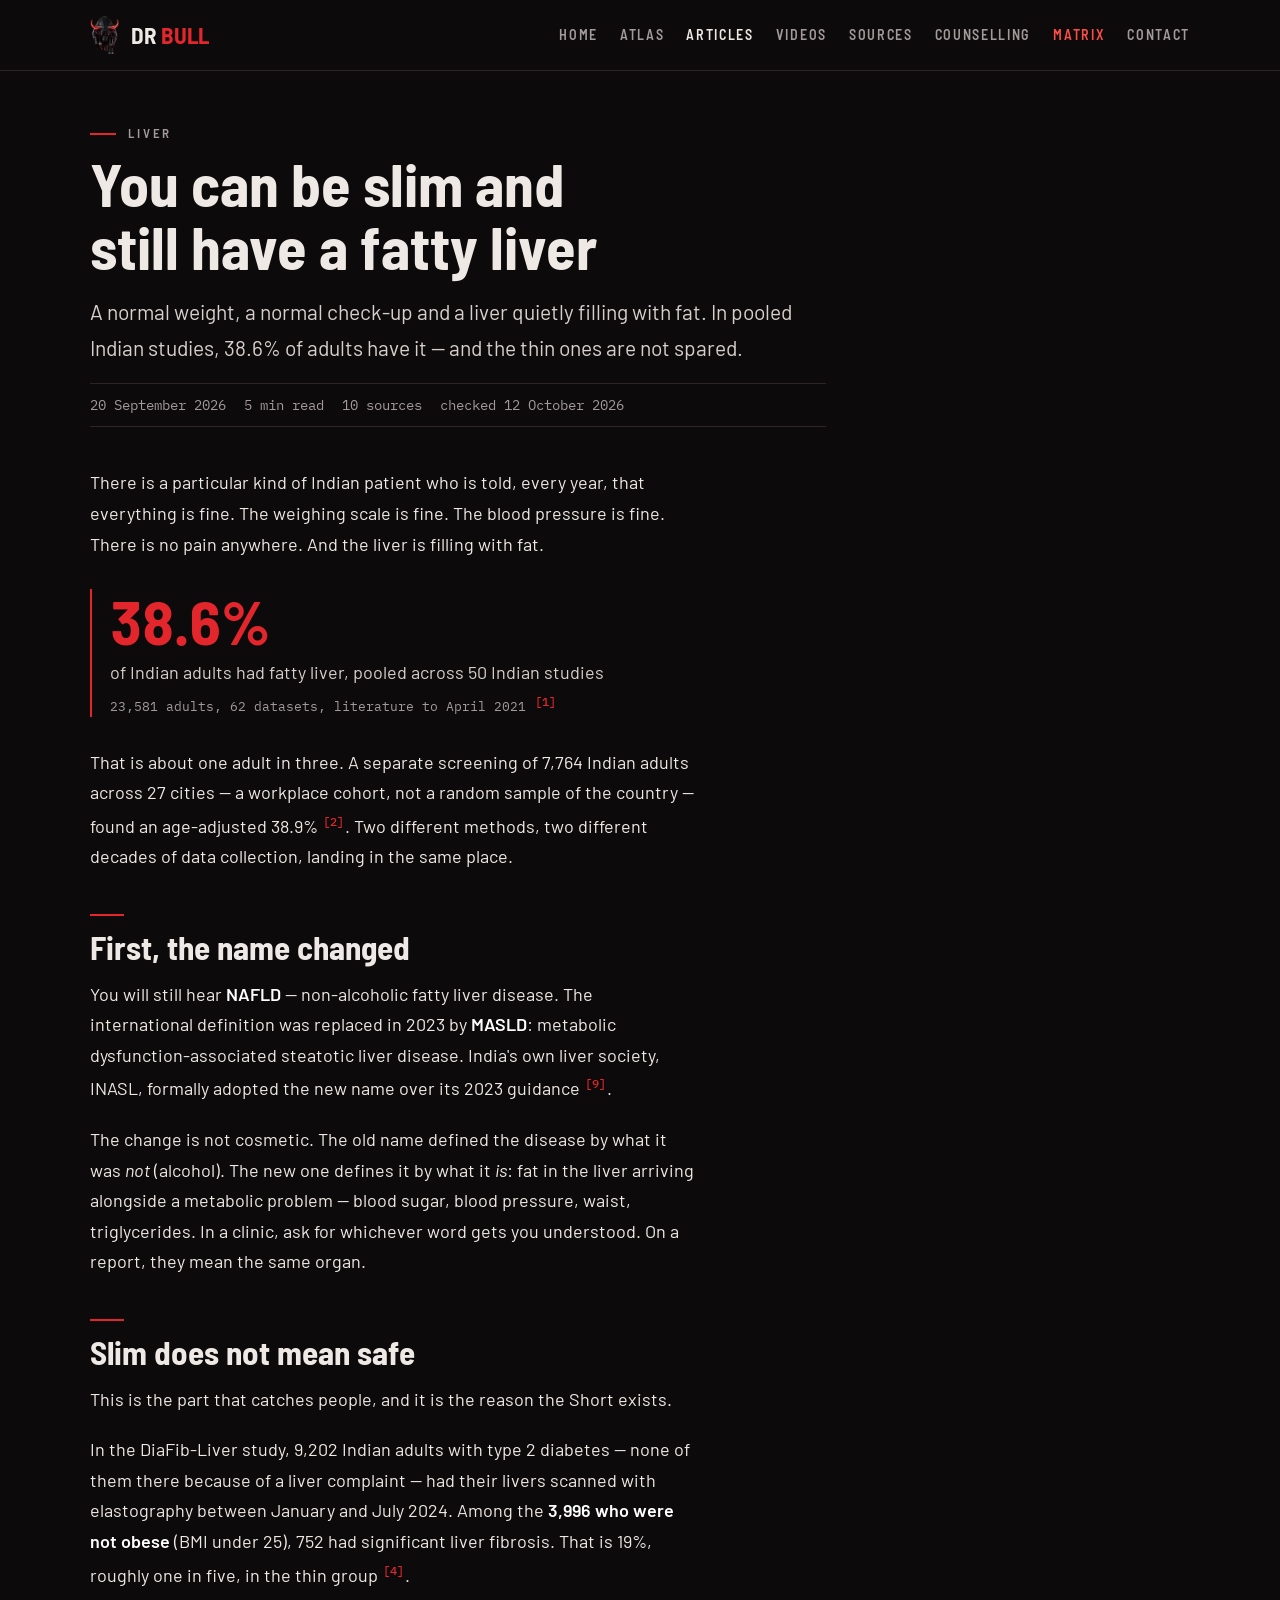
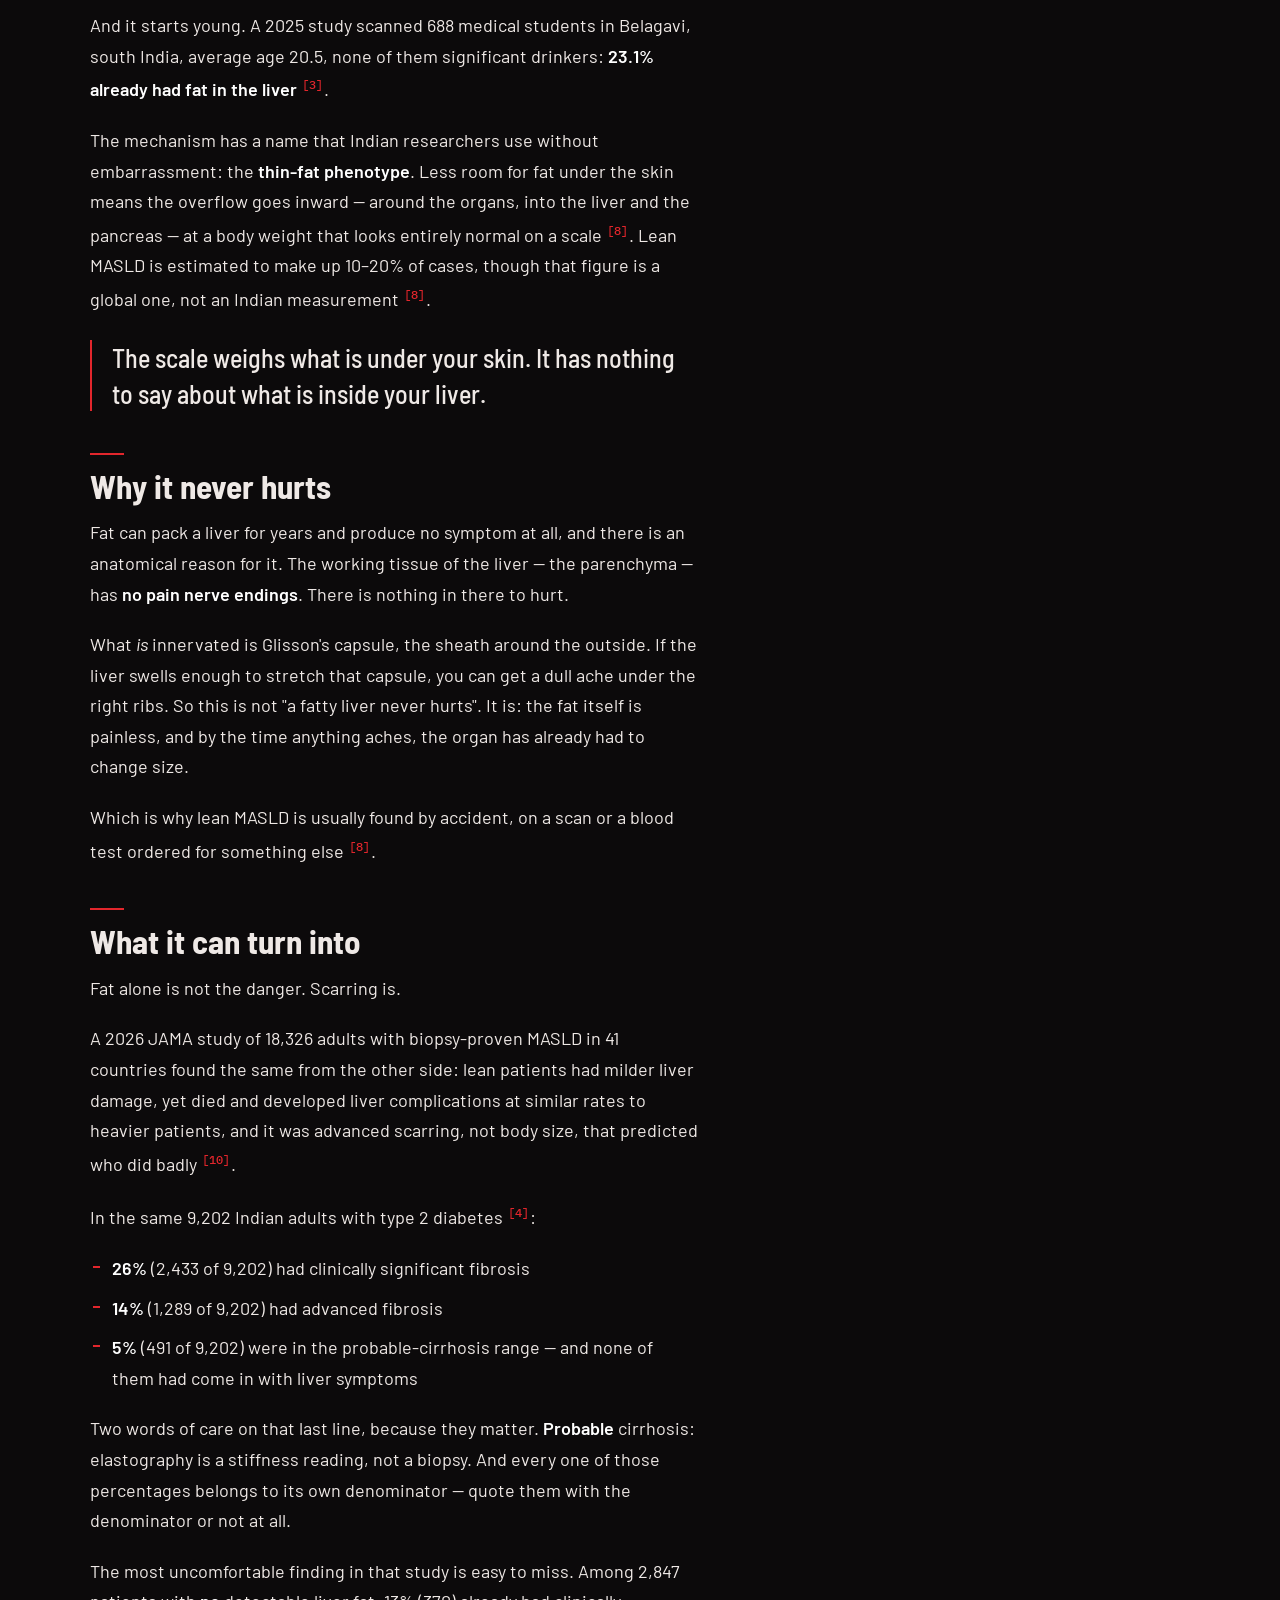
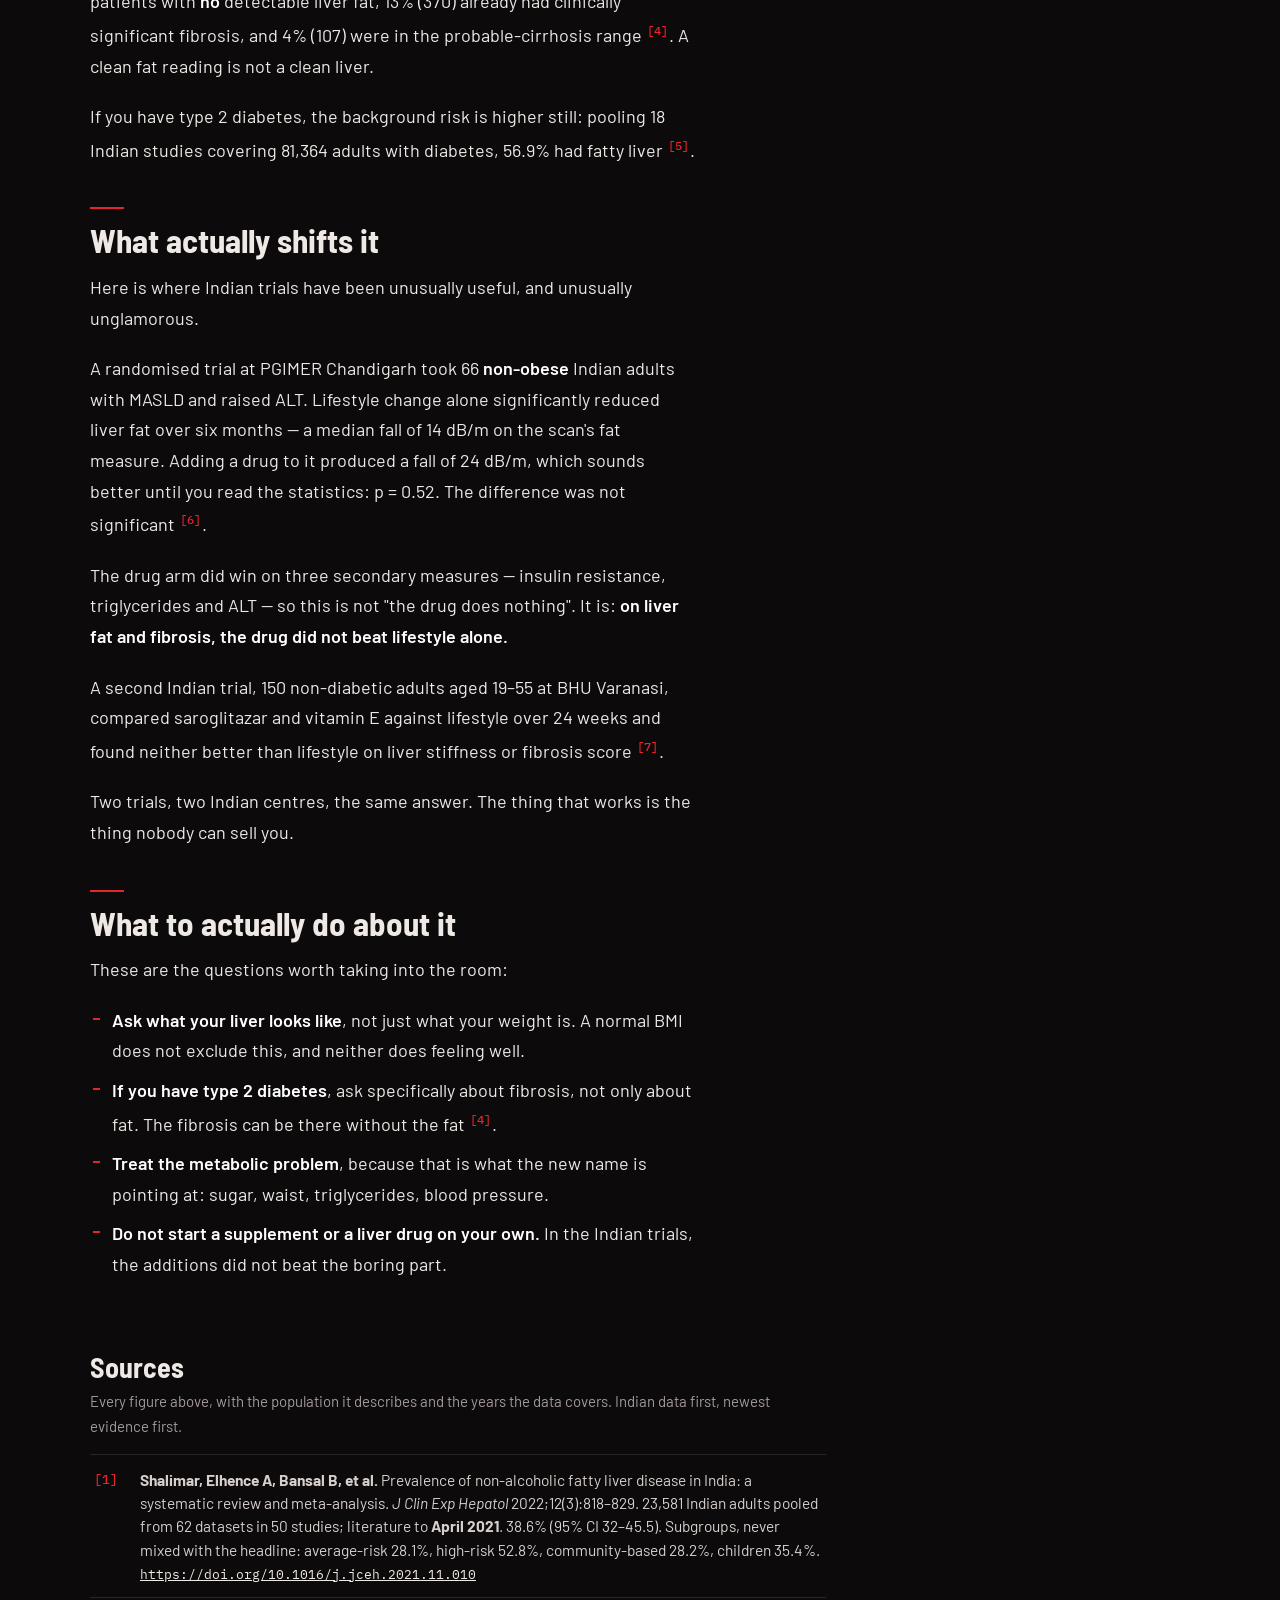
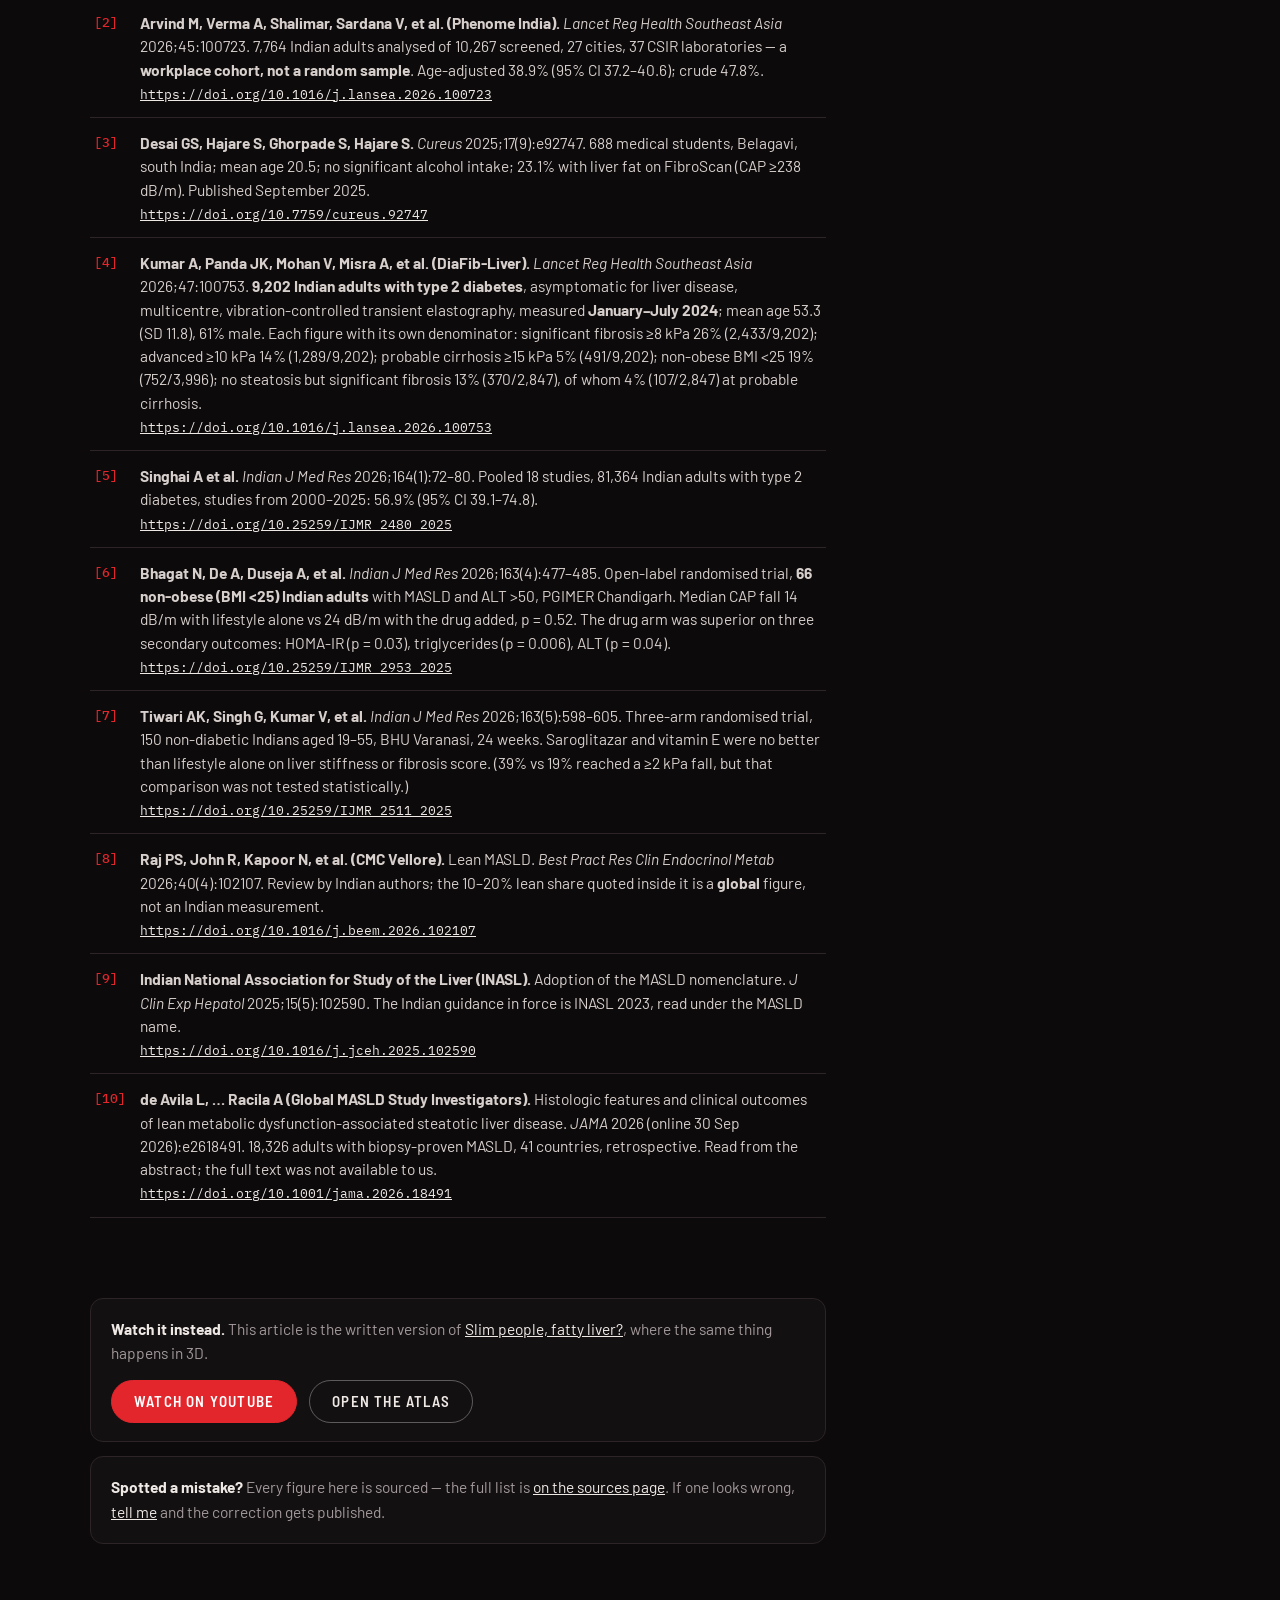
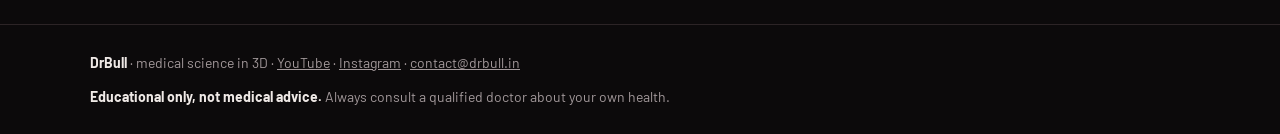
<file: articles/slim-and-fatty-liver/index.html>
<!doctype html>
<html lang="en">
<head>
<meta charset="utf-8">
<meta name="viewport" content="width=device-width, initial-scale=1, viewport-fit=cover">
<title>You can be slim and still have a fatty liver &middot; DrBull</title>
<meta name="description" content="A normal weight, a normal check-up and a liver quietly filling with fat. In pooled Indian studies, 38.6% of adults have it &mdash; and the thin ones are not spared.">
<link rel="canonical" href="https://drbull.in/articles/slim-and-fatty-liver/">
<link rel="icon" type="image/png" sizes="64x64" href="../../assets/favicon.png">
<link rel="apple-touch-icon" href="../../assets/apple-touch-icon.png">
<meta name="theme-color" content="#0c0a0b">
<meta property="og:type" content="article">
<meta property="og:site_name" content="DrBull">
<meta property="og:title" content="You can be slim and still have a fatty liver &middot; DrBull">
<meta property="og:description" content="A normal weight, a normal check-up and a liver quietly filling with fat. In pooled Indian studies, 38.6% of adults have it &mdash; and the thin ones are not spared.">
<meta property="og:url" content="https://drbull.in/articles/slim-and-fatty-liver/">
<meta property="og:image" content="https://drbull.in/assets/og.jpg">
<meta name="twitter:card" content="summary_large_image">
<link rel="preconnect" href="https://fonts.googleapis.com">
<link rel="preconnect" href="https://fonts.gstatic.com" crossorigin>
<link rel="stylesheet" href="https://fonts.googleapis.com/css2?family=Barlow+Semi+Condensed:wght@500;600;700&family=Barlow:wght@400;500;600&family=IBM+Plex+Mono:wght@400;500&display=swap">
<style>
  :root {
    --ink: #0c0a0b; --smoke: #161213; --ash: #2c2426; --bone: #efe9e6; --dust: #a3999b;
    --horn: #e2262c; --ember: #ff4d45;
    --display: "Barlow Semi Condensed", Bahnschrift, "Arial Narrow", sans-serif;
    --body: Barlow, Bahnschrift, "Segoe UI", system-ui, sans-serif;
    --mono: "IBM Plex Mono", Consolas, "Courier New", monospace;
    color-scheme: dark;
  }
  * { box-sizing: border-box; }
  body { margin: 0; background: var(--ink); color: var(--bone); font: 400 18px/1.7 var(--body); }
  a { color: inherit; }
  a:focus-visible, button:focus-visible { outline: 2px solid var(--ember); outline-offset: 3px; border-radius: 4px; }
  img { max-width: 100%; display: block; }
  h1, h2, h3 { font-family: var(--display); font-weight: 700; line-height: 1.05; margin: 0; text-wrap: balance; }
  .wrap { max-width: 1180px; margin-inline: auto; padding-inline: clamp(16px, 4vw, 40px); }
  .eyebrow { font: 600 13px/1 var(--display); letter-spacing: .22em; text-transform: uppercase; color: var(--dust); display: flex; align-items: center; gap: 12px; margin: 0; }
  .eyebrow::before { content: ""; width: 26px; height: 2px; background: var(--horn); flex: none; }

  header.top { border-bottom: 1px solid var(--ash); }
  header .wrap { display: flex; align-items: center; justify-content: space-between; gap: 16px; padding-block: 16px; flex-wrap: wrap; }
  .brand { display: flex; align-items: center; gap: 12px; text-decoration: none; }
  .brand img { height: 38px; width: auto; }
  .word { font: 700 23px/1 var(--display); }
  .word b { color: var(--horn); }
  nav.top-nav { display: flex; align-items: center; gap: 22px; font: 600 14px/1 var(--display); letter-spacing: .12em; text-transform: uppercase; }
  nav.top-nav a { text-decoration: none; color: var(--dust); }
  nav.top-nav a:hover, nav.top-nav a[aria-current] { color: var(--bone); }
  nav.top-nav a.accent { color: var(--ember); }
  nav.top-nav a.accent:hover { color: var(--bone); }

  /* ---------- the list ---------- */
  .intro { padding-block: clamp(30px, 5vw, 54px) 6px; }
  .intro h1 { font-size: clamp(36px, 5.4vw, 66px); margin-block: 12px 14px; }
  .intro p { margin: 0; color: #d7cfcc; max-width: 40em; }
  .list { list-style: none; margin: clamp(26px, 4vw, 44px) 0 clamp(50px, 8vw, 90px); padding: 0; border-top: 1px solid var(--ash); }
  .list li { border-bottom: 1px solid var(--ash); }
  .list a { display: grid; grid-template-columns: minmax(0, 1fr) auto; gap: 6px 22px; padding: 22px 4px; text-decoration: none; align-items: start; }
  .list a:hover { background: rgba(22,18,19,.8); }
  .list a:hover h2 { color: var(--horn); }
  .list h2 { font-size: clamp(24px, 3vw, 34px); transition: color .2s; }
  .list .dek { grid-column: 1; color: var(--dust); margin: 0; max-width: 44em; font-size: 16px; }
  .list .meta { grid-column: 2; grid-row: 1 / span 2; color: var(--dust); font: 400 13px/1.7 var(--mono); text-align: right; white-space: nowrap; }
  .list .meta b { display: block; color: var(--horn); font: 600 12px/1.6 var(--display); letter-spacing: .14em; text-transform: uppercase; }

  /* ---------- the article ---------- */
  article { padding-block: clamp(30px, 5vw, 56px) 0; }
  .head { max-width: 46rem; }
  .head h1 { font-size: clamp(34px, 5vw, 60px); margin-block: 12px 16px; }
  .head .dek { color: #d7cfcc; font-size: clamp(18px, 1.8vw, 21px); margin: 0 0 18px; }
  .byline { display: flex; flex-wrap: wrap; gap: 8px 18px; color: var(--dust); font: 400 14px var(--mono); border-top: 1px solid var(--ash); border-bottom: 1px solid var(--ash); padding-block: 12px; }
  .prose { max-width: 38rem; padding-block: clamp(26px, 4vw, 40px); }
  .prose p { margin: 0 0 20px; }
  .prose h2 { font-size: clamp(25px, 2.8vw, 33px); margin-block: 42px 14px; }
  .prose h2::before { content: ""; display: block; width: 34px; height: 2px; background: var(--horn); margin-bottom: 14px; }
  .prose ul { margin: 0 0 20px; padding-left: 0; list-style: none; }
  .prose ul li { padding-left: 22px; position: relative; margin-bottom: 9px; }
  .prose ul li::before { content: ""; position: absolute; left: 3px; top: 13px; width: 7px; height: 2px; background: var(--horn); }
  .prose blockquote { margin: 26px 0; padding-left: 20px; border-left: 2px solid var(--horn); font: 500 clamp(20px, 2.3vw, 26px)/1.35 var(--display); color: var(--bone); }
  .prose strong { color: #fff; font-weight: 600; }
  .prose sup a { color: var(--horn); font: 500 12px var(--mono); text-decoration: none; padding: 0 1px; }
  .prose sup a:hover { text-decoration: underline; }
  .prose table { width: 100%; border-collapse: collapse; margin: 30px 0; font-size: clamp(14px, 1.7vw, 16px); font-variant-numeric: tabular-nums; }
  .prose th { text-align: left; font: 700 12px/1.4 var(--mono); letter-spacing: .12em; text-transform: uppercase; color: var(--dust); padding: 0 14px 10px 0; border-bottom: 1px solid var(--ash); }
  .prose td { padding: 11px 14px 11px 0; border-bottom: 1px solid #221c1e; color: #d7cfcc; vertical-align: top; }
  .prose tbody tr:last-child td { border-bottom: none; }
  @media (max-width: 560px) { .prose table { font-size: 13px; } .prose th, .prose td { padding-right: 8px; } }
  .fact { display: grid; gap: 6px; border-left: 2px solid var(--horn); padding-left: 18px; margin: 30px 0; }
  .fact b { font: 700 clamp(40px, 5.4vw, 62px)/1 var(--display); color: var(--horn); font-variant-numeric: tabular-nums; }
  .fact span { color: #d7cfcc; }
  .fact small { color: var(--dust); font: 400 13px/1.5 var(--mono); }

  .sources { max-width: 46rem; margin-block: 14px clamp(44px, 7vw, 80px); }
  .sources h2 { font-size: clamp(22px, 2.4vw, 28px); margin-bottom: 6px; }
  .sources > p { color: var(--dust); margin: 0 0 14px; font-size: 15px; }
  .sources ol { list-style: none; counter-reset: s; margin: 0; padding: 0; border-top: 1px solid var(--ash); }
  .sources li { counter-increment: s; border-bottom: 1px solid var(--ash); display: grid; grid-template-columns: 34px minmax(0, 1fr); gap: 12px; padding: 13px 4px; }
  .sources li::before { content: "[" counter(s) "]"; color: var(--horn); font: 500 13px var(--mono); padding-top: 3px; }
  .sources .t { color: #d7cfcc; font-size: 15.5px; line-height: 1.5; }
  .sources a { color: var(--bone); font: 400 13px var(--mono); word-break: break-word; }

  .after { max-width: 46rem; display: grid; gap: 14px; margin-bottom: clamp(44px, 7vw, 80px); }
  .box { border: 1px solid var(--ash); border-radius: 13px; background: rgba(22,18,19,.75); padding: 18px 20px; color: var(--dust); font-size: 15.5px; line-height: 1.6; }
  .box b { color: var(--bone); }
  .box a { color: var(--bone); }
  .btn { display: inline-flex; align-items: center; gap: 10px; padding: 13px 22px; border-radius: 999px; font: 600 15px/1 var(--display); letter-spacing: .08em; text-transform: uppercase; text-decoration: none; border: 1.5px solid var(--horn); }
  .btn.solid { background: var(--horn); color: #fff; }
  .btn.line { border-color: rgba(239,233,230,.35); color: var(--bone); }
  .cta { display: flex; flex-wrap: wrap; gap: 12px; margin-top: 4px; }

  footer { border-top: 1px solid var(--ash); }
  footer .wrap { display: grid; gap: 10px; padding-block: 26px; color: var(--dust); font-size: 14px; }
  footer b { color: var(--bone); }

  @media (max-width: 860px) {
    nav.top-nav { order: 3; width: 100%; gap: 18px; font-size: 13px; overflow-x: auto; padding-bottom: 2px; scrollbar-width: none; }
    nav.top-nav::-webkit-scrollbar { display: none; }
    nav.top-nav a { white-space: nowrap; }
    .list a { grid-template-columns: 1fr; }
    .list .meta { grid-column: 1; grid-row: 3; text-align: left; }
  }
</style>
</head>
<body>
<header class="top">
  <div class="wrap">
    <a class="brand" href="../../index.html" aria-label="DrBull home">
      <img src="../../assets/bull_mark.webp" alt="" width="76" height="96">
      <span class="word">DR <b>BULL</b></span>
    </a>
    <nav class="top-nav" aria-label="Main">
      <a href="../../">Home</a>
      <a href="../../atlas/">Atlas</a>
      <a href="../../articles/" aria-current="page">Articles</a>
      <a href="../../#library">Videos</a>
      <a href="../../sources/">Sources</a>
      <a href="../../counselling/">Counselling</a>
      <a class="accent" href="https://matrix.drbull.in">Matrix</a>
      <a href="../../#contact">Contact</a>
    </nav>
  </div>
</header>

<main class="wrap"><article>
<div class="head">
<p class="eyebrow">Liver</p>
<h1>You can be slim and still have a fatty liver</h1>
<p class="dek">A normal weight, a normal check-up and a liver quietly filling with fat. In pooled Indian studies, 38.6% of adults have it &mdash; and the thin ones are not spared.</p>
<div class="byline"><span>20 September 2026</span><span>5 min read</span><span>10 sources</span><span>checked 12 October 2026</span></div>
</div>
<div class="prose">
<p>There is a particular kind of Indian patient who is told, every year, that everything is fine. The weighing scale is fine. The blood pressure is fine. There is no pain anywhere. And the liver is filling with fat.</p>
<div class="fact"><b>38.6%</b><span>of Indian adults had fatty liver, pooled across 50 Indian studies</span><small>23,581 adults, 62 datasets, literature to April 2021 <sup><a href="#s1">[1]</a></sup></small></div>
<p>That is about one adult in three. A separate screening of 7,764 Indian adults across 27 cities &mdash; a workplace cohort, not a random sample of the country &mdash; found an age-adjusted 38.9% <sup><a href="#s2">[2]</a></sup>. Two different methods, two different decades of data collection, landing in the same place.</p>
<h2>First, the name changed</h2>
<p>You will still hear <strong>NAFLD</strong> &mdash; non-alcoholic fatty liver disease. The international definition was replaced in 2023 by <strong>MASLD</strong>: metabolic dysfunction-associated steatotic liver disease. India's own liver society, INASL, formally adopted the new name over its 2023 guidance <sup><a href="#s9">[9]</a></sup>.</p>
<p>The change is not cosmetic. The old name defined the disease by what it was <em>not</em> (alcohol). The new one defines it by what it <em>is</em>: fat in the liver arriving alongside a metabolic problem &mdash; blood sugar, blood pressure, waist, triglycerides. In a clinic, ask for whichever word gets you understood. On a report, they mean the same organ.</p>
<h2>Slim does not mean safe</h2>
<p>This is the part that catches people, and it is the reason the Short exists.</p>
<p>In the DiaFib-Liver study, 9,202 Indian adults with type 2 diabetes &mdash; none of them there because of a liver complaint &mdash; had their livers scanned with elastography between January and July 2024. Among the <strong>3,996 who were not obese</strong> (BMI under 25), 752 had significant liver fibrosis. That is 19%, roughly one in five, in the thin group <sup><a href="#s4">[4]</a></sup>.</p>
<p>And it starts young. A 2025 study scanned 688 medical students in Belagavi, south India, average age 20.5, none of them significant drinkers: <strong>23.1% already had fat in the liver</strong> <sup><a href="#s3">[3]</a></sup>.</p>
<p>The mechanism has a name that Indian researchers use without embarrassment: the <strong>thin-fat phenotype</strong>. Less room for fat under the skin means the overflow goes inward &mdash; around the organs, into the liver and the pancreas &mdash; at a body weight that looks entirely normal on a scale <sup><a href="#s8">[8]</a></sup>. Lean MASLD is estimated to make up 10&ndash;20% of cases, though that figure is a global one, not an Indian measurement <sup><a href="#s8">[8]</a></sup>.</p>
<blockquote>The scale weighs what is under your skin. It has nothing to say about what is inside your liver.</blockquote>
<h2>Why it never hurts</h2>
<p>Fat can pack a liver for years and produce no symptom at all, and there is an anatomical reason for it. The working tissue of the liver &mdash; the parenchyma &mdash; has <strong>no pain nerve endings</strong>. There is nothing in there to hurt.</p>
<p>What <em>is</em> innervated is Glisson's capsule, the sheath around the outside. If the liver swells enough to stretch that capsule, you can get a dull ache under the right ribs. So this is not "a fatty liver never hurts". It is: the fat itself is painless, and by the time anything aches, the organ has already had to change size.</p>
<p>Which is why lean MASLD is usually found by accident, on a scan or a blood test ordered for something else <sup><a href="#s8">[8]</a></sup>.</p>
<h2>What it can turn into</h2>
<p>Fat alone is not the danger. Scarring is.</p>
<p>A 2026 JAMA study of 18,326 adults with biopsy-proven MASLD in 41 countries found the same from the other side: lean patients had milder liver damage, yet died and developed liver complications at similar rates to heavier patients, and it was advanced scarring, not body size, that predicted who did badly <sup><a href="#s10">[10]</a></sup>.</p>
<p>In the same 9,202 Indian adults with type 2 diabetes <sup><a href="#s4">[4]</a></sup>:</p>
<ul><li><strong>26%</strong> (2,433 of 9,202) had clinically significant fibrosis</li><li><strong>14%</strong> (1,289 of 9,202) had advanced fibrosis</li><li><strong>5%</strong> (491 of 9,202) were in the probable-cirrhosis range &mdash; and none of them had come in with liver symptoms</li></ul>
<p>Two words of care on that last line, because they matter. <strong>Probable</strong> cirrhosis: elastography is a stiffness reading, not a biopsy. And every one of those percentages belongs to its own denominator &mdash; quote them with the denominator or not at all.</p>
<p>The most uncomfortable finding in that study is easy to miss. Among 2,847 patients with <strong>no</strong> detectable liver fat, 13% (370) already had clinically significant fibrosis, and 4% (107) were in the probable-cirrhosis range <sup><a href="#s4">[4]</a></sup>. A clean fat reading is not a clean liver.</p>
<p>If you have type 2 diabetes, the background risk is higher still: pooling 18 Indian studies covering 81,364 adults with diabetes, 56.9% had fatty liver <sup><a href="#s5">[5]</a></sup>.</p>
<h2>What actually shifts it</h2>
<p>Here is where Indian trials have been unusually useful, and unusually unglamorous.</p>
<p>A randomised trial at PGIMER Chandigarh took 66 <strong>non-obese</strong> Indian adults with MASLD and raised ALT. Lifestyle change alone significantly reduced liver fat over six months &mdash; a median fall of 14 dB/m on the scan's fat measure. Adding a drug to it produced a fall of 24 dB/m, which sounds better until you read the statistics: p = 0.52. The difference was not significant <sup><a href="#s6">[6]</a></sup>.</p>
<p>The drug arm did win on three secondary measures &mdash; insulin resistance, triglycerides and ALT &mdash; so this is not "the drug does nothing". It is: <strong>on liver fat and fibrosis, the drug did not beat lifestyle alone.</strong></p>
<p>A second Indian trial, 150 non-diabetic adults aged 19&ndash;55 at BHU Varanasi, compared saroglitazar and vitamin E against lifestyle over 24 weeks and found neither better than lifestyle on liver stiffness or fibrosis score <sup><a href="#s7">[7]</a></sup>.</p>
<p>Two trials, two Indian centres, the same answer. The thing that works is the thing nobody can sell you.</p>
<h2>What to actually do about it</h2>
<p>These are the questions worth taking into the room:</p>
<ul><li><strong>Ask what your liver looks like</strong>, not just what your weight is. A normal BMI does not exclude this, and neither does feeling well.</li><li><strong>If you have type 2 diabetes</strong>, ask specifically about fibrosis, not only about fat. The fibrosis can be there without the fat <sup><a href="#s4">[4]</a></sup>.</li><li><strong>Treat the metabolic problem</strong>, because that is what the new name is pointing at: sugar, waist, triglycerides, blood pressure.</li><li><strong>Do not start a supplement or a liver drug on your own.</strong> In the Indian trials, the additions did not beat the boring part.</li></ul>
</div>
<section class="sources"><h2>Sources</h2>
<p>Every figure above, with the population it describes and the years the data covers. Indian data first, newest evidence first.</p>
<ol>
<li id="s1"><span class="t"><strong>Shalimar, Elhence A, Bansal B, et al.</strong> Prevalence of non-alcoholic fatty liver disease in India: a systematic review and meta-analysis. <em>J Clin Exp Hepatol</em> 2022;12(3):818&ndash;829. 23,581 Indian adults pooled from 62 datasets in 50 studies; literature to <strong>April 2021</strong>. 38.6% (95% CI 32&ndash;45.5). Subgroups, never mixed with the headline: average-risk 28.1%, high-risk 52.8%, community-based 28.2%, children 35.4%.<br><a href="https://doi.org/10.1016/j.jceh.2021.11.010" target="_blank" rel="noopener">https://doi.org/10.1016/j.jceh.2021.11.010</a></span></li>
<li id="s2"><span class="t"><strong>Arvind M, Verma A, Shalimar, Sardana V, et al. (Phenome India).</strong> <em>Lancet Reg Health Southeast Asia</em> 2026;45:100723. 7,764 Indian adults analysed of 10,267 screened, 27 cities, 37 CSIR laboratories &mdash; a <strong>workplace cohort, not a random sample</strong>. Age-adjusted 38.9% (95% CI 37.2&ndash;40.6); crude 47.8%.<br><a href="https://doi.org/10.1016/j.lansea.2026.100723" target="_blank" rel="noopener">https://doi.org/10.1016/j.lansea.2026.100723</a></span></li>
<li id="s3"><span class="t"><strong>Desai GS, Hajare S, Ghorpade S, Hajare S.</strong> <em>Cureus</em> 2025;17(9):e92747. 688 medical students, Belagavi, south India; mean age 20.5; no significant alcohol intake; 23.1% with liver fat on FibroScan (CAP &ge;238 dB/m). Published September 2025.<br><a href="https://doi.org/10.7759/cureus.92747" target="_blank" rel="noopener">https://doi.org/10.7759/cureus.92747</a></span></li>
<li id="s4"><span class="t"><strong>Kumar A, Panda JK, Mohan V, Misra A, et al. (DiaFib-Liver).</strong> <em>Lancet Reg Health Southeast Asia</em> 2026;47:100753. <strong>9,202 Indian adults with type 2 diabetes</strong>, asymptomatic for liver disease, multicentre, vibration-controlled transient elastography, measured <strong>January&ndash;July 2024</strong>; mean age 53.3 (SD 11.8), 61% male. Each figure with its own denominator: significant fibrosis &ge;8 kPa 26% (2,433/9,202); advanced &ge;10 kPa 14% (1,289/9,202); probable cirrhosis &ge;15 kPa 5% (491/9,202); non-obese BMI &lt;25 19% (752/3,996); no steatosis but significant fibrosis 13% (370/2,847), of whom 4% (107/2,847) at probable cirrhosis.<br><a href="https://doi.org/10.1016/j.lansea.2026.100753" target="_blank" rel="noopener">https://doi.org/10.1016/j.lansea.2026.100753</a></span></li>
<li id="s5"><span class="t"><strong>Singhai A et al.</strong> <em>Indian J Med Res</em> 2026;164(1):72&ndash;80. Pooled 18 studies, 81,364 Indian adults with type 2 diabetes, studies from 2000&ndash;2025: 56.9% (95% CI 39.1&ndash;74.8).<br><a href="https://doi.org/10.25259/IJMR_2480_2025" target="_blank" rel="noopener">https://doi.org/10.25259/IJMR_2480_2025</a></span></li>
<li id="s6"><span class="t"><strong>Bhagat N, De A, Duseja A, et al.</strong> <em>Indian J Med Res</em> 2026;163(4):477&ndash;485. Open-label randomised trial, <strong>66 non-obese (BMI &lt;25) Indian adults</strong> with MASLD and ALT &gt;50, PGIMER Chandigarh. Median CAP fall 14 dB/m with lifestyle alone vs 24 dB/m with the drug added, p = 0.52. The drug arm was superior on three secondary outcomes: HOMA-IR (p = 0.03), triglycerides (p = 0.006), ALT (p = 0.04).<br><a href="https://doi.org/10.25259/IJMR_2953_2025" target="_blank" rel="noopener">https://doi.org/10.25259/IJMR_2953_2025</a></span></li>
<li id="s7"><span class="t"><strong>Tiwari AK, Singh G, Kumar V, et al.</strong> <em>Indian J Med Res</em> 2026;163(5):598&ndash;605. Three-arm randomised trial, 150 non-diabetic Indians aged 19&ndash;55, BHU Varanasi, 24 weeks. Saroglitazar and vitamin E were no better than lifestyle alone on liver stiffness or fibrosis score. (39% vs 19% reached a &ge;2 kPa fall, but that comparison was not tested statistically.)<br><a href="https://doi.org/10.25259/IJMR_2511_2025" target="_blank" rel="noopener">https://doi.org/10.25259/IJMR_2511_2025</a></span></li>
<li id="s8"><span class="t"><strong>Raj PS, John R, Kapoor N, et al. (CMC Vellore).</strong> Lean MASLD. <em>Best Pract Res Clin Endocrinol Metab</em> 2026;40(4):102107. Review by Indian authors; the 10&ndash;20% lean share quoted inside it is a <strong>global</strong> figure, not an Indian measurement.<br><a href="https://doi.org/10.1016/j.beem.2026.102107" target="_blank" rel="noopener">https://doi.org/10.1016/j.beem.2026.102107</a></span></li>
<li id="s9"><span class="t"><strong>Indian National Association for Study of the Liver (INASL).</strong> Adoption of the MASLD nomenclature. <em>J Clin Exp Hepatol</em> 2025;15(5):102590. The Indian guidance in force is INASL 2023, read under the MASLD name.<br><a href="https://doi.org/10.1016/j.jceh.2025.102590" target="_blank" rel="noopener">https://doi.org/10.1016/j.jceh.2025.102590</a></span></li>
<li id="s10"><span class="t"><strong>de Avila L, &hellip; Racila A (Global MASLD Study Investigators).</strong> Histologic features and clinical outcomes of lean metabolic dysfunction-associated steatotic liver disease. <em>JAMA</em> 2026 (online 30 Sep 2026):e2618491. 18,326 adults with biopsy-proven MASLD, 41 countries, retrospective. Read from the abstract; the full text was not available to us.<br><a href="https://doi.org/10.1001/jama.2026.18491" target="_blank" rel="noopener">https://doi.org/10.1001/jama.2026.18491</a></span></li>
</ol></section>
<div class="after"><div class="box"><b>Watch it instead.</b> This article is the written version of <a href="https://www.youtube.com/shorts/Z5EjyxR95s8" target="_blank" rel="noopener">Slim people, fatty liver?</a>, where the same thing happens in 3D.<div class="cta" style="margin-top:14px"><a class="btn solid" href="https://www.youtube.com/shorts/Z5EjyxR95s8" target="_blank" rel="noopener">Watch on YouTube</a><a class="btn line" href="../../atlas/">Open the atlas</a></div></div><div class="box"><b>Spotted a mistake?</b> Every figure here is sourced &mdash; the full list is <a href="../../sources/">on the sources page</a>. If one looks wrong, <a href="mailto:contact@drbull.in?subject=DrBull%20article%20correction">tell me</a> and the correction gets published.</div></div>
</article></main>
<footer>
  <div class="wrap">
    <span><b>DrBull</b> &middot; medical science in 3D &middot; <a href="https://www.youtube.com/@drbull2795" target="_blank" rel="noopener">YouTube</a> &middot; <a href="https://www.instagram.com/drbull2795/" target="_blank" rel="noopener">Instagram</a> &middot; <a href="mailto:contact@drbull.in">contact@drbull.in</a></span>
    <span><b>Educational only, not medical advice.</b> Always consult a qualified doctor about your own health.</span>
  </div>
</footer>
<!-- Cloudflare Web Analytics: live host only, so local previews are not counted --><script>(function(){if(location.hostname!=="drbull.in")return;var s=document.createElement("script");s.type="module";s.src="https://static.cloudflareinsights.com/beacon.min.js";s.setAttribute("data-cf-beacon",'{"token": "c579460297cf46ffa20abdee29888928"}');document.head.appendChild(s);})();</script><!-- End Cloudflare Web Analytics -->
</body>
</html>
</file>
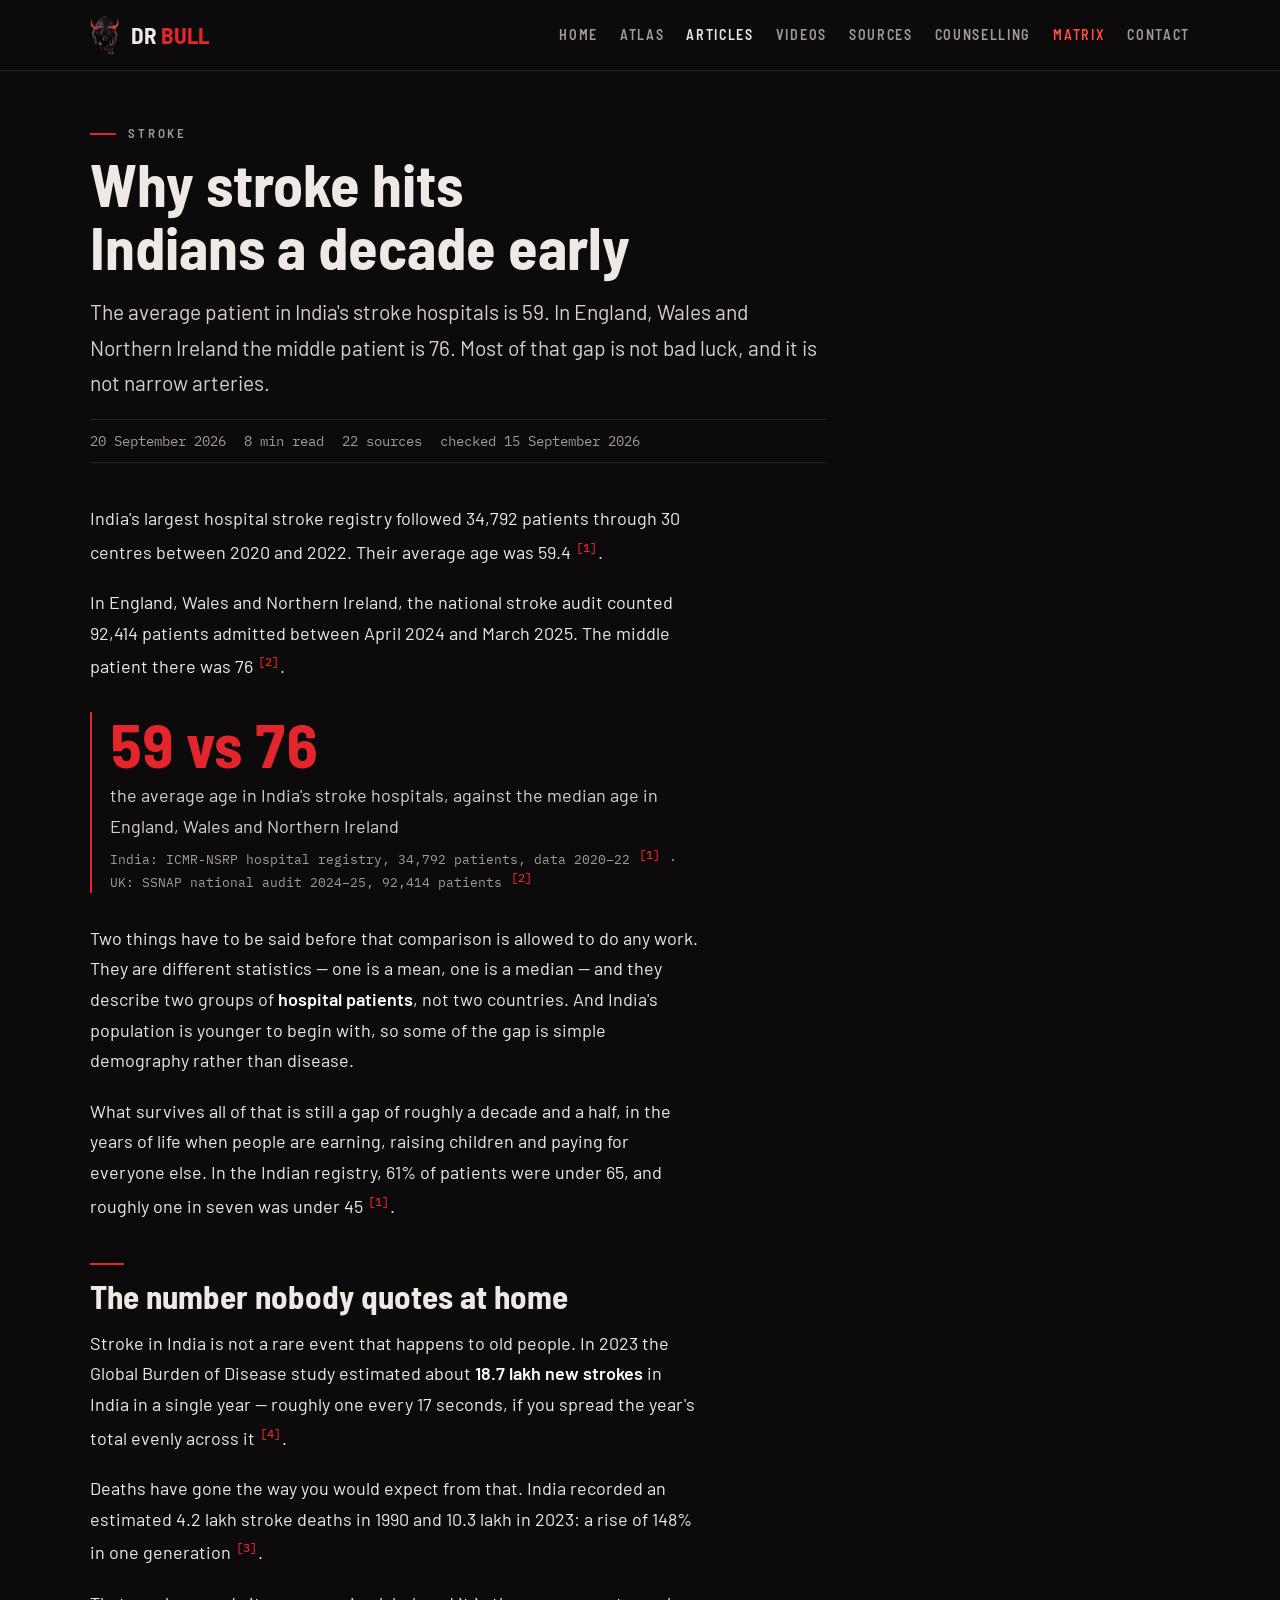
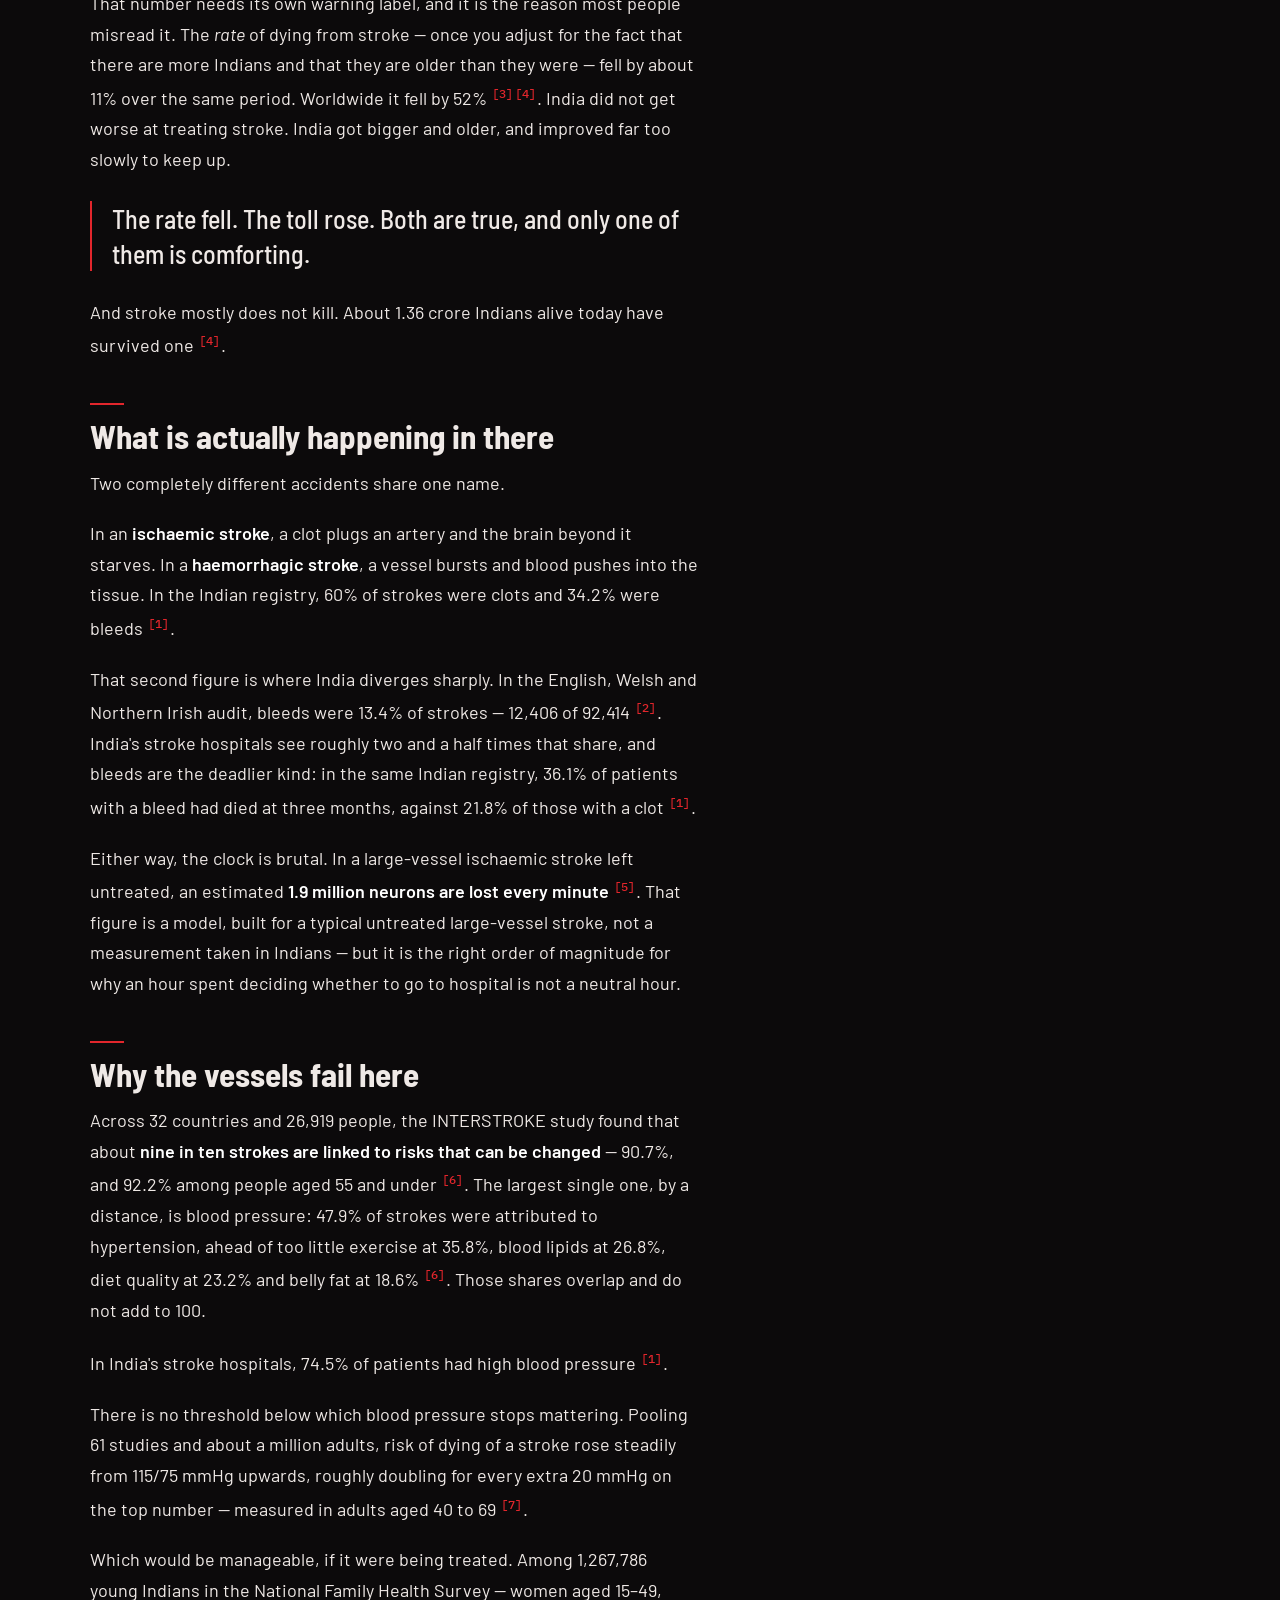
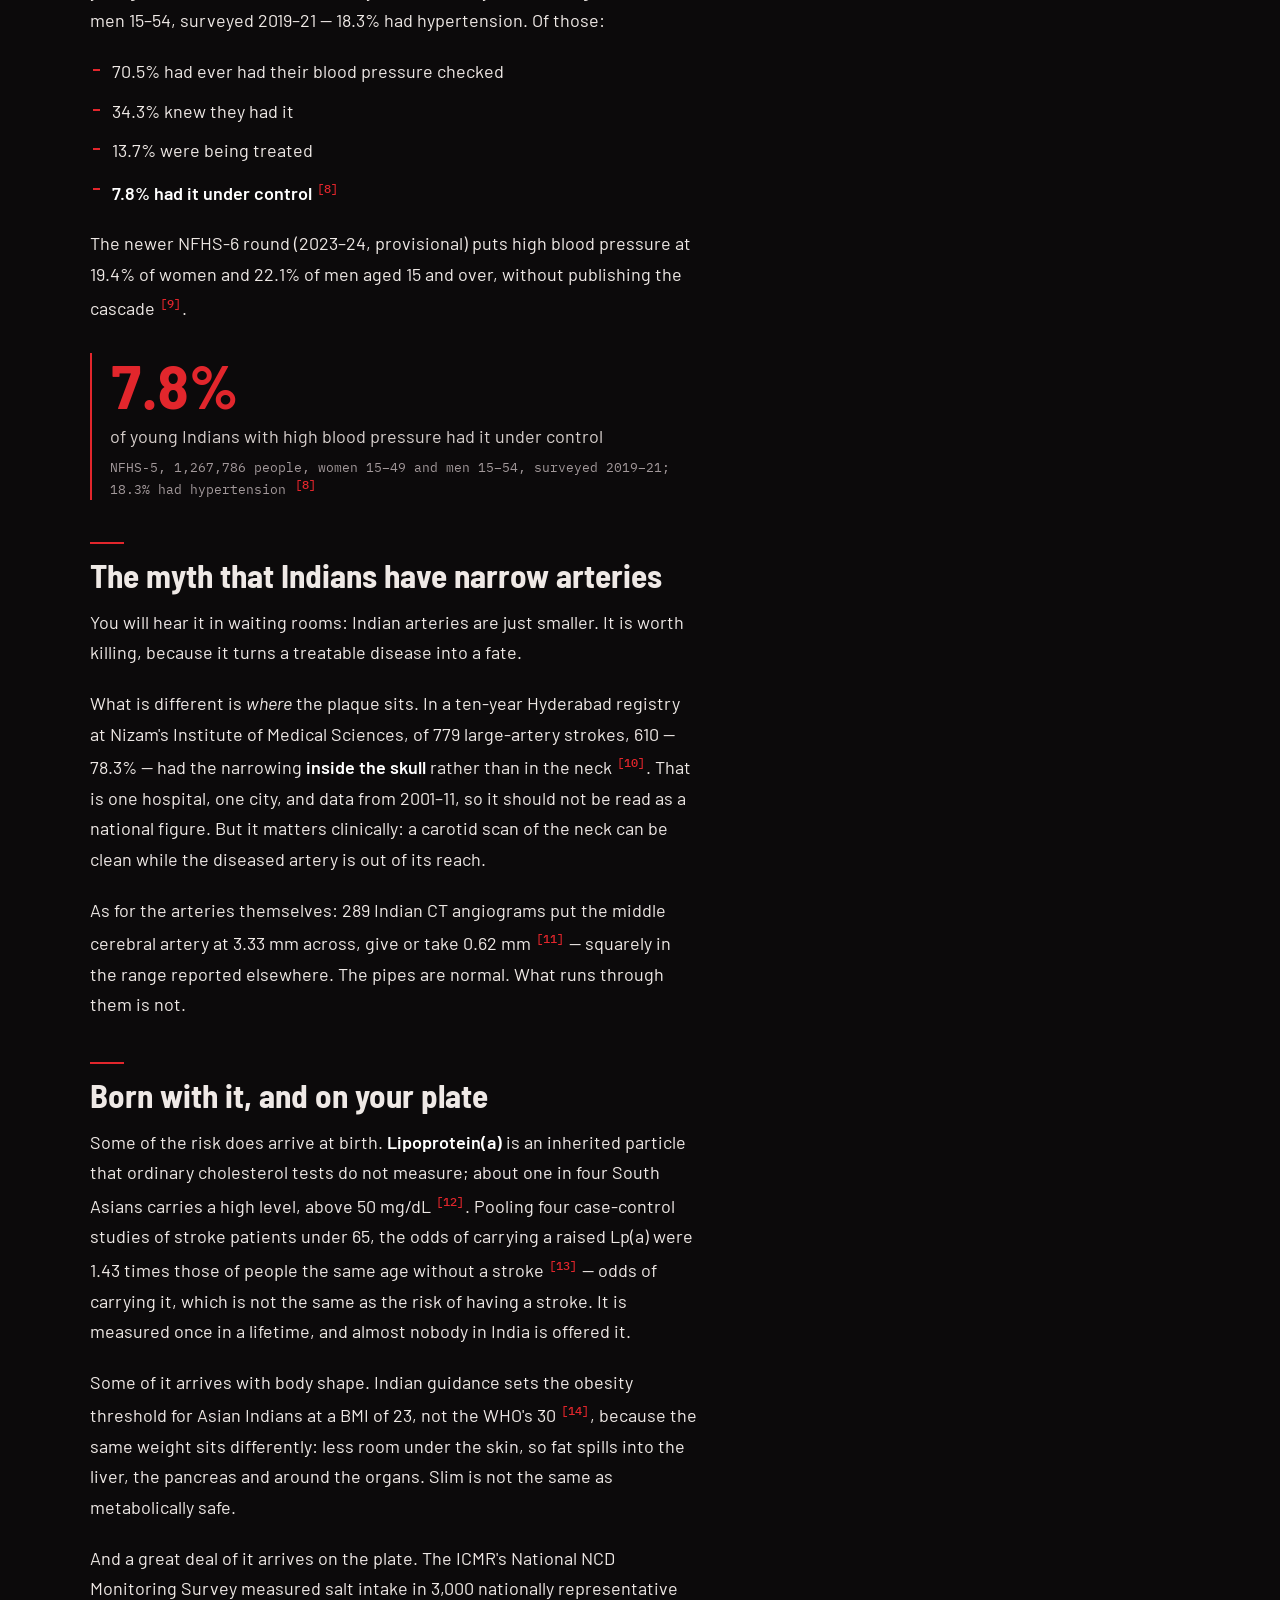
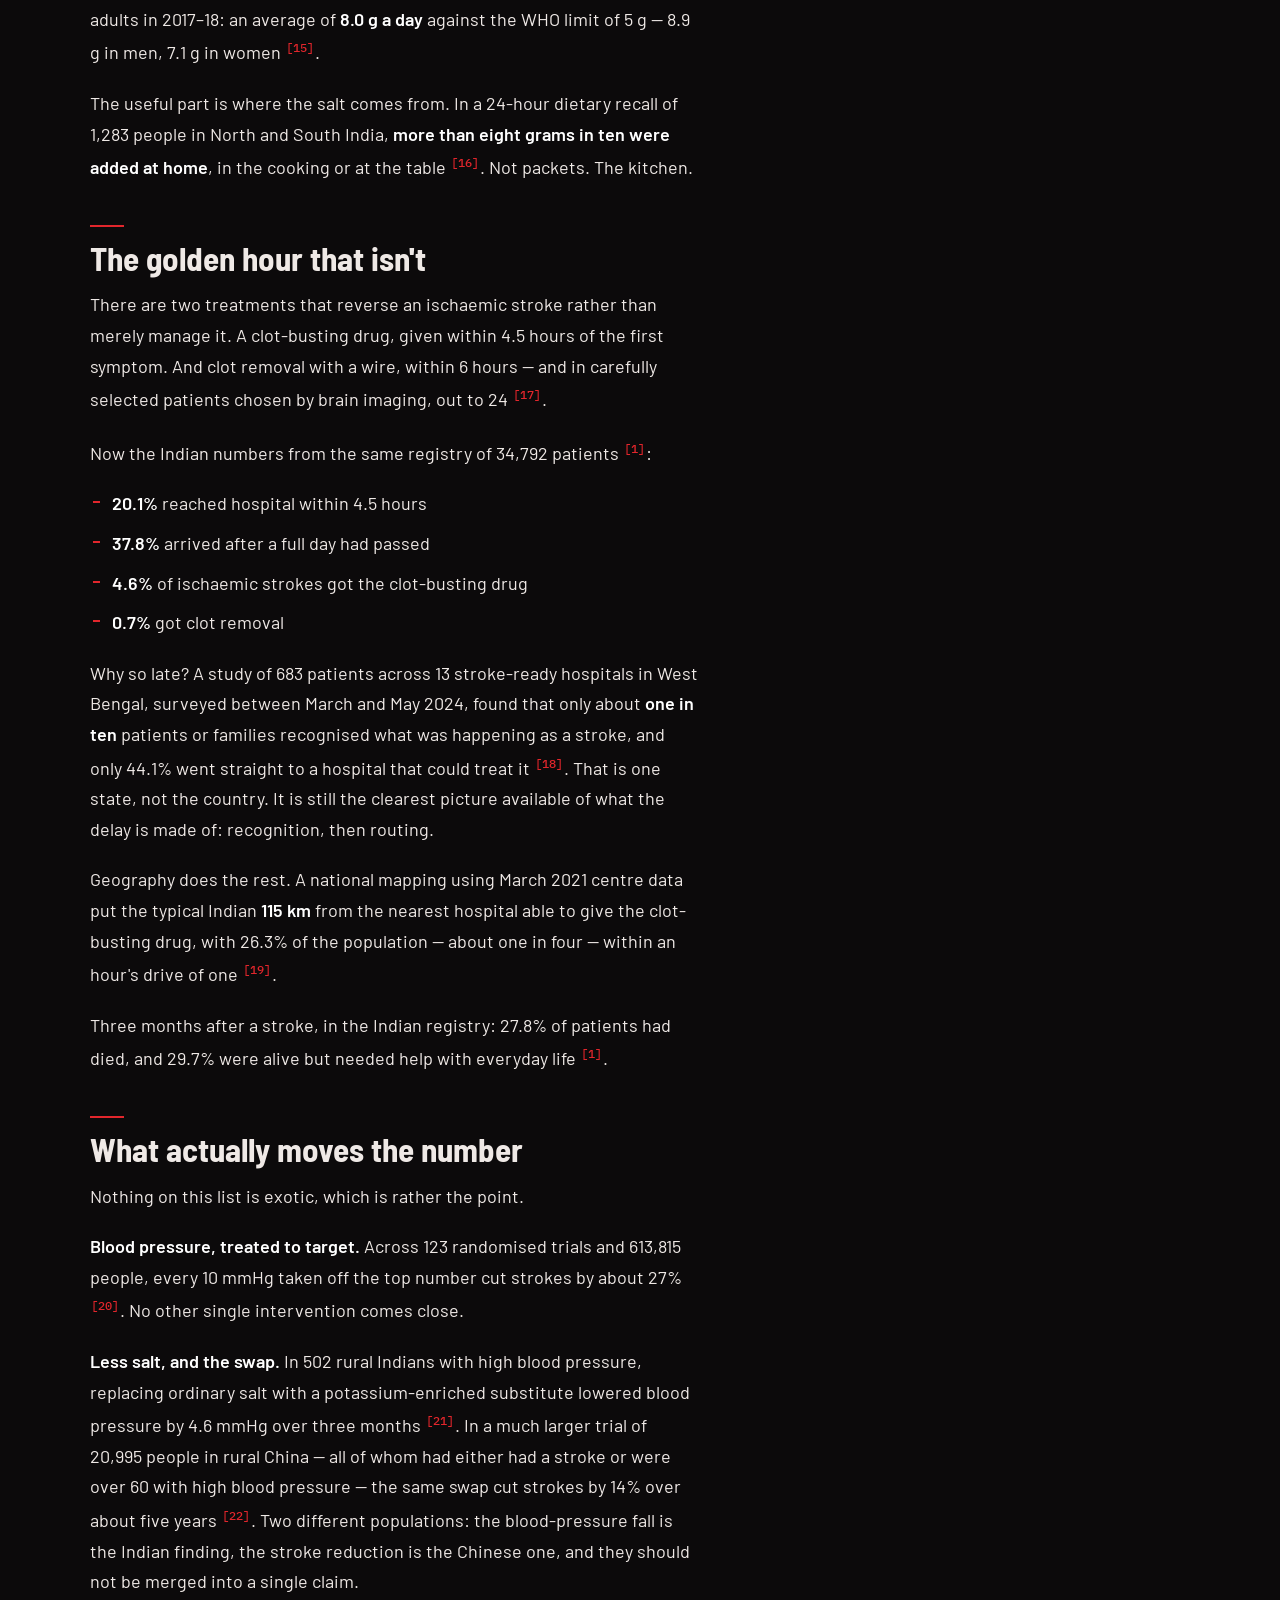
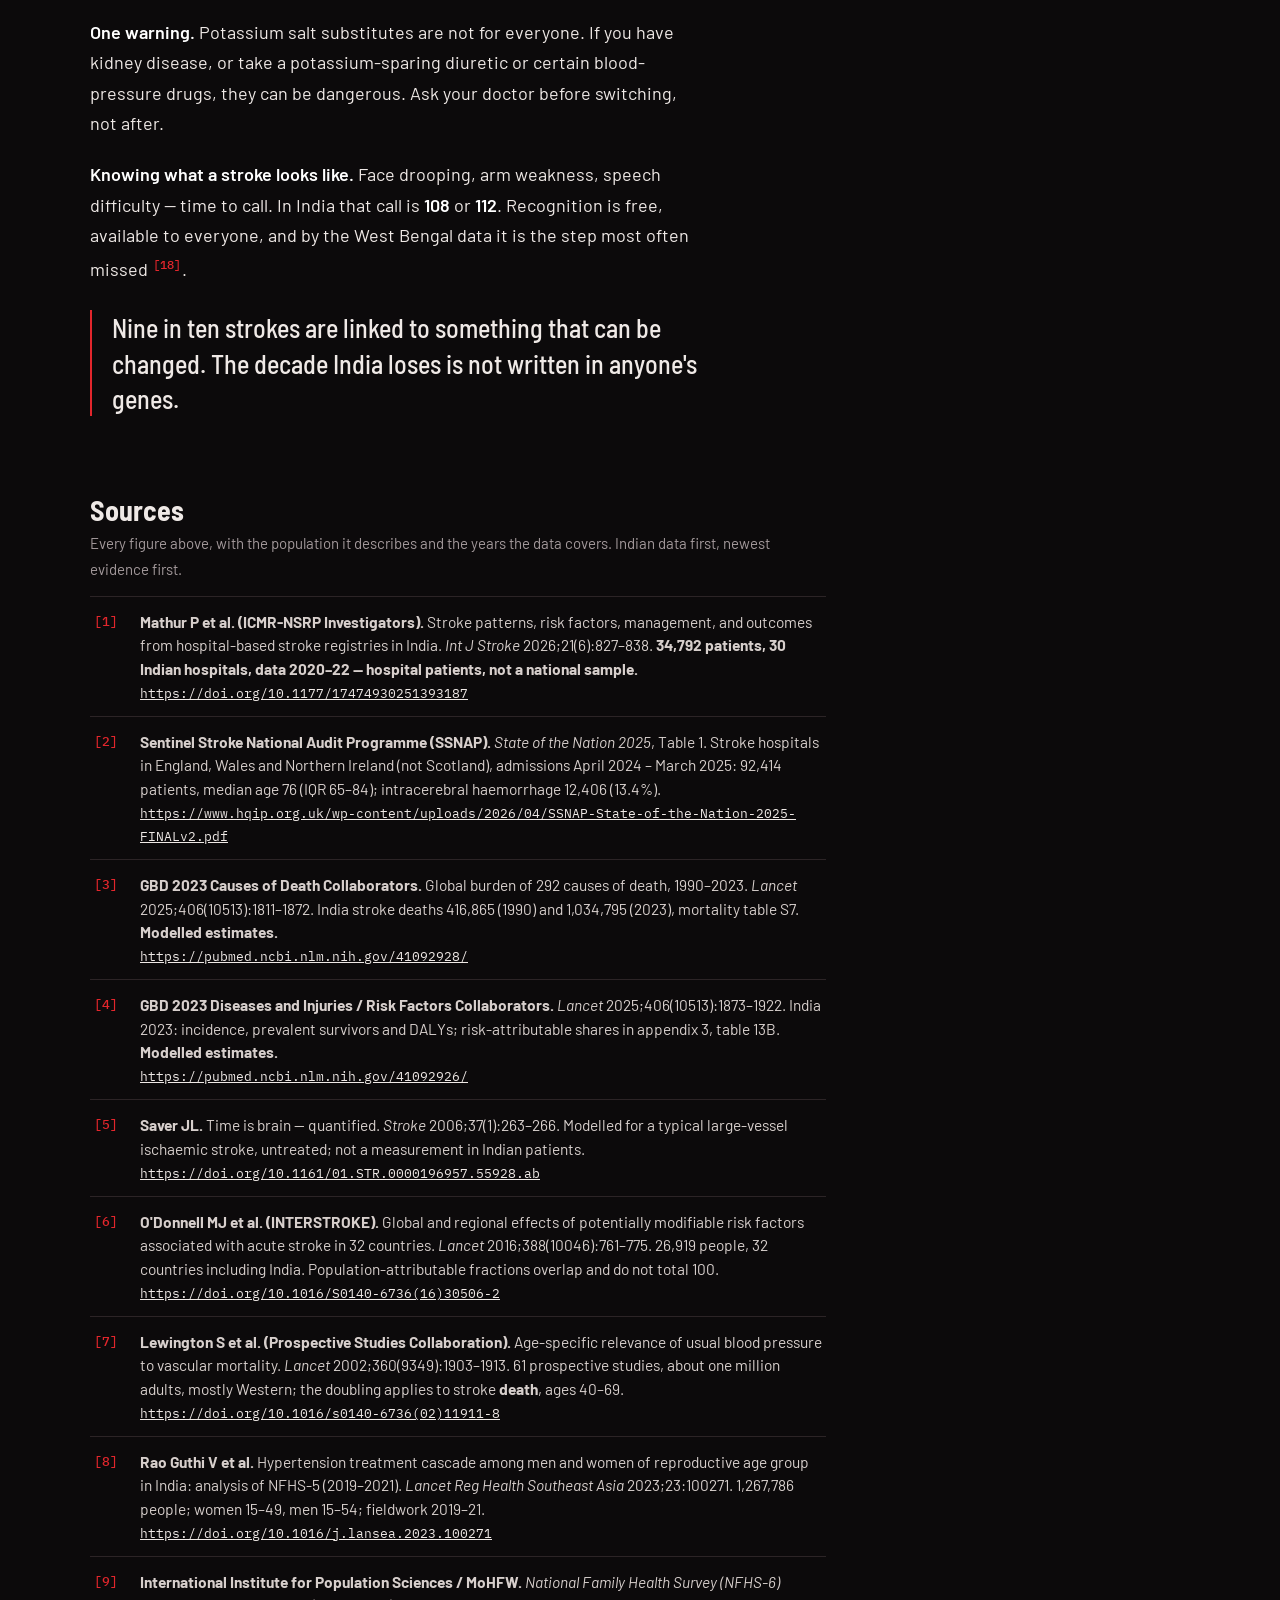
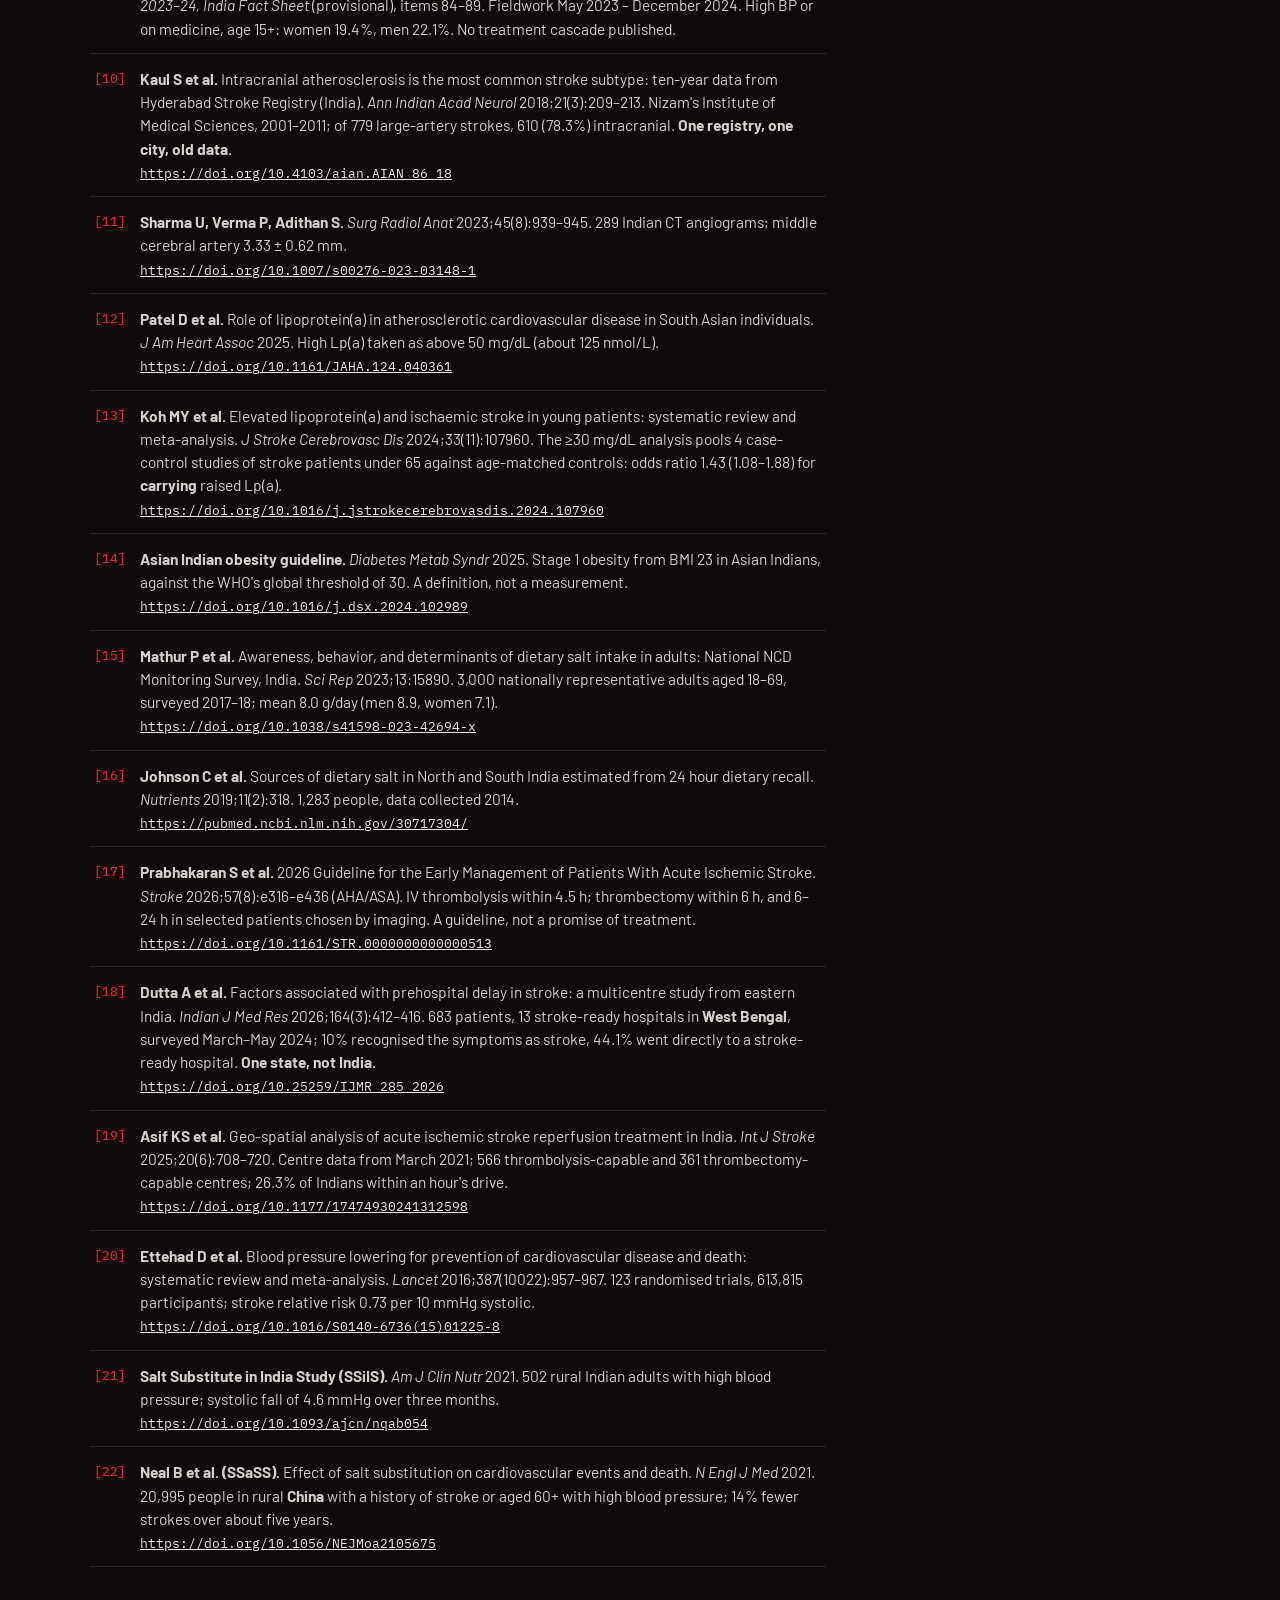
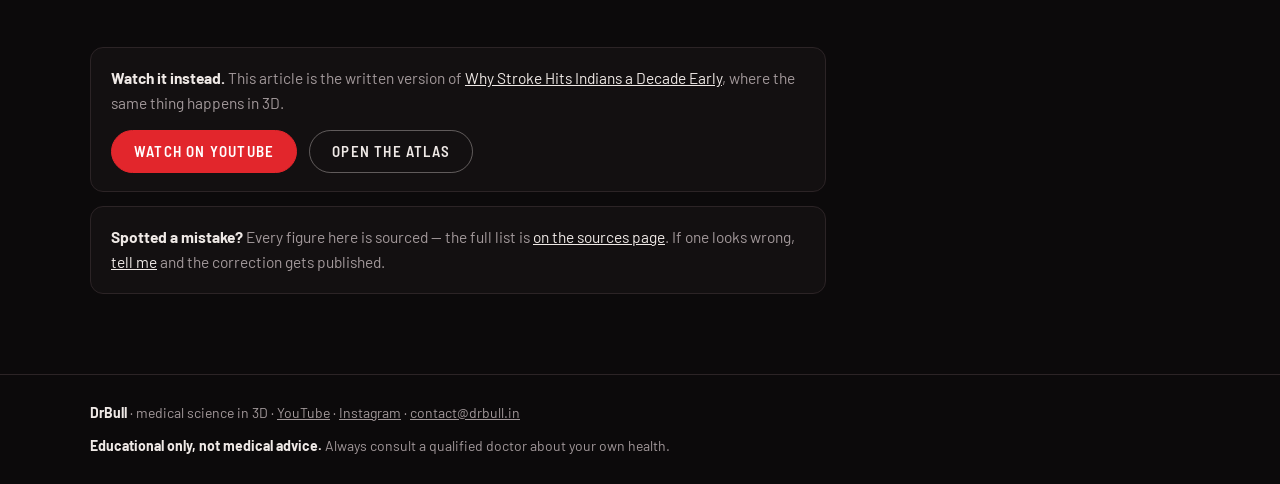
<file: articles/stroke-a-decade-early/index.html>
<!doctype html>
<html lang="en">
<head>
<meta charset="utf-8">
<meta name="viewport" content="width=device-width, initial-scale=1, viewport-fit=cover">
<title>Why stroke hits Indians a decade early &middot; DrBull</title>
<meta name="description" content="The average patient in India's stroke hospitals is 59. In England, Wales and Northern Ireland the middle patient is 76. Most of that gap is not bad luck, and it is not narrow arteries.">
<link rel="canonical" href="https://drbull.in/articles/stroke-a-decade-early/">
<link rel="icon" type="image/png" sizes="64x64" href="../../assets/favicon.png">
<link rel="apple-touch-icon" href="../../assets/apple-touch-icon.png">
<meta name="theme-color" content="#0c0a0b">
<meta property="og:type" content="article">
<meta property="og:site_name" content="DrBull">
<meta property="og:title" content="Why stroke hits Indians a decade early &middot; DrBull">
<meta property="og:description" content="The average patient in India's stroke hospitals is 59. In England, Wales and Northern Ireland the middle patient is 76. Most of that gap is not bad luck, and it is not narrow arteries.">
<meta property="og:url" content="https://drbull.in/articles/stroke-a-decade-early/">
<meta property="og:image" content="https://drbull.in/assets/og.jpg">
<meta name="twitter:card" content="summary_large_image">
<link rel="preconnect" href="https://fonts.googleapis.com">
<link rel="preconnect" href="https://fonts.gstatic.com" crossorigin>
<link rel="stylesheet" href="https://fonts.googleapis.com/css2?family=Barlow+Semi+Condensed:wght@500;600;700&family=Barlow:wght@400;500;600&family=IBM+Plex+Mono:wght@400;500&display=swap">
<style>
  :root {
    --ink: #0c0a0b; --smoke: #161213; --ash: #2c2426; --bone: #efe9e6; --dust: #a3999b;
    --horn: #e2262c; --ember: #ff4d45;
    --display: "Barlow Semi Condensed", Bahnschrift, "Arial Narrow", sans-serif;
    --body: Barlow, Bahnschrift, "Segoe UI", system-ui, sans-serif;
    --mono: "IBM Plex Mono", Consolas, "Courier New", monospace;
    color-scheme: dark;
  }
  * { box-sizing: border-box; }
  body { margin: 0; background: var(--ink); color: var(--bone); font: 400 18px/1.7 var(--body); }
  a { color: inherit; }
  a:focus-visible, button:focus-visible { outline: 2px solid var(--ember); outline-offset: 3px; border-radius: 4px; }
  img { max-width: 100%; display: block; }
  h1, h2, h3 { font-family: var(--display); font-weight: 700; line-height: 1.05; margin: 0; text-wrap: balance; }
  .wrap { max-width: 1180px; margin-inline: auto; padding-inline: clamp(16px, 4vw, 40px); }
  .eyebrow { font: 600 13px/1 var(--display); letter-spacing: .22em; text-transform: uppercase; color: var(--dust); display: flex; align-items: center; gap: 12px; margin: 0; }
  .eyebrow::before { content: ""; width: 26px; height: 2px; background: var(--horn); flex: none; }

  header.top { border-bottom: 1px solid var(--ash); }
  header .wrap { display: flex; align-items: center; justify-content: space-between; gap: 16px; padding-block: 16px; flex-wrap: wrap; }
  .brand { display: flex; align-items: center; gap: 12px; text-decoration: none; }
  .brand img { height: 38px; width: auto; }
  .word { font: 700 23px/1 var(--display); }
  .word b { color: var(--horn); }
  nav.top-nav { display: flex; align-items: center; gap: 22px; font: 600 14px/1 var(--display); letter-spacing: .12em; text-transform: uppercase; }
  nav.top-nav a { text-decoration: none; color: var(--dust); }
  nav.top-nav a:hover, nav.top-nav a[aria-current] { color: var(--bone); }
  nav.top-nav a.accent { color: var(--ember); }
  nav.top-nav a.accent:hover { color: var(--bone); }

  /* ---------- the list ---------- */
  .intro { padding-block: clamp(30px, 5vw, 54px) 6px; }
  .intro h1 { font-size: clamp(36px, 5.4vw, 66px); margin-block: 12px 14px; }
  .intro p { margin: 0; color: #d7cfcc; max-width: 40em; }
  .list { list-style: none; margin: clamp(26px, 4vw, 44px) 0 clamp(50px, 8vw, 90px); padding: 0; border-top: 1px solid var(--ash); }
  .list li { border-bottom: 1px solid var(--ash); }
  .list a { display: grid; grid-template-columns: minmax(0, 1fr) auto; gap: 6px 22px; padding: 22px 4px; text-decoration: none; align-items: start; }
  .list a:hover { background: rgba(22,18,19,.8); }
  .list a:hover h2 { color: var(--horn); }
  .list h2 { font-size: clamp(24px, 3vw, 34px); transition: color .2s; }
  .list .dek { grid-column: 1; color: var(--dust); margin: 0; max-width: 44em; font-size: 16px; }
  .list .meta { grid-column: 2; grid-row: 1 / span 2; color: var(--dust); font: 400 13px/1.7 var(--mono); text-align: right; white-space: nowrap; }
  .list .meta b { display: block; color: var(--horn); font: 600 12px/1.6 var(--display); letter-spacing: .14em; text-transform: uppercase; }

  /* ---------- the article ---------- */
  article { padding-block: clamp(30px, 5vw, 56px) 0; }
  .head { max-width: 46rem; }
  .head h1 { font-size: clamp(34px, 5vw, 60px); margin-block: 12px 16px; }
  .head .dek { color: #d7cfcc; font-size: clamp(18px, 1.8vw, 21px); margin: 0 0 18px; }
  .byline { display: flex; flex-wrap: wrap; gap: 8px 18px; color: var(--dust); font: 400 14px var(--mono); border-top: 1px solid var(--ash); border-bottom: 1px solid var(--ash); padding-block: 12px; }
  .prose { max-width: 38rem; padding-block: clamp(26px, 4vw, 40px); }
  .prose p { margin: 0 0 20px; }
  .prose h2 { font-size: clamp(25px, 2.8vw, 33px); margin-block: 42px 14px; }
  .prose h2::before { content: ""; display: block; width: 34px; height: 2px; background: var(--horn); margin-bottom: 14px; }
  .prose ul { margin: 0 0 20px; padding-left: 0; list-style: none; }
  .prose ul li { padding-left: 22px; position: relative; margin-bottom: 9px; }
  .prose ul li::before { content: ""; position: absolute; left: 3px; top: 13px; width: 7px; height: 2px; background: var(--horn); }
  .prose blockquote { margin: 26px 0; padding-left: 20px; border-left: 2px solid var(--horn); font: 500 clamp(20px, 2.3vw, 26px)/1.35 var(--display); color: var(--bone); }
  .prose strong { color: #fff; font-weight: 600; }
  .prose sup a { color: var(--horn); font: 500 12px var(--mono); text-decoration: none; padding: 0 1px; }
  .prose sup a:hover { text-decoration: underline; }
  .prose table { width: 100%; border-collapse: collapse; margin: 30px 0; font-size: clamp(14px, 1.7vw, 16px); font-variant-numeric: tabular-nums; }
  .prose th { text-align: left; font: 700 12px/1.4 var(--mono); letter-spacing: .12em; text-transform: uppercase; color: var(--dust); padding: 0 14px 10px 0; border-bottom: 1px solid var(--ash); }
  .prose td { padding: 11px 14px 11px 0; border-bottom: 1px solid #221c1e; color: #d7cfcc; vertical-align: top; }
  .prose tbody tr:last-child td { border-bottom: none; }
  @media (max-width: 560px) { .prose table { font-size: 13px; } .prose th, .prose td { padding-right: 8px; } }
  .fact { display: grid; gap: 6px; border-left: 2px solid var(--horn); padding-left: 18px; margin: 30px 0; }
  .fact b { font: 700 clamp(40px, 5.4vw, 62px)/1 var(--display); color: var(--horn); font-variant-numeric: tabular-nums; }
  .fact span { color: #d7cfcc; }
  .fact small { color: var(--dust); font: 400 13px/1.5 var(--mono); }

  .sources { max-width: 46rem; margin-block: 14px clamp(44px, 7vw, 80px); }
  .sources h2 { font-size: clamp(22px, 2.4vw, 28px); margin-bottom: 6px; }
  .sources > p { color: var(--dust); margin: 0 0 14px; font-size: 15px; }
  .sources ol { list-style: none; counter-reset: s; margin: 0; padding: 0; border-top: 1px solid var(--ash); }
  .sources li { counter-increment: s; border-bottom: 1px solid var(--ash); display: grid; grid-template-columns: 34px minmax(0, 1fr); gap: 12px; padding: 13px 4px; }
  .sources li::before { content: "[" counter(s) "]"; color: var(--horn); font: 500 13px var(--mono); padding-top: 3px; }
  .sources .t { color: #d7cfcc; font-size: 15.5px; line-height: 1.5; }
  .sources a { color: var(--bone); font: 400 13px var(--mono); word-break: break-word; }

  .after { max-width: 46rem; display: grid; gap: 14px; margin-bottom: clamp(44px, 7vw, 80px); }
  .box { border: 1px solid var(--ash); border-radius: 13px; background: rgba(22,18,19,.75); padding: 18px 20px; color: var(--dust); font-size: 15.5px; line-height: 1.6; }
  .box b { color: var(--bone); }
  .box a { color: var(--bone); }
  .btn { display: inline-flex; align-items: center; gap: 10px; padding: 13px 22px; border-radius: 999px; font: 600 15px/1 var(--display); letter-spacing: .08em; text-transform: uppercase; text-decoration: none; border: 1.5px solid var(--horn); }
  .btn.solid { background: var(--horn); color: #fff; }
  .btn.line { border-color: rgba(239,233,230,.35); color: var(--bone); }
  .cta { display: flex; flex-wrap: wrap; gap: 12px; margin-top: 4px; }

  footer { border-top: 1px solid var(--ash); }
  footer .wrap { display: grid; gap: 10px; padding-block: 26px; color: var(--dust); font-size: 14px; }
  footer b { color: var(--bone); }

  @media (max-width: 860px) {
    nav.top-nav { order: 3; width: 100%; gap: 18px; font-size: 13px; overflow-x: auto; padding-bottom: 2px; scrollbar-width: none; }
    nav.top-nav::-webkit-scrollbar { display: none; }
    nav.top-nav a { white-space: nowrap; }
    .list a { grid-template-columns: 1fr; }
    .list .meta { grid-column: 1; grid-row: 3; text-align: left; }
  }
</style>
</head>
<body>
<header class="top">
  <div class="wrap">
    <a class="brand" href="../../index.html" aria-label="DrBull home">
      <img src="../../assets/bull_mark.webp" alt="" width="76" height="96">
      <span class="word">DR <b>BULL</b></span>
    </a>
    <nav class="top-nav" aria-label="Main">
      <a href="../../">Home</a>
      <a href="../../atlas/">Atlas</a>
      <a href="../../articles/" aria-current="page">Articles</a>
      <a href="../../#library">Videos</a>
      <a href="../../sources/">Sources</a>
      <a href="../../counselling/">Counselling</a>
      <a class="accent" href="https://matrix.drbull.in">Matrix</a>
      <a href="../../#contact">Contact</a>
    </nav>
  </div>
</header>

<main class="wrap"><article>
<div class="head">
<p class="eyebrow">Stroke</p>
<h1>Why stroke hits Indians a decade early</h1>
<p class="dek">The average patient in India's stroke hospitals is 59. In England, Wales and Northern Ireland the middle patient is 76. Most of that gap is not bad luck, and it is not narrow arteries.</p>
<div class="byline"><span>20 September 2026</span><span>8 min read</span><span>22 sources</span><span>checked 15 September 2026</span></div>
</div>
<div class="prose">
<p>India's largest hospital stroke registry followed 34,792 patients through 30 centres between 2020 and 2022. Their average age was 59.4 <sup><a href="#s1">[1]</a></sup>.</p>
<p>In England, Wales and Northern Ireland, the national stroke audit counted 92,414 patients admitted between April 2024 and March 2025. The middle patient there was 76 <sup><a href="#s2">[2]</a></sup>.</p>
<div class="fact"><b>59 vs 76</b><span>the average age in India's stroke hospitals, against the median age in England, Wales and Northern Ireland</span><small>India: ICMR-NSRP hospital registry, 34,792 patients, data 2020&ndash;22 <sup><a href="#s1">[1]</a></sup> &middot; UK: SSNAP national audit 2024&ndash;25, 92,414 patients <sup><a href="#s2">[2]</a></sup></small></div>
<p>Two things have to be said before that comparison is allowed to do any work. They are different statistics &mdash; one is a mean, one is a median &mdash; and they describe two groups of <strong>hospital patients</strong>, not two countries. And India's population is younger to begin with, so some of the gap is simple demography rather than disease.</p>
<p>What survives all of that is still a gap of roughly a decade and a half, in the years of life when people are earning, raising children and paying for everyone else. In the Indian registry, 61% of patients were under 65, and roughly one in seven was under 45 <sup><a href="#s1">[1]</a></sup>.</p>
<h2>The number nobody quotes at home</h2>
<p>Stroke in India is not a rare event that happens to old people. In 2023 the Global Burden of Disease study estimated about <strong>18.7 lakh new strokes</strong> in India in a single year &mdash; roughly one every 17 seconds, if you spread the year's total evenly across it <sup><a href="#s4">[4]</a></sup>.</p>
<p>Deaths have gone the way you would expect from that. India recorded an estimated 4.2 lakh stroke deaths in 1990 and 10.3 lakh in 2023: a rise of 148% in one generation <sup><a href="#s3">[3]</a></sup>.</p>
<p>That number needs its own warning label, and it is the reason most people misread it. The <em>rate</em> of dying from stroke &mdash; once you adjust for the fact that there are more Indians and that they are older than they were &mdash; fell by about 11% over the same period. Worldwide it fell by 52% <sup><a href="#s3">[3]</a></sup><sup><a href="#s4">[4]</a></sup>. India did not get worse at treating stroke. India got bigger and older, and improved far too slowly to keep up.</p>
<blockquote>The rate fell. The toll rose. Both are true, and only one of them is comforting.</blockquote>
<p>And stroke mostly does not kill. About 1.36 crore Indians alive today have survived one <sup><a href="#s4">[4]</a></sup>.</p>
<h2>What is actually happening in there</h2>
<p>Two completely different accidents share one name.</p>
<p>In an <strong>ischaemic stroke</strong>, a clot plugs an artery and the brain beyond it starves. In a <strong>haemorrhagic stroke</strong>, a vessel bursts and blood pushes into the tissue. In the Indian registry, 60% of strokes were clots and 34.2% were bleeds <sup><a href="#s1">[1]</a></sup>.</p>
<p>That second figure is where India diverges sharply. In the English, Welsh and Northern Irish audit, bleeds were 13.4% of strokes &mdash; 12,406 of 92,414 <sup><a href="#s2">[2]</a></sup>. India's stroke hospitals see roughly two and a half times that share, and bleeds are the deadlier kind: in the same Indian registry, 36.1% of patients with a bleed had died at three months, against 21.8% of those with a clot <sup><a href="#s1">[1]</a></sup>.</p>
<p>Either way, the clock is brutal. In a large-vessel ischaemic stroke left untreated, an estimated <strong>1.9 million neurons are lost every minute</strong> <sup><a href="#s5">[5]</a></sup>. That figure is a model, built for a typical untreated large-vessel stroke, not a measurement taken in Indians &mdash; but it is the right order of magnitude for why an hour spent deciding whether to go to hospital is not a neutral hour.</p>
<h2>Why the vessels fail here</h2>
<p>Across 32 countries and 26,919 people, the INTERSTROKE study found that about <strong>nine in ten strokes are linked to risks that can be changed</strong> &mdash; 90.7%, and 92.2% among people aged 55 and under <sup><a href="#s6">[6]</a></sup>. The largest single one, by a distance, is blood pressure: 47.9% of strokes were attributed to hypertension, ahead of too little exercise at 35.8%, blood lipids at 26.8%, diet quality at 23.2% and belly fat at 18.6% <sup><a href="#s6">[6]</a></sup>. Those shares overlap and do not add to 100.</p>
<p>In India's stroke hospitals, 74.5% of patients had high blood pressure <sup><a href="#s1">[1]</a></sup>.</p>
<p>There is no threshold below which blood pressure stops mattering. Pooling 61 studies and about a million adults, risk of dying of a stroke rose steadily from 115/75 mmHg upwards, roughly doubling for every extra 20 mmHg on the top number &mdash; measured in adults aged 40 to 69 <sup><a href="#s7">[7]</a></sup>.</p>
<p>Which would be manageable, if it were being treated. Among 1,267,786 young Indians in the National Family Health Survey &mdash; women aged 15&ndash;49, men 15&ndash;54, surveyed 2019&ndash;21 &mdash; 18.3% had hypertension. Of those:</p>
<ul><li>70.5% had ever had their blood pressure checked</li><li>34.3% knew they had it</li><li>13.7% were being treated</li><li><strong>7.8% had it under control</strong> <sup><a href="#s8">[8]</a></sup></li></ul>
<p>The newer NFHS-6 round (2023&ndash;24, provisional) puts high blood pressure at 19.4% of women and 22.1% of men aged 15 and over, without publishing the cascade <sup><a href="#s9">[9]</a></sup>.</p>
<div class="fact"><b>7.8%</b><span>of young Indians with high blood pressure had it under control</span><small>NFHS-5, 1,267,786 people, women 15&ndash;49 and men 15&ndash;54, surveyed 2019&ndash;21; 18.3% had hypertension <sup><a href="#s8">[8]</a></sup></small></div>
<h2>The myth that Indians have narrow arteries</h2>
<p>You will hear it in waiting rooms: Indian arteries are just smaller. It is worth killing, because it turns a treatable disease into a fate.</p>
<p>What is different is <em>where</em> the plaque sits. In a ten-year Hyderabad registry at Nizam's Institute of Medical Sciences, of 779 large-artery strokes, 610 &mdash; 78.3% &mdash; had the narrowing <strong>inside the skull</strong> rather than in the neck <sup><a href="#s10">[10]</a></sup>. That is one hospital, one city, and data from 2001&ndash;11, so it should not be read as a national figure. But it matters clinically: a carotid scan of the neck can be clean while the diseased artery is out of its reach.</p>
<p>As for the arteries themselves: 289 Indian CT angiograms put the middle cerebral artery at 3.33 mm across, give or take 0.62 mm <sup><a href="#s11">[11]</a></sup> &mdash; squarely in the range reported elsewhere. The pipes are normal. What runs through them is not.</p>
<h2>Born with it, and on your plate</h2>
<p>Some of the risk does arrive at birth. <strong>Lipoprotein(a)</strong> is an inherited particle that ordinary cholesterol tests do not measure; about one in four South Asians carries a high level, above 50 mg/dL <sup><a href="#s12">[12]</a></sup>. Pooling four case-control studies of stroke patients under 65, the odds of carrying a raised Lp(a) were 1.43 times those of people the same age without a stroke <sup><a href="#s13">[13]</a></sup> &mdash; odds of carrying it, which is not the same as the risk of having a stroke. It is measured once in a lifetime, and almost nobody in India is offered it.</p>
<p>Some of it arrives with body shape. Indian guidance sets the obesity threshold for Asian Indians at a BMI of 23, not the WHO's 30 <sup><a href="#s14">[14]</a></sup>, because the same weight sits differently: less room under the skin, so fat spills into the liver, the pancreas and around the organs. Slim is not the same as metabolically safe.</p>
<p>And a great deal of it arrives on the plate. The ICMR's National NCD Monitoring Survey measured salt intake in 3,000 nationally representative adults in 2017&ndash;18: an average of <strong>8.0 g a day</strong> against the WHO limit of 5 g &mdash; 8.9 g in men, 7.1 g in women <sup><a href="#s15">[15]</a></sup>.</p>
<p>The useful part is where the salt comes from. In a 24-hour dietary recall of 1,283 people in North and South India, <strong>more than eight grams in ten were added at home</strong>, in the cooking or at the table <sup><a href="#s16">[16]</a></sup>. Not packets. The kitchen.</p>
<h2>The golden hour that isn't</h2>
<p>There are two treatments that reverse an ischaemic stroke rather than merely manage it. A clot-busting drug, given within 4.5 hours of the first symptom. And clot removal with a wire, within 6 hours &mdash; and in carefully selected patients chosen by brain imaging, out to 24 <sup><a href="#s17">[17]</a></sup>.</p>
<p>Now the Indian numbers from the same registry of 34,792 patients <sup><a href="#s1">[1]</a></sup>:</p>
<ul><li><strong>20.1%</strong> reached hospital within 4.5 hours</li><li><strong>37.8%</strong> arrived after a full day had passed</li><li><strong>4.6%</strong> of ischaemic strokes got the clot-busting drug</li><li><strong>0.7%</strong> got clot removal</li></ul>
<p>Why so late? A study of 683 patients across 13 stroke-ready hospitals in West Bengal, surveyed between March and May 2024, found that only about <strong>one in ten</strong> patients or families recognised what was happening as a stroke, and only 44.1% went straight to a hospital that could treat it <sup><a href="#s18">[18]</a></sup>. That is one state, not the country. It is still the clearest picture available of what the delay is made of: recognition, then routing.</p>
<p>Geography does the rest. A national mapping using March 2021 centre data put the typical Indian <strong>115 km</strong> from the nearest hospital able to give the clot-busting drug, with 26.3% of the population &mdash; about one in four &mdash; within an hour's drive of one <sup><a href="#s19">[19]</a></sup>.</p>
<p>Three months after a stroke, in the Indian registry: 27.8% of patients had died, and 29.7% were alive but needed help with everyday life <sup><a href="#s1">[1]</a></sup>.</p>
<h2>What actually moves the number</h2>
<p>Nothing on this list is exotic, which is rather the point.</p>
<p><strong>Blood pressure, treated to target.</strong> Across 123 randomised trials and 613,815 people, every 10 mmHg taken off the top number cut strokes by about 27% <sup><a href="#s20">[20]</a></sup>. No other single intervention comes close.</p>
<p><strong>Less salt, and the swap.</strong> In 502 rural Indians with high blood pressure, replacing ordinary salt with a potassium-enriched substitute lowered blood pressure by 4.6 mmHg over three months <sup><a href="#s21">[21]</a></sup>. In a much larger trial of 20,995 people in rural China &mdash; all of whom had either had a stroke or were over 60 with high blood pressure &mdash; the same swap cut strokes by 14% over about five years <sup><a href="#s22">[22]</a></sup>. Two different populations: the blood-pressure fall is the Indian finding, the stroke reduction is the Chinese one, and they should not be merged into a single claim.</p>
<p><strong>One warning.</strong> Potassium salt substitutes are not for everyone. If you have kidney disease, or take a potassium-sparing diuretic or certain blood-pressure drugs, they can be dangerous. Ask your doctor before switching, not after.</p>
<p><strong>Knowing what a stroke looks like.</strong> Face drooping, arm weakness, speech difficulty &mdash; time to call. In India that call is <strong>108</strong> or <strong>112</strong>. Recognition is free, available to everyone, and by the West Bengal data it is the step most often missed <sup><a href="#s18">[18]</a></sup>.</p>
<blockquote>Nine in ten strokes are linked to something that can be changed. The decade India loses is not written in anyone's genes.</blockquote>
</div>
<section class="sources"><h2>Sources</h2>
<p>Every figure above, with the population it describes and the years the data covers. Indian data first, newest evidence first.</p>
<ol>
<li id="s1"><span class="t"><strong>Mathur P et al. (ICMR-NSRP Investigators).</strong> Stroke patterns, risk factors, management, and outcomes from hospital-based stroke registries in India. <em>Int J Stroke</em> 2026;21(6):827&ndash;838. <strong>34,792 patients, 30 Indian hospitals, data 2020&ndash;22 &mdash; hospital patients, not a national sample.</strong><br><a href="https://doi.org/10.1177/17474930251393187" target="_blank" rel="noopener">https://doi.org/10.1177/17474930251393187</a></span></li>
<li id="s2"><span class="t"><strong>Sentinel Stroke National Audit Programme (SSNAP).</strong> <em>State of the Nation 2025</em>, Table 1. Stroke hospitals in England, Wales and Northern Ireland (not Scotland), admissions April 2024 &ndash; March 2025: 92,414 patients, median age 76 (IQR 65&ndash;84); intracerebral haemorrhage 12,406 (13.4%).<br><a href="https://www.hqip.org.uk/wp-content/uploads/2026/04/SSNAP-State-of-the-Nation-2025-FINALv2.pdf" target="_blank" rel="noopener">https://www.hqip.org.uk/wp-content/uploads/2026/04/SSNAP-State-of-the-Nation-2025-FINALv2.pdf</a></span></li>
<li id="s3"><span class="t"><strong>GBD 2023 Causes of Death Collaborators.</strong> Global burden of 292 causes of death, 1990&ndash;2023. <em>Lancet</em> 2025;406(10513):1811&ndash;1872. India stroke deaths 416,865 (1990) and 1,034,795 (2023), mortality table S7. <strong>Modelled estimates.</strong><br><a href="https://pubmed.ncbi.nlm.nih.gov/41092928/" target="_blank" rel="noopener">https://pubmed.ncbi.nlm.nih.gov/41092928/</a></span></li>
<li id="s4"><span class="t"><strong>GBD 2023 Diseases and Injuries / Risk Factors Collaborators.</strong> <em>Lancet</em> 2025;406(10513):1873&ndash;1922. India 2023: incidence, prevalent survivors and DALYs; risk-attributable shares in appendix 3, table 13B. <strong>Modelled estimates.</strong><br><a href="https://pubmed.ncbi.nlm.nih.gov/41092926/" target="_blank" rel="noopener">https://pubmed.ncbi.nlm.nih.gov/41092926/</a></span></li>
<li id="s5"><span class="t"><strong>Saver JL.</strong> Time is brain &mdash; quantified. <em>Stroke</em> 2006;37(1):263&ndash;266. Modelled for a typical large-vessel ischaemic stroke, untreated; not a measurement in Indian patients.<br><a href="https://doi.org/10.1161/01.STR.0000196957.55928.ab" target="_blank" rel="noopener">https://doi.org/10.1161/01.STR.0000196957.55928.ab</a></span></li>
<li id="s6"><span class="t"><strong>O'Donnell MJ et al. (INTERSTROKE).</strong> Global and regional effects of potentially modifiable risk factors associated with acute stroke in 32 countries. <em>Lancet</em> 2016;388(10046):761&ndash;775. 26,919 people, 32 countries including India. Population-attributable fractions overlap and do not total 100.<br><a href="https://doi.org/10.1016/S0140-6736(16)30506-2" target="_blank" rel="noopener">https://doi.org/10.1016/S0140-6736(16)30506-2</a></span></li>
<li id="s7"><span class="t"><strong>Lewington S et al. (Prospective Studies Collaboration).</strong> Age-specific relevance of usual blood pressure to vascular mortality. <em>Lancet</em> 2002;360(9349):1903&ndash;1913. 61 prospective studies, about one million adults, mostly Western; the doubling applies to stroke <strong>death</strong>, ages 40&ndash;69.<br><a href="https://doi.org/10.1016/s0140-6736(02)11911-8" target="_blank" rel="noopener">https://doi.org/10.1016/s0140-6736(02)11911-8</a></span></li>
<li id="s8"><span class="t"><strong>Rao Guthi V et al.</strong> Hypertension treatment cascade among men and women of reproductive age group in India: analysis of NFHS-5 (2019&ndash;2021). <em>Lancet Reg Health Southeast Asia</em> 2023;23:100271. 1,267,786 people; women 15&ndash;49, men 15&ndash;54; fieldwork 2019&ndash;21.<br><a href="https://doi.org/10.1016/j.lansea.2023.100271" target="_blank" rel="noopener">https://doi.org/10.1016/j.lansea.2023.100271</a></span></li>
<li id="s9"><span class="t"><strong>International Institute for Population Sciences / MoHFW.</strong> <em>National Family Health Survey (NFHS-6) 2023&ndash;24, India Fact Sheet</em> (provisional), items 84&ndash;89. Fieldwork May 2023 &ndash; December 2024. High BP or on medicine, age 15+: women 19.4%, men 22.1%. No treatment cascade published.</span></li>
<li id="s10"><span class="t"><strong>Kaul S et al.</strong> Intracranial atherosclerosis is the most common stroke subtype: ten-year data from Hyderabad Stroke Registry (India). <em>Ann Indian Acad Neurol</em> 2018;21(3):209&ndash;213. Nizam's Institute of Medical Sciences, 2001&ndash;2011; of 779 large-artery strokes, 610 (78.3%) intracranial. <strong>One registry, one city, old data.</strong><br><a href="https://doi.org/10.4103/aian.AIAN_86_18" target="_blank" rel="noopener">https://doi.org/10.4103/aian.AIAN_86_18</a></span></li>
<li id="s11"><span class="t"><strong>Sharma U, Verma P, Adithan S.</strong> <em>Surg Radiol Anat</em> 2023;45(8):939&ndash;945. 289 Indian CT angiograms; middle cerebral artery 3.33 &plusmn; 0.62 mm.<br><a href="https://doi.org/10.1007/s00276-023-03148-1" target="_blank" rel="noopener">https://doi.org/10.1007/s00276-023-03148-1</a></span></li>
<li id="s12"><span class="t"><strong>Patel D et al.</strong> Role of lipoprotein(a) in atherosclerotic cardiovascular disease in South Asian individuals. <em>J Am Heart Assoc</em> 2025. High Lp(a) taken as above 50 mg/dL (about 125 nmol/L).<br><a href="https://doi.org/10.1161/JAHA.124.040361" target="_blank" rel="noopener">https://doi.org/10.1161/JAHA.124.040361</a></span></li>
<li id="s13"><span class="t"><strong>Koh MY et al.</strong> Elevated lipoprotein(a) and ischaemic stroke in young patients: systematic review and meta-analysis. <em>J Stroke Cerebrovasc Dis</em> 2024;33(11):107960. The &ge;30 mg/dL analysis pools 4 case-control studies of stroke patients under 65 against age-matched controls: odds ratio 1.43 (1.08&ndash;1.88) for <strong>carrying</strong> raised Lp(a).<br><a href="https://doi.org/10.1016/j.jstrokecerebrovasdis.2024.107960" target="_blank" rel="noopener">https://doi.org/10.1016/j.jstrokecerebrovasdis.2024.107960</a></span></li>
<li id="s14"><span class="t"><strong>Asian Indian obesity guideline.</strong> <em>Diabetes Metab Syndr</em> 2025. Stage 1 obesity from BMI 23 in Asian Indians, against the WHO's global threshold of 30. A definition, not a measurement.<br><a href="https://doi.org/10.1016/j.dsx.2024.102989" target="_blank" rel="noopener">https://doi.org/10.1016/j.dsx.2024.102989</a></span></li>
<li id="s15"><span class="t"><strong>Mathur P et al.</strong> Awareness, behavior, and determinants of dietary salt intake in adults: National NCD Monitoring Survey, India. <em>Sci Rep</em> 2023;13:15890. 3,000 nationally representative adults aged 18&ndash;69, surveyed 2017&ndash;18; mean 8.0 g/day (men 8.9, women 7.1).<br><a href="https://doi.org/10.1038/s41598-023-42694-x" target="_blank" rel="noopener">https://doi.org/10.1038/s41598-023-42694-x</a></span></li>
<li id="s16"><span class="t"><strong>Johnson C et al.</strong> Sources of dietary salt in North and South India estimated from 24 hour dietary recall. <em>Nutrients</em> 2019;11(2):318. 1,283 people, data collected 2014.<br><a href="https://pubmed.ncbi.nlm.nih.gov/30717304/" target="_blank" rel="noopener">https://pubmed.ncbi.nlm.nih.gov/30717304/</a></span></li>
<li id="s17"><span class="t"><strong>Prabhakaran S et al.</strong> 2026 Guideline for the Early Management of Patients With Acute Ischemic Stroke. <em>Stroke</em> 2026;57(8):e316&ndash;e436 (AHA/ASA). IV thrombolysis within 4.5 h; thrombectomy within 6 h, and 6&ndash;24 h in selected patients chosen by imaging. A guideline, not a promise of treatment.<br><a href="https://doi.org/10.1161/STR.0000000000000513" target="_blank" rel="noopener">https://doi.org/10.1161/STR.0000000000000513</a></span></li>
<li id="s18"><span class="t"><strong>Dutta A et al.</strong> Factors associated with prehospital delay in stroke: a multicentre study from eastern India. <em>Indian J Med Res</em> 2026;164(3):412&ndash;416. 683 patients, 13 stroke-ready hospitals in <strong>West Bengal</strong>, surveyed March&ndash;May 2024; 10% recognised the symptoms as stroke, 44.1% went directly to a stroke-ready hospital. <strong>One state, not India.</strong><br><a href="https://doi.org/10.25259/IJMR_285_2026" target="_blank" rel="noopener">https://doi.org/10.25259/IJMR_285_2026</a></span></li>
<li id="s19"><span class="t"><strong>Asif KS et al.</strong> Geo-spatial analysis of acute ischemic stroke reperfusion treatment in India. <em>Int J Stroke</em> 2025;20(6):708&ndash;720. Centre data from March 2021; 566 thrombolysis-capable and 361 thrombectomy-capable centres; 26.3% of Indians within an hour's drive.<br><a href="https://doi.org/10.1177/17474930241312598" target="_blank" rel="noopener">https://doi.org/10.1177/17474930241312598</a></span></li>
<li id="s20"><span class="t"><strong>Ettehad D et al.</strong> Blood pressure lowering for prevention of cardiovascular disease and death: systematic review and meta-analysis. <em>Lancet</em> 2016;387(10022):957&ndash;967. 123 randomised trials, 613,815 participants; stroke relative risk 0.73 per 10 mmHg systolic.<br><a href="https://doi.org/10.1016/S0140-6736(15)01225-8" target="_blank" rel="noopener">https://doi.org/10.1016/S0140-6736(15)01225-8</a></span></li>
<li id="s21"><span class="t"><strong>Salt Substitute in India Study (SSiIS).</strong> <em>Am J Clin Nutr</em> 2021. 502 rural Indian adults with high blood pressure; systolic fall of 4.6 mmHg over three months.<br><a href="https://doi.org/10.1093/ajcn/nqab054" target="_blank" rel="noopener">https://doi.org/10.1093/ajcn/nqab054</a></span></li>
<li id="s22"><span class="t"><strong>Neal B et al. (SSaSS).</strong> Effect of salt substitution on cardiovascular events and death. <em>N Engl J Med</em> 2021. 20,995 people in rural <strong>China</strong> with a history of stroke or aged 60+ with high blood pressure; 14% fewer strokes over about five years.<br><a href="https://doi.org/10.1056/NEJMoa2105675" target="_blank" rel="noopener">https://doi.org/10.1056/NEJMoa2105675</a></span></li>
</ol></section>
<div class="after"><div class="box"><b>Watch it instead.</b> This article is the written version of <a href="https://www.youtube.com/watch?v=ywkA5RLSwsE" target="_blank" rel="noopener">Why Stroke Hits Indians a Decade Early</a>, where the same thing happens in 3D.<div class="cta" style="margin-top:14px"><a class="btn solid" href="https://www.youtube.com/watch?v=ywkA5RLSwsE" target="_blank" rel="noopener">Watch on YouTube</a><a class="btn line" href="../../atlas/">Open the atlas</a></div></div><div class="box"><b>Spotted a mistake?</b> Every figure here is sourced &mdash; the full list is <a href="../../sources/">on the sources page</a>. If one looks wrong, <a href="mailto:contact@drbull.in?subject=DrBull%20article%20correction">tell me</a> and the correction gets published.</div></div>
</article></main>
<footer>
  <div class="wrap">
    <span><b>DrBull</b> &middot; medical science in 3D &middot; <a href="https://www.youtube.com/@drbull2795" target="_blank" rel="noopener">YouTube</a> &middot; <a href="https://www.instagram.com/drbull2795/" target="_blank" rel="noopener">Instagram</a> &middot; <a href="mailto:contact@drbull.in">contact@drbull.in</a></span>
    <span><b>Educational only, not medical advice.</b> Always consult a qualified doctor about your own health.</span>
  </div>
</footer>
<!-- Cloudflare Web Analytics: live host only, so local previews are not counted --><script>(function(){if(location.hostname!=="drbull.in")return;var s=document.createElement("script");s.type="module";s.src="https://static.cloudflareinsights.com/beacon.min.js";s.setAttribute("data-cf-beacon",'{"token": "c579460297cf46ffa20abdee29888928"}');document.head.appendChild(s);})();</script><!-- End Cloudflare Web Analytics -->
</body>
</html>
</file>
<file: counselling/style.css>
/* drbull.in's own tokens (website/articles), dark by design */
  :root {
    --ink: #0c0a0b; --smoke: #161213; --ash: #2c2426; --bone: #efe9e6; --dust: #a3999b; --read: #d7cfcc;
    --horn: #e2262c; --ember: #ff4d45;
    --ok: #8fc4a2; --ok-bg: rgba(143,196,162,.11); --warn: #e9a943; --warn-bg: rgba(233,169,67,.12);
    --stop: #ff5a52; --stop-bg: rgba(255,77,69,.13); --info: #b8aeb0; --info-bg: rgba(184,174,176,.10);
    --mcc-line: #cfc6c3; --state-line: var(--horn);
    --display: "Barlow Semi Condensed", Bahnschrift, "Arial Narrow", sans-serif;
    --body: Barlow, Bahnschrift, "Segoe UI", system-ui, sans-serif;
    --mono: "IBM Plex Mono", Consolas, "Courier New", monospace;
    color-scheme: dark;
  }
  * { box-sizing: border-box; }
  html, body { background: var(--ink); }
  body { margin: 0; color: var(--bone); font: 400 17px/1.65 var(--body); }
  a { color: inherit; }
  a:focus-visible, button:focus-visible, select:focus-visible, summary:focus-visible { outline: 2px solid var(--ember); outline-offset: 3px; border-radius: 4px; }
  h1, h2, h3 { font-family: var(--display); font-weight: 700; line-height: 1.05; margin: 0; text-wrap: balance; }
  .wrap { max-width: 1120px; margin-inline: auto; padding-inline: clamp(16px, 4vw, 40px); }
  .eyebrow { font: 600 13px/1 var(--display); letter-spacing: .22em; text-transform: uppercase; color: var(--dust); display: flex; align-items: center; gap: 12px; margin: 0; }
  .eyebrow::before { content: ""; width: 26px; height: 2px; background: var(--horn); flex: none; }

  header.top { border-bottom: 1px solid var(--ash); }
  header .wrap { display: flex; align-items: center; justify-content: space-between; gap: 16px; padding-block: 16px; flex-wrap: wrap; }
  .brand { display: flex; align-items: center; gap: 12px; text-decoration: none; }
  .brand img { height: 38px; width: auto; }
  .word { font: 700 23px/1 var(--display); }
  .word b { color: var(--horn); }
  nav.top-nav { display: flex; gap: 22px; font: 600 14px/1 var(--display); letter-spacing: .12em; text-transform: uppercase; flex-wrap: wrap; }
  nav.top-nav span { color: var(--dust); }
  nav.top-nav span[aria-current] { color: var(--bone); }
  nav.top-nav a.accent { color: #ff4d45; }
  nav.top-nav a.accent:hover { color: var(--bone); }

  .draftbar { background: #221a1c; border-bottom: 1px solid var(--ash); font: 500 13px/1.5 var(--mono); color: var(--warn); }
  .draftbar .wrap { padding-block: 8px; }

  .intro { padding-block: clamp(28px, 5vw, 50px) 8px; }
  .intro h1 { font-size: clamp(34px, 5.2vw, 62px); margin-block: 12px 14px; max-width: 16em; }
  .intro p { margin: 0 0 12px; color: var(--read); max-width: 42em; }
  .yearnote { display: flex; gap: 12px; align-items: flex-start; border: 1px solid var(--ash); border-left: 3px solid var(--warn); background: var(--smoke); padding: 12px 14px; border-radius: 4px; margin-top: 18px; max-width: 46em; font-size: 15px; color: var(--read); }
  .yearnote b { color: var(--bone); }

  .controls { display: flex; flex-wrap: wrap; gap: 14px 28px; align-items: end; padding-block: 26px 10px; border-bottom: 1px solid var(--ash); }
  .controls label { display: grid; gap: 6px; font: 600 12px/1 var(--display); letter-spacing: .16em; text-transform: uppercase; color: var(--dust); }
  select { font: 600 17px/1.2 var(--display); letter-spacing: .02em; color: var(--bone); background: var(--smoke); border: 1px solid var(--ash); border-radius: 4px; padding: 10px 36px 10px 12px; min-width: min(260px, 100%); appearance: none;
    background-image: linear-gradient(45deg, transparent 50%, var(--dust) 50%), linear-gradient(135deg, var(--dust) 50%, transparent 50%);
    background-position: calc(100% - 18px) 55%, calc(100% - 12px) 55%; background-size: 6px 6px; background-repeat: no-repeat; }
  .legend { display: flex; flex-wrap: wrap; gap: 8px 14px; font-size: 14px; color: var(--dust); }

  /* chips */
  .chip { white-space: nowrap; display: inline-flex; align-items: center; gap: 6px; font: 500 12.5px/1.25 var(--mono); padding: 4px 8px; border-radius: 3px; border: 1px solid transparent; }
  .chip::before { content: ""; width: 7px; height: 7px; border-radius: 50%; background: currentColor; flex: none; }
  .chip.ok { color: var(--ok); background: var(--ok-bg); }
  .chip.warn { color: var(--warn); background: var(--warn-bg); }
  .chip.stop { color: var(--stop); background: var(--stop-bg); }
  .chip.info { color: var(--info); background: var(--info-bg); }

  /* the two-line board */
  .board { margin-block: 22px 10px; }
  .lanes, .brow, .cross, .rlabel { display: grid; grid-template-columns: 1fr 1fr; column-gap: clamp(12px, 3vw, 36px); }
  .lanes { position: sticky; top: env(safe-area-inset-top, 0px); z-index: 3; background: rgba(12,10,11,.94); backdrop-filter: blur(6px); border-bottom: 1px solid var(--ash); }
  .lane-h { padding: 12px 0 10px 28px; position: relative; }
  .lane-h .k { font: 600 11.5px/1 var(--display); letter-spacing: .2em; text-transform: uppercase; color: var(--dust); display: block; margin-bottom: 5px; }
  .lane-h .n { font: 700 clamp(18px, 2.4vw, 24px)/1.05 var(--display); }
  .lane-h::before { content: ""; position: absolute; left: 4px; top: 14px; width: 14px; height: 14px; border-radius: 50%; background: var(--lc); }
  .mcc { --lc: var(--mcc-line); }
  .st { --lc: var(--state-line); }

  .cell { position: relative; padding-left: 28px; min-width: 0; }
  .cell::before { content: ""; position: absolute; left: 10px; top: 0; bottom: 0; width: 3px; background: var(--lc); opacity: .85; }
  .rlabel .cell { padding-block: 18px 6px; }
  .rlabel .cell span { font: 600 12px/1 var(--display); letter-spacing: .22em; text-transform: uppercase; color: var(--dust); }
  .rlabel .cell:first-child span { color: var(--bone); }
  .brow .cell { padding-block: 6px 12px; }
  .stop-dot { position: absolute; left: 3px; top: 22px; width: 17px; height: 17px; border-radius: 50%; background: var(--ink); border: 3px solid var(--lc); z-index: 1; }
  .card { width: 100%; text-align: left; display: grid; gap: 8px; background: var(--smoke); color: var(--bone); border: 1px solid var(--ash); border-radius: 6px; padding: 12px 14px; cursor: pointer; font: inherit; transition: border-color .15s, background .15s; }
  .card:hover { border-color: #5a4a4e; }
  .card[aria-expanded="true"] { border-color: var(--horn); background: #1d1618; }
  .card .t { font: 700 clamp(17px, 2vw, 20px)/1.1 var(--display); display: flex; justify-content: space-between; gap: 8px; align-items: baseline; }
  .card .t small { font: 500 11px/1 var(--mono); color: var(--dust); letter-spacing: .04em; white-space: nowrap; }
  .card .chips { display: flex; flex-wrap: wrap; gap: 6px; }
  .card.empty { cursor: default; background: transparent; border-style: dashed; color: var(--dust); font-size: 14px; }

  /* crossings: where MCC and the state share lists */
  .cross { position: relative; }
  .cross .cell { padding-block: 4px; }
  .xline { grid-column: 1 / -1; position: relative; height: 22px; }
  .xline i { position: absolute; top: 10px; height: 0; border-top: 2px dashed var(--ember); left: 13px; right: calc(50% - 13px - clamp(12px, 3vw, 36px) / 2); }
  .xline i::after { content: ""; position: absolute; top: -7px; border: 6px solid transparent; }
  .xline.to-st i::after { right: -4px; border-left: 9px solid var(--ember); }
  .xline.to-mcc i::after { left: -4px; border-right: 9px solid var(--ember); }
  .xtext { grid-column: 1 / -1; margin: 0 0 6px; padding: 8px 12px; border: 1px solid #3a2226; background: #1a1012; border-radius: 4px; font-size: 14.5px; color: var(--read); }
  .xtext b { font: 600 11px/1 var(--display); letter-spacing: .18em; text-transform: uppercase; color: var(--ember); display: block; margin-bottom: 4px; }
  .xtext .src { margin-left: 4px; }
  .cross-wrap { display: grid; grid-template-columns: 1fr 1fr; column-gap: clamp(12px, 3vw, 36px); }
  .cross-wrap > .cell { grid-row: 1; }
  .cross-wrap > .xline, .cross-wrap > .xtext { grid-row: auto; }

  /* the round detail */
  .detail { grid-column: 1 / -1; margin: 4px 0 14px; background: #120e0f; border: 1px solid var(--horn); border-radius: 6px; padding: clamp(16px, 2.6vw, 26px); position: relative; }
  .detail h3 { font-size: clamp(22px, 3vw, 30px); margin-bottom: 4px; }
  .detail .docline { font: 400 13px/1.5 var(--mono); color: var(--dust); margin: 0 0 16px; }
  .detail .docline a { color: var(--dust); }
  .detail h4 { font: 700 13px/1 var(--display); letter-spacing: .2em; text-transform: uppercase; color: var(--dust); margin: 22px 0 10px; display: flex; align-items: center; gap: 10px; }
  .detail h4::before { content: ""; width: 18px; height: 2px; background: var(--horn); }
  .who { margin: 0; padding: 0; list-style: none; display: grid; gap: 8px; max-width: 48em; }
  .who li { padding-left: 20px; position: relative; color: var(--read); }
  .who li::before { content: ""; position: absolute; left: 2px; top: 12px; width: 8px; height: 2px; background: var(--horn); }
  .opts { display: grid; gap: 10px; }
  .opt { display: grid; grid-template-columns: minmax(0, 11em) minmax(0, 1fr) auto; gap: 6px 18px; align-items: start; padding: 12px 0; border-top: 1px solid var(--ash); }
  .opt:first-child { border-top: none; }
  .opt .lab { font: 700 17px/1.2 var(--display); }
  .opt .plain { color: var(--read); font-size: 16px; }
  .opt .cost { justify-self: end; }
  .opt details { grid-column: 2 / -1; }
  summary { cursor: pointer; font: 500 12.5px/1.4 var(--mono); color: var(--dust); list-style: none; display: inline-flex; gap: 6px; align-items: center; }
  summary::-webkit-details-marker { display: none; }
  summary::before { content: "+"; color: var(--horn); font-weight: 600; }
  details[open] summary::before { content: "\2212"; }
  blockquote { margin: 8px 0 2px; padding: 8px 0 8px 14px; border-left: 2px solid var(--horn); color: var(--bone); font: 400 15.5px/1.55 var(--body); max-width: 50em; }
  .src { font: 500 12px/1.4 var(--mono); color: var(--dust); }
  .src .sp { white-space: nowrap; }
  .src a { color: var(--dust); text-decoration-color: rgba(163,153,155,.5); }
  .gaps { margin: 0; padding: 12px 14px; list-style: none; border: 1px dashed #4a3d40; border-radius: 4px; display: grid; gap: 8px; color: var(--dust); font-size: 15px; max-width: 52em; }
  .gaps li::before { content: "Not in the document: "; font: 600 11px/1 var(--display); letter-spacing: .16em; text-transform: uppercase; color: var(--warn); margin-right: 4px; }
  .closebtn { position: absolute; top: 10px; right: 10px; background: none; border: 1px solid var(--ash); color: var(--dust); border-radius: 4px; font: 600 12px/1 var(--display); letter-spacing: .14em; text-transform: uppercase; padding: 7px 10px; cursor: pointer; }
  .detail > .eyebrow { padding-right: 84px; }
  .yearnote .chip { white-space: nowrap; }
  .plainnote { font: 500 11.5px/1 var(--display); letter-spacing: .16em; text-transform: uppercase; color: #7d7174; margin-right: 6px; }

  /* money at a glance */
  .money { margin-block: 34px 10px; }
  .money h2, .howto h2 { font-size: clamp(25px, 3vw, 34px); margin-bottom: 14px; }
  .mtable-wrap { overflow-x: auto; border: 1px solid var(--ash); border-radius: 6px; }
  table.mt { width: 100%; border-collapse: collapse; font-size: 15px; font-variant-numeric: tabular-nums; min-width: 620px; }
  .mt th, .mt td { text-align: left; vertical-align: top; padding: 12px 14px; border-bottom: 1px solid #221c1e; }
  .mt thead th { font: 700 12px/1.3 var(--display); letter-spacing: .16em; text-transform: uppercase; color: var(--dust); background: var(--smoke); }
  .mt tbody th { font: 600 15px/1.3 var(--display); color: var(--bone); width: 22%; }
  .mt td { color: var(--read); }
  .mt tr:last-child td, .mt tr:last-child th { border-bottom: none; }

  .howto { margin-block: 38px 20px; display: grid; gap: 14px; max-width: 52em; }
  .howto p { margin: 0; color: var(--read); }
  footer { border-top: 1px solid var(--ash); margin-top: 40px; }
  footer .wrap { padding-block: 22px 34px; display: grid; gap: 8px; font-size: 14px; color: var(--dust); }
  footer b { color: var(--bone); }

  @media (max-width: 640px) {
    body { font-size: 16px; }
    .cell { padding-left: 22px; }
    .cell::before { left: 7px; }
    .stop-dot { left: 1px; width: 15px; height: 15px; top: 20px; }
    .lane-h { padding-left: 22px; }
    .lane-h::before { left: 2px; width: 12px; height: 12px; }
    .card { padding: 10px; }
    .card .t small { display: none; }
    .chip { font-size: 11.5px; padding: 3px 6px; white-space: normal; }
    .opt { grid-template-columns: 1fr; }
    .opt .cost { justify-self: start; }
    .opt details { grid-column: 1; }
    table.mt { min-width: 0; }
    .mtable-wrap { overflow: visible; }
    .mt thead { display: none; }
    .mt tr { display: block; padding: 12px 14px; border-bottom: 1px solid var(--ash); }
    .mt tbody th, .mt td { display: block; width: auto; border: none; padding: 4px 0; }
    .mt td::before { content: attr(data-l); display: block; font: 600 11px/1.5 var(--display); letter-spacing: .16em; text-transform: uppercase; color: var(--dust); margin-top: 6px; }
    .xline i { left: 9px; right: calc(50% - 9px - clamp(12px, 3vw, 36px) / 2); }
  }

  /* ---- added for the live page (2026-09-29): real nav, preview bar, this-year notes, official-page links ---- */
  header.top nav a { color: var(--dust); text-decoration: none; }
  header.top nav a:hover { color: var(--ember); }
  header.top nav a[aria-current] { color: var(--bone); }
  .previewbar { background: #221a1c; border-bottom: 1px solid var(--ash); font: 500 13px/1.5 var(--mono); color: var(--warn); }
  .previewbar .wrap { padding-block: 8px; }
  .statenotes { margin: 16px 0 0; padding: 12px 14px; border: 1px solid var(--ash); border-left: 3px solid var(--info); background: var(--smoke); border-radius: 4px; display: grid; gap: 6px; max-width: 58em; font-size: 15px; color: var(--read); }
  .statenotes p { margin: 0; }
  .statenotes .src { white-space: normal; }
  .langtag { display: inline-block; margin-left: 8px; font: 500 11px/1 var(--mono); color: var(--warn); border: 1px solid rgba(233,169,67,.35); border-radius: 3px; padding: 3px 6px; vertical-align: middle; letter-spacing: 0; text-transform: none; }
  /* which year's rules a state or round shows, when a state is part-way into a new year (Gujarat 2026-27, 10-07) */
  .yeartag { display: inline-block; font: 500 11px/1 var(--mono); color: var(--read); border: 1px dashed var(--dust); border-radius: 3px; padding: 4px 7px; vertical-align: middle; letter-spacing: 0; text-transform: none; white-space: nowrap; }
  .lane-h .yeartag { margin-left: 8px; }
  .card .chips .yeartag { align-self: center; }
  .detail .yearline { font: 500 13px/1.5 var(--mono); color: var(--warn); margin: -8px 0 16px; }
  @media (max-width: 640px) { .yeartag { white-space: normal; overflow-wrap: anywhere; } .lane-h .yeartag { margin: 4px 0 0; } }
  .official { font: 500 12.5px/1.5 var(--mono); color: var(--dust); }
  .official a { color: var(--dust); }
  .loading { color: var(--dust); padding: 24px 0; }
  .src a + a { margin-left: 2px; }
  @media (max-width: 640px) {
    .src, .src .sp { white-space: normal; overflow-wrap: anywhere; }
    table.mt, .mt tbody { display: block; width: 100%; }
  }
  .detail { scroll-margin-top: 110px; }
  .opt .official { grid-column: 2 / -1; margin: 0; }
  @media (max-width: 640px) { .opt .official { grid-column: 1; } }
  /* on the narrowest phones the lanes are ~140px wide: a chip word longer than the card breaks instead of widening the page */
  @media (max-width: 640px) { .card { grid-template-columns: minmax(0, 1fr); } .card .chip { overflow-wrap: anywhere; min-width: 0; } }
</file>
